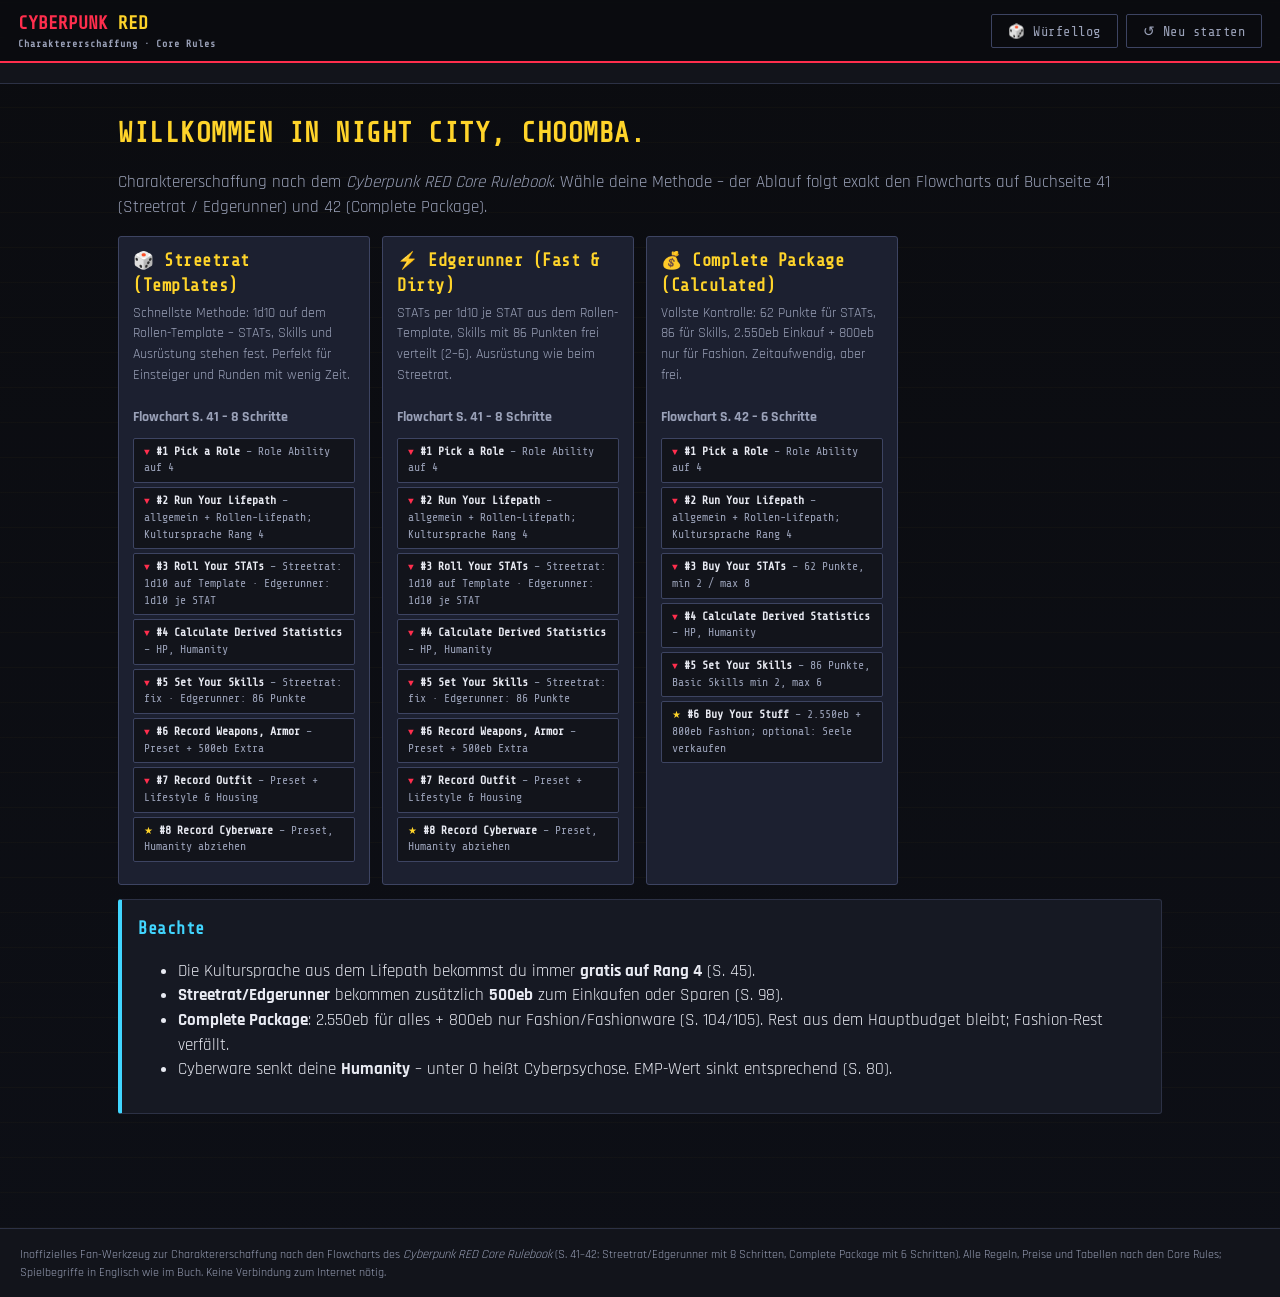
<file: index.html>
<!DOCTYPE html>
<html lang="de">
<head>
<meta charset="UTF-8">
<meta name="viewport" content="width=device-width, initial-scale=1.0">
<title>Cyberpunk RED – Charaktererschaffung (Core Rules)</title>
<link rel="stylesheet" href="css/style.css">
<link rel="preconnect" href="https://fonts.googleapis.com">
<link href="https://fonts.googleapis.com/css2?family=Rajdhani:wght@400;600;700&family=Share+Tech+Mono&display=swap" rel="stylesheet">
</head>
<body>

<header class="topbar">
  <div class="brand">
    <span class="brand-red">CYBERPUNK</span> <span class="brand-yellow">RED</span>
    <span class="brand-sub">Charaktererschaffung · Core Rules</span>
  </div>
  <div class="topbar-actions">
    <button id="btn-dicelog" class="btn btn-ghost" type="button">🎲 Würfellog</button>
    <button id="btn-reset" class="btn btn-ghost btn-danger" type="button">↺ Neu starten</button>
  </div>
</header>

<nav id="stepper" class="stepper" aria-label="Schritte"></nav>

<main id="main">

  <!-- START -->
  <section id="screen-start" class="screen">
    <div class="wrap" id="start-content"></div>
  </section>

  <!-- SCHRITT 1: ROLLE -->
  <section id="screen-role" class="screen hidden">
    <div class="wrap" id="role-content"></div>
  </section>

  <!-- SCHRITT 2: LIFEPATH -->
  <section id="screen-lifepath" class="screen hidden">
    <div class="wrap" id="lifepath-content"></div>
  </section>

  <!-- SCHRITT 3: STATS -->
  <section id="screen-stats" class="screen hidden">
    <div class="wrap" id="stats-content"></div>
  </section>

  <!-- SCHRITT 4: ABGELEITETE WERTE -->
  <section id="screen-derived" class="screen hidden">
    <div class="wrap" id="derived-content"></div>
  </section>

  <!-- SCHRITT 5: SKILLS -->
  <section id="screen-skills" class="screen hidden">
    <div class="wrap" id="skills-content"></div>
  </section>

  <!-- SCHRITTE 6–8: AUSRÜSTUNG (Streetrat / Edgerunner) -->
  <section id="screen-equip" class="screen hidden">
    <div class="wrap" id="equip-content"></div>
  </section>

  <!-- SCHRITT 6: EINKAUF (Complete Package) -->
  <section id="screen-shop" class="screen hidden">
    <div class="wrap" id="shop-content"></div>
  </section>

  <!-- CHARAKTERBOGEN -->
  <section id="screen-sheet" class="screen hidden">
    <div class="wrap" id="sheet-content"></div>
  </section>

</main>

<!-- WÜRFELLOG -->
<aside id="dicelog" class="dicelog hidden" aria-label="Würfellog">
  <div class="dicelog-head">
    <strong>🎲 Würfellog</strong>
    <button id="btn-dicelog-close" class="btn btn-ghost btn-small" type="button">✕</button>
  </div>
  <div id="dicelog-entries" class="dicelog-entries"></div>
</aside>

<div id="toast" class="toast hidden"></div>

<footer class="footer">
  Inoffizielles Fan-Werkzeug zur Charaktererschaffung nach den Flowcharts des
  <em>Cyberpunk RED Core Rulebook</em> (S.&nbsp;41–42: Streetrat/Edgerunner mit 8 Schritten,
  Complete Package mit 6 Schritten). Alle Regeln, Preise und Tabellen nach den Core Rules;
  Spielbegriffe in Englisch wie im Buch. Keine Verbindung zum Internet nötig.
</footer>

<script src="js/data.js"></script>
<script src="js/lifepath.js"></script>
<script src="js/app.js"></script>
<script src="js/vendor/pdf-lib.min.js"></script>
<script src="js/sheet-pdf-b64.js"></script>
<script src="js/sheet-pdf.js"></script>
<script src="js/sheet-alt-data.js"></script>
<script src="js/sheet-alt-bg-b64.js"></script>
<script src="js/sheet-alt.js"></script>
<script src="js/sheet-alt-pdf.js"></script>
</body>
</html>
</file>
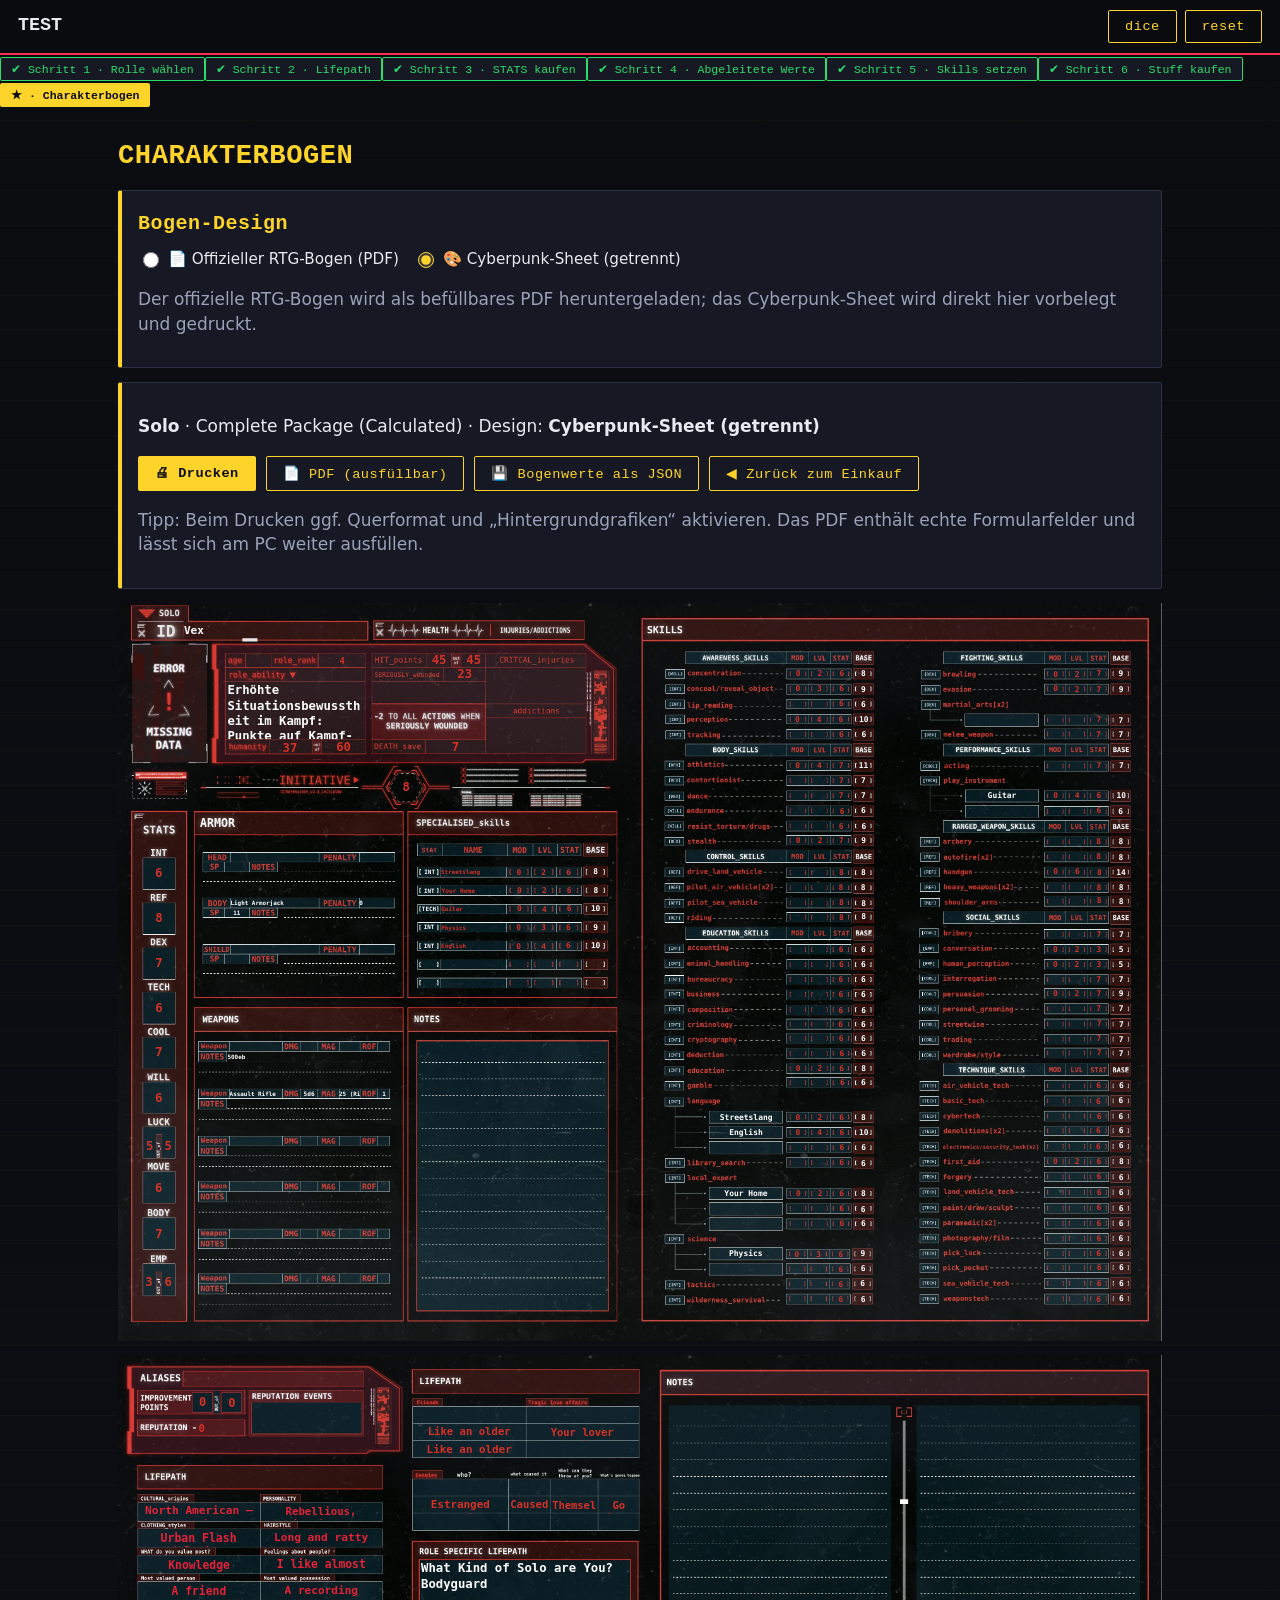
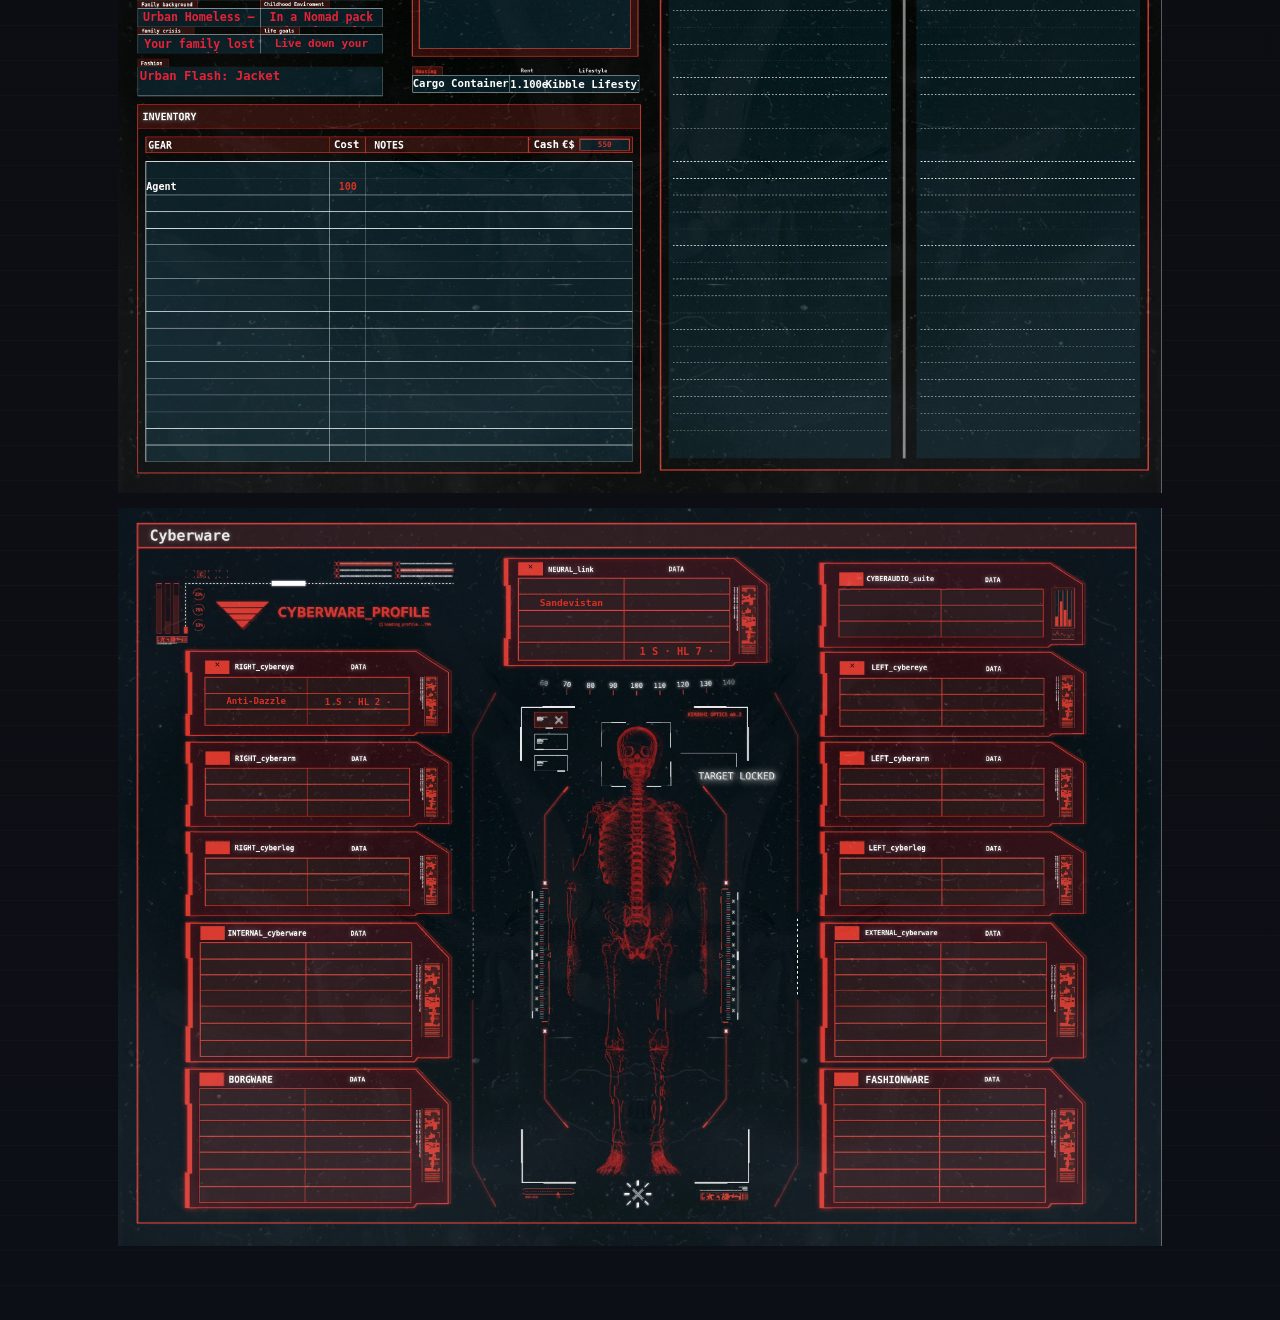
<file: test-harness.html>
<!DOCTYPE html>
<html lang="de">
<head><meta charset="UTF-8"><title>Test-Harness</title>
<link rel="stylesheet" href="css/style.css">
</head>
<body>
<header class="topbar"><div class="brand">TEST</div>
  <div class="topbar-actions">
    <button id="btn-dicelog" class="btn" type="button">dice</button>
    <button id="btn-reset" class="btn" type="button">reset</button>
  </div>
</header>
<nav id="stepper"></nav>
<main id="main">
  <section id="screen-start" class="screen"><div class="wrap" id="start-content"></div></section>
  <section id="screen-role" class="screen hidden"><div class="wrap" id="role-content"></div></section>
  <section id="screen-lifepath" class="screen hidden"><div class="wrap" id="lifepath-content"></div></section>
  <section id="screen-stats" class="screen hidden"><div class="wrap" id="stats-content"></div></section>
  <section id="screen-derived" class="screen hidden"><div class="wrap" id="derived-content"></div></section>
  <section id="screen-skills" class="screen hidden"><div class="wrap" id="skills-content"></div></section>
  <section id="screen-equip" class="screen hidden"><div class="wrap" id="equip-content"></div></section>
  <section id="screen-shop" class="screen hidden"><div class="wrap" id="shop-content"></div></section>
  <section id="screen-sheet" class="screen hidden"><div class="wrap" id="sheet-content"></div></section>
</main>
<aside id="dicelog" class="dicelog hidden"><div class="dicelog-head"><strong>log</strong>
  <button id="btn-dicelog-close" class="btn" type="button">x</button></div>
  <div id="dicelog-entries"></div></aside>
<div id="toast" class="toast hidden"></div>

<script src="js/data.js"></script>
<script src="js/lifepath.js"></script>
<script src="js/app.js"></script>
<script src="js/vendor/pdf-lib.min.js"></script>
<script src="js/sheet-pdf-b64.js"></script>
<script src="js/sheet-pdf.js"></script>
<script src="js/sheet-alt-data.js"></script>
<script src="js/sheet-alt-bg-b64.js"></script>
<script src="js/sheet-alt.js"></script>
<script src="js/sheet-alt-pdf.js"></script>
<script>
(async function(){
  const out=[];
  const ok=m=>out.push("PASS "+m);
  const fail=m=>out.push("FAIL "+m);
  try{
    /* 0. deterministischer Start: Save entfernen (Wiederholungsläufe im selben Profil) */
    try{ localStorage.removeItem(SAVE_KEY); }catch(e){}
    S=freshState(null); renderAll();

    /* 1. Empty State (nach Reset, kein Save) */
    if($("#start-content").innerHTML.indexOf("Willkommen in Night City")>=0) ok("Start-Screen ohne Save gerendert");
    else fail("Start-Screen ohne Save");

    /* 2. Rolle */
    S=freshState("complete"); S.role="solo"; S.name="Vex";
    S.culturalLang="English";
    S.lp={culturalRegion:0,personality:0,clothingStyle:0,hairstyle:0,affectation:0,
      values:0,feelings:0,valuedPerson:0,valuedPossession:0,familyBackground:0,
      environment:0,familyCrisis:0,friendCount:1,friend_0:0,lifeGoal:0,role_0:0};
    S.lpDone=true;
    go("role");
    if($("#role-content").innerHTML.indexOf("Pick a Role")>=0) ok("Role-Screen");
    else fail("Role-Screen");

    /* 3. Lifepath rendert */
    go("lifepath");
    if($("#lifepath-content").innerHTML.indexOf("Cultural Origins")>=0) ok("Lifepath-Screen");
    else fail("Lifepath-Screen");

    /* 4. CP Stats */
    S.step="stats"; S.statMode=null; S.stats={}; renderAll();
    if($("#stats-content").innerHTML.indexOf("62 Punkte")>=0) ok("CP-Stats Screen");
    else fail("CP-Stats Screen");
    if(CPR.STATS.every(st=>S.stats[st]===2)) ok("CP-Stats auf 2 geseedet");
    else fail("CP-Stats Seed");
    S.stats.BODY=6; S.stats.WILL=6; S.stats.EMP=8;

    /* 5. Derived */
    go("derived");
    const dv=derived();
    if(dv.hp===10+5*Math.ceil((6+6)/2)) ok("HP="+dv.hp+" (40 erwartet)");
    else fail("HP="+dv.hp);
    if(dv.sw===20&&dv.deathSave===6) ok("SW/DeathSave");
    else fail("SW="+dv.sw+" DS="+dv.deathSave);
    if($("#derived-content").innerHTML.indexOf("Humanity")>=0) ok("Derived-Screen");
    else fail("Derived-Screen");

    /* 6. CP Skills */
    go("skills");
    if(Object.keys(S.skills).length===13) ok("CP-Skills: 13 Basic geseedet");
    else fail("CP-Seed="+Object.keys(S.skills).length);
    S.skills["Handgun"]=4;
    renderSkills();
    if($("#skills-content").innerHTML.indexOf("Handgun")>=0) ok("CP-Skills Screen + Handgun");
    else fail("CP-Skills Screen");
    const usedCP=skillPts(Object.keys(S.skills));
    if(usedCP===13*2+4) ok("CP-Punkte="+usedCP+" (30 erwartet)");
    else fail("CP-Punkte="+usedCP);

    /* 7. Shop + Budgets */
    go("shop");
    if($("#shop-content").innerHTML.indexOf("2.550")>=0||$("#shop-content").innerHTML.indexOf("2.550eb")>=0) ok("Shop-Screen");
    else fail("Shop-Screen");
    addBuy({cat:"weapon",name:"Assault Rifle",cost:500});
    addBuy({cat:"fashion",name:"Urban Flash: Jacket",cost:100});
    addBuy({cat:"cyberware",name:"Neural Link",cost:500,hl:7,slots:0});
    renderShop();
    let b=cpBudgets();
    if(b.fashionRem===700) ok("Fashion-Budget=700");
    else fail("Fashion="+b.fashionRem);
    if(b.mainRem===1550) ok("Main-Budget=1550");
    else fail("Main="+b.mainRem);
    /* Seele verkaufen */
    S.sellSoul=true; b=cpBudgets();
    if(b.soulRem===1000&&b.mainRem===2050) ok("Soul-Budget korrekt (1000/2050)");
    else fail("Soul="+b.soulRem+" Main="+b.mainRem);
    /* Humanity */
    const dv2=derived();
    if(dv2.humanity===80-7) ok("Humanity=73 nach Neural Link");
    else fail("Humanity="+dv2.humanity);
    /* Warnungen */
    addBuy({cat:"cyberware",name:"Anti-Dazzle",cost:100,hl:2,slots:1,req:"Cybereye"});
    addBuy({cat:"cyberware",name:"Kerenzikov",cost:500,hl:14,slots:1,req:"Neural Link"});
    addBuy({cat:"cyberware",name:"Sandevistan",cost:500,hl:7,slots:1,req:"Neural Link"});
    renderShop();
    const w=cyberWarnings();
    if(w.length>=3&&w.some(x=>x.indexOf("Anti-Dazzle")>=0)&&w.some(x=>x.indexOf("Speedware")>=0))
      ok("Cyber-Warnungen korrekt ("+w.length+")");
    else fail("Cyber-Warnungen: "+w.join(" | "));

    /* 8. Sheet (CP) */
    go("sheet");
    if($("#sheet-content").innerHTML.indexOf("Charakterbogen")>=0) ok("Sheet-Screen");
    else fail("Sheet-Screen");
    if($("#sheet-content").innerHTML.indexOf("Assault Rifle")>=0) ok("Sheet zeigt Waffen");
    else fail("Sheet Waffen");
    if($("#sheet-content").innerHTML.indexOf("Urban Flash")>=0) ok("Sheet zeigt Fashion");
    else fail("Sheet Fashion");

    /* 9. Streetrat-Flow */
    S=freshState("streetrat"); S.role="rockerboy"; S.name="Riff";
    S.culturalLang="English";
    S.lp={culturalRegion:2,culturalLang:null,personality:1,clothingStyle:3,hairstyle:1,
      affectation:5,values:6,feelings:2,valuedPerson:3,valuedPossession:7,
      familyBackground:8,environment:2,familyCrisis:1,friendCount:2,friend_0:4,friend_1:7,
      enemyCount:1,enemyType_0:3,enemyCause_0:2,enemyWronged_0:"them",enemyRes_0:5,enemyRevenge_0:1,
      loveCount:1,love_0:6,lifeGoal:4,role_0:2};
    S.lpDone=true;
    S.statTplIdx=0;
    const row=CPR.STAT_TEMPLATES.rockerboy[0];
    CPR.STATS.forEach((st,i)=>S.stats[st]=row[i]);
    go("stats");
    if($("#stats-content").innerHTML.indexOf("Template-Wurf")>=0) ok("SR-Stats Screen");
    else fail("SR-Stats Screen");
    go("skills");
    if($("#skills-content").innerHTML.indexOf("Composition")>=0&&$("#skills-content").innerHTML.indexOf("Streetrat Skills")>=0)
      ok("SR-Skills fix (Composition etc.)");
    else fail("SR-Skills");
    S.skillChoices["Play Instrument (choose 1)"]="Guitar";
    go("equip");
    if($("#equip-content").innerHTML.indexOf("Weapons &amp; Armor")>=0||$("#equip-content").innerHTML.indexOf("Weapons")>=0) ok("Equip-Screen");
    else fail("Equip-Screen");
    S.equipTab="outfit"; go("equip");
    if($("#equip-content").innerHTML.indexOf("Lifestyle")>=0) ok("Outfit-Tab + Lifestyle");
    else fail("Outfit-Tab");
    S.equipTab="cyber"; go("equip");
    if($("#equip-content").innerHTML.indexOf("Humanity")>=0) ok("Cyber-Tab + Humanity");
    else fail("Cyber-Tab");
    const dvSR=derived();
    if(dvSR.humanity===row[9]*10-9) ok("SR-Humanity="+dvSR.humanity+" (71 erwartet)");
    else fail("SR-Humanity="+dvSR.humanity+" EMP="+row[9]);
    /* Preset-Radio simulieren: rockerboy-Cyber hat keine opt – stattdessen SR-Budget testen */
    addBuy({cat:"weapon",name:"Heavy Pistol",cost:100});
    if(eqCanAfford({cost:400})) ok("SR 500eb: 400 passt noch");
    else fail("SR Budget zu knapp");
    if(!eqCanAfford({cost:401})) ok("SR 500eb: 401 zu viel");
    else fail("SR Budget ueberziehbar");
    go("sheet");
    if($("#sheet-content").innerHTML.indexOf("Heavy Pistol")>=0&&$("#sheet-content").innerHTML.indexOf("Chemskin")>=0)
      ok("SR-Sheet zeigt Kauf + Preset-Cyber");
    else fail("SR-Sheet");

    /* 10. Edgerunner-Flow */
    S=freshState("edgerunner"); S.role="solo"; S.name="Kesha";
    S.culturalLang="German";
    S.statRolls={};
    CPR.STATS.forEach(st=>S.statRolls[st]=3);
    CPR.STATS.forEach((st,i)=>S.stats[st]=CPR.STAT_TEMPLATES.solo[2][i]);
    go("stats");
    if($("#stats-content").innerHTML.indexOf("1d10 je STAT")>=0) ok("ER-Stats Screen");
    else fail("ER-Stats Screen");
    go("skills");
    const erList=CPR.BASIC_SKILLS.concat(CPR.EDGERUNNER_SKILLS.solo);
    if(Object.keys(S.skills).length===20) ok("ER: 20 Skills geseedet");
    else fail("ER-Seed="+Object.keys(S.skills).length);
    if(skillPts(erList)===42) ok("ER-Basispunkte=42 (Autofire x2)");
    else fail("ER-Punkte="+skillPts(erList));
    S.skills["Handgun"]=6;
    if(skillPts(erList)===46) ok("ER +4 Handgun = 46");
    else fail("ER+4="+skillPts(erList));
    if(cpCanAfford===undefined) ok("dummy");

    /* 11. Soul-Preset bei solo (Edgerunner) */
    S.step="equip"; S.equipTab="cyber"; renderAll();
    if($("#equip-content").innerHTML.indexOf("Sandevistan")>=0&&$("#equip-content").innerHTML.indexOf("Wolvers")>=0)
      ok("Solo-Cyber-Preset oder-Option");
    else fail("Solo-Cyber-Preset");

    /* 11b. Klick-Tests: Preset-Radio */
    const radios=$$("#equip-content input[type=radio][name='p_cyber_2']");
    if(radios.length===2){
      radios[1].click();
      if(S.presetChoices.cyber[2]===1) ok("Preset-Radio-Klick (Wolvers gewählt)");
      else fail("Preset-Radio: "+S.presetChoices.cyber[2]);
    } else fail("Preset-Radios nicht gefunden ("+radios.length+")");

    /* 11c. Klick-Tests: CP-Stat-Stepper */
    S=freshState("complete"); S.role="netrunner"; S.culturalLang="English";
    S.stats={}; go("stats");
    const incBtn=$$("#stats-content [data-stinc]")[0];
    incBtn.click();
    if(S.stats.INT===3) ok("CP-STAT-Stepper-Klick (INT 3)");
    else fail("CP-STAT-Stepper: INT="+S.stats.INT);

    /* 11d. Klick-Tests: Shop kaufen/qty */
    go("shop");
    const addBtn=$$("#shop-content [data-addidx]")[0];
    const before=S.buys.length;
    addBtn.click();
    if(S.buys.length===before+1) ok("Shop-Kaufen-Klick ("+S.buys[0].name+")");
    else fail("Shop-Kaufen-Klick");
    const decBtn=$$("#shop-content [data-qtydec]")[0];
    decBtn.click();
    if(S.buys.length===before) ok("Qty-Minus-Klick entfernt Einzelstück");
    else fail("Qty-Minus-Klick: "+S.buys.length+" vs "+before);

    /* 11e. Klick-Tests: ER-Skill-Stepper */
    S=freshState("edgerunner"); S.role="solo"; S.culturalLang="German";
    S.statRolls={}; CPR.STATS.forEach(st=>S.statRolls[st]=3);
    CPR.STATS.forEach((st,i)=>S.stats[st]=CPR.STAT_TEMPLATES.solo[2][i]);
    go("skills");
    const skillPlus=$$("#skills-content button[data-erskill][data-dir='1']")[0];
    skillPlus.click();
    const firstSkill=Object.keys(S.skills)[0];
    if(S.skills[firstSkill]===3) ok("ER-Skill-Stepper-Klick ("+firstSkill+"=3)");
    else fail("ER-Skill-Stepper: "+firstSkill+"="+S.skills[firstSkill]);

    /* 11f. Equip: Tab-Wechsel per Klick */
    go("equip");
    $$("#equip-content [data-eqtab]")[1].click();
    if(S.equipTab==="outfit"&&$("#equip-content").innerHTML.indexOf("Lifestyle")>=0) ok("Equip-Tab-Klick");
    else fail("Equip-Tab-Klick: "+S.equipTab);

    /* 12. Wuerfellog & Toast */
    diceLog("test"); toast("test");
    if($("#dicelog-entries").innerHTML.indexOf("test")>=0) ok("Wuerfellog");
    else fail("Wuerfellog");

    /* 12b. PDF-Fuellmodul (offizieller RTG-Bogen) */
    if(typeof CPR.sheetPDFValues==="function") ok("sheet-pdf.js geladen (sheetPDFValues)");
    else fail("sheet-pdf.js fehlt");
    if(typeof PDFLib!=="undefined"&&PDFLib.PDFDocument) ok("pdf-lib geladen");
    else fail("pdf-lib fehlt");
    if(typeof window.CPR_SHEET_PDF_B64==="string"&&window.CPR_SHEET_PDF_B64.length>1500000)
      ok("RTG-Bogen eingebettet ("+Math.round(window.CPR_SHEET_PDF_B64.length/1000)+" KB Base64)");
    else fail("RTG-Bogen-Basis64 fehlt");
    if(typeof fillSheetPDF==="function") ok("fillSheetPDF global verfuegbar");
    else fail("fillSheetPDF fehlt");
    go("sheet");
    if($("#sheet-content").innerHTML.indexOf("btn-pdf")>=0) ok("Sheet-Screen hat PDF-Button");
    else fail("PDF-Button fehlt");
    S.name="Kesha"; /* 11e hatte freshState ohne Namen */
    const dvPDF=derived();
    const pdfRes=CPR.sheetPDFValues();
    if(pdfRes.values.Handle==="Kesha") ok("PDF: Handle=Kesha");
    else fail("PDF Handle="+pdfRes.values.Handle);
    if(pdfRes.values.Role==="Solo"&&pdfRes.values["Role Ability"]==="Combat Awareness"
      &&pdfRes.values["Role Ability Rank"]==="4") ok("PDF: Rolle/Ability/Rang");
    else fail("PDF Rolle: "+pdfRes.values.Role);
    if(["INT","REF","DEX","TECH","COOL","WILL","MOVE","BODY"]
      .every(k=>pdfRes.values[k]===String(S.stats[k]))) ok("PDF: 8 STAT-Felder gesetzt");
    else fail("PDF STATs unvollstaendig");
    if(pdfRes.values["LUCK MAX"]===String(S.stats.LUCK)
      &&pdfRes.values["LUCK CURRENT"]===String(S.stats.LUCK)) ok("PDF: LUCK MAX/CURRENT");
    else fail("PDF LUCK");
    if(pdfRes.values["Max HP"]===String(dvPDF.hp)&&pdfRes.values["Current HP"]===String(dvPDF.hp)
      &&pdfRes.values["Seriously Wounded Threshhold"]===String(dvPDF.sw)
      &&pdfRes.values["Death Save"]===String(dvPDF.deathSave))
      ok("PDF: HP/SW/DS ("+dvPDF.hp+"/"+dvPDF.sw+"/"+dvPDF.deathSave+")");
    else fail("PDF HP/SW/DS");
    if(pdfRes.values["Max Humanity"]===String(dvPDF.humMax)
      &&pdfRes.values["Current Humanity"]===String(dvPDF.humanity)
      &&pdfRes.values["EMP MAX"]===String(S.stats.EMP)
      &&pdfRes.values.EMP===String(dvPDF.empEff))
      ok("PDF: Humanity "+dvPDF.humanity+"/"+dvPDF.humMax+", EMP "+dvPDF.empEff+" (MAX "+S.stats.EMP+")");
    else fail("PDF Humanity/EMP");
    /* Skill-Totals: erster Skill (Athletics) wurde per Stepper auf 3 erhoeht */
    const fs1=Object.keys(S.skills)[0];
    const stat1=skillStat(fs1)==="EMP"?dvPDF.empEff:S.stats[skillStat(fs1)];
    const totField1=(SP_SKILL_FIELDS[fs1]&&SP_SKILL_FIELDS[fs1][1])
      ||(SP_FIXED_ROWS[fs1]&&SP_FIXED_ROWS[fs1][1])||null;
    if(totField1&&pdfRes.values[totField1]===String(stat1+3)) ok("PDF: "+fs1+" Total="+pdfRes.values[totField1]);
    else fail("PDF "+fs1+" Total="+(totField1?pdfRes.values[totField1]:"(kein Feld)"));
    if(pdfRes.values["Lang Street Slang Total"]===String(S.stats.INT+2))
      ok("PDF: Streetslang Total="+pdfRes.values["Lang Street Slang Total"]+" (INT-basiert)");
    else fail("PDF Streetslang Total="+pdfRes.values["Lang Street Slang Total"]);
    if(pdfRes.values["Language 2"]==="German"&&pdfRes.values["Lang 2 Total"]===String(S.stats.INT+4))
      ok("PDF: Kultur-Sprache German (Total "+pdfRes.values["Lang 2 Total"]+")");
    else fail("PDF Kultur-Sprache: "+pdfRes.values["Language 2"]+"/"+pdfRes.values["Lang 2 Total"]);
    /* Waffen-Zeilen aus Solo-Preset (keine opt-Auswahl -> Index 0) */
    if(pdfRes.values.WEAPONRow1==="Assault Rifle"&&pdfRes.values.DMGRow1==="5d6"
      &&pdfRes.values.AMMORow1==="25 (Rifle)"&&pdfRes.values.ROFRow1==="1") ok("PDF: Waffenzeile 1 Assault Rifle");
    else fail("PDF Waffe1: "+pdfRes.values.WEAPONRow1+"/"+pdfRes.values.DMGRow1);
    if(pdfRes.values.WEAPONRow2==="Very Heavy Pistol"&&pdfRes.values.WEAPONRow3==="Heavy Melee Weapon")
      ok("PDF: Waffenzeilen 2+3");
    else fail("PDF Waffen 2/3: "+pdfRes.values.WEAPONRow2+"/"+pdfRes.values.WEAPONRow3);
    /* Armor + Gear + Cash aus Solo-Preset */
    if(pdfRes.values["Body Armor"]==="Light Armorjack"&&pdfRes.values.SPBody==="11"
      &&pdfRes.values["Head Armor"]==="Light Armorjack"&&pdfRes.values.SPHead==="11")
      ok("PDF: Armorjack Body+Head SP11");
    else fail("PDF Armor: "+pdfRes.values["Body Armor"]+"/"+pdfRes.values.SPBody);
    if(pdfRes.values["Gear 1"]==="Agent") ok("PDF: Gear 1=Agent");
    else fail("PDF Gear1="+pdfRes.values["Gear 1"]);
    if(pdfRes.values.Cash==="500eb") ok("PDF: Cash=500eb (keine Kaeufe)");
    else fail("PDF Cash="+pdfRes.values.Cash);
    /* Cyberware-Seite 3: Solo-Preset Biomonitor(Fashionware)/Neural Link/Sandevistan */
    if(pdfRes.values.FW1==="Biomonitor"&&pdfRes.values["NLink 1"]==="Sandevistan")
      ok("PDF: Cyber FW1/NLink1");
    else fail("PDF Cyber: FW1="+pdfRes.values.FW1+" NLink1="+pdfRes.values["NLink 1"]);
    if(pdfRes.checks.indexOf("Link Box")>=0) ok("PDF: Checkbox Neural Link");
    else fail("PDF Link Box nicht angehakt: "+pdfRes.checks.join(","));
    if(pdfRes.values.Reputation==="0"&&pdfRes.values["Current IP"]==="0")
      ok("PDF: Reputation/IP=0 (S. 194)");
    else fail("PDF Reputation/IP");
    if(typeof pdfRes.warns==="object") ok("PDF: "+pdfRes.warns.length+" Warnung(en) im Ergebnis");
    else fail("PDF warnt nicht korrekt");

    /* 12c. Alternativer Bogen (cyberpunk_sheets_getrennt) */
    if(typeof CPR.altSheetValues==="function") ok("sheet-alt.js geladen (altSheetValues)");
    else fail("sheet-alt.js fehlt");
    if(CPR.altSheetAvailable("solo")===true&&CPR.altSheetAvailable("medtech")===true
      &&CPR.altSheetAvailable("netrunner")===false) ok("Alt-Bogen nur fuer Solo+Medtech");
    else fail("Alt-Bogen-Verfuegbarkeit");
    S=freshState("complete"); S.role="solo"; S.name="Vex"; S.culturalLang="English";
    S.stats={INT:6,REF:8,DEX:7,TECH:6,COOL:7,WILL:6,LUCK:5,MOVE:6,BODY:7,EMP:6};
    S.skills={"Athletics":4,"Handgun":6,"Language (Streetslang)":2,"Local Expert (Your Home)":2,
      "Perception":4,"Conceal/Reveal Object":3,"Play Instrument (choose 1)":4,"Science (choose 1)":3,
      "Concentration":2,"Conversation":2,"Education":2,"Evasion":2,"First Aid":2,"Human Perception":2,
      "Persuasion":2,"Stealth":2,"Brawling":2};
    S.skillChoices={"Play Instrument (choose 1)":"Guitar","Science (choose 1)":"Physics"};
    S.lp={culturalRegion:0,personality:1,clothingStyle:2,affectation:3,hairstyle:1,values:4,feelings:2,
      valuedPerson:3,valuedPossession:5,familyBackground:6,environment:2,familyCrisis:1,
      friendCount:2,friend_0:0,friend_1:0,enemyType_0:2,enemyCause_0:1,enemyRes_0:3,enemyRevenge_0:2,
      love_0:1,lifeGoal:4,role_0:0};
    S.buys=[
      {cat:"weapon",name:"Assault Rifle",cost:500,qty:1},
      {cat:"armor",name:"Light Armorjack",cost:100,qty:1,loc:"Body"},
      {cat:"gear",name:"Agent",cost:100,qty:1},
      {cat:"fashion",name:"Urban Flash: Jacket",cost:100,qty:1},
      {cat:"cyberware",name:"Neural Link",cost:500,hl:7,slots:0,qty:1},
      {cat:"cyberware",name:"Sandevistan",cost:500,hl:7,slots:1,qty:1},
      {cat:"cyberware",name:"Cybereye",cost:100,hl:7,slots:0,found:true,qty:2},
      {cat:"cyberware",name:"Anti-Dazzle",cost:100,hl:2,slots:1,req:"Cybereye",qty:1}
    ];
    S.lpDone=true; S.skillsDone=true; S.shopDone=true;
    const altRes=CPR.altSheetValues("solo");
    const AV=altRes.values;
    if(AV.NAME1==="Vex"&&AV.INT==="6"&&AV.REF==="8") ok("Alt: NAME/STATs");
    else fail("Alt NAME/STATs: "+AV.NAME1+"/"+AV.INT+"/"+AV.REF);
    if(AV["ATLETHICS LVL"]==="4"&&AV["ATLETHICS BASE"]===String(7+4)
      &&AV["HANDGUN BASE"]===String(8+6)) ok("Alt: Skill LVL/BASE");
    else fail("Alt Skill: "+AV["ATLETHICS BASE"]+"/"+AV["HANDGUN BASE"]);
    if(AV["CONSEAL LVL"]==="3"&&AV["CONSEAL BASE"]===String(6+3)
      &&AV["LANGUAGE 1"]==="Streetslang"&&AV["LANGUAGE 2"]==="English"
      &&AV["INSTRUMENT 1"]==="Guitar"&&AV["science 1"]==="Physics")
      ok("Alt: Sprach-/Wahl-Skillfelder");
    else fail("Alt Sprach-/Wahl-Skills");
    if(AV["WEAPON 1"]==="Assault Rifle"&&AV["DMG 1"]==="5d6"
      &&AV["ARMOR 1"]==="Light Armorjack"&&AV["SP 1"]==="11"&&AV["GEAR 1"]!=null)
      ok("Alt: Waffen/Ruestung/Ausstattung");
    else fail("Alt Ausstattung: "+AV["WEAPON 1"]+"/"+AV["ARMOR 1"]+"/"+AV["SP 1"]);
    if(altRes.checks.indexOf("NEURALINK CHECK1")>=0
      &&altRes.checks.indexOf("CYBEREYE L CHECK1")>=0) ok("Alt: Checkboxen (Neural Link/Cybereye)");
    else fail("Alt Checkboxen: "+altRes.checks.join(","));
    S.sheetDesign="alt"; go("sheet");
    if(!!document.querySelector("#alt-sheet-host .alt-sheet")
      &&document.querySelectorAll("#alt-sheet-host .alt-page").length===3)
      ok("Alt: Solo-Bogen mit 3 Seiten gerendert");
    else fail("Alt Solo-Render");
    const altNameEl=document.querySelector('#alt-sheet-host input[name="NAME1"]');
    const altBaseEl=document.querySelector('#alt-sheet-host input[name="ATLETHICS BASE"]');
    if(altNameEl&&altNameEl.value==="Vex"&&altBaseEl&&altBaseEl.value===String(7+4))
      ok("Alt: DOM vorbefuellt + BASE nachgerechnet");
    else fail("Alt DOM: "+(altNameEl?altNameEl.value:"-")+"/"+(altBaseEl?altBaseEl.value:"-"));
    if($("#sheet-content").innerHTML.indexOf("Cyberpunk-Sheet (getrennt)")>=0)
      ok("Alt: Design-Auswahl im Sheet-Screen");
    else fail("Alt Design-Auswahl fehlt");

    /* 12d. Ausfuellbares PDF (Solo) */
    if(typeof CPR.buildAltSheetPDF==="function"
      &&typeof CPR.downloadAltSheetPDF==="function") ok("sheet-alt-pdf.js geladen");
    else fail("sheet-alt-pdf.js fehlt");
    if($("#sheet-content").innerHTML.indexOf("PDF (ausfüllbar)")>=0
      &&!!document.querySelector("#btn-alt-pdf")) ok("Alt: PDF-Button im Sheet-Screen");
    else fail("Alt PDF-Button fehlt");
    if(window.CPR_ALT_BG&&CPR_ALT_BG.solo&&CPR_ALT_BG.solo.length===3
      &&CPR_ALT_BG.medtech&&CPR_ALT_BG.medtech.length===3)
      ok("Alt-PDF: Hintergrundbilder eingebettet");
    else fail("Alt-PDF Hintergruende fehlen");
    const altPdf=await CPR.buildAltSheetPDF("solo");
    if(altPdf.pages===3&&altPdf.fields>=700&&altPdf.bytes.length>500000)
      ok("Alt-PDF: "+altPdf.pages+" Seiten, "+altPdf.fields+" Felder, "+
        Math.round(altPdf.bytes.length/1024)+" KB");
    else fail("Alt-PDF Build: "+altPdf.pages+"/"+altPdf.fields+"/"+altPdf.bytes.length);
    const altPdfDoc=await PDFLib.PDFDocument.load(altPdf.bytes);
    const altPdfForm=altPdfDoc.getForm();
    if(altPdfDoc.getPageCount()===3) ok("Alt-PDF: 3 Seiten ladbar");
    else fail("Alt-PDF Seiten: "+altPdfDoc.getPageCount());
    if(altPdfForm.getTextField("NAME1").getText()==="Vex"
      &&altPdfForm.getTextField("ATLETHICS BASE").getText()===String(7+4))
      ok("Alt-PDF: NAME/BASE vorbefuellt");
    else fail("Alt-PDF NAME/BASE");
    if(altPdfForm.getTextField("WEAPON 1").getText()==="Assault Rifle"
      &&altPdfForm.getTextField("SP 1").getText()==="11")
      ok("Alt-PDF: Waffe/Ruestung vorbefuellt");
    else fail("Alt-PDF Waffe/Ruestung");
    if(altPdfForm.getCheckBox("NEURALINK CHECK1").isChecked()
      &&altPdfForm.getCheckBox("CYBEREYE L CHECK1").isChecked())
      ok("Alt-PDF: Checkboxen gesetzt");
    else fail("Alt-PDF Checkboxen");

    S=freshState("complete"); S.role="medtech"; S.name="Doc"; S.culturalLang="German";
    S.stats={INT:8,REF:6,DEX:6,TECH:8,COOL:6,WILL:6,LUCK:5,MOVE:5,BODY:5,EMP:6};
    S.skills={"Athletics":2,"Brawling":2,"Concentration":2,"Conversation":2,"Education":2,"Evasion":2,
      "First Aid":6,"Human Perception":2,"Language (Streetslang)":2,"Local Expert (Your Home)":2,
      "Perception":2,"Persuasion":2,"Stealth":2,"Paramedic":4};
    S.sheetDesign="alt"; go("sheet");
    const altMed=CPR.altSheetValues("medtech");
    if(altMed.values.NAME1==="Doc"&&altMed.values["PARAMEDIC BASE"]===String(8+4)
      &&document.querySelectorAll("#alt-sheet-host .alt-page").length===3)
      ok("Alt: Medtech-Bogen (3 Seiten, Paramedic BASE)");
    else fail("Alt Medtech");
    S=freshState("complete"); S.role="netrunner"; S.sheetDesign="alt"; go("sheet");
    if(!!document.querySelector("#btn-pdf")&&!document.querySelector("#alt-sheet-host"))
      ok("Alt: Fallback auf offiziellen Bogen");
    else fail("Alt Fallback");
    S.role="solo"; /* fuer Save/Load-Test unten */

    /* 13. Save/Load rundet */
    S.name="Kesha2";
    save();
    if(load()&&S.name==="Kesha2"&&S.role==="solo") ok("Save/Load");
    else fail("Save/Load");
  }catch(e){ fail("EXCEPTION: "+e.message); }
  const pre=document.createElement("pre");
  pre.id="test-results";
  pre.textContent=out.join("\n");
  document.body.appendChild(pre);
  document.title="TESTS-DONE";
})();
</script>
</body>
</html>
</file>
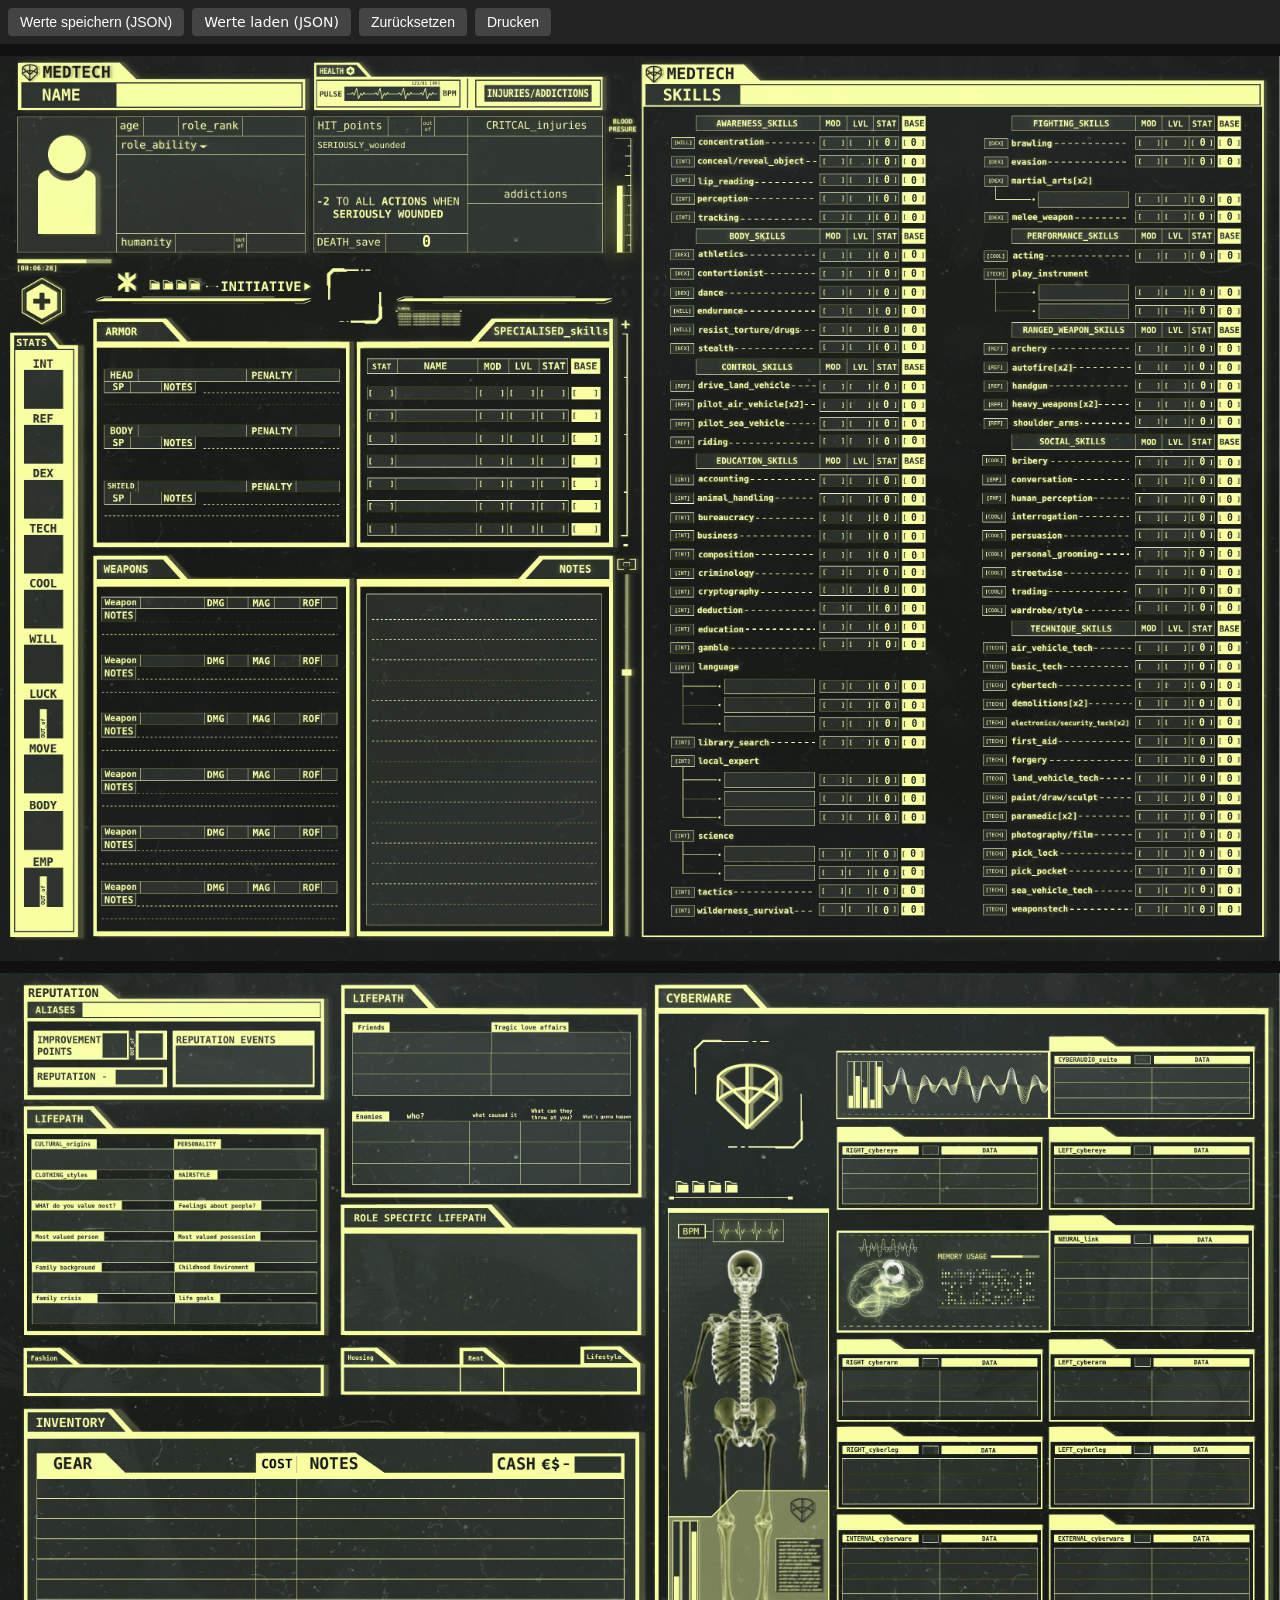
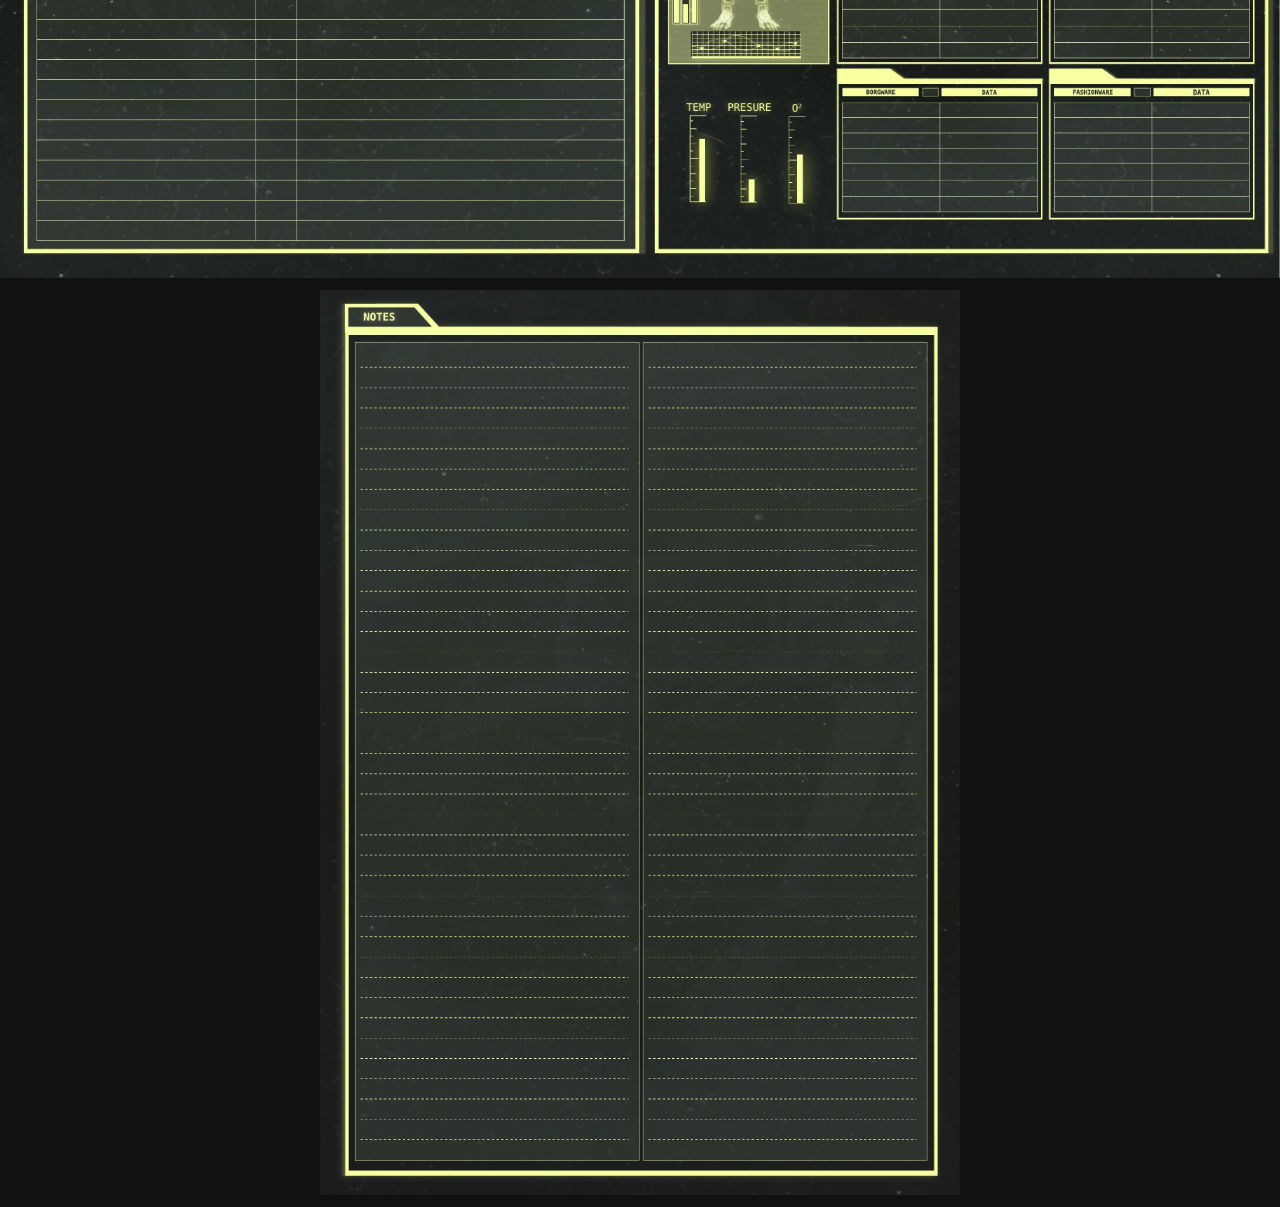
<file: cyberpunk_sheets_getrennt/medtech/medtech_sheet.html>
<!DOCTYPE html>
<html lang="de"><head><meta charset="utf-8">
<meta name="viewport" content="width=device-width, initial-scale=1">
<title>Cyberpunk RED – Medtech Sheet</title>
<style>
 body{margin:0;background:#111;color:#ccc;font-family:system-ui,sans-serif}
 #bar{position:sticky;top:0;z-index:99;background:#222;padding:8px;display:flex;gap:8px;flex-wrap:wrap}
 #bar button,#bar label{background:#444;color:#fff;border:0;padding:6px 12px;border-radius:4px;cursor:pointer;font-size:14px}
 .page{position:relative;margin:12px auto;max-width:100%;}
 .page img{display:block;width:100%;height:auto}
 .f{position:absolute;box-sizing:border-box;margin:0;padding:0;border:0;background:transparent;
    font-family:"Hack","DejaVu Sans Mono",ui-monospace,Menlo,Consolas,monospace;font-weight:bold;outline:none;overflow:hidden}
 .f:focus{background:rgba(255,255,255,.12)}
 textarea.f{resize:none;line-height:1.25;padding:2px}
 input[type=checkbox].f{appearance:none;cursor:pointer}
 input[type=checkbox].f:checked::after{content:"\2715";display:block;text-align:center;font-size:inherit;line-height:1;color:var(--c)}
 .f[readonly]{cursor:default}
 @media print{#bar{display:none}.page{margin:0;page-break-after:always}}
</style></head><body>
<div id="bar">
 <button id="save">Werte speichern (JSON)</button>
 <label>Werte laden (JSON)<input id="load" type="file" accept=".json" hidden></label>
 <button id="reset">Zurücksetzen</button><button onclick="print()">Drucken</button>
</div>
<div id="root"></div>
<script>
const SHEET = {"sheet": "medtech", "pages": [{"page": 1, "width_pt": 1190.55, "height_pt": 841.89, "background": "medtech_page-1.webp"}, {"page": 2, "width_pt": 1190.55, "height_pt": 841.89, "background": "medtech_page-2.webp"}, {"page": 3, "width_pt": 595.276, "height_pt": 841.89, "background": "medtech_page-3.webp"}], "fields": [{"name": "NAME1", "page": 1, "x_pct": 9.1476, "y_pct": 2.9613, "w_pct": 14.3916, "h_pct": 2.6521, "rect_pt": [108.907, 794.631, 280.246, 816.959], "type": "text", "align": "left", "font": "DejaVuSansMono,Bold", "font_size_pt": 0.0, "color": "#292e29"}, {"name": "AGE1", "page": 1, "x_pct": 11.1998, "y_pct": 6.6872, "w_pct": 2.7184, "h_pct": 2.0772, "rect_pt": [133.339, 768.103, 165.703, 785.591], "type": "text", "align": "center", "font": "Hack,Bold", "font_size_pt": 14.0, "color": "#f8ffa0"}, {"name": "RANK1", "page": 1, "x_pct": 18.9103, "y_pct": 6.7613, "w_pct": 4.9669, "h_pct": 2.093, "rect_pt": [225.136, 767.346, 284.269, 784.967], "type": "text", "align": "center", "font": "Hack,Bold", "font_size_pt": 14.0, "color": "#f8ffa0"}, {"name": "ROLE ABILITY DESCRIPTION1", "page": 1, "x_pct": 9.0894, "y_pct": 10.8844, "w_pct": 14.7071, "h_pct": 8.6267, "rect_pt": [108.214, 677.628, 283.309, 750.255], "type": "textarea", "align": "left", "font": "DejaVuSansMono,Bold", "font_size_pt": 0.0, "color": "#f8ffa0"}, {"name": "HUMANITY LEFT1", "page": 1, "x_pct": 13.69, "y_pct": 19.5176, "w_pct": 4.5688, "h_pct": 2.0929, "rect_pt": [162.986, 659.953, 217.38, 677.573], "type": "text", "align": "center", "font": "Hack,Bold", "font_size_pt": 14.0, "color": "#f8ffa0"}, {"name": "HUMANITY RIGHT1", "page": 1, "x_pct": 19.241, "y_pct": 19.5072, "w_pct": 4.5688, "h_pct": 2.0775, "rect_pt": [229.074, 660.171, 283.468, 677.661], "type": "text", "align": "center", "font": "Hack,Bold", "font_size_pt": 14.0, "color": "#f8ffa0"}, {"name": "HP LEFT1", "page": 1, "x_pct": 30.3099, "y_pct": 6.6426, "w_pct": 2.6081, "h_pct": 2.1086, "rect_pt": [360.855, 768.215, 391.906, 785.967], "type": "text", "align": "center", "font": "Hack,Bold", "font_size_pt": 14.0, "color": "#f8ffa0"}, {"name": "HP RIGHT1", "page": 1, "x_pct": 33.915, "y_pct": 6.6216, "w_pct": 2.5749, "h_pct": 2.1243, "rect_pt": [403.775, 768.259, 434.431, 786.143], "type": "text", "align": "center", "font": "Hack,Bold", "font_size_pt": 14.0, "color": "#f8ffa0"}, {"name": "DEATH SAVE1", "page": 1, "x_pct": 30.1261, "y_pct": 19.5384, "w_pct": 6.375, "h_pct": 2.015, "rect_pt": [358.666, 660.434, 434.563, 677.398], "type": "text", "align": "center", "font": "Hack,Bold", "font_size_pt": 14.0, "color": "#f8ffa0", "default": "0"}, {"name": "CRITIAL INJURIES1", "page": 1, "x_pct": 36.501, "y_pct": 8.7294, "w_pct": 10.5098, "h_pct": 5.3754, "rect_pt": [434.563, 723.143, 559.687, 768.398], "type": "textarea", "align": "left", "font": "DejaVuSansMono,Bold", "font_size_pt": 0.0, "color": "#f8ffa0"}, {"name": "ADDICTIONS1", "page": 1, "x_pct": 36.4827, "y_pct": 16.1893, "w_pct": 10.5318, "h_pct": 5.3442, "rect_pt": [434.345, 660.602, 559.731, 705.594], "type": "textarea", "align": "left", "font": "DejaVuSansMono,Bold", "font_size_pt": 0.0, "color": "#f8ffa0"}, {"name": "ARMOR 2", "page": 1, "x_pct": 10.7732, "y_pct": 34.5733, "w_pct": 8.4608, "h_pct": 1.2919, "rect_pt": [128.26, 539.945, 228.99, 550.821], "type": "text", "align": "left", "font": "DejaVuSansMono,Bold", "font_size_pt": 0.0, "color": "#f8ffa0"}, {"name": "PENALTY 2", "page": 1, "x_pct": 23.0782, "y_pct": 34.6202, "w_pct": 3.4174, "h_pct": 1.2919, "rect_pt": [274.757, 539.55, 315.443, 550.426], "type": "textarea", "align": "left", "font": "DejaVuSansMono,Bold", "font_size_pt": 0.0, "color": "#f8ffa0"}, {"name": "SP 2", "page": 1, "x_pct": 10.1773, "y_pct": 35.8592, "w_pct": 2.4021, "h_pct": 1.2919, "rect_pt": [121.166, 529.119, 149.764, 539.995], "type": "text", "align": "center", "font": "Hack,Bold", "font_size_pt": 0.0, "color": "#f8ffa0"}, {"name": "NOTES 1 TOP1", "page": 1, "x_pct": 15.3036, "y_pct": 35.8694, "w_pct": 10.6348, "h_pct": 1.2919, "rect_pt": [182.197, 529.033, 308.81, 539.909], "type": "textarea", "align": "left", "font": "DejaVuSansMono,Bold", "font_size_pt": 0.0, "color": "#f8ffa0"}, {"name": "NOTES 1 BOTTOM1", "page": 1, "x_pct": 8.1246, "y_pct": 37.1701, "w_pct": 18.4262, "h_pct": 1.2919, "rect_pt": [96.727, 518.083, 316.1, 528.959], "type": "textarea", "align": "left", "font": "DejaVuSansMono,Bold", "font_size_pt": 0.0, "color": "#f8ffa0"}, {"name": "NOTES 2 BOTTOM1", "page": 1, "x_pct": 8.1025, "y_pct": 43.3345, "w_pct": 18.4261, "h_pct": 1.2919, "rect_pt": [96.465, 466.185, 315.837, 477.061], "type": "textarea", "align": "left", "font": "DejaVuSansMono,Bold", "font_size_pt": 0.0, "color": "#f8ffa0"}, {"name": "SP 1", "page": 1, "x_pct": 10.1588, "y_pct": 42.0288, "w_pct": 2.4022, "h_pct": 1.2919, "rect_pt": [120.946, 477.178, 149.545, 488.054], "type": "text", "align": "center", "font": "Hack,Bold", "font_size_pt": 0.0, "color": "#f8ffa0"}, {"name": "NOTES 2 TOP1", "page": 1, "x_pct": 15.3146, "y_pct": 42.0806, "w_pct": 10.6348, "h_pct": 1.2919, "rect_pt": [182.328, 476.742, 308.941, 487.618], "type": "textarea", "align": "left", "font": "DejaVuSansMono,Bold", "font_size_pt": 0.0, "color": "#f8ffa0"}, {"name": "PENALTY 1", "page": 1, "x_pct": 23.0892, "y_pct": 40.697, "w_pct": 3.4174, "h_pct": 1.2919, "rect_pt": [274.888, 488.39, 315.574, 499.266], "type": "textarea", "align": "left", "font": "DejaVuSansMono,Bold", "font_size_pt": 0.0, "color": "#f8ffa0"}, {"name": "ARMOR 1", "page": 1, "x_pct": 10.7511, "y_pct": 40.697, "w_pct": 8.505, "h_pct": 1.2919, "rect_pt": [127.997, 488.39, 229.253, 499.266], "type": "text", "align": "left", "font": "DejaVuSansMono,Bold", "font_size_pt": 0.0, "color": "#f8ffa0"}, {"name": "NOTES 3 BOTTOM1", "page": 1, "x_pct": 8.1246, "y_pct": 49.5926, "w_pct": 18.4262, "h_pct": 1.2919, "rect_pt": [96.727, 413.499, 316.1, 424.375], "type": "textarea", "align": "left", "font": "DejaVuSansMono,Bold", "font_size_pt": 0.0, "color": "#f8ffa0"}, {"name": "NOTES 3 TOP1", "page": 1, "x_pct": 15.2925, "y_pct": 48.2043, "w_pct": 10.6348, "h_pct": 1.2919, "rect_pt": [182.065, 425.187, 308.678, 436.063], "type": "textarea", "align": "left", "font": "DejaVuSansMono,Bold", "font_size_pt": 0.0, "color": "#f8ffa0"}, {"name": "SP 4", "page": 1, "x_pct": 10.1552, "y_pct": 48.266, "w_pct": 2.4022, "h_pct": 1.2919, "rect_pt": [120.903, 424.667, 149.502, 435.543], "type": "textarea", "align": "center", "font": "Hack,Bold", "font_size_pt": 0.0, "color": "#f8ffa0"}, {"name": "PENALTY 4", "page": 1, "x_pct": 23.1113, "y_pct": 46.9552, "w_pct": 3.4174, "h_pct": 1.2919, "rect_pt": [275.151, 435.703, 315.837, 446.579], "type": "textarea", "align": "left", "font": "DejaVuSansMono,Bold", "font_size_pt": 0.0, "color": "#f8ffa0"}, {"name": "ARMOR 4", "page": 1, "x_pct": 10.7401, "y_pct": 46.9706, "w_pct": 8.5049, "h_pct": 1.2919, "rect_pt": [127.866, 435.573, 229.121, 446.449], "type": "text", "align": "left", "font": "DejaVuSansMono,Bold", "font_size_pt": 0.0, "color": "#f8ffa0"}, {"name": "WEAPON 2", "page": 1, "x_pct": 10.8893, "y_pct": 59.7882, "w_pct": 4.9846, "h_pct": 1.2919, "rect_pt": [129.642, 327.663, 188.986, 338.539], "type": "text", "align": "left", "font": "DejaVuSansMono,Bold", "font_size_pt": 0.0, "color": "#f8ffa0"}, {"name": "DMG 2", "page": 1, "x_pct": 17.6543, "y_pct": 59.8037, "w_pct": 1.6296, "h_pct": 1.2919, "rect_pt": [210.183, 327.533, 229.584, 338.409], "type": "text", "align": "center", "font": "Hack,Bold", "font_size_pt": 0.0, "color": "#f8ffa0"}, {"name": "MAG 2", "page": 1, "x_pct": 21.3512, "y_pct": 59.7725, "w_pct": 1.9938, "h_pct": 1.2919, "rect_pt": [254.197, 327.795, 277.934, 338.671], "type": "text", "align": "center", "font": "Hack,Bold", "font_size_pt": 0.0, "color": "#f8ffa0"}, {"name": "ROF 2", "page": 1, "x_pct": 25.0703, "y_pct": 59.8037, "w_pct": 1.2103, "h_pct": 1.2919, "rect_pt": [298.475, 327.533, 312.884, 338.409], "type": "text", "align": "center", "font": "Hack,Bold", "font_size_pt": 0.0, "color": "#f8ffa0"}, {"name": "WEAPON NOTES 1 TOP1", "page": 1, "x_pct": 10.6575, "y_pct": 61.2084, "w_pct": 15.6672, "h_pct": 1.2919, "rect_pt": [126.883, 315.707, 313.409, 326.583], "type": "text", "align": "left", "font": "DejaVuSansMono,Bold", "font_size_pt": 0.0, "color": "#f8ffa0"}, {"name": "WEAPON NOTES 1 BOTTOM1", "page": 1, "x_pct": 7.8655, "y_pct": 62.6128, "w_pct": 18.4482, "h_pct": 1.2919, "rect_pt": [93.643, 303.883, 313.278, 314.759], "type": "text", "align": "left", "font": "DejaVuSansMono,Bold", "font_size_pt": 0.0, "color": "#f8ffa0"}, {"name": "SPEC STAT LEFT 2", "page": 1, "x_pct": 29.0114, "y_pct": 36.6437, "w_pct": 1.6738, "h_pct": 1.2919, "rect_pt": [345.395, 522.514, 365.322, 533.39], "type": "text", "align": "center", "font": "Hack,Bold", "font_size_pt": 0.0, "color": "#f8ffa0"}, {"name": "SPEC SKILL NAME 2", "page": 1, "x_pct": 30.9169, "y_pct": 36.6437, "w_pct": 6.2941, "h_pct": 1.2919, "rect_pt": [368.081, 522.514, 443.015, 533.39], "type": "text", "align": "left", "font": "DejaVuSansMono,Bold", "font_size_pt": 0.0, "color": "#f8ffa0"}, {"name": "SPEC MOD 2", "page": 1, "x_pct": 37.5642, "y_pct": 36.6542, "w_pct": 1.6738, "h_pct": 1.2919, "rect_pt": [447.22, 522.426, 467.147, 533.302], "type": "text", "align": "center", "font": "Hack,Bold", "font_size_pt": 9.0, "color": "#f8ffa0"}, {"name": "SPEC LVL 2", "page": 1, "x_pct": 39.9368, "y_pct": 36.6386, "w_pct": 1.6738, "h_pct": 1.2919, "rect_pt": [475.468, 522.557, 495.395, 533.433], "type": "text", "align": "center", "font": "Hack,Bold", "font_size_pt": 9.0, "color": "#f8ffa0"}, {"name": "SPEC STAT RIGHT 2", "page": 1, "x_pct": 42.3316, "y_pct": 36.623, "w_pct": 1.6738, "h_pct": 1.2919, "rect_pt": [503.979, 522.689, 523.906, 533.565], "type": "text", "align": "center", "font": "Hack,Bold", "font_size_pt": 9.0, "color": "#f8ffa0"}, {"name": "SPEC BASE 2", "page": 1, "x_pct": 44.9066, "y_pct": 36.5865, "w_pct": 1.6738, "h_pct": 1.2919, "rect_pt": [534.635, 522.996, 554.563, 533.872], "type": "text", "align": "center", "font": "Hack,Bold", "font_size_pt": 9.0, "color": "#292e29"}, {"name": "SPEC BASE 1", "page": 1, "x_pct": 44.9286, "y_pct": 39.0991, "w_pct": 1.6738, "h_pct": 1.2919, "rect_pt": [534.898, 501.843, 554.825, 512.719], "type": "text", "align": "center", "font": "Hack,Bold", "font_size_pt": 9.0, "color": "#292e29"}, {"name": "SPEC STAT RIGHT 1", "page": 1, "x_pct": 42.3794, "y_pct": 39.1354, "w_pct": 1.6738, "h_pct": 1.292, "rect_pt": [504.548, 501.536, 524.475, 512.413], "type": "text", "align": "center", "font": "Hack,Bold", "font_size_pt": 9.0, "color": "#f8ffa0"}, {"name": "SPEC LVL 1", "page": 1, "x_pct": 40.0067, "y_pct": 39.1823, "w_pct": 1.6738, "h_pct": 1.2917, "rect_pt": [476.3, 501.143, 496.227, 512.018], "type": "text", "align": "center", "font": "Hack,Bold", "font_size_pt": 9.0, "color": "#f8ffa0"}, {"name": "SPEC MOD 1", "page": 1, "x_pct": 37.6119, "y_pct": 39.1198, "w_pct": 1.6738, "h_pct": 1.2919, "rect_pt": [447.789, 501.668, 467.716, 512.544], "type": "text", "align": "center", "font": "Hack,Bold", "font_size_pt": 9.0, "color": "#f8ffa0"}, {"name": "SPEC SKILL NAME 1", "page": 1, "x_pct": 30.9611, "y_pct": 39.1198, "w_pct": 6.2352, "h_pct": 1.3542, "rect_pt": [368.607, 501.143, 442.84, 512.544], "type": "text", "align": "left", "font": "DejaVuSansMono,Bold", "font_size_pt": 0.0, "color": "#f8ffa0"}, {"name": "SPEC STAT LEFT 1", "page": 1, "x_pct": 28.9782, "y_pct": 39.1823, "w_pct": 1.6738, "h_pct": 1.2917, "rect_pt": [345.0, 501.143, 364.928, 512.018], "type": "text", "align": "center", "font": "Hack,Bold", "font_size_pt": 0.0, "color": "#f8ffa0"}, {"name": "SPEC BASE 4", "page": 1, "x_pct": 44.9139, "y_pct": 41.6012, "w_pct": 1.6738, "h_pct": 1.2919, "rect_pt": [534.723, 480.778, 554.65, 491.654], "type": "text", "align": "center", "font": "Hack,Bold", "font_size_pt": 9.0, "color": "#292e29"}, {"name": "SPEC STAT RIGHT 4", "page": 1, "x_pct": 42.3684, "y_pct": 41.6221, "w_pct": 1.6738, "h_pct": 1.2919, "rect_pt": [504.417, 480.602, 524.344, 491.478], "type": "text", "align": "center", "font": "Hack,Bold", "font_size_pt": 9.0, "color": "#f8ffa0"}, {"name": "SPEC LVL 4", "page": 1, "x_pct": 40.0067, "y_pct": 41.6533, "w_pct": 1.6738, "h_pct": 1.2919, "rect_pt": [476.3, 480.339, 496.227, 491.215], "type": "text", "align": "center", "font": "Hack,Bold", "font_size_pt": 9.0, "color": "#f8ffa0"}, {"name": "SPEC MOD 4", "page": 1, "x_pct": 37.6009, "y_pct": 41.6221, "w_pct": 1.6738, "h_pct": 1.2919, "rect_pt": [447.658, 480.602, 467.585, 491.478], "type": "text", "align": "center", "font": "Hack,Bold", "font_size_pt": 9.0, "color": "#f8ffa0"}, {"name": "SPEC SKILL NAME 4", "page": 1, "x_pct": 30.9647, "y_pct": 41.6221, "w_pct": 6.25, "h_pct": 1.3074, "rect_pt": [368.65, 480.471, 443.059, 491.478], "type": "text", "align": "left", "font": "DejaVuSansMono,Bold", "font_size_pt": 0.0, "color": "#f8ffa0"}, {"name": "SPEC STAT LEFT 4", "page": 1, "x_pct": 28.9525, "y_pct": 41.6844, "w_pct": 1.6738, "h_pct": 1.2919, "rect_pt": [344.694, 480.077, 364.622, 490.953], "type": "textarea", "align": "center", "font": "Hack,Bold", "font_size_pt": 0.0, "color": "#f8ffa0"}, {"name": "SPEC BASE 3", "page": 1, "x_pct": 44.9139, "y_pct": 44.0982, "w_pct": 1.6738, "h_pct": 1.2919, "rect_pt": [534.723, 459.756, 554.65, 470.632], "type": "text", "align": "center", "font": "Hack,Bold", "font_size_pt": 9.0, "color": "#292e29"}, {"name": "SPEC STAT RIGHT 3", "page": 1, "x_pct": 42.2948, "y_pct": 44.1606, "w_pct": 1.6738, "h_pct": 1.2919, "rect_pt": [503.541, 459.23, 523.468, 470.106], "type": "text", "align": "center", "font": "Hack,Bold", "font_size_pt": 9.0, "color": "#f8ffa0"}, {"name": "SPEC LVL 3", "page": 1, "x_pct": 39.9331, "y_pct": 44.1919, "w_pct": 1.6738, "h_pct": 1.2919, "rect_pt": [475.424, 458.967, 495.351, 469.843], "type": "text", "align": "center", "font": "Hack,Bold", "font_size_pt": 9.0, "color": "#f8ffa0"}, {"name": "SPEC MOD 3", "page": 1, "x_pct": 37.5274, "y_pct": 44.1919, "w_pct": 1.6738, "h_pct": 1.2919, "rect_pt": [446.782, 458.967, 466.709, 469.843], "type": "text", "align": "center", "font": "Hack,Bold", "font_size_pt": 9.0, "color": "#f8ffa0"}, {"name": "SPEC SKILL NAME 3", "page": 1, "x_pct": 30.9611, "y_pct": 44.1399, "w_pct": 6.2867, "h_pct": 1.2919, "rect_pt": [368.607, 459.405, 443.453, 470.281], "type": "text", "align": "left", "font": "DejaVuSansMono,Bold", "font_size_pt": 0.0, "color": "#f8ffa0"}, {"name": "SPEC STAT LEFT 3", "page": 1, "x_pct": 28.9525, "y_pct": 44.0929, "w_pct": 1.6738, "h_pct": 1.2919, "rect_pt": [344.694, 459.8, 364.621, 470.676], "type": "textarea", "align": "center", "font": "Hack,Bold", "font_size_pt": 0.0, "color": "#f8ffa0"}, {"name": "SPEC BASE 6", "page": 1, "x_pct": 44.9139, "y_pct": 46.6264, "w_pct": 1.6738, "h_pct": 1.2919, "rect_pt": [534.723, 438.471, 554.65, 449.347], "type": "text", "align": "center", "font": "Hack,Bold", "font_size_pt": 9.0, "color": "#292e29"}, {"name": "SPEC STAT RIGHT 6", "page": 1, "x_pct": 42.2948, "y_pct": 46.6264, "w_pct": 1.6738, "h_pct": 1.2919, "rect_pt": [503.541, 438.471, 523.468, 449.347], "type": "text", "align": "center", "font": "Hack,Bold", "font_size_pt": 9.0, "color": "#f8ffa0"}, {"name": "SPEC LVL 6", "page": 1, "x_pct": 39.9331, "y_pct": 46.6576, "w_pct": 1.6738, "h_pct": 1.2919, "rect_pt": [475.424, 438.208, 495.351, 449.084], "type": "text", "align": "center", "font": "Hack,Bold", "font_size_pt": 9.0, "color": "#f8ffa0"}, {"name": "SPEC MOD 6", "page": 1, "x_pct": 37.5274, "y_pct": 46.6576, "w_pct": 1.6738, "h_pct": 1.2919, "rect_pt": [446.782, 438.208, 466.709, 449.084], "type": "text", "align": "center", "font": "Hack,Bold", "font_size_pt": 9.0, "color": "#f8ffa0"}, {"name": "SPEC SKILL NAME 6", "page": 1, "x_pct": 30.95, "y_pct": 46.637, "w_pct": 6.3088, "h_pct": 1.2919, "rect_pt": [368.475, 438.382, 443.584, 449.258], "type": "text", "align": "left", "font": "DejaVuSansMono,Bold", "font_size_pt": 0.0, "color": "#f8ffa0"}, {"name": "SPEC STAT LEFT 6", "page": 1, "x_pct": 28.9525, "y_pct": 46.6213, "w_pct": 1.6738, "h_pct": 1.2919, "rect_pt": [344.694, 438.514, 364.622, 449.39], "type": "text", "align": "center", "font": "Hack,Bold", "font_size_pt": 0.0, "color": "#f8ffa0"}, {"name": "SPEC BASE 5", "page": 1, "x_pct": 44.9139, "y_pct": 49.1545, "w_pct": 1.6738, "h_pct": 1.2919, "rect_pt": [534.723, 417.187, 554.65, 428.063], "type": "text", "align": "center", "font": "Hack,Bold", "font_size_pt": 9.0, "color": "#292e29"}, {"name": "SPEC STAT RIGHT 5", "page": 1, "x_pct": 42.3389, "y_pct": 49.0922, "w_pct": 1.6738, "h_pct": 1.2919, "rect_pt": [504.066, 417.712, 523.993, 428.588], "type": "text", "align": "center", "font": "Hack,Bold", "font_size_pt": 9.0, "color": "#f8ffa0"}, {"name": "SPEC LVL 5", "page": 1, "x_pct": 39.9772, "y_pct": 49.1234, "w_pct": 1.6738, "h_pct": 1.2919, "rect_pt": [475.949, 417.449, 495.876, 428.325], "type": "text", "align": "center", "font": "Hack,Bold", "font_size_pt": 9.0, "color": "#f8ffa0"}, {"name": "SPEC MOD 5", "page": 1, "x_pct": 37.5715, "y_pct": 49.1234, "w_pct": 1.6738, "h_pct": 1.2919, "rect_pt": [447.307, 417.449, 467.234, 428.325], "type": "text", "align": "center", "font": "Hack,Bold", "font_size_pt": 9.0, "color": "#f8ffa0"}, {"name": "SPEC SKILL NAME 5", "page": 1, "x_pct": 30.95, "y_pct": 49.1182, "w_pct": 6.2757, "h_pct": 1.2919, "rect_pt": [368.475, 417.493, 443.19, 428.369], "type": "text", "align": "left", "font": "DejaVuSansMono,Bold", "font_size_pt": 0.0, "color": "#f8ffa0"}, {"name": "SPEC STAT LEFT 5", "page": 1, "x_pct": 28.9635, "y_pct": 49.1493, "w_pct": 1.6738, "h_pct": 1.2919, "rect_pt": [344.825, 417.231, 364.753, 428.107], "type": "text", "align": "center", "font": "Hack,Bold", "font_size_pt": 0.0, "color": "#f8ffa0"}, {"name": "SPEC BASE 8", "page": 1, "x_pct": 44.9066, "y_pct": 51.6152, "w_pct": 1.6738, "h_pct": 1.2919, "rect_pt": [534.635, 396.471, 554.563, 407.347], "type": "text", "align": "center", "font": "Hack,Bold", "font_size_pt": 9.0, "color": "#292e29"}, {"name": "SPEC STAT RIGHT 8", "page": 1, "x_pct": 42.3021, "y_pct": 51.6411, "w_pct": 1.6738, "h_pct": 1.292, "rect_pt": [503.628, 396.252, 523.555, 407.129], "type": "text", "align": "center", "font": "Hack,Bold", "font_size_pt": 9.0, "color": "#f8ffa0"}, {"name": "SPEC LVL 8", "page": 1, "x_pct": 39.9404, "y_pct": 51.6413, "w_pct": 1.6738, "h_pct": 1.2917, "rect_pt": [475.511, 396.252, 495.438, 407.127], "type": "text", "align": "center", "font": "Hack,Bold", "font_size_pt": 9.0, "color": "#f8ffa0"}, {"name": "SPEC MOD 8", "page": 1, "x_pct": 37.5347, "y_pct": 51.6255, "w_pct": 1.6738, "h_pct": 1.2919, "rect_pt": [446.869, 396.384, 466.796, 407.26], "type": "text", "align": "center", "font": "Hack,Bold", "font_size_pt": 9.0, "color": "#f8ffa0"}, {"name": "SPEC SKILL NAME 8", "page": 1, "x_pct": 30.9279, "y_pct": 51.6152, "w_pct": 6.3309, "h_pct": 1.2919, "rect_pt": [368.212, 396.471, 443.584, 407.347], "type": "text", "align": "left", "font": "DejaVuSansMono,Bold", "font_size_pt": 0.0, "color": "#f8ffa0"}, {"name": "SPEC STAT LEFT 8", "page": 1, "x_pct": 28.9415, "y_pct": 51.6307, "w_pct": 1.6738, "h_pct": 1.2919, "rect_pt": [344.563, 396.34, 364.49, 407.216], "type": "text", "align": "center", "font": "Hack,Bold", "font_size_pt": 0.0, "color": "#f8ffa0"}, {"name": "NOTES FRONT PG 2", "page": 1, "x_pct": 28.9789, "y_pct": 60.2958, "w_pct": 17.6801, "h_pct": 1.991, "rect_pt": [345.008, 317.504, 555.499, 334.266], "type": "text", "align": "left", "font": "DejaVuSansMono,Bold", "font_size_pt": 0.0, "color": "#f8ffa0"}, {"name": "NOTES FRONT PG 1", "page": 1, "x_pct": 29.0165, "y_pct": 62.5432, "w_pct": 17.6801, "h_pct": 1.9911, "rect_pt": [345.456, 298.582, 555.946, 315.345], "type": "text", "align": "left", "font": "DejaVuSansMono,Bold", "font_size_pt": 0.0, "color": "#f8ffa0"}, {"name": "NOTES FRONT PG 4", "page": 1, "x_pct": 29.0165, "y_pct": 64.7593, "w_pct": 17.6801, "h_pct": 1.991, "rect_pt": [345.456, 279.926, 555.946, 296.688], "type": "text", "align": "left", "font": "DejaVuSansMono,Bold", "font_size_pt": 0.0, "color": "#f8ffa0"}, {"name": "NOTES FRONT PG 3", "page": 1, "x_pct": 28.9723, "y_pct": 66.9754, "w_pct": 17.6801, "h_pct": 1.991, "rect_pt": [344.93, 261.269, 555.421, 278.031], "type": "text", "align": "left", "font": "DejaVuSansMono,Bold", "font_size_pt": 0.0, "color": "#f8ffa0"}, {"name": "NOTES FRONT PG 6", "page": 1, "x_pct": 29.0165, "y_pct": 69.1915, "w_pct": 17.6801, "h_pct": 1.991, "rect_pt": [345.456, 242.612, 555.946, 259.374], "type": "text", "align": "left", "font": "DejaVuSansMono,Bold", "font_size_pt": 0.0, "color": "#f8ffa0"}, {"name": "NOTES FRONT PG 5", "page": 1, "x_pct": 29.0386, "y_pct": 71.4388, "w_pct": 17.6801, "h_pct": 1.991, "rect_pt": [345.719, 223.692, 556.209, 240.454], "type": "text", "align": "left", "font": "DejaVuSansMono,Bold", "font_size_pt": 0.0, "color": "#f8ffa0"}, {"name": "NOTES FRONT PG 8", "page": 1, "x_pct": 29.0901, "y_pct": 73.6861, "w_pct": 17.6801, "h_pct": 1.991, "rect_pt": [346.332, 204.772, 556.822, 221.534], "type": "text", "align": "left", "font": "DejaVuSansMono,Bold", "font_size_pt": 0.0, "color": "#f8ffa0"}, {"name": "NOTES FRONT PG 7", "page": 1, "x_pct": 29.1269, "y_pct": 89.4328, "w_pct": 17.6801, "h_pct": 1.991, "rect_pt": [346.77, 72.203, 557.26, 88.965], "type": "text", "align": "left", "font": "DejaVuSansMono,Bold", "font_size_pt": 0.0, "color": "#f8ffa0"}, {"name": "NOTES FRONT PG 9", "page": 1, "x_pct": 29.1048, "y_pct": 87.196, "w_pct": 17.6801, "h_pct": 1.9909, "rect_pt": [346.507, 91.035, 556.998, 107.796], "type": "text", "align": "left", "font": "DejaVuSansMono,Bold", "font_size_pt": 0.0, "color": "#f8ffa0"}, {"name": "NOTES FRONT PG 10", "page": 1, "x_pct": 29.0451, "y_pct": 75.9176, "w_pct": 17.6801, "h_pct": 1.991, "rect_pt": [345.797, 185.985, 556.287, 202.747], "type": "text", "align": "left", "font": "DejaVuSansMono,Bold", "font_size_pt": 0.0, "color": "#f8ffa0"}, {"name": "NOTES FRONT PG 11", "page": 1, "x_pct": 29.0827, "y_pct": 78.1859, "w_pct": 17.6801, "h_pct": 1.991, "rect_pt": [346.244, 166.889, 556.735, 183.651], "type": "text", "align": "left", "font": "DejaVuSansMono,Bold", "font_size_pt": 0.0, "color": "#f8ffa0"}, {"name": "NOTES FRONT PG 12", "page": 1, "x_pct": 29.0827, "y_pct": 80.4227, "w_pct": 17.6801, "h_pct": 1.991, "rect_pt": [346.244, 148.057, 556.735, 164.819], "type": "text", "align": "left", "font": "DejaVuSansMono,Bold", "font_size_pt": 0.0, "color": "#f8ffa0"}, {"name": "NOTES FRONT PG 13", "page": 1, "x_pct": 29.0386, "y_pct": 82.6596, "w_pct": 17.6801, "h_pct": 1.991, "rect_pt": [345.719, 129.225, 556.209, 145.987], "type": "text", "align": "left", "font": "DejaVuSansMono,Bold", "font_size_pt": 0.0, "color": "#f8ffa0"}, {"name": "NOTES FRONT PG 14", "page": 1, "x_pct": 29.0827, "y_pct": 84.9174, "w_pct": 17.6801, "h_pct": 1.991, "rect_pt": [346.244, 110.217, 556.735, 126.979], "type": "text", "align": "left", "font": "DejaVuSansMono,Bold", "font_size_pt": 0.0, "color": "#f8ffa0"}, {"name": "NOTES FRONT PG 16", "page": 1, "x_pct": 29.0607, "y_pct": 91.6228, "w_pct": 17.6801, "h_pct": 1.991, "rect_pt": [345.982, 53.765, 556.472, 70.527], "type": "text", "align": "left", "font": "DejaVuSansMono,Bold", "font_size_pt": 0.0, "color": "#f8ffa0"}, {"name": "WEAPON 1", "page": 1, "x_pct": 10.9438, "y_pct": 66.0711, "w_pct": 5.0288, "h_pct": 1.2919, "rect_pt": [130.291, 274.768, 190.161, 285.644], "type": "text", "align": "left", "font": "DejaVuSansMono,Bold", "font_size_pt": 0.0, "color": "#f8ffa0"}, {"name": "DMG 1", "page": 1, "x_pct": 17.7419, "y_pct": 66.0867, "w_pct": 1.6297, "h_pct": 1.2919, "rect_pt": [211.226, 274.637, 230.628, 285.513], "type": "text", "align": "center", "font": "Hack,Bold", "font_size_pt": 0.0, "color": "#f8ffa0"}, {"name": "MAG 1", "page": 1, "x_pct": 21.4279, "y_pct": 66.1023, "w_pct": 2.0158, "h_pct": 1.2919, "rect_pt": [255.11, 274.505, 279.109, 285.381], "type": "text", "align": "center", "font": "Hack,Bold", "font_size_pt": 0.0, "color": "#f8ffa0"}, {"name": "ROF 1", "page": 1, "x_pct": 25.1249, "y_pct": 66.0399, "w_pct": 1.2103, "h_pct": 1.2919, "rect_pt": [299.124, 275.031, 313.533, 285.907], "type": "text", "align": "center", "font": "Hack,Bold", "font_size_pt": 0.0, "color": "#f8ffa0"}, {"name": "WEAPON NOTES 2 TOP1", "page": 1, "x_pct": 10.7562, "y_pct": 67.46, "w_pct": 15.6672, "h_pct": 1.292, "rect_pt": [128.058, 263.074, 314.584, 273.951], "type": "text", "align": "left", "font": "DejaVuSansMono,Bold", "font_size_pt": 0.0, "color": "#f8ffa0"}, {"name": "WEAPON NOTES 2 BOTTOM1", "page": 1, "x_pct": 7.9642, "y_pct": 68.9114, "w_pct": 18.4482, "h_pct": 1.2919, "rect_pt": [94.817, 250.856, 314.452, 261.732], "type": "text", "align": "left", "font": "DejaVuSansMono,Bold", "font_size_pt": 0.0, "color": "#f8ffa0"}, {"name": "WEAPON 4", "page": 1, "x_pct": 10.9671, "y_pct": 72.456, "w_pct": 4.9846, "h_pct": 1.2919, "rect_pt": [130.569, 221.014, 189.913, 231.89], "type": "text", "align": "left", "font": "DejaVuSansMono,Bold", "font_size_pt": 0.0, "color": "#f8ffa0"}, {"name": "DMG 4", "page": 1, "x_pct": 17.7211, "y_pct": 72.4871, "w_pct": 1.6297, "h_pct": 1.2919, "rect_pt": [210.978, 220.752, 230.38, 231.628], "type": "text", "align": "center", "font": "Hack,Bold", "font_size_pt": 0.0, "color": "#f8ffa0"}, {"name": "MAG 4", "page": 1, "x_pct": 21.4733, "y_pct": 72.456, "w_pct": 1.9386, "h_pct": 1.2919, "rect_pt": [255.65, 221.014, 278.73, 231.89], "type": "text", "align": "center", "font": "Hack,Bold", "font_size_pt": 0.0, "color": "#f8ffa0"}, {"name": "ROF 4", "page": 1, "x_pct": 25.1334, "y_pct": 72.4299, "w_pct": 1.2103, "h_pct": 1.2919, "rect_pt": [299.226, 221.234, 313.635, 232.11], "type": "text", "align": "center", "font": "Hack,Bold", "font_size_pt": 0.0, "color": "#f8ffa0"}, {"name": "WEAPON NOTES 3 TOP1", "page": 1, "x_pct": 10.7354, "y_pct": 73.8762, "w_pct": 15.6673, "h_pct": 1.2919, "rect_pt": [127.81, 209.058, 314.337, 219.934], "type": "text", "align": "left", "font": "DejaVuSansMono,Bold", "font_size_pt": 0.0, "color": "#f8ffa0"}, {"name": "WEAPON NOTES 3 BOTTOM1", "page": 1, "x_pct": 7.9654, "y_pct": 75.2651, "w_pct": 18.4482, "h_pct": 1.2919, "rect_pt": [94.833, 197.365, 314.468, 208.241], "type": "text", "align": "left", "font": "DejaVuSansMono,Bold", "font_size_pt": 0.0, "color": "#f8ffa0"}, {"name": "WEAPON 3", "page": 1, "x_pct": 10.9659, "y_pct": 78.7895, "w_pct": 4.9845, "h_pct": 1.2919, "rect_pt": [130.555, 167.693, 189.898, 178.569], "type": "text", "align": "left", "font": "DejaVuSansMono,Bold", "font_size_pt": 0.0, "color": "#f8ffa0"}, {"name": "DMG 3", "page": 1, "x_pct": 17.7309, "y_pct": 78.7426, "w_pct": 1.6186, "h_pct": 1.2919, "rect_pt": [211.095, 168.088, 230.365, 178.964], "type": "text", "align": "center", "font": "Hack,Bold", "font_size_pt": 0.0, "color": "#f8ffa0"}, {"name": "MAG 3", "page": 1, "x_pct": 21.4389, "y_pct": 78.7895, "w_pct": 1.9938, "h_pct": 1.2919, "rect_pt": [255.241, 167.693, 278.978, 178.569], "type": "text", "align": "center", "font": "Hack,Bold", "font_size_pt": 0.0, "color": "#f8ffa0"}, {"name": "ROF 3", "page": 1, "x_pct": 25.1433, "y_pct": 78.7791, "w_pct": 1.2103, "h_pct": 1.2919, "rect_pt": [299.343, 167.781, 313.752, 178.657], "type": "text", "align": "center", "font": "Hack,Bold", "font_size_pt": 0.0, "color": "#f8ffa0"}, {"name": "WEAPON NOTES 4 TOP1", "page": 1, "x_pct": 10.7342, "y_pct": 80.1784, "w_pct": 15.6672, "h_pct": 1.2919, "rect_pt": [127.796, 156.0, 314.322, 166.876], "type": "text", "align": "left", "font": "DejaVuSansMono,Bold", "font_size_pt": 0.0, "color": "#f8ffa0"}, {"name": "WEAPON NOTES 4 BOTTOM1", "page": 1, "x_pct": 7.9532, "y_pct": 81.5985, "w_pct": 18.4482, "h_pct": 1.2919, "rect_pt": [94.686, 144.044, 314.321, 154.92], "type": "text", "align": "left", "font": "DejaVuSansMono,Bold", "font_size_pt": 0.0, "color": "#f8ffa0"}, {"name": "WEAPON 6", "page": 1, "x_pct": 10.9255, "y_pct": 85.1464, "w_pct": 5.095, "h_pct": 1.2919, "rect_pt": [130.073, 114.175, 190.731, 125.051], "type": "text", "align": "left", "font": "DejaVuSansMono,Bold", "font_size_pt": 0.0, "color": "#f8ffa0"}, {"name": "DMG 6", "page": 1, "x_pct": 17.7346, "y_pct": 85.115, "w_pct": 1.6076, "h_pct": 1.2919, "rect_pt": [211.139, 114.439, 230.278, 125.315], "type": "text", "align": "center", "font": "Hack,Bold", "font_size_pt": 0.0, "color": "#f8ffa0"}, {"name": "MAG 6", "page": 1, "x_pct": 21.4647, "y_pct": 85.162, "w_pct": 1.9607, "h_pct": 1.2919, "rect_pt": [255.548, 114.044, 278.891, 124.92], "type": "text", "align": "center", "font": "Hack,Bold", "font_size_pt": 0.0, "color": "#f8ffa0"}, {"name": "ROF 6", "page": 1, "x_pct": 25.1469, "y_pct": 85.1515, "w_pct": 1.2103, "h_pct": 1.2919, "rect_pt": [299.387, 114.132, 313.796, 125.008], "type": "text", "align": "center", "font": "Hack,Bold", "font_size_pt": 0.0, "color": "#f8ffa0"}, {"name": "WEAPON NOTES 5 TOP1", "page": 1, "x_pct": 10.7379, "y_pct": 86.5665, "w_pct": 15.6672, "h_pct": 1.2919, "rect_pt": [127.84, 102.219, 314.366, 113.095], "type": "text", "align": "left", "font": "DejaVuSansMono,Bold", "font_size_pt": 0.0, "color": "#f8ffa0"}, {"name": "WEAPON NOTES 5 BOTTOM1", "page": 1, "x_pct": 7.9569, "y_pct": 87.9554, "w_pct": 18.4482, "h_pct": 1.2918, "rect_pt": [94.731, 90.526, 314.366, 101.402], "type": "text", "align": "left", "font": "DejaVuSansMono,Bold", "font_size_pt": 0.0, "color": "#f8ffa0"}, {"name": "SERIOUSLY WOUNDED DESCRIPTION1", "page": 1, "x_pct": 24.5179, "y_pct": 10.8634, "w_pct": 11.9776, "h_pct": 3.2738, "rect_pt": [291.898, 722.87, 434.497, 750.432], "type": "textarea", "align": "left", "font": "DejaVuSansMono,Bold", "font_size_pt": 0.0, "color": "#f8ffa0"}, {"name": "WEAPON 5", "page": 1, "x_pct": 10.9199, "y_pct": 91.2251, "w_pct": 5.0949, "h_pct": 1.2919, "rect_pt": [130.007, 62.999, 190.664, 73.875], "type": "text", "align": "left", "font": "DejaVuSansMono,Bold", "font_size_pt": 0.0, "color": "#f8ffa0"}, {"name": "DMG 5", "page": 1, "x_pct": 17.7289, "y_pct": 91.1938, "w_pct": 1.6076, "h_pct": 1.2919, "rect_pt": [211.072, 63.263, 230.211, 74.139], "type": "text", "align": "center", "font": "Hack,Bold", "font_size_pt": 0.0, "color": "#f8ffa0"}, {"name": "MAG 5", "page": 1, "x_pct": 21.4592, "y_pct": 91.2407, "w_pct": 1.9606, "h_pct": 1.2919, "rect_pt": [255.482, 62.868, 278.824, 73.744], "type": "text", "align": "center", "font": "Hack,Bold", "font_size_pt": 0.0, "color": "#f8ffa0"}, {"name": "ROF 5", "page": 1, "x_pct": 25.1413, "y_pct": 91.2302, "w_pct": 1.2103, "h_pct": 1.2919, "rect_pt": [299.32, 62.956, 313.729, 73.832], "type": "text", "align": "center", "font": "Hack,Bold", "font_size_pt": 0.0, "color": "#f8ffa0"}, {"name": "WEAPON NOTES 6 TOP1", "page": 1, "x_pct": 10.7323, "y_pct": 92.6452, "w_pct": 15.6672, "h_pct": 1.2919, "rect_pt": [127.773, 51.043, 314.299, 61.919], "type": "text", "align": "left", "font": "DejaVuSansMono,Bold", "font_size_pt": 0.0, "color": "#f8ffa0"}, {"name": "WEAPON NOTES 6 BOTTOM1", "page": 1, "x_pct": 7.9513, "y_pct": 94.0341, "w_pct": 18.4482, "h_pct": 1.2919, "rect_pt": [94.664, 39.35, 314.299, 50.226], "type": "text", "align": "left", "font": "DejaVuSansMono,Bold", "font_size_pt": 0.0, "color": "#f8ffa0"}, {"name": "INITIATIVE1", "page": 1, "x_pct": 25.8233, "y_pct": 24.2337, "w_pct": 3.4462, "h_pct": 4.6024, "rect_pt": [307.439, 599.122, 348.468, 637.869], "type": "text", "align": "center", "font": "Hack,Bold", "font_size_pt": 0.0, "color": "#f8ffa0"}, {"name": "Image2", "page": 1, "x_pct": 1.3569, "y_pct": 6.6565, "w_pct": 7.737, "h_pct": 14.897, "rect_pt": [16.154, 660.434, 108.267, 785.85], "type": "button", "color": null}, {"name": "INT", "page": 1, "x_pct": 1.873, "y_pct": 34.6795, "w_pct": 3.107, "h_pct": 4.3072, "rect_pt": [22.299, 513.665, 59.289, 549.927], "type": "text", "align": "center", "font": "Hack,Bold", "font_size_pt": 14.0, "color": "#f8ffa0"}, {"name": "REF", "page": 1, "x_pct": 1.9061, "y_pct": 40.8127, "w_pct": 2.997, "h_pct": 4.2555, "rect_pt": [22.693, 462.465, 58.374, 498.292], "type": "text", "align": "center", "font": "Hack,Bold", "font_size_pt": 14.0, "color": "#f8ffa0"}, {"name": "DEX", "page": 1, "x_pct": 1.9061, "y_pct": 46.899, "w_pct": 3.085, "h_pct": 4.3385, "rect_pt": [22.693, 410.527, 59.422, 447.052], "type": "text", "align": "center", "font": "Hack,Bold", "font_size_pt": 14.0, "color": "#f8ffa0"}, {"name": "TECH", "page": 1, "x_pct": 1.9061, "y_pct": 52.9543, "w_pct": 3.085, "h_pct": 4.1726, "rect_pt": [22.693, 360.944, 59.422, 396.073], "type": "text", "align": "center", "font": "Hack,Bold", "font_size_pt": 14.0, "color": "#f8ffa0"}, {"name": "COOL", "page": 1, "x_pct": 1.8841, "y_pct": 59.0406, "w_pct": 3.1142, "h_pct": 4.297, "rect_pt": [22.431, 308.657, 59.508, 344.833], "type": "text", "align": "center", "font": "Hack,Bold", "font_size_pt": 14.0, "color": "#f8ffa0"}, {"name": "WILL", "page": 1, "x_pct": 1.8327, "y_pct": 65.0496, "w_pct": 3.1436, "h_pct": 4.4214, "rect_pt": [21.819, 257.021, 59.246, 294.244], "type": "text", "align": "center", "font": "Hack,Bold", "font_size_pt": 14.0, "color": "#f8ffa0"}, {"name": "LUCK LEFT", "page": 1, "x_pct": 1.9366, "y_pct": 70.9672, "w_pct": 1.1556, "h_pct": 4.3815, "rect_pt": [23.056, 207.537, 36.814, 244.424], "type": "text", "align": "center", "font": "Hack,Bold", "font_size_pt": 9.0, "color": "#f8ffa0"}, {"name": "LUCK RIGHT", "page": 1, "x_pct": 3.7133, "y_pct": 71.0552, "w_pct": 1.2534, "h_pct": 4.2779, "rect_pt": [44.209, 207.668, 59.131, 243.683], "type": "text", "align": "center", "font": "Hack,Bold", "font_size_pt": 9.0, "color": "#f8ffa0"}, {"name": "MOVE", "page": 1, "x_pct": 1.8988, "y_pct": 77.1651, "w_pct": 3.0458, "h_pct": 4.3937, "rect_pt": [22.606, 155.255, 58.868, 192.245], "type": "text", "align": "center", "font": "Hack,Bold", "font_size_pt": 14.0, "color": "#f8ffa0"}, {"name": "BODY", "page": 1, "x_pct": 1.9342, "y_pct": 83.4075, "w_pct": 3.0214, "h_pct": 4.3592, "rect_pt": [23.028, 102.991, 59.0, 139.691], "type": "text", "align": "center", "font": "Hack,Bold", "font_size_pt": 14.0, "color": "#f8ffa0"}, {"name": "EMP  LEFT", "page": 1, "x_pct": 1.8569, "y_pct": 89.6177, "w_pct": 1.2778, "h_pct": 4.4506, "rect_pt": [22.108, 49.938, 37.321, 87.408], "type": "text", "align": "center", "font": "Hack,Bold", "font_size_pt": 9.0, "color": "#f8ffa0"}, {"name": "EMP  RIGHT", "page": 1, "x_pct": 3.689, "y_pct": 89.6935, "w_pct": 1.2289, "h_pct": 4.3122, "rect_pt": [43.919, 50.465, 58.549, 86.769], "type": "text", "align": "center", "font": "Hack,Bold", "font_size_pt": 9.0, "color": "#f8ffa0"}, {"name": "CON MOD", "page": 1, "x_pct": 64.3168, "y_pct": 8.918, "w_pct": 1.6738, "h_pct": 1.2919, "rect_pt": [765.724, 755.934, 785.651, 766.81], "type": "text", "align": "center", "font": "Hack,Bold", "font_size_pt": 9.0, "color": "#f8ffa0"}, {"name": "CON LVL", "page": 1, "x_pct": 66.4027, "y_pct": 8.9493, "w_pct": 1.6738, "h_pct": 1.2919, "rect_pt": [790.557, 755.671, 810.484, 766.547], "type": "text", "align": "center", "font": "Hack,Bold", "font_size_pt": 9.0, "color": "#f8ffa0"}, {"name": "CON STAT", "page": 1, "x_pct": 68.4883, "y_pct": 8.9492, "w_pct": 1.6738, "h_pct": 1.2919, "rect_pt": [815.388, 755.672, 835.315, 766.548], "type": "text", "align": "center", "font": "Hack,Bold", "font_size_pt": 9.0, "color": "#f8ffa0"}, {"name": "CON BASE", "page": 1, "x_pct": 70.552, "y_pct": 8.9493, "w_pct": 1.6738, "h_pct": 1.2919, "rect_pt": [839.957, 755.671, 859.884, 766.547], "type": "text", "align": "center", "font": "Hack,Bold", "font_size_pt": 9.0, "color": "#292e29"}, {"name": "CONSEAL MOD", "page": 1, "x_pct": 64.2805, "y_pct": 10.9609, "w_pct": 1.6738, "h_pct": 1.2919, "rect_pt": [765.292, 738.735, 785.219, 749.611], "type": "text", "align": "center", "font": "Hack,Bold", "font_size_pt": 9.0, "color": "#f8ffa0"}, {"name": "CONSEAL LVL", "page": 1, "x_pct": 66.3553, "y_pct": 10.9999, "w_pct": 1.6738, "h_pct": 1.2919, "rect_pt": [789.993, 738.407, 809.92, 749.283], "type": "text", "align": "center", "font": "Hack,Bold", "font_size_pt": 9.0, "color": "#f8ffa0"}, {"name": "CONCEAL STAT", "page": 1, "x_pct": 68.4742, "y_pct": 11.0, "w_pct": 1.6738, "h_pct": 1.2919, "rect_pt": [815.219, 738.406, 835.146, 749.282], "type": "text", "align": "center", "font": "Hack,Bold", "font_size_pt": 9.0, "color": "#f8ffa0"}, {"name": "CONSEAL BASE", "page": 1, "x_pct": 70.5709, "y_pct": 11.0702, "w_pct": 1.6738, "h_pct": 1.2919, "rect_pt": [840.182, 737.815, 860.109, 748.691], "type": "text", "align": "center", "font": "Hack,Bold", "font_size_pt": 9.0, "color": "#292e29"}, {"name": "LIP READ MOD", "page": 1, "x_pct": 64.2695, "y_pct": 13.0445, "w_pct": 1.6738, "h_pct": 1.2917, "rect_pt": [765.161, 721.195, 785.088, 732.07], "type": "text", "align": "center", "font": "Hack,Bold", "font_size_pt": 9.0, "color": "#f8ffa0"}, {"name": "LIP READ LVL", "page": 1, "x_pct": 66.3498, "y_pct": 13.0288, "w_pct": 1.6738, "h_pct": 1.2919, "rect_pt": [789.927, 721.326, 809.855, 732.202], "type": "text", "align": "center", "font": "Hack,Bold", "font_size_pt": 9.0, "color": "#f8ffa0"}, {"name": "LIP READ STAT", "page": 1, "x_pct": 68.4466, "y_pct": 13.0288, "w_pct": 1.6738, "h_pct": 1.2919, "rect_pt": [814.891, 721.326, 834.818, 732.202], "type": "text", "align": "center", "font": "Hack,Bold", "font_size_pt": 9.0, "color": "#f8ffa0"}, {"name": "LIP READ BASE", "page": 1, "x_pct": 70.5544, "y_pct": 13.099, "w_pct": 1.6738, "h_pct": 1.2919, "rect_pt": [839.985, 720.735, 859.912, 731.611], "type": "text", "align": "center", "font": "Hack,Bold", "font_size_pt": 9.0, "color": "#292e29"}, {"name": "PERCEPTION BASE", "page": 1, "x_pct": 70.5985, "y_pct": 15.1356, "w_pct": 1.6738, "h_pct": 1.2919, "rect_pt": [840.511, 703.589, 860.438, 714.465], "type": "text", "align": "center", "font": "Hack,Bold", "font_size_pt": 9.0, "color": "#292e29"}, {"name": "PERCEPTION STAT", "page": 1, "x_pct": 68.4135, "y_pct": 15.1045, "w_pct": 1.6738, "h_pct": 1.2919, "rect_pt": [814.497, 703.851, 834.424, 714.727], "type": "text", "align": "center", "font": "Hack,Bold", "font_size_pt": 9.0, "color": "#f8ffa0"}, {"name": "PERCEPTION LVL", "page": 1, "x_pct": 66.3167, "y_pct": 15.1043, "w_pct": 1.6738, "h_pct": 1.2919, "rect_pt": [789.533, 703.852, 809.46, 714.728], "type": "text", "align": "center", "font": "Hack,Bold", "font_size_pt": 9.0, "color": "#f8ffa0"}, {"name": "PERCEPTION MOD", "page": 1, "x_pct": 64.2309, "y_pct": 15.12, "w_pct": 1.6738, "h_pct": 1.2917, "rect_pt": [764.701, 703.721, 784.629, 714.596], "type": "text", "align": "center", "font": "Hack,Bold", "font_size_pt": 9.0, "color": "#f8ffa0"}, {"name": "TRACKING BASE", "page": 1, "x_pct": 70.5985, "y_pct": 17.2112, "w_pct": 1.6738, "h_pct": 1.2919, "rect_pt": [840.511, 686.115, 860.438, 696.991], "type": "text", "align": "center", "font": "Hack,Bold", "font_size_pt": 9.0, "color": "#292e29"}, {"name": "TRACKING STAT", "page": 1, "x_pct": 68.4576, "y_pct": 17.1644, "w_pct": 1.6738, "h_pct": 1.2919, "rect_pt": [815.022, 686.509, 834.949, 697.385], "type": "text", "align": "center", "font": "Hack,Bold", "font_size_pt": 9.0, "color": "#f8ffa0"}, {"name": "TRACKING LVL", "page": 1, "x_pct": 66.3608, "y_pct": 17.1956, "w_pct": 1.6738, "h_pct": 1.2919, "rect_pt": [790.058, 686.246, 809.985, 697.122], "type": "text", "align": "center", "font": "Hack,Bold", "font_size_pt": 9.0, "color": "#f8ffa0"}, {"name": "TRACKING MOD", "page": 1, "x_pct": 64.286, "y_pct": 17.1488, "w_pct": 1.6738, "h_pct": 1.2919, "rect_pt": [765.357, 686.64, 785.285, 697.516], "type": "text", "align": "center", "font": "Hack,Bold", "font_size_pt": 9.0, "color": "#f8ffa0"}, {"name": "ATLETHICS BASE", "page": 1, "x_pct": 70.5795, "y_pct": 21.3277, "w_pct": 1.6738, "h_pct": 1.2919, "rect_pt": [840.284, 651.458, 860.212, 662.334], "type": "text", "align": "center", "font": "Hack,Bold", "font_size_pt": 9.0, "color": "#292e29"}, {"name": "ATLETHICS STAT", "page": 1, "x_pct": 68.433, "y_pct": 21.3669, "w_pct": 1.6739, "h_pct": 1.2917, "rect_pt": [814.729, 651.129, 834.658, 662.004], "type": "text", "align": "center", "font": "Hack,Bold", "font_size_pt": 9.0, "color": "#f8ffa0"}, {"name": "ATLETHICS LVL", "page": 1, "x_pct": 66.3362, "y_pct": 21.359, "w_pct": 1.6738, "h_pct": 1.2919, "rect_pt": [789.766, 651.195, 809.693, 662.071], "type": "text", "align": "center", "font": "Hack,Bold", "font_size_pt": 9.0, "color": "#f8ffa0"}, {"name": "ATLETHICS MOD", "page": 1, "x_pct": 64.2615, "y_pct": 21.3668, "w_pct": 1.6738, "h_pct": 1.2919, "rect_pt": [765.065, 651.129, 784.992, 662.005], "type": "text", "align": "center", "font": "Hack,Bold", "font_size_pt": 9.0, "color": "#f8ffa0"}, {"name": "CONTORTIONIST BASE", "page": 1, "x_pct": 70.5605, "y_pct": 23.4077, "w_pct": 1.6738, "h_pct": 1.2919, "rect_pt": [840.058, 633.947, 859.985, 644.823], "type": "text", "align": "center", "font": "Hack,Bold", "font_size_pt": 9.0, "color": "#292e29"}, {"name": "CONTORTIONIST STAT", "page": 1, "x_pct": 68.4637, "y_pct": 23.3843, "w_pct": 1.6738, "h_pct": 1.2919, "rect_pt": [815.095, 634.144, 835.022, 645.02], "type": "text", "align": "center", "font": "Hack,Bold", "font_size_pt": 9.0, "color": "#f8ffa0"}, {"name": "CONTORTIONIST LVL", "page": 1, "x_pct": 66.367, "y_pct": 23.4155, "w_pct": 1.6738, "h_pct": 1.2919, "rect_pt": [790.132, 633.881, 810.059, 644.757], "type": "text", "align": "center", "font": "Hack,Bold", "font_size_pt": 9.0, "color": "#f8ffa0"}, {"name": "CONTORTIONIST MOD", "page": 1, "x_pct": 64.2812, "y_pct": 23.4, "w_pct": 1.6738, "h_pct": 1.2919, "rect_pt": [765.3, 634.012, 785.227, 644.888], "type": "text", "align": "center", "font": "Hack,Bold", "font_size_pt": 9.0, "color": "#f8ffa0"}, {"name": "DANCE BASE", "page": 1, "x_pct": 70.5691, "y_pct": 25.4877, "w_pct": 1.6738, "h_pct": 1.2919, "rect_pt": [840.16, 616.436, 860.087, 627.312], "type": "text", "align": "center", "font": "Hack,Bold", "font_size_pt": 9.0, "color": "#292e29"}, {"name": "DANCE STAT", "page": 1, "x_pct": 68.4281, "y_pct": 25.4409, "w_pct": 1.6738, "h_pct": 1.2919, "rect_pt": [814.671, 616.83, 834.598, 627.706], "type": "text", "align": "center", "font": "Hack,Bold", "font_size_pt": 9.0, "color": "#f8ffa0"}, {"name": "DANCE LVL", "page": 1, "x_pct": 66.3314, "y_pct": 25.5033, "w_pct": 1.6738, "h_pct": 1.2919, "rect_pt": [789.708, 616.304, 809.635, 627.18], "type": "text", "align": "center", "font": "Hack,Bold", "font_size_pt": 9.0, "color": "#f8ffa0"}, {"name": "DANCE MOD", "page": 1, "x_pct": 64.2566, "y_pct": 25.4565, "w_pct": 1.6738, "h_pct": 1.2919, "rect_pt": [765.007, 616.698, 784.934, 627.574], "type": "text", "align": "center", "font": "Hack,Bold", "font_size_pt": 9.0, "color": "#f8ffa0"}, {"name": "ENDURANCE BASE", "page": 1, "x_pct": 70.5556, "y_pct": 27.4817, "w_pct": 1.6738, "h_pct": 1.2919, "rect_pt": [840.0, 599.648, 859.927, 610.524], "type": "text", "align": "center", "font": "Hack,Bold", "font_size_pt": 9.0, "color": "#292e29"}, {"name": "ENDURANCE STAT", "page": 1, "x_pct": 68.5251, "y_pct": 27.5598, "w_pct": 1.6738, "h_pct": 1.2919, "rect_pt": [815.825, 598.991, 835.752, 609.867], "type": "text", "align": "center", "font": "Hack,Bold", "font_size_pt": 9.0, "color": "#f8ffa0"}, {"name": "ENDURANCE LVL", "page": 1, "x_pct": 66.4282, "y_pct": 27.5078, "w_pct": 1.6738, "h_pct": 1.2919, "rect_pt": [790.861, 599.429, 810.788, 610.305], "type": "text", "align": "center", "font": "Hack,Bold", "font_size_pt": 9.0, "color": "#f8ffa0"}, {"name": "ENDURANCE MOD", "page": 1, "x_pct": 64.3535, "y_pct": 27.5442, "w_pct": 1.6738, "h_pct": 1.2919, "rect_pt": [766.161, 599.122, 786.088, 609.998], "type": "text", "align": "center", "font": "Hack,Bold", "font_size_pt": 9.0, "color": "#f8ffa0"}, {"name": "RESIST TORTURE BASE", "page": 1, "x_pct": 70.5985, "y_pct": 29.5869, "w_pct": 1.6738, "h_pct": 1.2919, "rect_pt": [840.511, 581.925, 860.438, 592.801], "type": "text", "align": "center", "font": "Hack,Bold", "font_size_pt": 9.0, "color": "#292e29"}, {"name": "RESIST TORTURE STAT", "page": 1, "x_pct": 68.4355, "y_pct": 29.5869, "w_pct": 1.6738, "h_pct": 1.2919, "rect_pt": [814.759, 581.925, 834.686, 592.801], "type": "text", "align": "center", "font": "Hack,Bold", "font_size_pt": 9.0, "color": "#f8ffa0"}, {"name": "RESIST TORTURE LVL", "page": 1, "x_pct": 66.3387, "y_pct": 29.6181, "w_pct": 1.6738, "h_pct": 1.2919, "rect_pt": [789.795, 581.662, 809.722, 592.538], "type": "text", "align": "center", "font": "Hack,Bold", "font_size_pt": 9.0, "color": "#f8ffa0"}, {"name": "RESIST TORTURE MOD", "page": 1, "x_pct": 64.264, "y_pct": 29.5713, "w_pct": 1.6738, "h_pct": 1.2919, "rect_pt": [765.095, 582.056, 785.022, 592.932], "type": "text", "align": "center", "font": "Hack,Bold", "font_size_pt": 9.0, "color": "#f8ffa0"}, {"name": "STEALTH BASE", "page": 1, "x_pct": 70.5875, "y_pct": 31.4596, "w_pct": 1.6738, "h_pct": 1.2919, "rect_pt": [840.38, 566.159, 860.307, 577.035], "type": "text", "align": "center", "font": "Hack,Bold", "font_size_pt": 9.0, "color": "#292e29"}, {"name": "STEALTH STAT", "page": 1, "x_pct": 68.4466, "y_pct": 31.5064, "w_pct": 1.6738, "h_pct": 1.2919, "rect_pt": [814.891, 565.765, 834.818, 576.641], "type": "text", "align": "center", "font": "Hack,Bold", "font_size_pt": 9.0, "color": "#f8ffa0"}, {"name": "STEALTH LVL", "page": 1, "x_pct": 66.4123, "y_pct": 31.5221, "w_pct": 1.6738, "h_pct": 1.2919, "rect_pt": [790.672, 565.633, 810.599, 576.509], "type": "text", "align": "center", "font": "Hack,Bold", "font_size_pt": 9.0, "color": "#f8ffa0"}, {"name": "STEALTH MOD", "page": 1, "x_pct": 64.3082, "y_pct": 31.4908, "w_pct": 1.6738, "h_pct": 1.2919, "rect_pt": [765.621, 565.896, 785.548, 576.772], "type": "text", "align": "center", "font": "Hack,Bold", "font_size_pt": 9.0, "color": "#f8ffa0"}, {"name": "DRIVE LAND BASE", "page": 1, "x_pct": 70.5629, "y_pct": 35.8883, "w_pct": 1.6738, "h_pct": 1.2919, "rect_pt": [840.087, 528.874, 860.015, 539.75], "type": "text", "align": "center", "font": "Hack,Bold", "font_size_pt": 9.0, "color": "#292e29"}, {"name": "DRIVE LAND STAT", "page": 1, "x_pct": 68.4551, "y_pct": 35.8727, "w_pct": 1.6738, "h_pct": 1.2919, "rect_pt": [814.992, 529.005, 834.919, 539.881], "type": "text", "align": "center", "font": "Hack,Bold", "font_size_pt": 9.0, "color": "#f8ffa0"}, {"name": "DRIVE LAND LVL", "page": 1, "x_pct": 66.3509, "y_pct": 35.8312, "w_pct": 1.6738, "h_pct": 1.2919, "rect_pt": [789.941, 529.355, 809.868, 540.231], "type": "text", "align": "center", "font": "Hack,Bold", "font_size_pt": 9.0, "color": "#f8ffa0"}, {"name": "DRIVE LAND MOD", "page": 1, "x_pct": 64.2836, "y_pct": 35.8572, "w_pct": 1.6738, "h_pct": 1.2917, "rect_pt": [765.328, 529.137, 785.255, 540.012], "type": "text", "align": "center", "font": "Hack,Bold", "font_size_pt": 9.0, "color": "#f8ffa0"}, {"name": "PILOT AIR BASE", "page": 1, "x_pct": 70.5434, "y_pct": 37.9571, "w_pct": 1.6738, "h_pct": 1.2919, "rect_pt": [839.854, 511.457, 859.781, 522.333], "type": "text", "align": "center", "font": "Hack,Bold", "font_size_pt": 9.0, "color": "#292e29"}, {"name": "PILOT AIR STAT", "page": 1, "x_pct": 68.4024, "y_pct": 37.905, "w_pct": 1.6738, "h_pct": 1.2919, "rect_pt": [814.365, 511.896, 834.292, 522.772], "type": "text", "align": "center", "font": "Hack,Bold", "font_size_pt": 9.0, "color": "#f8ffa0"}, {"name": "PILOT AIR LVL", "page": 1, "x_pct": 66.3387, "y_pct": 37.9048, "w_pct": 1.6738, "h_pct": 1.2919, "rect_pt": [789.795, 511.897, 809.723, 522.773], "type": "text", "align": "center", "font": "Hack,Bold", "font_size_pt": 9.0, "color": "#f8ffa0"}, {"name": "PILOT AIR MOD", "page": 1, "x_pct": 64.3119, "y_pct": 37.8945, "w_pct": 1.6738, "h_pct": 1.2919, "rect_pt": [765.665, 511.984, 785.592, 522.86], "type": "text", "align": "center", "font": "Hack,Bold", "font_size_pt": 9.0, "color": "#f8ffa0"}, {"name": "PILOT SEA BASE", "page": 1, "x_pct": 70.574, "y_pct": 39.998, "w_pct": 1.6738, "h_pct": 1.2919, "rect_pt": [840.219, 494.275, 860.146, 505.151], "type": "text", "align": "center", "font": "Hack,Bold", "font_size_pt": 9.0, "color": "#292e29"}, {"name": "PILOT SEA STAT", "page": 1, "x_pct": 68.4441, "y_pct": 39.9512, "w_pct": 1.6738, "h_pct": 1.2919, "rect_pt": [814.861, 494.669, 834.788, 505.545], "type": "text", "align": "center", "font": "Hack,Bold", "font_size_pt": 9.0, "color": "#f8ffa0"}, {"name": "PILOT SEA LVL", "page": 1, "x_pct": 66.3472, "y_pct": 39.9512, "w_pct": 1.6738, "h_pct": 1.2919, "rect_pt": [789.897, 494.669, 809.825, 505.545], "type": "text", "align": "center", "font": "Hack,Bold", "font_size_pt": 9.0, "color": "#f8ffa0"}, {"name": "PILOT SEA MOD", "page": 1, "x_pct": 64.2726, "y_pct": 39.946, "w_pct": 1.6738, "h_pct": 1.2919, "rect_pt": [765.197, 494.713, 785.124, 505.589], "type": "text", "align": "center", "font": "Hack,Bold", "font_size_pt": 9.0, "color": "#f8ffa0"}, {"name": "RIDING BASE", "page": 1, "x_pct": 70.5936, "y_pct": 41.8828, "w_pct": 1.6738, "h_pct": 1.2919, "rect_pt": [840.452, 478.407, 860.379, 489.283], "type": "text", "align": "center", "font": "Hack,Bold", "font_size_pt": 9.0, "color": "#292e29"}, {"name": "RIDING STAT", "page": 1, "x_pct": 68.4527, "y_pct": 41.9193, "w_pct": 1.6738, "h_pct": 1.2919, "rect_pt": [814.964, 478.1, 834.891, 488.976], "type": "text", "align": "center", "font": "Hack,Bold", "font_size_pt": 9.0, "color": "#f8ffa0"}, {"name": "RIDING LVL", "page": 1, "x_pct": 66.3339, "y_pct": 41.888, "w_pct": 1.6738, "h_pct": 1.2919, "rect_pt": [789.738, 478.363, 809.665, 489.239], "type": "text", "align": "center", "font": "Hack,Bold", "font_size_pt": 9.0, "color": "#f8ffa0"}, {"name": "RIDING MOD", "page": 1, "x_pct": 64.3032, "y_pct": 41.8776, "w_pct": 1.6738, "h_pct": 1.2919, "rect_pt": [765.562, 478.451, 785.489, 489.327], "type": "text", "align": "center", "font": "Hack,Bold", "font_size_pt": 9.0, "color": "#f8ffa0"}, {"name": "ACCOUNTING BASE", "page": 1, "x_pct": 70.5655, "y_pct": 46.256, "w_pct": 1.6738, "h_pct": 1.2919, "rect_pt": [840.118, 441.589, 860.045, 452.465], "type": "text", "align": "center", "font": "Hack,Bold", "font_size_pt": 9.0, "color": "#292e29"}, {"name": "ACCOUNTING STAT", "page": 1, "x_pct": 68.4245, "y_pct": 46.2793, "w_pct": 1.6738, "h_pct": 1.2919, "rect_pt": [814.628, 441.393, 834.555, 452.269], "type": "text", "align": "center", "font": "Hack,Bold", "font_size_pt": 9.0, "color": "#f8ffa0"}, {"name": "ACCOUNTING LVL", "page": 1, "x_pct": 66.3662, "y_pct": 46.3246, "w_pct": 1.6738, "h_pct": 1.2919, "rect_pt": [790.123, 441.012, 810.051, 451.888], "type": "text", "align": "center", "font": "Hack,Bold", "font_size_pt": 9.0, "color": "#f8ffa0"}, {"name": "ACCOUNTING MOD", "page": 1, "x_pct": 64.2474, "y_pct": 46.3089, "w_pct": 1.6738, "h_pct": 1.2919, "rect_pt": [764.897, 441.144, 784.824, 452.02], "type": "text", "align": "center", "font": "Hack,Bold", "font_size_pt": 9.0, "color": "#f8ffa0"}, {"name": "ANIMAL BASE", "page": 1, "x_pct": 70.5606, "y_pct": 48.2779, "w_pct": 1.6738, "h_pct": 1.2919, "rect_pt": [840.059, 424.567, 859.986, 435.443], "type": "text", "align": "center", "font": "Hack,Bold", "font_size_pt": 9.0, "color": "#292e29"}, {"name": "ANIMAL STAT", "page": 1, "x_pct": 68.4563, "y_pct": 48.3377, "w_pct": 1.6738, "h_pct": 1.2919, "rect_pt": [815.007, 424.064, 834.934, 434.94], "type": "text", "align": "center", "font": "Hack,Bold", "font_size_pt": 9.0, "color": "#f8ffa0"}, {"name": "ANIMAL LVL", "page": 1, "x_pct": 66.3834, "y_pct": 48.3776, "w_pct": 1.6738, "h_pct": 1.2919, "rect_pt": [790.328, 423.728, 810.255, 434.604], "type": "text", "align": "center", "font": "Hack,Bold", "font_size_pt": 9.0, "color": "#f8ffa0"}, {"name": "ANIMAL MOD", "page": 1, "x_pct": 64.3087, "y_pct": 48.3463, "w_pct": 1.6738, "h_pct": 1.2919, "rect_pt": [765.627, 423.991, 785.554, 434.867], "type": "text", "align": "center", "font": "Hack,Bold", "font_size_pt": 9.0, "color": "#f8ffa0"}, {"name": "BUREAUCRACY BASE", "page": 1, "x_pct": 70.5691, "y_pct": 50.3813, "w_pct": 1.6738, "h_pct": 1.2919, "rect_pt": [840.161, 406.859, 860.089, 417.735], "type": "text", "align": "center", "font": "Hack,Bold", "font_size_pt": 9.0, "color": "#292e29"}, {"name": "BUREAUCRACY STAT", "page": 1, "x_pct": 68.3987, "y_pct": 50.3891, "w_pct": 1.6738, "h_pct": 1.2919, "rect_pt": [814.321, 406.793, 834.248, 417.669], "type": "text", "align": "center", "font": "Hack,Bold", "font_size_pt": 9.0, "color": "#f8ffa0"}, {"name": "BUREAUCRACY LVL", "page": 1, "x_pct": 66.37, "y_pct": 50.403, "w_pct": 1.6738, "h_pct": 1.2919, "rect_pt": [790.168, 406.676, 810.095, 417.552], "type": "text", "align": "center", "font": "Hack,Bold", "font_size_pt": 9.0, "color": "#f8ffa0"}, {"name": "BUREAUCRACY MOD", "page": 1, "x_pct": 64.2952, "y_pct": 50.3562, "w_pct": 1.6738, "h_pct": 1.2919, "rect_pt": [765.467, 407.07, 785.394, 417.946], "type": "text", "align": "center", "font": "Hack,Bold", "font_size_pt": 9.0, "color": "#f8ffa0"}, {"name": "BUSINESS BASE", "page": 1, "x_pct": 70.5556, "y_pct": 52.4456, "w_pct": 1.6738, "h_pct": 1.2919, "rect_pt": [840.0, 389.48, 859.927, 400.356], "type": "text", "align": "center", "font": "Hack,Bold", "font_size_pt": 9.0, "color": "#292e29"}, {"name": "BUSINESS STAT", "page": 1, "x_pct": 68.4037, "y_pct": 52.43, "w_pct": 1.6738, "h_pct": 1.2919, "rect_pt": [814.38, 389.611, 834.307, 400.487], "type": "text", "align": "center", "font": "Hack,Bold", "font_size_pt": 9.0, "color": "#f8ffa0"}, {"name": "BUSINESS LVL", "page": 1, "x_pct": 66.3951, "y_pct": 52.4049, "w_pct": 1.6738, "h_pct": 1.2919, "rect_pt": [790.467, 389.822, 810.394, 400.698], "type": "text", "align": "center", "font": "Hack,Bold", "font_size_pt": 9.0, "color": "#f8ffa0"}, {"name": "BUSINESS MOD", "page": 1, "x_pct": 64.3204, "y_pct": 52.3737, "w_pct": 1.6738, "h_pct": 1.2917, "rect_pt": [765.767, 390.086, 785.694, 400.961], "type": "text", "align": "center", "font": "Hack,Bold", "font_size_pt": 9.0, "color": "#f8ffa0"}, {"name": "COMPOSITION BASE", "page": 1, "x_pct": 70.5819, "y_pct": 54.4961, "w_pct": 1.6738, "h_pct": 1.2919, "rect_pt": [840.313, 372.217, 860.24, 383.093], "type": "text", "align": "center", "font": "Hack,Bold", "font_size_pt": 9.0, "color": "#292e29"}, {"name": "COMPOSITION STAT", "page": 1, "x_pct": 68.3932, "y_pct": 54.5376, "w_pct": 1.6738, "h_pct": 1.2919, "rect_pt": [814.255, 371.867, 834.182, 382.743], "type": "text", "align": "center", "font": "Hack,Bold", "font_size_pt": 9.0, "color": "#f8ffa0"}, {"name": "COMPOSITION LVL", "page": 1, "x_pct": 66.3608, "y_pct": 54.4786, "w_pct": 1.6738, "h_pct": 1.2919, "rect_pt": [790.059, 372.364, 809.986, 383.24], "type": "text", "align": "center", "font": "Hack,Bold", "font_size_pt": 9.0, "color": "#f8ffa0"}, {"name": "COMPOSITION MOD", "page": 1, "x_pct": 64.2861, "y_pct": 54.4319, "w_pct": 1.6738, "h_pct": 1.2917, "rect_pt": [765.358, 372.758, 785.285, 383.633], "type": "text", "align": "center", "font": "Hack,Bold", "font_size_pt": 9.0, "color": "#f8ffa0"}, {"name": "CRIMINOLOGY BASE", "page": 1, "x_pct": 70.5598, "y_pct": 56.3844, "w_pct": 1.6738, "h_pct": 1.2919, "rect_pt": [840.05, 356.319, 859.977, 367.195], "type": "text", "align": "center", "font": "Hack,Bold", "font_size_pt": 9.0, "color": "#292e29"}, {"name": "CRIMINOLOGY STAT", "page": 1, "x_pct": 68.3748, "y_pct": 56.4441, "w_pct": 1.6738, "h_pct": 1.2919, "rect_pt": [814.036, 355.817, 833.963, 366.693], "type": "text", "align": "center", "font": "Hack,Bold", "font_size_pt": 9.0, "color": "#f8ffa0"}, {"name": "CRIMINOLOGY LVL", "page": 1, "x_pct": 66.3718, "y_pct": 56.4606, "w_pct": 1.6738, "h_pct": 1.2919, "rect_pt": [790.19, 355.678, 810.117, 366.554], "type": "text", "align": "center", "font": "Hack,Bold", "font_size_pt": 9.0, "color": "#f8ffa0"}, {"name": "CRIMINOLOGY MOD", "page": 1, "x_pct": 64.2971, "y_pct": 56.4139, "w_pct": 1.6738, "h_pct": 1.2917, "rect_pt": [765.489, 356.072, 785.416, 366.947], "type": "text", "align": "center", "font": "Hack,Bold", "font_size_pt": 9.0, "color": "#f8ffa0"}, {"name": "CRYPTOLOGY BASE", "page": 1, "x_pct": 70.5685, "y_pct": 58.3161, "w_pct": 1.6738, "h_pct": 1.2919, "rect_pt": [840.153, 340.057, 860.08, 350.933], "type": "text", "align": "center", "font": "Hack,Bold", "font_size_pt": 9.0, "color": "#292e29"}, {"name": "CRYPTOLOGY STAT", "page": 1, "x_pct": 68.4275, "y_pct": 58.3317, "w_pct": 1.6738, "h_pct": 1.2917, "rect_pt": [814.664, 339.926, 834.591, 350.801], "type": "text", "align": "center", "font": "Hack,Bold", "font_size_pt": 9.0, "color": "#f8ffa0"}, {"name": "CRYPTOLOGY LVL", "page": 1, "x_pct": 66.3472, "y_pct": 58.3456, "w_pct": 1.6738, "h_pct": 1.2917, "rect_pt": [789.897, 339.809, 809.825, 350.684], "type": "text", "align": "center", "font": "Hack,Bold", "font_size_pt": 9.0, "color": "#f8ffa0"}, {"name": "CRYPTOLOGY MOD", "page": 1, "x_pct": 64.2726, "y_pct": 58.2988, "w_pct": 1.6738, "h_pct": 1.2917, "rect_pt": [765.197, 340.203, 785.124, 351.078], "type": "text", "align": "center", "font": "Hack,Bold", "font_size_pt": 9.0, "color": "#f8ffa0"}, {"name": "DEDUCTION BASE", "page": 1, "x_pct": 70.5881, "y_pct": 60.3649, "w_pct": 1.6738, "h_pct": 1.2919, "rect_pt": [840.387, 322.808, 860.314, 333.684], "type": "text", "align": "center", "font": "Hack,Bold", "font_size_pt": 9.0, "color": "#292e29"}, {"name": "DEDUCTION STAT", "page": 1, "x_pct": 68.4913, "y_pct": 60.3805, "w_pct": 1.6738, "h_pct": 1.2919, "rect_pt": [815.423, 322.677, 835.35, 333.553], "type": "text", "align": "center", "font": "Hack,Bold", "font_size_pt": 9.0, "color": "#f8ffa0"}, {"name": "DEDUCTION LVL", "page": 1, "x_pct": 66.4111, "y_pct": 60.3866, "w_pct": 1.6738, "h_pct": 1.2919, "rect_pt": [790.657, 322.625, 810.584, 333.501], "type": "text", "align": "center", "font": "Hack,Bold", "font_size_pt": 9.0, "color": "#f8ffa0"}, {"name": "DEDUCTION MOD", "page": 1, "x_pct": 64.3363, "y_pct": 60.3396, "w_pct": 1.6738, "h_pct": 1.2919, "rect_pt": [765.956, 323.021, 785.883, 333.897], "type": "text", "align": "center", "font": "Hack,Bold", "font_size_pt": 9.0, "color": "#f8ffa0"}, {"name": "EDUCATION BASE", "page": 1, "x_pct": 70.5857, "y_pct": 62.3981, "w_pct": 1.6738, "h_pct": 1.2919, "rect_pt": [840.358, 305.691, 860.285, 316.567], "type": "text", "align": "center", "font": "Hack,Bold", "font_size_pt": 9.0, "color": "#292e29"}, {"name": "EDUCATION STAT", "page": 1, "x_pct": 68.4778, "y_pct": 62.4761, "w_pct": 1.6738, "h_pct": 1.2919, "rect_pt": [815.263, 305.034, 835.19, 315.91], "type": "text", "align": "center", "font": "Hack,Bold", "font_size_pt": 9.0, "color": "#f8ffa0"}, {"name": "EDUCATION LVL", "page": 1, "x_pct": 66.3865, "y_pct": 62.4509, "w_pct": 1.6738, "h_pct": 1.2919, "rect_pt": [790.364, 305.246, 810.292, 316.122], "type": "text", "align": "center", "font": "Hack,Bold", "font_size_pt": 9.0, "color": "#f8ffa0"}, {"name": "EDUCATION MOD", "page": 1, "x_pct": 64.3118, "y_pct": 62.404, "w_pct": 1.6738, "h_pct": 1.2919, "rect_pt": [765.664, 305.641, 785.591, 316.517], "type": "text", "align": "center", "font": "Hack,Bold", "font_size_pt": 9.0, "color": "#f8ffa0"}, {"name": "GAMBLE BASE", "page": 1, "x_pct": 70.5612, "y_pct": 64.3687, "w_pct": 1.6738, "h_pct": 1.2919, "rect_pt": [840.066, 289.1, 859.993, 299.976], "type": "text", "align": "center", "font": "Hack,Bold", "font_size_pt": 9.0, "color": "#292e29"}, {"name": "GAMBLE STAT", "page": 1, "x_pct": 68.5416, "y_pct": 64.3686, "w_pct": 1.6738, "h_pct": 1.292, "rect_pt": [816.022, 289.1, 835.949, 299.977], "type": "text", "align": "center", "font": "Hack,Bold", "font_size_pt": 9.0, "color": "#f8ffa0"}, {"name": "GAMBLE LVL", "page": 1, "x_pct": 66.4282, "y_pct": 64.3747, "w_pct": 1.6738, "h_pct": 1.292, "rect_pt": [790.861, 289.049, 810.788, 299.926], "type": "text", "align": "center", "font": "Hack,Bold", "font_size_pt": 9.0, "color": "#f8ffa0"}, {"name": "GAMBLE MOD", "page": 1, "x_pct": 64.3535, "y_pct": 64.328, "w_pct": 1.6738, "h_pct": 1.2917, "rect_pt": [766.161, 289.444, 786.088, 300.319], "type": "text", "align": "center", "font": "Hack,Bold", "font_size_pt": 9.0, "color": "#f8ffa0"}, {"name": "LANGUAGE BASE", "page": 1, "x_pct": 70.5544, "y_pct": 68.9968, "w_pct": 1.6738, "h_pct": 1.2919, "rect_pt": [839.986, 250.137, 859.913, 261.013], "type": "text", "align": "center", "font": "Hack,Bold", "font_size_pt": 9.0, "color": "#292e29"}, {"name": "LANGUAGE STAT", "page": 1, "x_pct": 68.4687, "y_pct": 68.9812, "w_pct": 1.6738, "h_pct": 1.2919, "rect_pt": [815.154, 250.268, 835.081, 261.144], "type": "text", "align": "center", "font": "Hack,Bold", "font_size_pt": 9.0, "color": "#f8ffa0"}, {"name": "LANGUAGE LVL", "page": 1, "x_pct": 66.4012, "y_pct": 69.029, "w_pct": 1.6738, "h_pct": 1.2919, "rect_pt": [790.54, 249.866, 810.467, 260.742], "type": "text", "align": "center", "font": "Hack,Bold", "font_size_pt": 9.0, "color": "#f8ffa0"}, {"name": "LANGUAGE MOD", "page": 1, "x_pct": 64.297, "y_pct": 68.9822, "w_pct": 1.6738, "h_pct": 1.2919, "rect_pt": [765.488, 250.26, 785.415, 261.136], "type": "text", "align": "center", "font": "Hack,Bold", "font_size_pt": 9.0, "color": "#f8ffa0"}, {"name": "LANGUAGE BASE 2", "page": 1, "x_pct": 70.5912, "y_pct": 71.0828, "w_pct": 1.6738, "h_pct": 1.2919, "rect_pt": [840.424, 232.575, 860.351, 243.451], "type": "text", "align": "center", "font": "Hack,Bold", "font_size_pt": 9.0, "color": "#292e29"}, {"name": "LANGUAGE STAT 2", "page": 1, "x_pct": 68.5054, "y_pct": 71.0672, "w_pct": 1.6738, "h_pct": 1.2919, "rect_pt": [815.591, 232.706, 835.518, 243.582], "type": "text", "align": "center", "font": "Hack,Bold", "font_size_pt": 9.0, "color": "#f8ffa0"}, {"name": "LANGUAGE LVL 2", "page": 1, "x_pct": 66.3718, "y_pct": 71.1045, "w_pct": 1.6738, "h_pct": 1.2919, "rect_pt": [790.19, 232.392, 810.117, 243.268], "type": "text", "align": "center", "font": "Hack,Bold", "font_size_pt": 9.0, "color": "#f8ffa0"}, {"name": "LANGUAGE MOD 2", "page": 1, "x_pct": 64.2972, "y_pct": 71.0577, "w_pct": 1.6738, "h_pct": 1.2919, "rect_pt": [765.49, 232.786, 785.417, 243.662], "type": "text", "align": "center", "font": "Hack,Bold", "font_size_pt": 9.0, "color": "#f8ffa0"}, {"name": "LANGUAGE BASE 3", "page": 1, "x_pct": 70.5924, "y_pct": 73.1446, "w_pct": 1.6738, "h_pct": 1.2919, "rect_pt": [840.438, 215.217, 860.365, 226.093], "type": "text", "align": "center", "font": "Hack,Bold", "font_size_pt": 9.0, "color": "#292e29"}, {"name": "LANGUAGE STAT 3", "page": 1, "x_pct": 68.5066, "y_pct": 73.129, "w_pct": 1.6738, "h_pct": 1.2919, "rect_pt": [815.605, 215.348, 835.532, 226.224], "type": "text", "align": "center", "font": "Hack,Bold", "font_size_pt": 9.0, "color": "#f8ffa0"}, {"name": "LANGUAGE LVL 3", "page": 1, "x_pct": 66.3729, "y_pct": 73.1038, "w_pct": 1.6738, "h_pct": 1.2919, "rect_pt": [790.203, 215.56, 810.131, 226.436], "type": "text", "align": "center", "font": "Hack,Bold", "font_size_pt": 9.0, "color": "#f8ffa0"}, {"name": "LANGUAGE MOD 3", "page": 1, "x_pct": 64.269, "y_pct": 73.1091, "w_pct": 1.6738, "h_pct": 1.2919, "rect_pt": [765.154, 215.516, 785.081, 226.392], "type": "text", "align": "center", "font": "Hack,Bold", "font_size_pt": 9.0, "color": "#f8ffa0"}, {"name": "LIBRARY BASE", "page": 1, "x_pct": 70.5642, "y_pct": 75.2116, "w_pct": 1.6738, "h_pct": 1.2917, "rect_pt": [840.102, 197.816, 860.029, 208.691], "type": "text", "align": "center", "font": "Hack,Bold", "font_size_pt": 9.0, "color": "#292e29"}, {"name": "LIBRARY STAT", "page": 1, "x_pct": 68.4784, "y_pct": 75.1856, "w_pct": 1.6738, "h_pct": 1.2917, "rect_pt": [815.269, 198.035, 835.196, 208.91], "type": "text", "align": "center", "font": "Hack,Bold", "font_size_pt": 9.0, "color": "#f8ffa0"}, {"name": "LIBRARY LVL", "page": 1, "x_pct": 66.4037, "y_pct": 75.1915, "w_pct": 1.6738, "h_pct": 1.2919, "rect_pt": [790.569, 197.984, 810.496, 208.86], "type": "text", "align": "center", "font": "Hack,Bold", "font_size_pt": 9.0, "color": "#f8ffa0"}, {"name": "LIBRARY MOD", "page": 1, "x_pct": 64.2849, "y_pct": 75.1968, "w_pct": 1.6738, "h_pct": 1.2919, "rect_pt": [765.344, 197.94, 785.271, 208.816], "type": "text", "align": "center", "font": "Hack,Bold", "font_size_pt": 9.0, "color": "#f8ffa0"}, {"name": "LOCAL EXPERT BASE", "page": 1, "x_pct": 70.5507, "y_pct": 79.3861, "w_pct": 1.6738, "h_pct": 1.2919, "rect_pt": [839.941, 162.67, 859.868, 173.546], "type": "text", "align": "center", "font": "Hack,Bold", "font_size_pt": 9.0, "color": "#292e29"}, {"name": "LOCAL EXPERT STAT", "page": 1, "x_pct": 68.487, "y_pct": 79.3706, "w_pct": 1.6738, "h_pct": 1.2919, "rect_pt": [815.372, 162.801, 835.299, 173.677], "type": "text", "align": "center", "font": "Hack,Bold", "font_size_pt": 9.0, "color": "#f8ffa0"}, {"name": "LOCAL EXPERT LVL", "page": 1, "x_pct": 66.4196, "y_pct": 79.3602, "w_pct": 1.6738, "h_pct": 1.2919, "rect_pt": [790.759, 162.888, 810.687, 173.764], "type": "text", "align": "center", "font": "Hack,Bold", "font_size_pt": 9.0, "color": "#f8ffa0"}, {"name": "LOCAL EXPERT MOD", "page": 1, "x_pct": 64.345, "y_pct": 79.3134, "w_pct": 1.6738, "h_pct": 1.2917, "rect_pt": [766.059, 163.283, 785.986, 174.158], "type": "text", "align": "center", "font": "Hack,Bold", "font_size_pt": 9.0, "color": "#f8ffa0"}, {"name": "LOCAL EXPERT BASE 2", "page": 1, "x_pct": 70.536, "y_pct": 81.4409, "w_pct": 1.6738, "h_pct": 1.2919, "rect_pt": [839.766, 145.371, 859.693, 156.247], "type": "text", "align": "center", "font": "Hack,Bold", "font_size_pt": 9.0, "color": "#292e29"}, {"name": "LOCAL EXPERT STAT 2", "page": 1, "x_pct": 68.4723, "y_pct": 81.4254, "w_pct": 1.6738, "h_pct": 1.2919, "rect_pt": [815.197, 145.502, 835.124, 156.378], "type": "text", "align": "center", "font": "Hack,Bold", "font_size_pt": 9.0, "color": "#f8ffa0"}, {"name": "LOCAL EXPERT LVL 2", "page": 1, "x_pct": 66.4049, "y_pct": 81.4255, "w_pct": 1.6738, "h_pct": 1.2919, "rect_pt": [790.584, 145.501, 810.511, 156.377], "type": "text", "align": "center", "font": "Hack,Bold", "font_size_pt": 9.0, "color": "#f8ffa0"}, {"name": "LOCAL EXPERT MOD 2", "page": 1, "x_pct": 64.3303, "y_pct": 81.3787, "w_pct": 1.6738, "h_pct": 1.2919, "rect_pt": [765.884, 145.895, 785.811, 156.771], "type": "text", "align": "center", "font": "Hack,Bold", "font_size_pt": 9.0, "color": "#f8ffa0"}, {"name": "LOCAL EXPERT BASE 3", "page": 1, "x_pct": 70.5581, "y_pct": 83.4697, "w_pct": 1.6738, "h_pct": 1.2919, "rect_pt": [840.029, 128.291, 859.956, 139.167], "type": "text", "align": "center", "font": "Hack,Bold", "font_size_pt": 9.0, "color": "#292e29"}, {"name": "LOCAL EXPERT STAT 3", "page": 1, "x_pct": 68.4944, "y_pct": 83.4439, "w_pct": 1.6738, "h_pct": 1.2919, "rect_pt": [815.46, 128.508, 835.387, 139.384], "type": "text", "align": "center", "font": "Hack,Bold", "font_size_pt": 9.0, "color": "#f8ffa0"}, {"name": "LOCAL EXPERT LVL 3", "page": 1, "x_pct": 66.427, "y_pct": 83.4543, "w_pct": 1.6738, "h_pct": 1.2919, "rect_pt": [790.847, 128.421, 810.774, 139.297], "type": "text", "align": "center", "font": "Hack,Bold", "font_size_pt": 9.0, "color": "#f8ffa0"}, {"name": "LOCAL EXPERT MOD 3", "page": 1, "x_pct": 64.3523, "y_pct": 83.4075, "w_pct": 1.6738, "h_pct": 1.2919, "rect_pt": [766.146, 128.815, 786.074, 139.691], "type": "text", "align": "center", "font": "Hack,Bold", "font_size_pt": 9.0, "color": "#f8ffa0"}, {"name": "SCIENCE BASE", "page": 1, "x_pct": 70.5114, "y_pct": 87.4146, "w_pct": 1.6738, "h_pct": 1.2919, "rect_pt": [839.474, 95.079, 859.401, 105.955], "type": "text", "align": "center", "font": "Hack,Bold", "font_size_pt": 9.0, "color": "#292e29"}, {"name": "SCIENCE STAT", "page": 1, "x_pct": 68.4001, "y_pct": 87.5864, "w_pct": 1.6738, "h_pct": 1.2917, "rect_pt": [814.337, 93.634, 834.264, 104.509], "type": "text", "align": "center", "font": "Hack,Bold", "font_size_pt": 9.0, "color": "#f8ffa0"}, {"name": "SCIENCE LVL", "page": 1, "x_pct": 66.2737, "y_pct": 87.5551, "w_pct": 1.6738, "h_pct": 1.2917, "rect_pt": [789.022, 93.897, 808.949, 104.772], "type": "text", "align": "center", "font": "Hack,Bold", "font_size_pt": 9.0, "color": "#f8ffa0"}, {"name": "SCIENCE MOD", "page": 1, "x_pct": 64.1843, "y_pct": 87.5396, "w_pct": 1.6738, "h_pct": 1.2917, "rect_pt": [764.146, 94.028, 784.074, 104.903], "type": "text", "align": "center", "font": "Hack,Bold", "font_size_pt": 9.0, "color": "#f8ffa0"}, {"name": "SCIENCE BASE 2", "page": 1, "x_pct": 70.5421, "y_pct": 89.5024, "w_pct": 1.6738, "h_pct": 1.2919, "rect_pt": [839.839, 77.502, 859.766, 88.378], "type": "text", "align": "center", "font": "Hack,Bold", "font_size_pt": 9.0, "color": "#292e29"}, {"name": "SCIENCE STAT 2", "page": 1, "x_pct": 68.4012, "y_pct": 89.6429, "w_pct": 1.6738, "h_pct": 1.2917, "rect_pt": [814.351, 76.32, 834.278, 87.195], "type": "text", "align": "center", "font": "Hack,Bold", "font_size_pt": 9.0, "color": "#f8ffa0"}, {"name": "SCIENCE LVL 2", "page": 1, "x_pct": 66.2676, "y_pct": 89.6636, "w_pct": 1.6738, "h_pct": 1.2919, "rect_pt": [788.949, 76.145, 808.876, 87.021], "type": "text", "align": "center", "font": "Hack,Bold", "font_size_pt": 9.0, "color": "#f8ffa0"}, {"name": "SCIENCE MOD 2", "page": 1, "x_pct": 64.1929, "y_pct": 89.6479, "w_pct": 1.6738, "h_pct": 1.2919, "rect_pt": [764.249, 76.277, 784.176, 87.153], "type": "text", "align": "center", "font": "Hack,Bold", "font_size_pt": 9.0, "color": "#f8ffa0"}, {"name": "TACTICS BASE", "page": 1, "x_pct": 70.4955, "y_pct": 91.5382, "w_pct": 1.6738, "h_pct": 1.2919, "rect_pt": [839.284, 60.363, 859.211, 71.239], "type": "text", "align": "center", "font": "Hack,Bold", "font_size_pt": 9.0, "color": "#292e29"}, {"name": "TACTICS STAT", "page": 1, "x_pct": 68.3988, "y_pct": 91.6577, "w_pct": 1.6738, "h_pct": 1.2919, "rect_pt": [814.322, 59.357, 834.249, 70.233], "type": "text", "align": "center", "font": "Hack,Bold", "font_size_pt": 9.0, "color": "#f8ffa0"}, {"name": "TACTICS LVL", "page": 1, "x_pct": 66.2652, "y_pct": 91.7202, "w_pct": 1.6738, "h_pct": 1.292, "rect_pt": [788.92, 58.83, 808.847, 69.707], "type": "text", "align": "center", "font": "Hack,Bold", "font_size_pt": 9.0, "color": "#f8ffa0"}, {"name": "TACTICS MOD", "page": 1, "x_pct": 64.1904, "y_pct": 91.6734, "w_pct": 1.6738, "h_pct": 1.2917, "rect_pt": [764.219, 59.226, 784.147, 70.101], "type": "text", "align": "center", "font": "Hack,Bold", "font_size_pt": 9.0, "color": "#f8ffa0"}, {"name": "WILDERNESS BASE", "page": 1, "x_pct": 70.5372, "y_pct": 93.6416, "w_pct": 1.6738, "h_pct": 1.2919, "rect_pt": [839.781, 42.655, 859.708, 53.531], "type": "text", "align": "center", "font": "Hack,Bold", "font_size_pt": 9.0, "color": "#292e29"}, {"name": "WILDERNESS STAT", "page": 1, "x_pct": 68.3927, "y_pct": 93.82, "w_pct": 1.6738, "h_pct": 1.2226, "rect_pt": [814.249, 41.736, 834.176, 52.029], "type": "text", "align": "center", "font": "Hack,Bold", "font_size_pt": 9.0, "color": "#f8ffa0"}, {"name": "WILDERNESS LVL", "page": 1, "x_pct": 66.2737, "y_pct": 93.7769, "w_pct": 1.6738, "h_pct": 1.2917, "rect_pt": [789.022, 41.517, 808.949, 52.392], "type": "text", "align": "center", "font": "Hack,Bold", "font_size_pt": 9.0, "color": "#f8ffa0"}, {"name": "WILDERNESS MOD", "page": 1, "x_pct": 64.1991, "y_pct": 93.7298, "w_pct": 1.6738, "h_pct": 1.2919, "rect_pt": [764.322, 41.912, 784.249, 52.788], "type": "text", "align": "center", "font": "Hack,Bold", "font_size_pt": 9.0, "color": "#f8ffa0"}, {"name": "science 1", "page": 1, "x_pct": 56.6016, "y_pct": 87.3011, "w_pct": 7.0703, "h_pct": 1.7392, "rect_pt": [673.87, 92.269, 758.045, 106.911], "type": "text", "align": "center", "font": "DejaVuSansMono,Bold", "font_size_pt": 0.0, "color": "#f8ffa0"}, {"name": "science 2", "page": 1, "x_pct": 56.6236, "y_pct": 89.4547, "w_pct": 7.0813, "h_pct": 1.7393, "rect_pt": [674.132, 74.137, 758.438, 88.78], "type": "text", "align": "center", "font": "DejaVuSansMono,Bold", "font_size_pt": 0.0, "color": "#f8ffa0"}, {"name": "LOCAL EXPERT 2", "page": 1, "x_pct": 56.6089, "y_pct": 81.1626, "w_pct": 7.0813, "h_pct": 1.7393, "rect_pt": [673.957, 143.947, 758.263, 158.59], "type": "text", "align": "center", "font": "DejaVuSansMono,Bold", "font_size_pt": 0.0, "color": "#f8ffa0"}, {"name": "LOCAL EXPERT 3", "page": 1, "x_pct": 56.6199, "y_pct": 83.2383, "w_pct": 7.0592, "h_pct": 1.7392, "rect_pt": [674.088, 126.473, 758.131, 141.115], "type": "text", "align": "center", "font": "DejaVuSansMono,Bold", "font_size_pt": 0.0, "color": "#f8ffa0"}, {"name": "LANGUAGE 2", "page": 1, "x_pct": 56.607, "y_pct": 70.8392, "w_pct": 7.0887, "h_pct": 1.7393, "rect_pt": [673.935, 230.859, 758.329, 245.502], "type": "text", "align": "center", "font": "DejaVuSansMono,Bold", "font_size_pt": 0.0, "color": "#f8ffa0"}, {"name": "LANGUAGE 3", "page": 1, "x_pct": 56.618, "y_pct": 72.9149, "w_pct": 7.0887, "h_pct": 1.7392, "rect_pt": [674.066, 213.385, 758.46, 228.027], "type": "text", "align": "center", "font": "DejaVuSansMono,Bold", "font_size_pt": 0.0, "color": "#f8ffa0"}, {"name": "LANGUAGE 1", "page": 1, "x_pct": 56.651, "y_pct": 68.8263, "w_pct": 7.0887, "h_pct": 1.7393, "rect_pt": [674.458, 247.805, 758.852, 262.448], "type": "text", "align": "center", "font": "DejaVuSansMono,Bold", "font_size_pt": 0.0, "color": "#f8ffa0"}, {"name": "LOCAL EXPERT 1", "page": 1, "x_pct": 56.6058, "y_pct": 79.1581, "w_pct": 7.0813, "h_pct": 1.7393, "rect_pt": [673.92, 160.823, 758.226, 175.466], "type": "text", "align": "center", "font": "DejaVuSansMono,Bold", "font_size_pt": 0.0, "color": "#f8ffa0"}, {"name": "WEAPONSTECH BASE", "page": 1, "x_pct": 95.2728, "y_pct": 93.5999, "w_pct": 1.674, "h_pct": 1.2919, "rect_pt": [1134.27, 43.006, 1154.2, 53.882], "type": "text", "align": "center", "font": "Hack,Bold", "font_size_pt": 9.0, "color": "#292e29"}, {"name": "WEAPONSTECH STAT", "page": 1, "x_pct": 93.0998, "y_pct": 93.6467, "w_pct": 1.6732, "h_pct": 1.292, "rect_pt": [1108.4, 42.611, 1128.32, 53.488], "type": "text", "align": "center", "font": "Hack,Bold", "font_size_pt": 9.0, "color": "#f8ffa0"}, {"name": "WEAPONSTECH LVL", "page": 1, "x_pct": 91.0168, "y_pct": 93.6605, "w_pct": 1.674, "h_pct": 1.2919, "rect_pt": [1083.6, 42.496, 1103.53, 53.372], "type": "text", "align": "center", "font": "Hack,Bold", "font_size_pt": 9.0, "color": "#f8ffa0"}, {"name": "WEAPONSTECH MOD", "page": 1, "x_pct": 88.9421, "y_pct": 93.6137, "w_pct": 1.674, "h_pct": 1.2919, "rect_pt": [1058.9, 42.89, 1078.83, 53.766], "type": "text", "align": "center", "font": "Hack,Bold", "font_size_pt": 9.0, "color": "#f8ffa0"}, {"name": "SEA VEHICLE TECH BASE", "page": 1, "x_pct": 95.2635, "y_pct": 91.5373, "w_pct": 1.674, "h_pct": 1.2919, "rect_pt": [1134.16, 60.371, 1154.09, 71.247], "type": "text", "align": "center", "font": "Hack,Bold", "font_size_pt": 9.0, "color": "#292e29"}, {"name": "SEA VEHICLE TECH STAT", "page": 1, "x_pct": 93.1334, "y_pct": 91.4905, "w_pct": 1.674, "h_pct": 1.2919, "rect_pt": [1108.8, 60.765, 1128.73, 71.641], "type": "text", "align": "center", "font": "Hack,Bold", "font_size_pt": 9.0, "color": "#f8ffa0"}, {"name": "SEA VEHICLE TECH LVL", "page": 1, "x_pct": 91.0067, "y_pct": 91.5087, "w_pct": 1.674, "h_pct": 1.292, "rect_pt": [1083.48, 60.61, 1103.41, 71.487], "type": "text", "align": "center", "font": "Hack,Bold", "font_size_pt": 9.0, "color": "#f8ffa0"}, {"name": "SEA VEHICLE TECH MOD", "page": 1, "x_pct": 88.932, "y_pct": 91.4619, "w_pct": 1.6732, "h_pct": 1.2917, "rect_pt": [1058.78, 61.006, 1078.7, 71.881], "type": "text", "align": "center", "font": "Hack,Bold", "font_size_pt": 9.0, "color": "#f8ffa0"}, {"name": "PICK POCKET BASE", "page": 1, "x_pct": 95.261, "y_pct": 89.3863, "w_pct": 1.674, "h_pct": 1.2919, "rect_pt": [1134.13, 78.48, 1154.06, 89.356], "type": "text", "align": "center", "font": "Hack,Bold", "font_size_pt": 9.0, "color": "#292e29"}, {"name": "PICK POCKET STAT", "page": 1, "x_pct": 93.1494, "y_pct": 89.4072, "w_pct": 1.674, "h_pct": 1.2917, "rect_pt": [1108.99, 78.305, 1128.92, 89.18], "type": "text", "align": "center", "font": "Hack,Bold", "font_size_pt": 9.0, "color": "#f8ffa0"}, {"name": "PICK POCKET LVL", "page": 1, "x_pct": 91.0159, "y_pct": 89.388, "w_pct": 1.6732, "h_pct": 1.2917, "rect_pt": [1083.59, 78.466, 1103.51, 89.341], "type": "text", "align": "center", "font": "Hack,Bold", "font_size_pt": 9.0, "color": "#f8ffa0"}, {"name": "PICK POCKET MOD", "page": 1, "x_pct": 88.9412, "y_pct": 89.3412, "w_pct": 1.6732, "h_pct": 1.2917, "rect_pt": [1058.89, 78.86, 1078.81, 89.735], "type": "text", "align": "center", "font": "Hack,Bold", "font_size_pt": 9.0, "color": "#f8ffa0"}, {"name": "PICK LOCK BASE", "page": 1, "x_pct": 95.2417, "y_pct": 87.4632, "w_pct": 1.674, "h_pct": 1.2919, "rect_pt": [1133.9, 94.67, 1153.83, 105.546], "type": "text", "align": "center", "font": "Hack,Bold", "font_size_pt": 9.0, "color": "#292e29"}, {"name": "PICK LOCK STAT", "page": 1, "x_pct": 93.0822, "y_pct": 87.4529, "w_pct": 1.674, "h_pct": 1.2917, "rect_pt": [1108.19, 94.758, 1128.12, 105.633], "type": "text", "align": "center", "font": "Hack,Bold", "font_size_pt": 9.0, "color": "#f8ffa0"}, {"name": "PICK LOCK LVL", "page": 1, "x_pct": 91.0588, "y_pct": 87.4909, "w_pct": 1.674, "h_pct": 1.2919, "rect_pt": [1084.1, 94.437, 1104.03, 105.313], "type": "text", "align": "center", "font": "Hack,Bold", "font_size_pt": 9.0, "color": "#f8ffa0"}, {"name": "PICK LOCK MOD", "page": 1, "x_pct": 88.9513, "y_pct": 87.413, "w_pct": 1.674, "h_pct": 1.2919, "rect_pt": [1059.01, 95.093, 1078.94, 105.969], "type": "text", "align": "center", "font": "Hack,Bold", "font_size_pt": 9.0, "color": "#f8ffa0"}, {"name": "PHOTO BASE", "page": 1, "x_pct": 95.2316, "y_pct": 85.4519, "w_pct": 1.674, "h_pct": 1.2917, "rect_pt": [1133.78, 111.604, 1153.71, 122.479], "type": "text", "align": "center", "font": "Hack,Bold", "font_size_pt": 9.0, "color": "#292e29"}, {"name": "PHOTO STAT", "page": 1, "x_pct": 93.1124, "y_pct": 85.405, "w_pct": 1.674, "h_pct": 1.2919, "rect_pt": [1108.55, 111.998, 1128.48, 122.874], "type": "text", "align": "center", "font": "Hack,Bold", "font_size_pt": 9.0, "color": "#f8ffa0"}, {"name": "PHOTO LVL", "page": 1, "x_pct": 91.0495, "y_pct": 85.4639, "w_pct": 1.674, "h_pct": 1.292, "rect_pt": [1083.99, 111.501, 1103.92, 122.378], "type": "text", "align": "center", "font": "Hack,Bold", "font_size_pt": 9.0, "color": "#f8ffa0"}, {"name": "PHOTO MOD", "page": 1, "x_pct": 88.9748, "y_pct": 85.4172, "w_pct": 1.674, "h_pct": 1.2919, "rect_pt": [1059.29, 111.895, 1079.22, 122.771], "type": "text", "align": "center", "font": "Hack,Bold", "font_size_pt": 9.0, "color": "#f8ffa0"}, {"name": "PARAMEDIC BASE", "page": 1, "x_pct": 95.2417, "y_pct": 83.3979, "w_pct": 1.6732, "h_pct": 1.2919, "rect_pt": [1133.9, 128.895, 1153.82, 139.771], "type": "text", "align": "center", "font": "Hack,Bold", "font_size_pt": 9.0, "color": "#292e29"}, {"name": "PARAMEDIC STAT", "page": 1, "x_pct": 93.1233, "y_pct": 83.3512, "w_pct": 1.6732, "h_pct": 1.2919, "rect_pt": [1108.68, 129.289, 1128.6, 140.165], "type": "text", "align": "center", "font": "Hack,Bold", "font_size_pt": 9.0, "color": "#f8ffa0"}, {"name": "PARAMEDIC LVL", "page": 1, "x_pct": 91.0478, "y_pct": 83.4101, "w_pct": 1.674, "h_pct": 1.2919, "rect_pt": [1083.97, 128.793, 1103.9, 139.669], "type": "text", "align": "center", "font": "Hack,Bold", "font_size_pt": 9.0, "color": "#f8ffa0"}, {"name": "PARAMEDIC MOD", "page": 1, "x_pct": 88.9732, "y_pct": 83.3631, "w_pct": 1.674, "h_pct": 1.2919, "rect_pt": [1059.27, 129.188, 1079.2, 140.064], "type": "text", "align": "center", "font": "Hack,Bold", "font_size_pt": 9.0, "color": "#f8ffa0"}, {"name": "PAINT BASE", "page": 1, "x_pct": 95.2392, "y_pct": 81.3188, "w_pct": 1.674, "h_pct": 1.2919, "rect_pt": [1133.87, 146.399, 1153.8, 157.275], "type": "text", "align": "center", "font": "Hack,Bold", "font_size_pt": 9.0, "color": "#292e29"}, {"name": "PAINT STAT", "page": 1, "x_pct": 93.12, "y_pct": 81.303, "w_pct": 1.674, "h_pct": 1.292, "rect_pt": [1108.64, 146.531, 1128.57, 157.408], "type": "text", "align": "center", "font": "Hack,Bold", "font_size_pt": 9.0, "color": "#f8ffa0"}, {"name": "PAINT LVL", "page": 1, "x_pct": 91.0462, "y_pct": 81.3621, "w_pct": 1.6732, "h_pct": 1.2919, "rect_pt": [1083.95, 146.035, 1103.87, 156.911], "type": "text", "align": "center", "font": "Hack,Bold", "font_size_pt": 9.0, "color": "#f8ffa0"}, {"name": "PAINT MOD", "page": 1, "x_pct": 88.9706, "y_pct": 81.3153, "w_pct": 1.674, "h_pct": 1.292, "rect_pt": [1059.24, 146.428, 1079.17, 157.305], "type": "text", "align": "center", "font": "Hack,Bold", "font_size_pt": 9.0, "color": "#f8ffa0"}, {"name": "LAND VECH TECH BASE", "page": 1, "x_pct": 95.2375, "y_pct": 79.1823, "w_pct": 1.674, "h_pct": 1.292, "rect_pt": [1133.85, 164.385, 1153.78, 175.262], "type": "text", "align": "center", "font": "Hack,Bold", "font_size_pt": 9.0, "color": "#292e29"}, {"name": "LAND VECH TECH STAT", "page": 1, "x_pct": 93.1401, "y_pct": 79.1772, "w_pct": 1.674, "h_pct": 1.292, "rect_pt": [1108.88, 164.428, 1128.81, 175.305], "type": "text", "align": "center", "font": "Hack,Bold", "font_size_pt": 9.0, "color": "#f8ffa0"}, {"name": "LAND VECH TECH LVL", "page": 1, "x_pct": 91.0, "y_pct": 79.2102, "w_pct": 1.6732, "h_pct": 1.2919, "rect_pt": [1083.4, 164.151, 1103.32, 175.027], "type": "text", "align": "center", "font": "Hack,Bold", "font_size_pt": 9.0, "color": "#f8ffa0"}, {"name": "LAND VECH TECH MOD", "page": 1, "x_pct": 88.9253, "y_pct": 79.1632, "w_pct": 1.6732, "h_pct": 1.292, "rect_pt": [1058.7, 164.546, 1078.62, 175.423], "type": "text", "align": "center", "font": "Hack,Bold", "font_size_pt": 9.0, "color": "#f8ffa0"}, {"name": "FORGERY BASE", "page": 1, "x_pct": 95.2383, "y_pct": 77.1139, "w_pct": 1.674, "h_pct": 1.2919, "rect_pt": [1133.86, 181.8, 1153.79, 192.676], "type": "text", "align": "center", "font": "Hack,Bold", "font_size_pt": 9.0, "color": "#292e29"}, {"name": "FORGERY STAT", "page": 1, "x_pct": 93.1233, "y_pct": 77.0877, "w_pct": 1.674, "h_pct": 1.2919, "rect_pt": [1108.68, 182.02, 1128.61, 192.896], "type": "text", "align": "center", "font": "Hack,Bold", "font_size_pt": 9.0, "color": "#f8ffa0"}, {"name": "FORGERY LVL", "page": 1, "x_pct": 91.0344, "y_pct": 77.0686, "w_pct": 1.6732, "h_pct": 1.292, "rect_pt": [1083.81, 182.18, 1103.73, 193.057], "type": "text", "align": "center", "font": "Hack,Bold", "font_size_pt": 9.0, "color": "#f8ffa0"}, {"name": "FORGERY MOD", "page": 1, "x_pct": 88.9664, "y_pct": 77.1052, "w_pct": 1.6732, "h_pct": 1.2919, "rect_pt": [1059.19, 181.873, 1079.11, 192.749], "type": "text", "align": "center", "font": "Hack,Bold", "font_size_pt": 9.0, "color": "#f8ffa0"}, {"name": "FIRST AID BASE", "page": 1, "x_pct": 95.2686, "y_pct": 75.0294, "w_pct": 1.674, "h_pct": 1.292, "rect_pt": [1134.22, 199.348, 1154.15, 210.225], "type": "text", "align": "center", "font": "Hack,Bold", "font_size_pt": 9.0, "color": "#292e29"}, {"name": "FIRST AID STAT", "page": 1, "x_pct": 93.1275, "y_pct": 75.045, "w_pct": 1.674, "h_pct": 1.292, "rect_pt": [1108.73, 199.217, 1128.66, 210.094], "type": "text", "align": "center", "font": "Hack,Bold", "font_size_pt": 9.0, "color": "#f8ffa0"}, {"name": "FIRST AID LVL", "page": 1, "x_pct": 91.031, "y_pct": 75.0363, "w_pct": 1.674, "h_pct": 1.292, "rect_pt": [1083.77, 199.29, 1103.7, 210.167], "type": "text", "align": "center", "font": "Hack,Bold", "font_size_pt": 9.0, "color": "#f8ffa0"}, {"name": "FIRST AID MOD", "page": 1, "x_pct": 88.9564, "y_pct": 75.0623, "w_pct": 1.674, "h_pct": 1.2919, "rect_pt": [1059.07, 199.072, 1079.0, 209.948], "type": "text", "align": "center", "font": "Hack,Bold", "font_size_pt": 9.0, "color": "#f8ffa0"}, {"name": "ELECTRONICS TECH BASE", "page": 1, "x_pct": 95.2535, "y_pct": 72.9, "w_pct": 1.6732, "h_pct": 1.292, "rect_pt": [1134.04, 217.275, 1153.96, 228.152], "type": "text", "align": "center", "font": "Hack,Bold", "font_size_pt": 9.0, "color": "#292e29"}, {"name": "ELECTRONICS TECH STAT", "page": 1, "x_pct": 93.0679, "y_pct": 72.9781, "w_pct": 1.674, "h_pct": 1.292, "rect_pt": [1108.02, 216.618, 1127.95, 227.495], "type": "text", "align": "center", "font": "Hack,Bold", "font_size_pt": 9.0, "color": "#f8ffa0"}, {"name": "ELECTRONICS TECH LVL", "page": 1, "x_pct": 90.9706, "y_pct": 72.9798, "w_pct": 1.674, "h_pct": 1.2919, "rect_pt": [1083.05, 216.604, 1102.98, 227.48], "type": "text", "align": "center", "font": "Hack,Bold", "font_size_pt": 9.0, "color": "#f8ffa0"}, {"name": "ELECTRONICS TECH MOD", "page": 1, "x_pct": 88.8959, "y_pct": 72.985, "w_pct": 1.674, "h_pct": 1.2919, "rect_pt": [1058.35, 216.561, 1078.28, 227.437], "type": "text", "align": "center", "font": "Hack,Bold", "font_size_pt": 9.0, "color": "#f8ffa0"}, {"name": "DEMOLITION BASE", "page": 1, "x_pct": 95.2425, "y_pct": 70.814, "w_pct": 1.674, "h_pct": 1.292, "rect_pt": [1133.91, 234.837, 1153.84, 245.714], "type": "text", "align": "center", "font": "Hack,Bold", "font_size_pt": 9.0, "color": "#292e29"}, {"name": "DEMOLITION STAT", "page": 1, "x_pct": 93.0679, "y_pct": 70.8608, "w_pct": 1.674, "h_pct": 1.292, "rect_pt": [1108.02, 234.443, 1127.95, 245.32], "type": "text", "align": "center", "font": "Hack,Bold", "font_size_pt": 9.0, "color": "#f8ffa0"}, {"name": "DEMOLITION LVL", "page": 1, "x_pct": 90.9857, "y_pct": 70.8728, "w_pct": 1.6732, "h_pct": 1.292, "rect_pt": [1083.23, 234.342, 1103.15, 245.219], "type": "text", "align": "center", "font": "Hack,Bold", "font_size_pt": 9.0, "color": "#f8ffa0"}, {"name": "DEMOLITION MOD", "page": 1, "x_pct": 88.9186, "y_pct": 70.8677, "w_pct": 1.6732, "h_pct": 1.292, "rect_pt": [1058.62, 234.385, 1078.54, 245.262], "type": "text", "align": "center", "font": "Hack,Bold", "font_size_pt": 9.0, "color": "#f8ffa0"}, {"name": "CYBERTECH BASE", "page": 1, "x_pct": 95.2283, "y_pct": 68.8754, "w_pct": 1.674, "h_pct": 1.2919, "rect_pt": [1133.74, 251.159, 1153.67, 262.035], "type": "text", "align": "center", "font": "Hack,Bold", "font_size_pt": 9.0, "color": "#292e29"}, {"name": "CYBERTECH STAT", "page": 1, "x_pct": 93.1427, "y_pct": 68.8597, "w_pct": 1.674, "h_pct": 1.292, "rect_pt": [1108.91, 251.29, 1128.84, 262.167], "type": "text", "align": "center", "font": "Hack,Bold", "font_size_pt": 9.0, "color": "#f8ffa0"}, {"name": "CYBERTECH LVL", "page": 1, "x_pct": 91.0462, "y_pct": 68.8616, "w_pct": 1.6732, "h_pct": 1.2919, "rect_pt": [1083.95, 251.275, 1103.87, 262.151], "type": "text", "align": "center", "font": "Hack,Bold", "font_size_pt": 9.0, "color": "#f8ffa0"}, {"name": "CYBERTECH MOD", "page": 1, "x_pct": 88.9706, "y_pct": 68.8147, "w_pct": 1.674, "h_pct": 1.292, "rect_pt": [1059.24, 251.669, 1079.17, 262.546], "type": "text", "align": "center", "font": "Hack,Bold", "font_size_pt": 9.0, "color": "#f8ffa0"}, {"name": "BASIC TECH BASE", "page": 1, "x_pct": 95.2299, "y_pct": 66.7651, "w_pct": 1.674, "h_pct": 1.2917, "rect_pt": [1133.76, 268.926, 1153.69, 279.801], "type": "text", "align": "center", "font": "Hack,Bold", "font_size_pt": 9.0, "color": "#292e29"}, {"name": "BASIC TECH STAT", "page": 1, "x_pct": 93.078, "y_pct": 66.8118, "w_pct": 1.674, "h_pct": 1.292, "rect_pt": [1108.14, 268.531, 1128.07, 279.408], "type": "text", "align": "center", "font": "Hack,Bold", "font_size_pt": 9.0, "color": "#f8ffa0"}, {"name": "BASIC TECH LVL", "page": 1, "x_pct": 91.0327, "y_pct": 66.8137, "w_pct": 1.674, "h_pct": 1.2917, "rect_pt": [1083.79, 268.517, 1103.72, 279.392], "type": "text", "align": "center", "font": "Hack,Bold", "font_size_pt": 9.0, "color": "#f8ffa0"}, {"name": "BASIC TECH MOD", "page": 1, "x_pct": 88.958, "y_pct": 66.7669, "w_pct": 1.6732, "h_pct": 1.2919, "rect_pt": [1059.09, 268.91, 1079.01, 279.786], "type": "text", "align": "center", "font": "Hack,Bold", "font_size_pt": 9.0, "color": "#f8ffa0"}, {"name": "AIR VECH TECH BASE", "page": 1, "x_pct": 95.2677, "y_pct": 64.7381, "w_pct": 1.674, "h_pct": 1.2917, "rect_pt": [1134.21, 285.991, 1154.14, 296.866], "type": "text", "align": "center", "font": "Hack,Bold", "font_size_pt": 9.0, "color": "#292e29"}, {"name": "AIR VECH TECH STAT", "page": 1, "x_pct": 93.0931, "y_pct": 64.738, "w_pct": 1.674, "h_pct": 1.2919, "rect_pt": [1108.32, 285.991, 1128.25, 296.867], "type": "text", "align": "center", "font": "Hack,Bold", "font_size_pt": 9.0, "color": "#f8ffa0"}, {"name": "AIR VECH TECH LVL", "page": 1, "x_pct": 90.989, "y_pct": 64.7503, "w_pct": 1.6732, "h_pct": 1.2919, "rect_pt": [1083.27, 285.888, 1103.19, 296.764], "type": "text", "align": "center", "font": "Hack,Bold", "font_size_pt": 9.0, "color": "#f8ffa0"}, {"name": "AIR VECH TECH MOD", "page": 1, "x_pct": 88.9068, "y_pct": 64.7033, "w_pct": 1.6732, "h_pct": 1.2919, "rect_pt": [1058.48, 286.283, 1078.4, 297.159], "type": "text", "align": "center", "font": "Hack,Bold", "font_size_pt": 9.0, "color": "#f8ffa0"}, {"name": "WARDROBE BASE", "page": 1, "x_pct": 95.2501, "y_pct": 60.3356, "w_pct": 1.674, "h_pct": 1.2919, "rect_pt": [1134.0, 323.055, 1153.93, 333.931], "type": "text", "align": "center", "font": "Hack,Bold", "font_size_pt": 9.0, "color": "#292e29"}, {"name": "WARDROBE STAT", "page": 1, "x_pct": 93.1309, "y_pct": 60.2885, "w_pct": 1.674, "h_pct": 1.2919, "rect_pt": [1108.77, 323.451, 1128.7, 334.327], "type": "text", "align": "center", "font": "Hack,Bold", "font_size_pt": 9.0, "color": "#f8ffa0"}, {"name": "WARDROBE LVL", "page": 1, "x_pct": 91.0344, "y_pct": 60.3198, "w_pct": 1.674, "h_pct": 1.292, "rect_pt": [1083.81, 323.187, 1103.74, 334.064], "type": "text", "align": "center", "font": "Hack,Bold", "font_size_pt": 9.0, "color": "#f8ffa0"}, {"name": "WARDROBE MOD", "page": 1, "x_pct": 88.9597, "y_pct": 60.2731, "w_pct": 1.674, "h_pct": 1.2919, "rect_pt": [1059.11, 323.581, 1079.04, 334.457], "type": "text", "align": "center", "font": "Hack,Bold", "font_size_pt": 9.0, "color": "#f8ffa0"}, {"name": "TRADING BASE", "page": 1, "x_pct": 95.2535, "y_pct": 58.4244, "w_pct": 1.6732, "h_pct": 1.2919, "rect_pt": [1134.04, 339.145, 1153.96, 350.021], "type": "text", "align": "center", "font": "Hack,Bold", "font_size_pt": 9.0, "color": "#292e29"}, {"name": "TRADING STAT", "page": 1, "x_pct": 93.1233, "y_pct": 58.3933, "w_pct": 1.674, "h_pct": 1.292, "rect_pt": [1108.68, 339.406, 1128.61, 350.283], "type": "text", "align": "center", "font": "Hack,Bold", "font_size_pt": 9.0, "color": "#f8ffa0"}, {"name": "TRADING LVL", "page": 1, "x_pct": 91.0268, "y_pct": 58.4245, "w_pct": 1.6732, "h_pct": 1.292, "rect_pt": [1083.72, 339.143, 1103.64, 350.02], "type": "text", "align": "center", "font": "Hack,Bold", "font_size_pt": 9.0, "color": "#f8ffa0"}, {"name": "TRADING MOD", "page": 1, "x_pct": 88.9513, "y_pct": 58.3778, "w_pct": 1.674, "h_pct": 1.2917, "rect_pt": [1059.01, 339.538, 1078.94, 350.413], "type": "text", "align": "center", "font": "Hack,Bold", "font_size_pt": 9.0, "color": "#f8ffa0"}, {"name": "STREETWISE BASE", "page": 1, "x_pct": 95.2644, "y_pct": 56.4113, "w_pct": 1.6732, "h_pct": 1.2917, "rect_pt": [1134.17, 356.094, 1154.09, 366.969], "type": "text", "align": "center", "font": "Hack,Bold", "font_size_pt": 9.0, "color": "#292e29"}, {"name": "STREETWISE STAT", "page": 1, "x_pct": 93.1343, "y_pct": 56.38, "w_pct": 1.6732, "h_pct": 1.292, "rect_pt": [1108.81, 356.355, 1128.73, 367.232], "type": "text", "align": "center", "font": "Hack,Bold", "font_size_pt": 9.0, "color": "#f8ffa0"}, {"name": "STREETWISE LVL", "page": 1, "x_pct": 91.0369, "y_pct": 56.4113, "w_pct": 1.674, "h_pct": 1.292, "rect_pt": [1083.84, 356.092, 1103.77, 366.969], "type": "text", "align": "center", "font": "Hack,Bold", "font_size_pt": 9.0, "color": "#f8ffa0"}, {"name": "STREETWISE MOD", "page": 1, "x_pct": 88.9622, "y_pct": 56.3646, "w_pct": 1.674, "h_pct": 1.2919, "rect_pt": [1059.14, 356.486, 1079.07, 367.362], "type": "text", "align": "center", "font": "Hack,Bold", "font_size_pt": 9.0, "color": "#f8ffa0"}, {"name": "PER GROOM BASE", "page": 1, "x_pct": 95.2509, "y_pct": 54.2855, "w_pct": 1.674, "h_pct": 1.2917, "rect_pt": [1134.01, 373.991, 1153.94, 384.866], "type": "text", "align": "center", "font": "Hack,Bold", "font_size_pt": 9.0, "color": "#292e29"}, {"name": "PER GROOM STAT", "page": 1, "x_pct": 93.0872, "y_pct": 54.3478, "w_pct": 1.674, "h_pct": 1.2919, "rect_pt": [1108.25, 373.465, 1128.18, 384.341], "type": "text", "align": "center", "font": "Hack,Bold", "font_size_pt": 9.0, "color": "#f8ffa0"}, {"name": "PER GROOM LVL", "page": 1, "x_pct": 91.0462, "y_pct": 54.348, "w_pct": 1.6732, "h_pct": 1.2917, "rect_pt": [1083.95, 373.465, 1103.87, 384.34], "type": "text", "align": "center", "font": "Hack,Bold", "font_size_pt": 9.0, "color": "#f8ffa0"}, {"name": "PER GROOM MOD", "page": 1, "x_pct": 88.9824, "y_pct": 54.348, "w_pct": 1.6732, "h_pct": 1.2917, "rect_pt": [1059.38, 373.465, 1079.3, 384.34], "type": "text", "align": "center", "font": "Hack,Bold", "font_size_pt": 9.0, "color": "#f8ffa0"}, {"name": "PERSUASION BASE", "page": 1, "x_pct": 95.2451, "y_pct": 52.2896, "w_pct": 1.6732, "h_pct": 1.2919, "rect_pt": [1133.94, 390.793, 1153.86, 401.669], "type": "text", "align": "center", "font": "Hack,Bold", "font_size_pt": 9.0, "color": "#292e29"}, {"name": "PERSUASION STAT", "page": 1, "x_pct": 93.1259, "y_pct": 52.253, "w_pct": 1.674, "h_pct": 1.292, "rect_pt": [1108.71, 391.1, 1128.64, 401.977], "type": "text", "align": "center", "font": "Hack,Bold", "font_size_pt": 9.0, "color": "#f8ffa0"}, {"name": "PERSUASION LVL", "page": 1, "x_pct": 91.0218, "y_pct": 52.2635, "w_pct": 1.6732, "h_pct": 1.2919, "rect_pt": [1083.66, 391.013, 1103.58, 401.889], "type": "text", "align": "center", "font": "Hack,Bold", "font_size_pt": 9.0, "color": "#f8ffa0"}, {"name": "PERSUASION MOD", "page": 1, "x_pct": 88.9463, "y_pct": 52.2478, "w_pct": 1.674, "h_pct": 1.2919, "rect_pt": [1058.95, 391.145, 1078.88, 402.021], "type": "text", "align": "center", "font": "Hack,Bold", "font_size_pt": 9.0, "color": "#f8ffa0"}, {"name": "INTERROGATION BASE", "page": 1, "x_pct": 95.256, "y_pct": 50.3509, "w_pct": 1.674, "h_pct": 1.2919, "rect_pt": [1134.07, 407.115, 1154.0, 417.991], "type": "text", "align": "center", "font": "Hack,Bold", "font_size_pt": 9.0, "color": "#292e29"}, {"name": "INTERROGATION STAT", "page": 1, "x_pct": 93.0931, "y_pct": 50.3719, "w_pct": 1.674, "h_pct": 1.2917, "rect_pt": [1108.32, 406.939, 1128.25, 417.814], "type": "text", "align": "center", "font": "Hack,Bold", "font_size_pt": 9.0, "color": "#f8ffa0"}, {"name": "INTERROGATION LVL", "page": 1, "x_pct": 91.0184, "y_pct": 50.356, "w_pct": 1.674, "h_pct": 1.2919, "rect_pt": [1083.62, 407.072, 1103.55, 417.948], "type": "text", "align": "center", "font": "Hack,Bold", "font_size_pt": 9.0, "color": "#f8ffa0"}, {"name": "INTERROGATION MOD", "page": 1, "x_pct": 88.9219, "y_pct": 50.3561, "w_pct": 1.674, "h_pct": 1.292, "rect_pt": [1058.66, 407.07, 1078.59, 417.947], "type": "text", "align": "center", "font": "Hack,Bold", "font_size_pt": 9.0, "color": "#f8ffa0"}, {"name": "HUMAN PER BASE", "page": 1, "x_pct": 95.2173, "y_pct": 48.3497, "w_pct": 1.674, "h_pct": 1.292, "rect_pt": [1133.61, 423.962, 1153.54, 434.839], "type": "text", "align": "center", "font": "Hack,Bold", "font_size_pt": 9.0, "color": "#292e29"}, {"name": "HUMAN PER STAT", "page": 1, "x_pct": 93.1133, "y_pct": 48.3551, "w_pct": 1.674, "h_pct": 1.2919, "rect_pt": [1108.56, 423.917, 1128.49, 434.793], "type": "text", "align": "center", "font": "Hack,Bold", "font_size_pt": 9.0, "color": "#f8ffa0"}, {"name": "HUMAN PER LVL", "page": 1, "x_pct": 91.0168, "y_pct": 48.3864, "w_pct": 1.674, "h_pct": 1.2919, "rect_pt": [1083.6, 423.654, 1103.53, 434.53], "type": "text", "align": "center", "font": "Hack,Bold", "font_size_pt": 9.0, "color": "#f8ffa0"}, {"name": "HUMAN PER MOD", "page": 1, "x_pct": 88.9421, "y_pct": 48.3396, "w_pct": 1.674, "h_pct": 1.2919, "rect_pt": [1058.9, 424.048, 1078.83, 434.924], "type": "text", "align": "center", "font": "Hack,Bold", "font_size_pt": 9.0, "color": "#f8ffa0"}, {"name": "CONVERSATION BASE", "page": 1, "x_pct": 95.2417, "y_pct": 46.3089, "w_pct": 1.674, "h_pct": 1.292, "rect_pt": [1133.9, 441.143, 1153.83, 452.02], "type": "text", "align": "center", "font": "Hack,Bold", "font_size_pt": 9.0, "color": "#292e29"}, {"name": "CONVERSATION STAT", "page": 1, "x_pct": 93.1233, "y_pct": 46.2933, "w_pct": 1.674, "h_pct": 1.2919, "rect_pt": [1108.68, 441.275, 1128.61, 452.151], "type": "text", "align": "center", "font": "Hack,Bold", "font_size_pt": 9.0, "color": "#f8ffa0"}, {"name": "CONVERSATION LVL", "page": 1, "x_pct": 91.0268, "y_pct": 46.3246, "w_pct": 1.6732, "h_pct": 1.2919, "rect_pt": [1083.72, 441.012, 1103.64, 451.888], "type": "text", "align": "center", "font": "Hack,Bold", "font_size_pt": 9.0, "color": "#f8ffa0"}, {"name": "CONVERSATION MOD", "page": 1, "x_pct": 88.9522, "y_pct": 46.2777, "w_pct": 1.6732, "h_pct": 1.292, "rect_pt": [1059.02, 441.406, 1078.94, 452.283], "type": "text", "align": "center", "font": "Hack,Bold", "font_size_pt": 9.0, "color": "#f8ffa0"}, {"name": "BRIBERY BASE", "page": 1, "x_pct": 95.2602, "y_pct": 44.2229, "w_pct": 1.674, "h_pct": 1.2919, "rect_pt": [1134.12, 458.706, 1154.05, 469.582], "type": "text", "align": "center", "font": "Hack,Bold", "font_size_pt": 9.0, "color": "#292e29"}, {"name": "BRIBERY STAT", "page": 1, "x_pct": 93.1082, "y_pct": 44.2072, "w_pct": 1.674, "h_pct": 1.292, "rect_pt": [1108.5, 458.837, 1128.43, 469.714], "type": "text", "align": "center", "font": "Hack,Bold", "font_size_pt": 9.0, "color": "#f8ffa0"}, {"name": "BRIBERY LVL", "page": 1, "x_pct": 91.0117, "y_pct": 44.2229, "w_pct": 1.6732, "h_pct": 1.2919, "rect_pt": [1083.54, 458.706, 1103.46, 469.582], "type": "text", "align": "center", "font": "Hack,Bold", "font_size_pt": 9.0, "color": "#f8ffa0"}, {"name": "BRIBERY MOD", "page": 1, "x_pct": 88.937, "y_pct": 44.2021, "w_pct": 1.6732, "h_pct": 1.292, "rect_pt": [1058.84, 458.88, 1078.76, 469.757], "type": "text", "align": "center", "font": "Hack,Bold", "font_size_pt": 9.0, "color": "#f8ffa0"}, {"name": "SHOULDER ARMS BASE", "page": 1, "x_pct": 95.2543, "y_pct": 39.7458, "w_pct": 1.674, "h_pct": 1.2919, "rect_pt": [1134.05, 496.398, 1153.98, 507.274], "type": "text", "align": "center", "font": "Hack,Bold", "font_size_pt": 9.0, "color": "#292e29"}, {"name": "SHOULDER ARMS STAT", "page": 1, "x_pct": 93.1427, "y_pct": 39.7196, "w_pct": 1.6732, "h_pct": 1.292, "rect_pt": [1108.91, 496.618, 1128.83, 507.495], "type": "text", "align": "center", "font": "Hack,Bold", "font_size_pt": 9.0, "color": "#f8ffa0"}, {"name": "SHOULDER ARMS LVL", "page": 1, "x_pct": 91.0571, "y_pct": 39.7508, "w_pct": 1.6732, "h_pct": 1.292, "rect_pt": [1084.08, 496.355, 1104.0, 507.232], "type": "text", "align": "center", "font": "Hack,Bold", "font_size_pt": 9.0, "color": "#f8ffa0"}, {"name": "SHOULDER ARMS MOD", "page": 1, "x_pct": 88.9816, "y_pct": 39.7041, "w_pct": 1.674, "h_pct": 1.2917, "rect_pt": [1059.37, 496.75, 1079.3, 507.625], "type": "text", "align": "center", "font": "Hack,Bold", "font_size_pt": 9.0, "color": "#f8ffa0"}, {"name": "HEAVY WEP MOD", "page": 1, "x_pct": 88.9631, "y_pct": 37.8661, "w_pct": 1.6732, "h_pct": 1.2917, "rect_pt": [1059.15, 512.224, 1079.07, 523.099], "type": "text", "align": "center", "font": "Hack,Bold", "font_size_pt": 9.0, "color": "#f8ffa0"}, {"name": "HEAVY WEP LVL", "page": 1, "x_pct": 91.0226, "y_pct": 37.8609, "w_pct": 1.6732, "h_pct": 1.2917, "rect_pt": [1083.67, 512.268, 1103.59, 523.143], "type": "text", "align": "center", "font": "Hack,Bold", "font_size_pt": 9.0, "color": "#f8ffa0"}, {"name": "HEAVY WEP STAT", "page": 1, "x_pct": 93.1233, "y_pct": 37.8816, "w_pct": 1.674, "h_pct": 1.292, "rect_pt": [1108.68, 512.092, 1128.61, 522.969], "type": "text", "align": "center", "font": "Hack,Bold", "font_size_pt": 9.0, "color": "#f8ffa0"}, {"name": "HEAVY WEP BASE", "page": 1, "x_pct": 95.2535, "y_pct": 37.8346, "w_pct": 1.6732, "h_pct": 1.292, "rect_pt": [1134.04, 512.487, 1153.96, 523.364], "type": "text", "align": "center", "font": "Hack,Bold", "font_size_pt": 9.0, "color": "#292e29"}, {"name": "HANDGUN MOD", "page": 1, "x_pct": 88.9639, "y_pct": 35.7869, "w_pct": 1.6732, "h_pct": 1.2917, "rect_pt": [1059.16, 529.729, 1079.08, 540.604], "type": "text", "align": "center", "font": "Hack,Bold", "font_size_pt": 9.0, "color": "#f8ffa0"}, {"name": "HANDGUN LVL", "page": 1, "x_pct": 91.0529, "y_pct": 35.7608, "w_pct": 1.6732, "h_pct": 1.2917, "rect_pt": [1084.03, 529.948, 1103.95, 540.823], "type": "text", "align": "center", "font": "Hack,Bold", "font_size_pt": 9.0, "color": "#f8ffa0"}, {"name": "HANDGUN STAT", "page": 1, "x_pct": 93.1536, "y_pct": 35.7921, "w_pct": 1.674, "h_pct": 1.2917, "rect_pt": [1109.04, 529.685, 1128.97, 540.56], "type": "text", "align": "center", "font": "Hack,Bold", "font_size_pt": 9.0, "color": "#f8ffa0"}, {"name": "HANDGUN BASE", "page": 1, "x_pct": 95.2467, "y_pct": 35.818, "w_pct": 1.674, "h_pct": 1.2919, "rect_pt": [1133.96, 529.466, 1153.89, 540.342], "type": "text", "align": "center", "font": "Hack,Bold", "font_size_pt": 9.0, "color": "#292e29"}, {"name": "AUTOFIRE MOD", "page": 1, "x_pct": 88.9244, "y_pct": 33.6922, "w_pct": 1.674, "h_pct": 1.292, "rect_pt": [1058.69, 547.362, 1078.62, 558.239], "type": "text", "align": "center", "font": "Hack,Bold", "font_size_pt": 9.0, "color": "#f8ffa0"}, {"name": "AUTOFIRE LVL", "page": 1, "x_pct": 90.9991, "y_pct": 33.7391, "w_pct": 1.674, "h_pct": 1.2917, "rect_pt": [1083.39, 546.969, 1103.32, 557.844], "type": "text", "align": "center", "font": "Hack,Bold", "font_size_pt": 9.0, "color": "#f8ffa0"}, {"name": "AUTOFIRE STAT", "page": 1, "x_pct": 93.0847, "y_pct": 33.7078, "w_pct": 1.674, "h_pct": 1.2917, "rect_pt": [1108.22, 547.232, 1128.15, 558.107], "type": "text", "align": "center", "font": "Hack,Bold", "font_size_pt": 9.0, "color": "#f8ffa0"}, {"name": "AUTOFIRE BASE", "page": 1, "x_pct": 95.2224, "y_pct": 33.8066, "w_pct": 1.674, "h_pct": 1.292, "rect_pt": [1133.67, 546.399, 1153.6, 557.276], "type": "text", "align": "center", "font": "Hack,Bold", "font_size_pt": 9.0, "color": "#292e29"}, {"name": "ARCHERY MOD", "page": 1, "x_pct": 88.9328, "y_pct": 31.6753, "w_pct": 1.674, "h_pct": 1.2921, "rect_pt": [1058.79, 564.341, 1078.72, 575.219], "type": "text", "align": "center", "font": "Hack,Bold", "font_size_pt": 9.0, "color": "#f8ffa0"}, {"name": "ARCHERY LVL", "page": 1, "x_pct": 91.0075, "y_pct": 31.7016, "w_pct": 1.674, "h_pct": 1.2917, "rect_pt": [1083.49, 564.122, 1103.42, 574.997], "type": "text", "align": "center", "font": "Hack,Bold", "font_size_pt": 9.0, "color": "#f8ffa0"}, {"name": "ARCHERY STAT", "page": 1, "x_pct": 93.0931, "y_pct": 31.6911, "w_pct": 1.674, "h_pct": 1.2917, "rect_pt": [1108.32, 564.211, 1128.25, 575.086], "type": "text", "align": "center", "font": "Hack,Bold", "font_size_pt": 9.0, "color": "#f8ffa0"}, {"name": "ARCHERY BASE", "page": 1, "x_pct": 95.2274, "y_pct": 31.7119, "w_pct": 1.674, "h_pct": 1.292, "rect_pt": [1133.73, 564.034, 1153.66, 574.911], "type": "text", "align": "center", "font": "Hack,Bold", "font_size_pt": 9.0, "color": "#292e29"}, {"name": "PLAY INSTRU MOD", "page": 1, "x_pct": 88.9639, "y_pct": 25.4555, "w_pct": 1.674, "h_pct": 1.292, "rect_pt": [1059.16, 616.706, 1079.09, 627.583], "type": "text", "align": "center", "font": "Hack,Bold", "font_size_pt": 9.0, "color": "#f8ffa0"}, {"name": "PLAY INSTRU LVL", "page": 1, "x_pct": 91.0386, "y_pct": 25.4919, "w_pct": 1.674, "h_pct": 1.292, "rect_pt": [1083.86, 616.399, 1103.79, 627.276], "type": "text", "align": "center", "font": "Hack,Bold", "font_size_pt": 9.0, "color": "#f8ffa0"}, {"name": "PLAY INSTRU STAT", "page": 1, "x_pct": 93.1242, "y_pct": 25.4607, "w_pct": 1.674, "h_pct": 1.292, "rect_pt": [1108.69, 616.662, 1128.62, 627.539], "type": "text", "align": "center", "font": "Hack,Bold", "font_size_pt": 9.0, "color": "#f8ffa0"}, {"name": "PLAY INSTRU BASE", "page": 1, "x_pct": 95.2535, "y_pct": 25.4765, "w_pct": 1.674, "h_pct": 1.2917, "rect_pt": [1134.04, 616.531, 1153.97, 627.406], "type": "text", "align": "center", "font": "Hack,Bold", "font_size_pt": 9.0, "color": "#292e29"}, {"name": "PLAY INSTRU MOD 2", "page": 1, "x_pct": 88.9631, "y_pct": 27.5035, "w_pct": 1.6732, "h_pct": 1.2917, "rect_pt": [1059.15, 599.466, 1079.07, 610.341], "type": "text", "align": "center", "font": "Hack,Bold", "font_size_pt": 9.0, "color": "#f8ffa0"}, {"name": "PLAY INSTRU LVL 2", "page": 1, "x_pct": 91.0378, "y_pct": 27.5502, "w_pct": 1.6732, "h_pct": 1.2921, "rect_pt": [1083.85, 599.07, 1103.77, 609.948], "type": "text", "align": "center", "font": "Hack,Bold", "font_size_pt": 9.0, "color": "#f8ffa0"}, {"name": "PLAY INSTRU STAT 2", "page": 1, "x_pct": 93.1233, "y_pct": 27.5189, "w_pct": 1.674, "h_pct": 1.2921, "rect_pt": [1108.68, 599.333, 1128.61, 610.211], "type": "text", "align": "center", "font": "Hack,Bold", "font_size_pt": 9.0, "color": "#f8ffa0"}, {"name": "PLAY INSTRU BASE 2", "page": 1, "x_pct": 95.2047, "y_pct": 27.566, "w_pct": 1.674, "h_pct": 1.2917, "rect_pt": [1133.46, 598.94, 1153.39, 609.815], "type": "text", "align": "center", "font": "Hack,Bold", "font_size_pt": 9.0, "color": "#292e29"}, {"name": "ACT COOL MOD", "page": 1, "x_pct": 88.9589, "y_pct": 21.4172, "w_pct": 1.674, "h_pct": 1.2917, "rect_pt": [1059.1, 650.706, 1079.03, 661.581], "type": "text", "align": "center", "font": "Hack,Bold", "font_size_pt": 9.0, "color": "#f8ffa0"}, {"name": "ACT COOL LVL", "page": 1, "x_pct": 91.0268, "y_pct": 21.4014, "w_pct": 1.6732, "h_pct": 1.2919, "rect_pt": [1083.72, 650.838, 1103.64, 661.714], "type": "text", "align": "center", "font": "Hack,Bold", "font_size_pt": 9.0, "color": "#f8ffa0"}, {"name": "ACT COOL STAT", "page": 1, "x_pct": 93.1275, "y_pct": 21.4014, "w_pct": 1.6732, "h_pct": 1.2919, "rect_pt": [1108.73, 650.838, 1128.65, 661.714], "type": "text", "align": "center", "font": "Hack,Bold", "font_size_pt": 9.0, "color": "#f8ffa0"}, {"name": "ACT COOL BASE", "page": 1, "x_pct": 95.2644, "y_pct": 21.4169, "w_pct": 1.6732, "h_pct": 1.292, "rect_pt": [1134.17, 650.706, 1154.09, 661.583], "type": "text", "align": "center", "font": "Hack,Bold", "font_size_pt": 9.0, "color": "#292e29"}, {"name": "MELEE WEP MOD", "page": 1, "x_pct": 88.9051, "y_pct": 17.1062, "w_pct": 1.6732, "h_pct": 1.292, "rect_pt": [1058.46, 686.998, 1078.38, 697.875], "type": "text", "align": "center", "font": "Hack,Bold", "font_size_pt": 9.0, "color": "#f8ffa0"}, {"name": "MELEE WEP LVL", "page": 1, "x_pct": 90.9722, "y_pct": 17.1269, "w_pct": 1.6732, "h_pct": 1.292, "rect_pt": [1083.07, 686.823, 1102.99, 697.7], "type": "text", "align": "center", "font": "Hack,Bold", "font_size_pt": 9.0, "color": "#f8ffa0"}, {"name": "MELEE WEP STAT", "page": 1, "x_pct": 93.0654, "y_pct": 17.1062, "w_pct": 1.674, "h_pct": 1.292, "rect_pt": [1107.99, 686.998, 1127.92, 697.875], "type": "text", "align": "center", "font": "Hack,Bold", "font_size_pt": 9.0, "color": "#f8ffa0"}, {"name": "MELEE WEP BASE", "page": 1, "x_pct": 95.2283, "y_pct": 17.122, "w_pct": 1.674, "h_pct": 1.2917, "rect_pt": [1133.74, 686.867, 1153.67, 697.742], "type": "text", "align": "center", "font": "Hack,Bold", "font_size_pt": 9.0, "color": "#292e29"}, {"name": "MARTIAL ART MOD", "page": 1, "x_pct": 88.9471, "y_pct": 15.1832, "w_pct": 1.6732, "h_pct": 1.2919, "rect_pt": [1058.96, 703.188, 1078.88, 714.064], "type": "text", "align": "center", "font": "Hack,Bold", "font_size_pt": 9.0, "color": "#f8ffa0"}, {"name": "MARTIAL ART LVL", "page": 1, "x_pct": 91.0218, "y_pct": 15.23, "w_pct": 1.6732, "h_pct": 1.2919, "rect_pt": [1083.66, 702.794, 1103.58, 713.67], "type": "text", "align": "center", "font": "Hack,Bold", "font_size_pt": 9.0, "color": "#f8ffa0"}, {"name": "MARTIAL ART STAT", "page": 1, "x_pct": 93.1074, "y_pct": 15.1988, "w_pct": 1.674, "h_pct": 1.2919, "rect_pt": [1108.49, 703.057, 1128.42, 713.933], "type": "text", "align": "center", "font": "Hack,Bold", "font_size_pt": 9.0, "color": "#f8ffa0"}, {"name": "MARTIAL ART BASE", "page": 1, "x_pct": 95.2148, "y_pct": 15.2925, "w_pct": 1.674, "h_pct": 1.2919, "rect_pt": [1133.58, 702.268, 1153.51, 713.144], "type": "text", "align": "center", "font": "Hack,Bold", "font_size_pt": 9.0, "color": "#292e29"}, {"name": "EVASION MOD", "page": 1, "x_pct": 88.9664, "y_pct": 10.9973, "w_pct": 1.674, "h_pct": 1.2919, "rect_pt": [1059.19, 738.429, 1079.12, 749.305], "type": "text", "align": "center", "font": "Hack,Bold", "font_size_pt": 9.0, "color": "#f8ffa0"}, {"name": "EVASION LVL", "page": 1, "x_pct": 91.0411, "y_pct": 11.0441, "w_pct": 1.674, "h_pct": 1.2919, "rect_pt": [1083.89, 738.035, 1103.82, 748.911], "type": "text", "align": "center", "font": "Hack,Bold", "font_size_pt": 9.0, "color": "#f8ffa0"}, {"name": "EVASION STAT", "page": 1, "x_pct": 93.1267, "y_pct": 11.0128, "w_pct": 1.674, "h_pct": 1.2919, "rect_pt": [1108.72, 738.298, 1128.65, 749.174], "type": "text", "align": "center", "font": "Hack,Bold", "font_size_pt": 9.0, "color": "#f8ffa0"}, {"name": "EVASION BASE", "page": 1, "x_pct": 95.2451, "y_pct": 11.0285, "w_pct": 1.674, "h_pct": 1.2919, "rect_pt": [1133.94, 738.166, 1153.87, 749.042], "type": "text", "align": "center", "font": "Hack,Bold", "font_size_pt": 9.0, "color": "#292e29"}, {"name": "BRAWLING MOD", "page": 1, "x_pct": 88.9715, "y_pct": 8.9859, "w_pct": 1.674, "h_pct": 1.2919, "rect_pt": [1059.25, 755.363, 1079.18, 766.239], "type": "text", "align": "center", "font": "Hack,Bold", "font_size_pt": 9.0, "color": "#f8ffa0"}, {"name": "BRAWLING LVL", "page": 1, "x_pct": 91.031, "y_pct": 8.9806, "w_pct": 1.674, "h_pct": 1.2919, "rect_pt": [1083.77, 755.407, 1103.7, 766.283], "type": "text", "align": "center", "font": "Hack,Bold", "font_size_pt": 9.0, "color": "#f8ffa0"}, {"name": "BRAWLING STAT", "page": 1, "x_pct": 93.1166, "y_pct": 8.9494, "w_pct": 1.674, "h_pct": 1.2919, "rect_pt": [1108.6, 755.67, 1128.53, 766.546], "type": "text", "align": "center", "font": "Hack,Bold", "font_size_pt": 9.0, "color": "#f8ffa0"}, {"name": "BRAWLING BASE", "page": 1, "x_pct": 95.235, "y_pct": 8.9649, "w_pct": 1.674, "h_pct": 1.2919, "rect_pt": [1133.82, 755.539, 1153.75, 766.415], "type": "text", "align": "center", "font": "Hack,Bold", "font_size_pt": 9.0, "color": "#292e29"}, {"name": "INSTRUMENT 1", "page": 1, "x_pct": 81.1451, "y_pct": 25.2532, "w_pct": 7.0595, "h_pct": 1.7393, "rect_pt": [966.073, 614.643, 1050.12, 629.286], "type": "text", "align": "center", "font": "DejaVuSansMono,Bold", "font_size_pt": 0.0, "color": "#f8ffa0"}, {"name": "INSTRUMENT 2", "page": 1, "x_pct": 81.1487, "y_pct": 27.3111, "w_pct": 7.0593, "h_pct": 1.7391, "rect_pt": [966.116, 597.32, 1050.16, 611.961], "type": "text", "align": "center", "font": "DejaVuSansMono,Bold", "font_size_pt": 0.0, "color": "#f8ffa0"}, {"name": "MARTIAL ARTS 1", "page": 1, "x_pct": 81.1425, "y_pct": 14.9707, "w_pct": 7.0596, "h_pct": 1.7392, "rect_pt": [966.042, 701.211, 1050.09, 715.853], "type": "text", "align": "center", "font": "DejaVuSansMono,Bold", "font_size_pt": 0.0, "color": "#f8ffa0"}, {"name": "CASH1", "page": 2, "x_pct": 44.8585, "y_pct": 53.3795, "w_pct": 3.7172, "h_pct": 1.865, "rect_pt": [534.063, 376.792, 578.318, 392.493], "type": "text", "align": "center", "font": "Hack,Bold", "font_size_pt": 12.0, "color": "#f8ffa9"}, {"name": "ALIASES1", "page": 2, "x_pct": 6.4511, "y_pct": 3.2484, "w_pct": 18.5863, "h_pct": 1.7399, "rect_pt": [76.803, 799.894, 298.082, 814.542], "type": "text", "align": "left", "font": "DejaVuSansMono,Bold", "font_size_pt": 12.0, "color": "#292e29"}, {"name": "REPUTATION1", "page": 2, "x_pct": 8.9659, "y_pct": 10.5737, "w_pct": 3.7848, "h_pct": 1.8643, "rect_pt": [106.743, 737.176, 151.803, 752.871], "type": "textarea", "align": "left", "font": "DejaVuSansMono,Bold", "font_size_pt": 12.0, "color": "#f8ffa9"}, {"name": "REPUTATION EVENTS1", "page": 2, "x_pct": 13.6623, "y_pct": 7.931, "w_pct": 10.7868, "h_pct": 4.4651, "rect_pt": [162.656, 737.529, 291.078, 775.12], "type": "textarea", "align": "left", "font": "DejaVuSansMono,Bold", "font_size_pt": 0.0, "color": "#f8ffa9"}, {"name": "CULT ORIGINS1", "page": 2, "x_pct": 2.4478, "y_pct": 19.3996, "w_pct": 11.1558, "h_pct": 2.4468, "rect_pt": [29.142, 657.968, 161.957, 678.567], "type": "textarea", "align": "center", "font": "DejaVuSansMono,Bold", "font_size_pt": 0.0, "color": "#f8ffa0"}, {"name": "PERSONLITY1", "page": 2, "x_pct": 13.5522, "y_pct": 19.4414, "w_pct": 11.258, "h_pct": 2.3427, "rect_pt": [161.346, 658.492, 295.378, 678.215], "type": "textarea", "align": "center", "font": "DejaVuSansMono,Bold", "font_size_pt": 0.0, "color": "#f8ffa0"}, {"name": "CLOTHING STYLES1", "page": 2, "x_pct": 2.4405, "y_pct": 22.6534, "w_pct": 11.1996, "h_pct": 2.5091, "rect_pt": [29.055, 630.049, 162.392, 651.173], "type": "textarea", "align": "center", "font": "DejaVuSansMono,Bold", "font_size_pt": 0.0, "color": "#f8ffa0"}, {"name": "HAIRSTYLES1", "page": 2, "x_pct": 13.5669, "y_pct": 22.6641, "w_pct": 11.1847, "h_pct": 2.4466, "rect_pt": [161.521, 630.485, 294.68, 651.083], "type": "textarea", "align": "center", "font": "DejaVuSansMono,Bold", "font_size_pt": 0.0, "color": "#f8ffa0"}, {"name": "VALUE MOST1", "page": 2, "x_pct": 2.4846, "y_pct": 26.2636, "w_pct": 11.1117, "h_pct": 2.4884, "rect_pt": [29.581, 599.829, 161.871, 620.779], "type": "textarea", "align": "center", "font": "DejaVuSansMono,Bold", "font_size_pt": 0.0, "color": "#f8ffa0"}, {"name": "FEELIGNS ABOUT PEOPLE1", "page": 2, "x_pct": 13.6258, "y_pct": 26.2119, "w_pct": 11.1404, "h_pct": 2.4883, "rect_pt": [162.222, 600.266, 294.854, 621.215], "type": "textarea", "align": "center", "font": "DejaVuSansMono,Bold", "font_size_pt": 0.0, "color": "#f8ffa0"}, {"name": "MOST VALUED PERSON1", "page": 2, "x_pct": 2.4552, "y_pct": 29.6261, "w_pct": 11.1118, "h_pct": 2.4883, "rect_pt": [29.23, 571.522, 161.521, 592.471], "type": "textarea", "align": "center", "font": "DejaVuSansMono,Bold", "font_size_pt": 0.0, "color": "#f8ffa0"}, {"name": "MOST VALUED POSSESSION1", "page": 2, "x_pct": 13.5669, "y_pct": 29.5845, "w_pct": 11.1408, "h_pct": 2.426, "rect_pt": [161.521, 572.397, 294.158, 592.821], "type": "textarea", "align": "center", "font": "DejaVuSansMono,Bold", "font_size_pt": 0.0, "color": "#f8ffa0"}, {"name": "FAMILY BACKGROUND1", "page": 2, "x_pct": 2.4258, "y_pct": 32.9657, "w_pct": 11.2439, "h_pct": 2.5299, "rect_pt": [28.88, 543.056, 162.744, 564.355], "type": "textarea", "align": "center", "font": "DejaVuSansMono,Bold", "font_size_pt": 0.0, "color": "#f8ffa0"}, {"name": "CHILDHOOD ENVIROMENT1", "page": 2, "x_pct": 13.5669, "y_pct": 32.8843, "w_pct": 11.2435, "h_pct": 2.5092, "rect_pt": [161.521, 543.915, 295.381, 565.04], "type": "textarea", "align": "center", "font": "DejaVuSansMono,Bold", "font_size_pt": 0.0, "color": "#f8ffa0"}, {"name": "FAMILY CRISIS1", "page": 2, "x_pct": 2.4701, "y_pct": 36.3995, "w_pct": 11.1557, "h_pct": 2.5092, "rect_pt": [29.408, 514.321, 162.222, 535.446], "type": "textarea", "align": "center", "font": "DejaVuSansMono,Bold", "font_size_pt": 0.0, "color": "#f8ffa0"}, {"name": "LIFE GOALS1", "page": 2, "x_pct": 13.5817, "y_pct": 36.4487, "w_pct": 11.2288, "h_pct": 2.4259, "rect_pt": [161.697, 514.609, 295.381, 535.032], "type": "textarea", "align": "center", "font": "DejaVuSansMono,Bold", "font_size_pt": 0.0, "color": "#f8ffa0"}, {"name": "Fashion1", "page": 2, "x_pct": 2.1328, "y_pct": 43.6138, "w_pct": 22.9855, "h_pct": 2.991, "rect_pt": [25.392, 449.529, 299.046, 474.71], "type": "textarea", "align": "left", "font": "DejaVuSansMono,Bold", "font_size_pt": 0.0, "color": "#f8ffa9"}, {"name": "FRIENDS 1", "page": 2, "x_pct": 27.5625, "y_pct": 8.8751, "w_pct": 10.863, "h_pct": 2.3167, "rect_pt": [328.145, 747.667, 457.474, 767.171], "type": "text", "align": "center", "font": "DejaVuSansMono,Bold", "font_size_pt": 0.0, "color": "#f8ffa9"}, {"name": "FRIENDS 2", "page": 2, "x_pct": 27.5882, "y_pct": 11.1077, "w_pct": 10.8079, "h_pct": 2.3791, "rect_pt": [328.451, 728.346, 457.124, 748.375], "type": "text", "align": "center", "font": "DejaVuSansMono,Bold", "font_size_pt": 0.0, "color": "#f8ffa9"}, {"name": "FRIENDS 3", "page": 2, "x_pct": 27.5625, "y_pct": 6.5393, "w_pct": 10.8483, "h_pct": 2.3167, "rect_pt": [328.145, 767.332, 457.299, 786.836], "type": "text", "align": "center", "font": "DejaVuSansMono,Bold", "font_size_pt": 0.0, "color": "#f8ffa9"}, {"name": "TRAGIC LOVE 2", "page": 2, "x_pct": 38.372, "y_pct": 6.6089, "w_pct": 10.8152, "h_pct": 2.2698, "rect_pt": [456.838, 767.141, 585.598, 786.25], "type": "text", "align": "center", "font": "DejaVuSansMono,Bold", "font_size_pt": 0.0, "color": "#f8ffa9"}, {"name": "TRAGIC LOVE 1", "page": 2, "x_pct": 38.4217, "y_pct": 8.824, "w_pct": 10.7858, "h_pct": 2.2907, "rect_pt": [457.429, 748.317, 585.839, 767.602], "type": "text", "align": "center", "font": "DejaVuSansMono,Bold", "font_size_pt": 0.0, "color": "#f8ffa9"}, {"name": "TRAGIC LOVE 4", "page": 2, "x_pct": 38.449, "y_pct": 11.2548, "w_pct": 10.8115, "h_pct": 2.2697, "rect_pt": [457.754, 728.029, 586.47, 747.137], "type": "text", "align": "center", "font": "DejaVuSansMono,Bold", "font_size_pt": 0.0, "color": "#f8ffa9"}, {"name": "ENEMIES 2", "page": 2, "x_pct": 27.5479, "y_pct": 16.3559, "w_pct": 9.1818, "h_pct": 2.4155, "rect_pt": [327.971, 683.855, 437.285, 704.191], "type": "textarea", "align": "center", "font": "DejaVuSansMono,Bold", "font_size_pt": 0.0, "color": "#f8ffa9"}, {"name": "CAUSE 2", "page": 2, "x_pct": 36.715, "y_pct": 16.3818, "w_pct": 4.0024, "h_pct": 2.3533, "rect_pt": [437.11, 684.161, 484.76, 703.973], "type": "textarea", "align": "center", "font": "DejaVuSansMono,Bold", "font_size_pt": 0.0, "color": "#f8ffa9"}, {"name": "THROW AT YOU 2", "page": 2, "x_pct": 40.7246, "y_pct": 16.3767, "w_pct": 4.6204, "h_pct": 2.3478, "rect_pt": [484.847, 684.25, 539.855, 704.016], "type": "textarea", "align": "center", "font": "DejaVuSansMono,Bold", "font_size_pt": 0.0, "color": "#f8ffa9"}, {"name": "WHAT GONNA HAPPEN 2", "page": 2, "x_pct": 45.3193, "y_pct": 16.3663, "w_pct": 3.9581, "h_pct": 2.3844, "rect_pt": [539.549, 684.03, 586.672, 704.104], "type": "textarea", "align": "center", "font": "DejaVuSansMono,Bold", "font_size_pt": 0.0, "color": "#f8ffa9"}, {"name": "ENEMIES 1", "page": 2, "x_pct": 27.5442, "y_pct": 18.6918, "w_pct": 9.1377, "h_pct": 2.3789, "rect_pt": [327.927, 664.498, 436.716, 684.526], "type": "textarea", "align": "center", "font": "DejaVuSansMono,Bold", "font_size_pt": 0.0, "color": "#f8ffa9"}, {"name": "CAUSE 1", "page": 2, "x_pct": 36.7003, "y_pct": 18.7489, "w_pct": 4.0354, "h_pct": 2.3062, "rect_pt": [436.935, 664.629, 484.979, 684.045], "type": "textarea", "align": "center", "font": "DejaVuSansMono,Bold", "font_size_pt": 0.0, "color": "#f8ffa9"}, {"name": "THROW AT YOU 1", "page": 2, "x_pct": 40.7209, "y_pct": 18.7643, "w_pct": 4.6057, "h_pct": 2.2856, "rect_pt": [484.803, 664.673, 539.636, 683.915], "type": "textarea", "align": "center", "font": "DejaVuSansMono,Bold", "font_size_pt": 0.0, "color": "#f8ffa9"}, {"name": "WHAT GONNA HAPPEN 1", "page": 2, "x_pct": 45.3303, "y_pct": 18.7644, "w_pct": 3.9288, "h_pct": 2.3168, "rect_pt": [539.68, 664.409, 586.454, 683.914], "type": "textarea", "align": "center", "font": "DejaVuSansMono,Bold", "font_size_pt": 0.0, "color": "#f8ffa9"}, {"name": "ENEMIES 4", "page": 2, "x_pct": 27.5595, "y_pct": 21.0275, "w_pct": 9.1524, "h_pct": 2.275, "rect_pt": [328.11, 645.709, 437.074, 664.862], "type": "textarea", "align": "center", "font": "DejaVuSansMono,Bold", "font_size_pt": 0.0, "color": "#f8ffa9"}, {"name": "CAUSE 4", "page": 2, "x_pct": 36.715, "y_pct": 21.0542, "w_pct": 4.0023, "h_pct": 2.2074, "rect_pt": [437.11, 646.053, 484.759, 664.637], "type": "textarea", "align": "center", "font": "DejaVuSansMono,Bold", "font_size_pt": 0.0, "color": "#f8ffa9"}, {"name": "THROW AT YOU 4", "page": 2, "x_pct": 40.6878, "y_pct": 21.0386, "w_pct": 4.6387, "h_pct": 2.2647, "rect_pt": [484.409, 645.702, 539.635, 664.768], "type": "textarea", "align": "center", "font": "DejaVuSansMono,Bold", "font_size_pt": 0.0, "color": "#f8ffa9"}, {"name": "WHAT GONNA HAPPEN 4", "page": 2, "x_pct": 45.3449, "y_pct": 21.0126, "w_pct": 3.9141, "h_pct": 2.2334, "rect_pt": [539.854, 646.184, 586.453, 664.987], "type": "textarea", "align": "center", "font": "DejaVuSansMono,Bold", "font_size_pt": 0.0, "color": "#f8ffa9"}, {"name": "ROLE LIFEPATH1", "page": 2, "x_pct": 26.8683, "y_pct": 28.7678, "w_pct": 22.945, "h_pct": 10.8786, "rect_pt": [319.881, 508.111, 593.053, 599.697], "type": "textarea", "align": "left", "font": "DejaVuSansMono,Bold", "font_size_pt": 0.0, "color": "#f8ffa9"}, {"name": "HOUSING1", "page": 2, "x_pct": 26.8441, "y_pct": 43.5917, "w_pct": 9.1457, "h_pct": 2.8246, "rect_pt": [319.593, 451.116, 428.477, 474.896], "type": "text", "align": "center", "font": "DejaVuSansMono,Bold", "font_size_pt": 0.0, "color": "#f8ffa9"}, {"name": "RENT1", "page": 2, "x_pct": 35.9569, "y_pct": 43.545, "w_pct": 3.4211, "h_pct": 2.7934, "rect_pt": [428.085, 451.772, 468.815, 475.289], "type": "text", "align": "center", "font": "DejaVuSansMono,Bold", "font_size_pt": 0.0, "color": "#f8ffa9"}, {"name": "LIFESTYLE1", "page": 2, "x_pct": 39.4804, "y_pct": 43.5917, "w_pct": 10.3504, "h_pct": 2.747, "rect_pt": [470.034, 451.769, 593.261, 474.896], "type": "text", "align": "center", "font": "DejaVuSansMono,Bold", "font_size_pt": 0.0, "color": "#f8ffa9"}, {"name": "GEAR 2", "page": 2, "x_pct": 2.8928, "y_pct": 55.8923, "w_pct": 17.3149, "h_pct": 2.1968, "rect_pt": [34.44, 352.843, 240.582, 371.338], "type": "text", "align": "left", "font": "DejaVuSansMono,Bold", "font_size_pt": 0.0, "color": "#f8ffa9"}, {"name": "GEAR 1", "page": 2, "x_pct": 2.916, "y_pct": 58.1709, "w_pct": 17.2696, "h_pct": 2.2125, "rect_pt": [34.716, 333.528, 240.319, 352.155], "type": "text", "align": "left", "font": "DejaVuSansMono,Bold", "font_size_pt": 0.0, "color": "#f8ffa9"}, {"name": "GEAR 4", "page": 2, "x_pct": 2.9283, "y_pct": 60.3306, "w_pct": 17.2573, "h_pct": 2.1657, "rect_pt": [34.863, 315.74, 240.319, 333.973], "type": "text", "align": "left", "font": "DejaVuSansMono,Bold", "font_size_pt": 0.0, "color": "#f8ffa9"}, {"name": "GEAR 3", "page": 2, "x_pct": 2.9077, "y_pct": 62.4435, "w_pct": 17.1938, "h_pct": 2.1968, "rect_pt": [34.618, 297.689, 239.319, 316.184], "type": "text", "align": "left", "font": "DejaVuSansMono,Bold", "font_size_pt": 0.0, "color": "#f8ffa9"}, {"name": "GEAR 6", "page": 2, "x_pct": 2.8931, "y_pct": 64.722, "w_pct": 17.2195, "h_pct": 2.2594, "rect_pt": [34.444, 277.98, 239.45, 297.002], "type": "text", "align": "left", "font": "DejaVuSansMono,Bold", "font_size_pt": 0.0, "color": "#f8ffa9"}, {"name": "GEAR 5", "page": 2, "x_pct": 2.8943, "y_pct": 66.938, "w_pct": 17.2073, "h_pct": 2.2283, "rect_pt": [34.458, 259.586, 239.319, 278.346], "type": "text", "align": "left", "font": "DejaVuSansMono,Bold", "font_size_pt": 0.0, "color": "#f8ffa9"}, {"name": "GEAR 8", "page": 2, "x_pct": 2.8683, "y_pct": 69.2478, "w_pct": 17.3503, "h_pct": 2.1814, "rect_pt": [34.149, 240.535, 240.713, 258.9], "type": "text", "align": "left", "font": "DejaVuSansMono,Bold", "font_size_pt": 0.0, "color": "#f8ffa9"}, {"name": "GEAR 7", "page": 2, "x_pct": 2.9252, "y_pct": 71.4482, "w_pct": 17.278, "h_pct": 2.2596, "rect_pt": [34.826, 221.352, 240.53, 240.375], "type": "text", "align": "left", "font": "DejaVuSansMono,Bold", "font_size_pt": 0.0, "color": "#f8ffa9"}, {"name": "GEAR 10", "page": 2, "x_pct": 2.9172, "y_pct": 73.6548, "w_pct": 17.2683, "h_pct": 2.197, "rect_pt": [34.731, 203.302, 240.319, 221.798], "type": "text", "align": "left", "font": "DejaVuSansMono,Bold", "font_size_pt": 0.0, "color": "#f8ffa9"}, {"name": "GEAR 9", "page": 2, "x_pct": 2.894, "y_pct": 75.899, "w_pct": 17.3404, "h_pct": 2.2125, "rect_pt": [34.454, 184.277, 240.901, 202.904], "type": "text", "align": "left", "font": "DejaVuSansMono,Bold", "font_size_pt": 0.0, "color": "#f8ffa9"}, {"name": "GEAR 12", "page": 2, "x_pct": 2.8983, "y_pct": 78.1445, "w_pct": 17.305, "h_pct": 2.2282, "rect_pt": [34.505, 165.24, 240.53, 183.999], "type": "text", "align": "left", "font": "DejaVuSansMono,Bold", "font_size_pt": 0.0, "color": "#f8ffa9"}, {"name": "GEAR 11", "page": 2, "x_pct": 2.9172, "y_pct": 80.3366, "w_pct": 17.3027, "h_pct": 2.2126, "rect_pt": [34.731, 146.916, 240.728, 165.544], "type": "text", "align": "left", "font": "DejaVuSansMono,Bold", "font_size_pt": 0.0, "color": "#f8ffa9"}, {"name": "GEAR 14", "page": 2, "x_pct": 2.8683, "y_pct": 82.5996, "w_pct": 17.316, "h_pct": 2.1814, "rect_pt": [34.149, 128.127, 240.305, 146.492], "type": "text", "align": "left", "font": "DejaVuSansMono,Bold", "font_size_pt": 0.0, "color": "#f8ffa9"}, {"name": "GEAR 13", "page": 2, "x_pct": 2.8683, "y_pct": 84.8107, "w_pct": 17.344, "h_pct": 2.1502, "rect_pt": [34.149, 109.775, 240.638, 127.877], "type": "text", "align": "left", "font": "DejaVuSansMono,Bold", "font_size_pt": 0.0, "color": "#f8ffa9"}, {"name": "GEAR 16", "page": 2, "x_pct": 2.886, "y_pct": 87.0095, "w_pct": 17.3148, "h_pct": 2.2126, "rect_pt": [34.36, 90.739, 240.501, 109.366], "type": "text", "align": "left", "font": "DejaVuSansMono,Bold", "font_size_pt": 0.0, "color": "#f8ffa9"}, {"name": "GEAR 15", "page": 2, "x_pct": 2.8562, "y_pct": 89.2501, "w_pct": 17.3147, "h_pct": 2.2282, "rect_pt": [34.004, 71.744, 240.145, 90.503], "type": "text", "align": "left", "font": "DejaVuSansMono,Bold", "font_size_pt": 0.0, "color": "#f8ffa9"}, {"name": "GEAR 18", "page": 2, "x_pct": 2.8806, "y_pct": 91.4249, "w_pct": 17.338, "h_pct": 2.1814, "rect_pt": [34.295, 53.828, 240.713, 72.193], "type": "text", "align": "left", "font": "DejaVuSansMono,Bold", "font_size_pt": 0.0, "color": "#f8ffa9"}, {"name": "GEAR NOTES 1", "page": 2, "x_pct": 23.5206, "y_pct": 55.8923, "w_pct": 25.297, "h_pct": 2.095, "rect_pt": [280.024, 353.7, 581.197, 371.338], "type": "text", "align": "left", "font": "DejaVuSansMono,Bold", "font_size_pt": 0.0, "color": "#f8ffa9"}, {"name": "GEAR NOTES 2", "page": 2, "x_pct": 23.4784, "y_pct": 58.1603, "w_pct": 25.3317, "h_pct": 2.0952, "rect_pt": [279.522, 334.605, 581.109, 352.244], "type": "text", "align": "left", "font": "DejaVuSansMono,Bold", "font_size_pt": 0.0, "color": "#f8ffa9"}, {"name": "GEAR NOTES 3", "page": 2, "x_pct": 23.5112, "y_pct": 60.3661, "w_pct": 25.3285, "h_pct": 2.0535, "rect_pt": [279.912, 316.386, 581.46, 333.674], "type": "text", "align": "left", "font": "DejaVuSansMono,Bold", "font_size_pt": 0.0, "color": "#f8ffa9"}, {"name": "GEAR NOTES 4", "page": 2, "x_pct": 23.5041, "y_pct": 62.6758, "w_pct": 25.2404, "h_pct": 2.0743, "rect_pt": [279.828, 296.766, 580.328, 314.229], "type": "text", "align": "left", "font": "DejaVuSansMono,Bold", "font_size_pt": 0.0, "color": "#f8ffa9"}, {"name": "GEAR NOTES 5", "page": 2, "x_pct": 23.4877, "y_pct": 64.9251, "w_pct": 25.2419, "h_pct": 2.0953, "rect_pt": [279.633, 277.652, 580.151, 295.292], "type": "text", "align": "left", "font": "DejaVuSansMono,Bold", "font_size_pt": 0.0, "color": "#f8ffa9"}, {"name": "GEAR NOTES 6", "page": 2, "x_pct": 23.4498, "y_pct": 66.964, "w_pct": 25.2213, "h_pct": 2.0952, "rect_pt": [279.182, 260.488, 579.454, 278.127], "type": "text", "align": "left", "font": "DejaVuSansMono,Bold", "font_size_pt": 0.0, "color": "#f8ffa9"}, {"name": "GEAR NOTES 7", "page": 2, "x_pct": 23.4488, "y_pct": 69.2008, "w_pct": 25.1958, "h_pct": 2.1576, "rect_pt": [279.17, 241.13, 579.139, 259.295], "type": "text", "align": "left", "font": "DejaVuSansMono,Bold", "font_size_pt": 0.0, "color": "#f8ffa9"}, {"name": "GEAR NOTES 8", "page": 2, "x_pct": 23.508, "y_pct": 71.5002, "w_pct": 25.207, "h_pct": 2.095, "rect_pt": [279.874, 222.299, 579.976, 239.937], "type": "text", "align": "left", "font": "DejaVuSansMono,Bold", "font_size_pt": 0.0, "color": "#f8ffa9"}, {"name": "GEAR NOTES 9", "page": 2, "x_pct": 23.4411, "y_pct": 73.5766, "w_pct": 25.3618, "h_pct": 2.1367, "rect_pt": [279.078, 204.467, 581.023, 222.456], "type": "text", "align": "left", "font": "DejaVuSansMono,Bold", "font_size_pt": 0.0, "color": "#f8ffa9"}, {"name": "GEAR NOTES 10", "page": 2, "x_pct": 23.4823, "y_pct": 75.8863, "w_pct": 25.2553, "h_pct": 2.0899, "rect_pt": [279.568, 185.416, 580.245, 203.011], "type": "text", "align": "left", "font": "DejaVuSansMono,Bold", "font_size_pt": 0.0, "color": "#f8ffa9"}, {"name": "GEAR NOTES 11", "page": 2, "x_pct": 23.4823, "y_pct": 80.3366, "w_pct": 25.2944, "h_pct": 2.2787, "rect_pt": [279.568, 146.36, 580.711, 165.544], "type": "text", "align": "left", "font": "DejaVuSansMono,Bold", "font_size_pt": 0.0, "color": "#f8ffa9"}, {"name": "GEAR NOTES 12", "page": 2, "x_pct": 23.6119, "y_pct": 82.7415, "w_pct": 25.1283, "h_pct": 2.1003, "rect_pt": [281.111, 127.616, 580.276, 145.298], "type": "text", "align": "left", "font": "DejaVuSansMono,Bold", "font_size_pt": 0.0, "color": "#f8ffa9"}, {"name": "GEAR NOTES 13", "page": 2, "x_pct": 23.6119, "y_pct": 84.8107, "w_pct": 25.1721, "h_pct": 2.3305, "rect_pt": [281.111, 108.257, 580.798, 127.877], "type": "text", "align": "left", "font": "DejaVuSansMono,Bold", "font_size_pt": 0.0, "color": "#f8ffa9"}, {"name": "GEAR NOTES 14", "page": 2, "x_pct": 23.6119, "y_pct": 87.061, "w_pct": 25.147, "h_pct": 2.3379, "rect_pt": [281.111, 89.25, 580.499, 108.932], "type": "text", "align": "left", "font": "DejaVuSansMono,Bold", "font_size_pt": 0.0, "color": "#f8ffa9"}, {"name": "GEAR NOTES 15", "page": 2, "x_pct": 23.6119, "y_pct": 89.4015, "w_pct": 25.1031, "h_pct": 2.1919, "rect_pt": [281.111, 70.774, 579.976, 89.227], "type": "text", "align": "left", "font": "DejaVuSansMono,Bold", "font_size_pt": 0.0, "color": "#f8ffa9"}, {"name": "GEAR NOTES 16", "page": 2, "x_pct": 23.4936, "y_pct": 91.4249, "w_pct": 25.3564, "h_pct": 2.3395, "rect_pt": [279.703, 52.498, 581.584, 72.193], "type": "text", "align": "left", "font": "DejaVuSansMono,Bold", "font_size_pt": 0.0, "color": "#f8ffa9"}, {"name": "IMPROVEMENT POINTS LEFT1", "page": 2, "x_pct": 7.9603, "y_pct": 6.6211, "w_pct": 2.0225, "h_pct": 2.8204, "rect_pt": [94.771, 762.403, 118.85, 786.148], "type": "textarea", "align": "center", "font": "Hack", "font_size_pt": 0.0, "color": "#f8ffa9"}, {"name": "IMPROVEMENT POINTS RIGHT1", "page": 2, "x_pct": 10.8242, "y_pct": 6.6098, "w_pct": 1.9345, "h_pct": 2.8204, "rect_pt": [128.867, 762.498, 151.898, 786.243], "type": "text", "align": "center", "font": "Hack", "font_size_pt": 0.0, "color": "#f8ffa9"}, {"name": "GEAR 17", "page": 2, "x_pct": 2.8842, "y_pct": 93.661, "w_pct": 17.3868, "h_pct": 2.1814, "rect_pt": [34.338, 35.002, 241.336, 53.367], "type": "text", "align": "left", "font": "DejaVuSansMono,Bold", "font_size_pt": 0.0, "color": "#f8ffa9"}, {"name": "GEAR NOTES 17", "page": 2, "x_pct": 23.4881, "y_pct": 93.9379, "w_pct": 25.2521, "h_pct": 2.0158, "rect_pt": [279.637, 34.065, 580.276, 51.036], "type": "text", "align": "left", "font": "DejaVuSansMono,Bold", "font_size_pt": 0.0, "color": "#f8ffa9"}, {"name": "CYBERAUDIO 2", "page": 2, "x_pct": 82.3524, "y_pct": 10.4166, "w_pct": 7.6261, "h_pct": 1.7444, "rect_pt": [980.447, 739.508, 1071.24, 754.194], "type": "textarea", "align": "center", "font": "DejaVuSansMono,Bold", "font_size_pt": 0.0, "color": "#f8ffa9"}, {"name": "CYBERAUDIO 1", "page": 2, "x_pct": 82.4219, "y_pct": 12.1125, "w_pct": 7.6071, "h_pct": 1.682, "rect_pt": [981.274, 725.755, 1071.84, 739.916], "type": "textarea", "align": "center", "font": "DejaVuSansMono,Bold", "font_size_pt": 0.0, "color": "#f8ffa9"}, {"name": "CYBERAUDIO 4", "page": 2, "x_pct": 82.3925, "y_pct": 13.798, "w_pct": 7.6222, "h_pct": 1.6351, "rect_pt": [980.924, 711.96, 1071.67, 725.726], "type": "textarea", "align": "center", "font": "DejaVuSansMono,Bold", "font_size_pt": 0.0, "color": "#f8ffa9"}, {"name": "CYBERAUDIO DATA 2", "page": 2, "x_pct": 90.0441, "y_pct": 10.4062, "w_pct": 7.6032, "h_pct": 1.7288, "rect_pt": [1072.02, 739.726, 1162.54, 754.281], "type": "textarea", "align": "center", "font": "DejaVuSansMono,Bold", "font_size_pt": 0.0, "color": "#f8ffa9"}, {"name": "CYBERAUDIO DATA 1", "page": 2, "x_pct": 90.0441, "y_pct": 12.1853, "w_pct": 7.5814, "h_pct": 1.5727, "rect_pt": [1072.02, 726.063, 1162.28, 739.303], "type": "textarea", "align": "center", "font": "DejaVuSansMono,Bold", "font_size_pt": 0.0, "color": "#f8ffa9"}, {"name": "CYBERAUDIO DATA 4", "page": 2, "x_pct": 90.029, "y_pct": 13.8188, "w_pct": 7.6586, "h_pct": 1.5728, "rect_pt": [1071.84, 712.31, 1163.02, 725.551], "type": "textarea", "align": "center", "font": "DejaVuSansMono,Bold", "font_size_pt": 0.0, "color": "#f8ffa9"}, {"name": "CYBERERE R DATA 2", "page": 2, "x_pct": 73.4414, "y_pct": 20.389, "w_pct": 7.6368, "h_pct": 1.6976, "rect_pt": [874.357, 655.945, 965.277, 670.237], "type": "textarea", "align": "center", "font": "DejaVuSansMono,Bold", "font_size_pt": 0.0, "color": "#f8ffa9"}, {"name": "CYBERERE R 2", "page": 2, "x_pct": 65.783, "y_pct": 20.3995, "w_pct": 7.6037, "h_pct": 1.7444, "rect_pt": [783.179, 655.463, 873.705, 670.149], "type": "textarea", "align": "center", "font": "DejaVuSansMono,Bold", "font_size_pt": 0.0, "color": "#f8ffa9"}, {"name": "CYBERERE R 1", "page": 2, "x_pct": 65.8083, "y_pct": 22.1265, "w_pct": 7.6073, "h_pct": 1.682, "rect_pt": [783.481, 641.448, 874.05, 655.609], "type": "textarea", "align": "center", "font": "DejaVuSansMono,Bold", "font_size_pt": 0.0, "color": "#f8ffa9"}, {"name": "CYBERERE R DATA 1", "page": 2, "x_pct": 73.4524, "y_pct": 22.215, "w_pct": 7.6037, "h_pct": 1.6039, "rect_pt": [874.488, 641.361, 965.014, 654.864], "type": "textarea", "align": "center", "font": "DejaVuSansMono,Bold", "font_size_pt": 0.0, "color": "#f8ffa9"}, {"name": "CYBERERE R DATA 4", "page": 2, "x_pct": 73.4267, "y_pct": 23.8484, "w_pct": 7.6258, "h_pct": 1.526, "rect_pt": [874.182, 628.266, 964.971, 641.113], "type": "textarea", "align": "center", "font": "DejaVuSansMono,Bold", "font_size_pt": 0.0, "color": "#f8ffa9"}, {"name": "CYBERERE R 4", "page": 2, "x_pct": 65.823, "y_pct": 23.8431, "w_pct": 7.5338, "h_pct": 1.5728, "rect_pt": [783.656, 627.916, 873.35, 641.157], "type": "textarea", "align": "center", "font": "DejaVuSansMono,Bold", "font_size_pt": 0.0, "color": "#f8ffa9"}, {"name": "CYBERERE L DATA 1", "page": 2, "x_pct": 90.0424, "y_pct": 23.8796, "w_pct": 7.6704, "h_pct": 1.6039, "rect_pt": [1072.0, 627.347, 1163.32, 640.85], "type": "textarea", "align": "center", "font": "DejaVuSansMono,Bold", "font_size_pt": 0.0, "color": "#f8ffa9"}, {"name": "CYBERERE L 1", "page": 2, "x_pct": 82.417, "y_pct": 23.8899, "w_pct": 7.6003, "h_pct": 1.6351, "rect_pt": [981.215, 626.997, 1071.7, 640.763], "type": "textarea", "align": "center", "font": "DejaVuSansMono,Bold", "font_size_pt": 0.0, "color": "#f8ffa9"}, {"name": "CYBERERE L 2", "page": 2, "x_pct": 82.377, "y_pct": 20.5085, "w_pct": 7.6478, "h_pct": 1.6351, "rect_pt": [980.739, 655.465, 1071.79, 669.231], "type": "textarea", "align": "center", "font": "DejaVuSansMono,Bold", "font_size_pt": 0.0, "color": "#f8ffa9"}, {"name": "CYBERERE L DATA 2", "page": 2, "x_pct": 90.0248, "y_pct": 20.4982, "w_pct": 7.7032, "h_pct": 1.6351, "rect_pt": [1071.79, 655.552, 1163.5, 669.318], "type": "textarea", "align": "center", "font": "DejaVuSansMono,Bold", "font_size_pt": 0.0, "color": "#f8ffa9"}, {"name": "CYBERERE L 3", "page": 2, "x_pct": 82.3624, "y_pct": 22.0701, "w_pct": 7.6077, "h_pct": 1.6819, "rect_pt": [980.566, 641.924, 1071.14, 656.084], "type": "textarea", "align": "center", "font": "DejaVuSansMono,Bold", "font_size_pt": 0.0, "color": "#f8ffa9"}, {"name": "CYBERERE L DATA 3", "page": 2, "x_pct": 89.9626, "y_pct": 22.1272, "w_pct": 7.615, "h_pct": 1.5883, "rect_pt": [1071.05, 642.231, 1161.71, 655.603], "type": "textarea", "align": "center", "font": "DejaVuSansMono,Bold", "font_size_pt": 0.0, "color": "#f8ffa9"}, {"name": "NEURAL LINK 2", "page": 2, "x_pct": 82.3256, "y_pct": 30.279, "w_pct": 7.7001, "h_pct": 1.7288, "rect_pt": [980.127, 572.419, 1071.8, 586.974], "type": "textarea", "align": "center", "font": "DejaVuSansMono,Bold", "font_size_pt": 0.0, "color": "#f8ffa0"}, {"name": "NEURAL LINK 1", "page": 2, "x_pct": 82.322, "y_pct": 32.0218, "w_pct": 7.7112, "h_pct": 1.6818, "rect_pt": [980.084, 558.143, 1071.89, 572.302], "type": "textarea", "align": "center", "font": "DejaVuSansMono,Bold", "font_size_pt": 0.0, "color": "#f8ffa0"}, {"name": "NEURAL LINK 4", "page": 2, "x_pct": 82.3953, "y_pct": 33.6708, "w_pct": 7.6488, "h_pct": 1.6975, "rect_pt": [980.957, 544.128, 1072.02, 558.419], "type": "textarea", "align": "center", "font": "DejaVuSansMono,Bold", "font_size_pt": 0.0, "color": "#f8ffa0"}, {"name": "NEURAL LINK 3", "page": 2, "x_pct": 82.3953, "y_pct": 35.3875, "w_pct": 7.6152, "h_pct": 1.682, "rect_pt": [980.957, 529.805, 1071.62, 543.966], "type": "textarea", "align": "center", "font": "DejaVuSansMono,Bold", "font_size_pt": 0.0, "color": "#f8ffa0"}, {"name": "NEURAL LINK 6", "page": 2, "x_pct": 82.443, "y_pct": 37.0624, "w_pct": 7.5717, "h_pct": 1.8849, "rect_pt": [981.525, 513.996, 1071.67, 529.865], "type": "textarea", "align": "center", "font": "DejaVuSansMono,Bold", "font_size_pt": 0.0, "color": "#f8ffa0"}, {"name": "NEURAL LINK DATA 1", "page": 2, "x_pct": 90.0491, "y_pct": 37.0939, "w_pct": 7.825, "h_pct": 1.8692, "rect_pt": [1072.08, 513.863, 1165.24, 529.6], "type": "textarea", "align": "center", "font": "DejaVuSansMono,Bold", "font_size_pt": 0.0, "color": "#f8ffa0"}, {"name": "NEURAL LINK DATA 2", "page": 2, "x_pct": 90.0382, "y_pct": 30.2478, "w_pct": 7.557, "h_pct": 1.7913, "rect_pt": [1071.95, 572.156, 1161.92, 587.237], "type": "textarea", "align": "center", "font": "DejaVuSansMono,Bold", "font_size_pt": 0.0, "color": "#f8ffa0"}, {"name": "NEURAL LINK DATA 3", "page": 2, "x_pct": 90.0458, "y_pct": 32.0687, "w_pct": 7.8577, "h_pct": 1.6351, "rect_pt": [1072.04, 558.141, 1165.59, 571.907], "type": "textarea", "align": "center", "font": "DejaVuSansMono,Bold", "font_size_pt": 0.0, "color": "#f8ffa0"}, {"name": "NEURAL LINK DATA 4", "page": 2, "x_pct": 90.0239, "y_pct": 33.702, "w_pct": 7.8796, "h_pct": 1.6352, "rect_pt": [1071.78, 544.389, 1165.59, 558.156], "type": "textarea", "align": "center", "font": "DejaVuSansMono,Bold", "font_size_pt": 0.0, "color": "#f8ffa0"}, {"name": "NEURAL LINK DATA 5", "page": 2, "x_pct": 90.0307, "y_pct": 35.4032, "w_pct": 7.8468, "h_pct": 1.7132, "rect_pt": [1071.86, 529.411, 1165.28, 543.834], "type": "textarea", "align": "center", "font": "DejaVuSansMono,Bold", "font_size_pt": 0.0, "color": "#f8ffa0"}, {"name": "CYBERARM R DATA 1", "page": 2, "x_pct": 73.4377, "y_pct": 47.2398, "w_pct": 7.6147, "h_pct": 1.6975, "rect_pt": [874.313, 429.892, 964.97, 444.183], "type": "textarea", "align": "center", "font": "DejaVuSansMono,Bold", "font_size_pt": 0.0, "color": "#f8ffa0"}, {"name": "CYBERARM R 2", "page": 2, "x_pct": 65.7719, "y_pct": 43.8688, "w_pct": 7.6368, "h_pct": 1.6976, "rect_pt": [783.047, 458.271, 873.967, 472.563], "type": "textarea", "align": "center", "font": "DejaVuSansMono,Bold", "font_size_pt": 0.0, "color": "#f8ffa0"}, {"name": "CYBERARM R DATA 2", "page": 2, "x_pct": 73.4193, "y_pct": 43.8115, "w_pct": 7.703, "h_pct": 1.7444, "rect_pt": [874.094, 458.359, 965.802, 473.045], "type": "textarea", "align": "center", "font": "DejaVuSansMono,Bold", "font_size_pt": 0.0, "color": "#f8ffa0"}, {"name": "CYBERARM R 1", "page": 2, "x_pct": 65.8304, "y_pct": 45.6115, "w_pct": 7.5851, "h_pct": 1.6351, "rect_pt": [783.744, 444.125, 874.049, 457.891], "type": "textarea", "align": "center", "font": "DejaVuSansMono,Bold", "font_size_pt": 0.0, "color": "#f8ffa0"}, {"name": "CYBERARM R DATA 3", "page": 2, "x_pct": 73.4303, "y_pct": 45.6063, "w_pct": 7.6478, "h_pct": 1.682, "rect_pt": [874.225, 443.774, 965.276, 457.935], "type": "textarea", "align": "center", "font": "DejaVuSansMono,Bold", "font_size_pt": 0.0, "color": "#f8ffa0"}, {"name": "CYBERARM R 4", "page": 2, "x_pct": 65.8119, "y_pct": 47.2501, "w_pct": 7.6111, "h_pct": 1.5883, "rect_pt": [783.524, 430.724, 874.138, 444.096], "type": "textarea", "align": "center", "font": "DejaVuSansMono,Bold", "font_size_pt": 0.0, "color": "#f8ffa0"}, {"name": "CYBERARM L DATA 1", "page": 2, "x_pct": 89.987, "y_pct": 47.34, "w_pct": 7.6376, "h_pct": 1.6508, "rect_pt": [1071.34, 429.441, 1162.27, 443.339], "type": "textarea", "align": "center", "font": "DejaVuSansMono,Bold", "font_size_pt": 0.0, "color": "#f8ffa0"}, {"name": "CYBERARM L 2", "page": 2, "x_pct": 82.3549, "y_pct": 44.0003, "w_pct": 7.6371, "h_pct": 1.604, "rect_pt": [980.476, 457.952, 1071.4, 471.456], "type": "textarea", "align": "center", "font": "DejaVuSansMono,Bold", "font_size_pt": 0.0, "color": "#f8ffa0"}, {"name": "CYBERARM L DATA 2", "page": 2, "x_pct": 90.0139, "y_pct": 43.9898, "w_pct": 7.5923, "h_pct": 1.6508, "rect_pt": [1071.66, 457.646, 1162.05, 471.544], "type": "textarea", "align": "center", "font": "DejaVuSansMono,Bold", "font_size_pt": 0.0, "color": "#f8ffa0"}, {"name": "CYBERARM L 1", "page": 2, "x_pct": 82.3913, "y_pct": 45.7118, "w_pct": 7.6183, "h_pct": 1.6196, "rect_pt": [980.91, 443.412, 1071.61, 457.047], "type": "textarea", "align": "center", "font": "DejaVuSansMono,Bold", "font_size_pt": 0.0, "color": "#f8ffa0"}, {"name": "CYBERARM L DATA 3", "page": 2, "x_pct": 89.9803, "y_pct": 45.691, "w_pct": 7.6595, "h_pct": 1.6351, "rect_pt": [1071.26, 443.456, 1162.45, 457.222], "type": "textarea", "align": "center", "font": "DejaVuSansMono,Bold", "font_size_pt": 0.0, "color": "#f8ffa0"}, {"name": "CYBERARM L 4", "page": 2, "x_pct": 82.406, "y_pct": 47.366, "w_pct": 7.5667, "h_pct": 1.6195, "rect_pt": [981.085, 429.486, 1071.17, 443.12], "type": "textarea", "align": "center", "font": "DejaVuSansMono,Bold", "font_size_pt": 0.0, "color": "#f8ffa0"}, {"name": "CYBERLEG R LEG DATA 1", "page": 2, "x_pct": 73.4009, "y_pct": 56.9889, "w_pct": 7.6588, "h_pct": 1.7132, "rect_pt": [873.874, 347.683, 965.056, 362.106], "type": "textarea", "align": "center", "font": "DejaVuSansMono,Bold", "font_size_pt": 0.0, "color": "#f8ffa0"}, {"name": "CYBERLEG R 2", "page": 2, "x_pct": 65.8012, "y_pct": 53.6492, "w_pct": 7.6147, "h_pct": 1.682, "rect_pt": [783.396, 376.062, 874.053, 390.223], "type": "textarea", "align": "center", "font": "DejaVuSansMono,Bold", "font_size_pt": 0.0, "color": "#f8ffa0"}, {"name": "CYBERLEG R LEG DATA 2", "page": 2, "x_pct": 73.4376, "y_pct": 53.6856, "w_pct": 7.6258, "h_pct": 1.6039, "rect_pt": [874.311, 376.413, 965.1, 389.916], "type": "textarea", "align": "center", "font": "DejaVuSansMono,Bold", "font_size_pt": 0.0, "color": "#f8ffa0"}, {"name": "CYBERLEG R 1", "page": 2, "x_pct": 65.8376, "y_pct": 55.3919, "w_pct": 7.5852, "h_pct": 1.604, "rect_pt": [783.83, 362.047, 874.136, 375.551], "type": "textarea", "align": "center", "font": "DejaVuSansMono,Bold", "font_size_pt": 0.0, "color": "#f8ffa0"}, {"name": "CYBERLEG R LEG DATA 3", "page": 2, "x_pct": 73.4156, "y_pct": 55.3711, "w_pct": 7.6368, "h_pct": 1.6039, "rect_pt": [874.049, 362.223, 964.969, 375.726], "type": "textarea", "align": "center", "font": "DejaVuSansMono,Bold", "font_size_pt": 0.0, "color": "#f8ffa0"}, {"name": "CYBERLEG R 4", "page": 2, "x_pct": 65.8412, "y_pct": 57.0305, "w_pct": 7.5559, "h_pct": 1.6351, "rect_pt": [783.873, 347.99, 873.83, 361.756], "type": "textarea", "align": "center", "font": "DejaVuSansMono,Bold", "font_size_pt": 0.0, "color": "#f8ffa0"}, {"name": "CYBERLEG L DATA 1", "page": 2, "x_pct": 90.0097, "y_pct": 57.0358, "w_pct": 7.6032, "h_pct": 1.6508, "rect_pt": [1071.61, 347.813, 1162.13, 361.711], "type": "textarea", "align": "center", "font": "DejaVuSansMono,Bold", "font_size_pt": 0.0, "color": "#f8ffa0"}, {"name": "CYBERLEG L 2", "page": 2, "x_pct": 82.377, "y_pct": 53.665, "w_pct": 7.6151, "h_pct": 1.6975, "rect_pt": [980.739, 375.799, 1071.4, 390.09], "type": "textarea", "align": "center", "font": "DejaVuSansMono,Bold", "font_size_pt": 0.0, "color": "#f8ffa0"}, {"name": "CYBERLEG L DATA 2", "page": 2, "x_pct": 90.0139, "y_pct": 53.6233, "w_pct": 7.5923, "h_pct": 1.7287, "rect_pt": [1071.66, 375.887, 1162.05, 390.441], "type": "textarea", "align": "center", "font": "DejaVuSansMono,Bold", "font_size_pt": 0.0, "color": "#f8ffa0"}, {"name": "CYBERLEG L 1", "page": 2, "x_pct": 82.3913, "y_pct": 55.3608, "w_pct": 7.6183, "h_pct": 1.6196, "rect_pt": [980.91, 362.178, 1071.61, 375.813], "type": "textarea", "align": "center", "font": "DejaVuSansMono,Bold", "font_size_pt": 0.0, "color": "#f8ffa0"}, {"name": "CYBERLEG L DATA 3", "page": 2, "x_pct": 90.0139, "y_pct": 55.34, "w_pct": 7.6032, "h_pct": 1.6351, "rect_pt": [1071.66, 362.222, 1162.18, 375.988], "type": "textarea", "align": "center", "font": "DejaVuSansMono,Bold", "font_size_pt": 0.0, "color": "#f8ffa0"}, {"name": "CYBERLEG L 4", "page": 2, "x_pct": 82.3729, "y_pct": 57.0462, "w_pct": 7.6108, "h_pct": 1.604, "rect_pt": [980.69, 348.12, 1071.3, 361.624], "type": "textarea", "align": "center", "font": "DejaVuSansMono,Bold", "font_size_pt": 0.0, "color": "#f8ffa0"}, {"name": "INTERNAL 1", "page": 2, "x_pct": 65.8326, "y_pct": 66.9047, "w_pct": 7.6221, "h_pct": 1.6351, "rect_pt": [783.77, 264.86, 874.515, 278.626], "type": "textarea", "align": "center", "font": "DejaVuSansMono,Bold", "font_size_pt": 0.0, "color": "#f8ffa0"}, {"name": "INTERNAL DATA 2", "page": 2, "x_pct": 73.5062, "y_pct": 63.5129, "w_pct": 7.5926, "h_pct": 1.682, "rect_pt": [875.128, 293.02, 965.522, 307.181], "type": "textarea", "align": "center", "font": "DejaVuSansMono,Bold", "font_size_pt": 0.0, "color": "#f8ffa0"}, {"name": "INTERNAL DATA 1", "page": 2, "x_pct": 73.5025, "y_pct": 66.8944, "w_pct": 7.5926, "h_pct": 1.6819, "rect_pt": [875.084, 264.553, 965.478, 278.713], "type": "textarea", "align": "center", "font": "DejaVuSansMono,Bold", "font_size_pt": 0.0, "color": "#f8ffa0"}, {"name": "INTERNAL 2", "page": 2, "x_pct": 65.8477, "y_pct": 63.5078, "w_pct": 7.6037, "h_pct": 1.6508, "rect_pt": [783.95, 293.326, 874.476, 307.224], "type": "textarea", "align": "center", "font": "DejaVuSansMono,Bold", "font_size_pt": 0.0, "color": "#f8ffa0"}, {"name": "INTERNAL 3", "page": 2, "x_pct": 65.8731, "y_pct": 65.2349, "w_pct": 7.5852, "h_pct": 1.604, "rect_pt": [784.252, 279.18, 874.558, 292.684], "type": "textarea", "align": "center", "font": "DejaVuSansMono,Bold", "font_size_pt": 0.0, "color": "#f8ffa0"}, {"name": "INTERNAL DATA 3", "page": 2, "x_pct": 73.5172, "y_pct": 65.2453, "w_pct": 7.5706, "h_pct": 1.6351, "rect_pt": [875.259, 278.83, 965.391, 292.596], "type": "textarea", "align": "center", "font": "DejaVuSansMono,Bold", "font_size_pt": 0.0, "color": "#f8ffa0"}, {"name": "INTERNAL DATA 4", "page": 2, "x_pct": 73.5025, "y_pct": 72.1441, "w_pct": 7.6037, "h_pct": 1.7912, "rect_pt": [875.084, 219.436, 965.61, 234.516], "type": "textarea", "align": "center", "font": "DejaVuSansMono,Bold", "font_size_pt": 0.0, "color": "#f8ffa0"}, {"name": "INTERNAL 5", "page": 2, "x_pct": 65.8697, "y_pct": 68.5894, "w_pct": 7.5706, "h_pct": 1.682, "rect_pt": [784.212, 250.282, 874.344, 264.443], "type": "textarea", "align": "center", "font": "DejaVuSansMono,Bold", "font_size_pt": 0.0, "color": "#f8ffa0"}, {"name": "INTERNAL 4", "page": 2, "x_pct": 65.8767, "y_pct": 72.1233, "w_pct": 7.589, "h_pct": 1.7912, "rect_pt": [784.295, 219.611, 874.646, 234.691], "type": "textarea", "align": "center", "font": "DejaVuSansMono,Bold", "font_size_pt": 0.0, "color": "#f8ffa0"}, {"name": "INTERNAL DATA 5", "page": 2, "x_pct": 73.5062, "y_pct": 68.5634, "w_pct": 7.6037, "h_pct": 1.7288, "rect_pt": [875.128, 250.107, 965.654, 264.662], "type": "textarea", "align": "center", "font": "DejaVuSansMono,Bold", "font_size_pt": 0.0, "color": "#f8ffa0"}, {"name": "INTERNAL 6", "page": 2, "x_pct": 65.8621, "y_pct": 70.2601, "w_pct": 7.5962, "h_pct": 1.8069, "rect_pt": [784.121, 235.165, 874.558, 250.377], "type": "textarea", "align": "center", "font": "DejaVuSansMono,Bold", "font_size_pt": 0.0, "color": "#f8ffa0"}, {"name": "INTERNAL DATA 6", "page": 2, "x_pct": 73.5062, "y_pct": 70.2706, "w_pct": 7.5926, "h_pct": 1.7912, "rect_pt": [875.128, 235.209, 965.522, 250.289], "type": "textarea", "align": "center", "font": "DejaVuSansMono,Bold", "font_size_pt": 0.0, "color": "#f8ffa0"}, {"name": "INTERNAL 8", "page": 2, "x_pct": 65.8714, "y_pct": 73.9484, "w_pct": 7.6221, "h_pct": 1.6976, "rect_pt": [784.232, 205.034, 874.977, 219.326], "type": "textarea", "align": "center", "font": "DejaVuSansMono,Bold", "font_size_pt": 0.0, "color": "#f8ffa0"}, {"name": "INTERNAL DATA 8", "page": 2, "x_pct": 73.5008, "y_pct": 73.9795, "w_pct": 7.5816, "h_pct": 1.6508, "rect_pt": [875.064, 205.166, 965.327, 219.064], "type": "textarea", "align": "center", "font": "DejaVuSansMono,Bold", "font_size_pt": 0.0, "color": "#f8ffa0"}, {"name": "EXTERNAL  DATA 1", "page": 2, "x_pct": 90.0483, "y_pct": 73.9326, "w_pct": 7.604, "h_pct": 1.7288, "rect_pt": [1072.07, 204.904, 1162.6, 219.459], "type": "textarea", "align": "center", "font": "DejaVuSansMono,Bold", "font_size_pt": 0.0, "color": "#f8ffa0"}, {"name": "EXTERNAL 2", "page": 2, "x_pct": 82.4022, "y_pct": 63.5233, "w_pct": 7.6142, "h_pct": 1.6196, "rect_pt": [981.039, 293.459, 1071.69, 307.094], "type": "textarea", "align": "center", "font": "DejaVuSansMono,Bold", "font_size_pt": 0.0, "color": "#f8ffa0"}, {"name": "EXTERNAL 1", "page": 2, "x_pct": 82.3981, "y_pct": 66.9046, "w_pct": 7.6334, "h_pct": 1.6351, "rect_pt": [980.99, 264.861, 1071.87, 278.627], "type": "textarea", "align": "center", "font": "DejaVuSansMono,Bold", "font_size_pt": 0.0, "color": "#f8ffa0"}, {"name": "EXTERNAL  DATA 2", "page": 2, "x_pct": 90.0601, "y_pct": 63.5285, "w_pct": 7.5604, "h_pct": 1.6196, "rect_pt": [1072.21, 293.415, 1162.22, 307.05], "type": "textarea", "align": "center", "font": "DejaVuSansMono,Bold", "font_size_pt": 0.0, "color": "#f8ffa0"}, {"name": "EXTERNAL  DATA 4", "page": 2, "x_pct": 90.0349, "y_pct": 66.8786, "w_pct": 7.6368, "h_pct": 1.7133, "rect_pt": [1071.91, 264.422, 1162.83, 278.846], "type": "textarea", "align": "center", "font": "DejaVuSansMono,Bold", "font_size_pt": 0.0, "color": "#f8ffa0"}, {"name": "EXTERNAL 3", "page": 2, "x_pct": 82.4165, "y_pct": 65.2348, "w_pct": 7.6292, "h_pct": 1.6351, "rect_pt": [981.21, 278.919, 1072.04, 292.685], "type": "textarea", "align": "center", "font": "DejaVuSansMono,Bold", "font_size_pt": 0.0, "color": "#f8ffa0"}, {"name": "EXTERNAL  DATA 3", "page": 2, "x_pct": 90.0164, "y_pct": 65.214, "w_pct": 7.6259, "h_pct": 1.6508, "rect_pt": [1071.69, 278.962, 1162.48, 292.86], "type": "textarea", "align": "center", "font": "DejaVuSansMono,Bold", "font_size_pt": 0.0, "color": "#f8ffa0"}, {"name": "EXTERNAL  DATA 5", "page": 2, "x_pct": 90.0021, "y_pct": 72.1284, "w_pct": 7.6578, "h_pct": 1.7912, "rect_pt": [1071.52, 219.568, 1162.69, 234.648], "type": "textarea", "align": "center", "font": "DejaVuSansMono,Bold", "font_size_pt": 0.0, "color": "#f8ffa0"}, {"name": "EXTERNAL 5", "page": 2, "x_pct": 82.3911, "y_pct": 68.6049, "w_pct": 7.6144, "h_pct": 1.5883, "rect_pt": [980.907, 250.94, 1071.56, 264.312], "type": "textarea", "align": "center", "font": "DejaVuSansMono,Bold", "font_size_pt": 0.0, "color": "#f8ffa0"}, {"name": "EXTERNAL 4", "page": 2, "x_pct": 82.387, "y_pct": 72.0764, "w_pct": 7.6445, "h_pct": 1.8536, "rect_pt": [980.859, 219.481, 1071.87, 235.086], "type": "textarea", "align": "center", "font": "DejaVuSansMono,Bold", "font_size_pt": 0.0, "color": "#f8ffa0"}, {"name": "EXTERNAL  DATA 6", "page": 2, "x_pct": 90.0164, "y_pct": 68.5945, "w_pct": 7.6368, "h_pct": 1.6507, "rect_pt": [1071.69, 250.503, 1162.61, 264.4], "type": "textarea", "align": "center", "font": "DejaVuSansMono,Bold", "font_size_pt": 0.0, "color": "#f8ffa0"}, {"name": "EXTERNAL 6", "page": 2, "x_pct": 82.4165, "y_pct": 70.2444, "w_pct": 7.5847, "h_pct": 1.8536, "rect_pt": [981.21, 234.904, 1071.51, 250.509], "type": "textarea", "align": "center", "font": "DejaVuSansMono,Bold", "font_size_pt": 0.0, "color": "#f8ffa0"}, {"name": "EXTERNAL  DATA 7", "page": 2, "x_pct": 89.9945, "y_pct": 70.2548, "w_pct": 7.6259, "h_pct": 1.7756, "rect_pt": [1071.43, 235.473, 1162.22, 250.422], "type": "textarea", "align": "center", "font": "DejaVuSansMono,Bold", "font_size_pt": 0.0, "color": "#f8ffa0"}, {"name": "EXTERNAL 8", "page": 2, "x_pct": 82.4149, "y_pct": 73.9483, "w_pct": 7.5998, "h_pct": 1.6664, "rect_pt": [981.19, 205.298, 1071.67, 219.327], "type": "textarea", "align": "center", "font": "DejaVuSansMono,Bold", "font_size_pt": 0.0, "color": "#f8ffa0"}, {"name": "BORWARE DATA 1", "page": 2, "x_pct": 73.4664, "y_pct": 91.0905, "w_pct": 7.6, "h_pct": 1.6559, "rect_pt": [874.654, 61.067, 965.136, 75.008], "type": "textarea", "align": "center", "font": "DejaVuSansMono,Bold", "font_size_pt": 0.0, "color": "#f8ffa0"}, {"name": "BORWARE 2", "page": 2, "x_pct": 65.8237, "y_pct": 80.6925, "w_pct": 7.6221, "h_pct": 1.6247, "rect_pt": [783.664, 148.87, 874.409, 162.548], "type": "textarea", "align": "center", "font": "DejaVuSansMono,Bold", "font_size_pt": 0.0, "color": "#f8ffa0"}, {"name": "BORWARE 1", "page": 2, "x_pct": 65.8196, "y_pct": 84.0737, "w_pct": 7.6442, "h_pct": 1.6145, "rect_pt": [783.615, 120.49, 874.623, 134.082], "type": "textarea", "align": "center", "font": "DejaVuSansMono,Bold", "font_size_pt": 0.0, "color": "#f8ffa0"}, {"name": "BORWARE DATA 2", "page": 2, "x_pct": 73.4417, "y_pct": 80.6924, "w_pct": 7.6368, "h_pct": 1.6456, "rect_pt": [874.36, 148.695, 965.28, 162.549], "type": "textarea", "align": "center", "font": "DejaVuSansMono,Bold", "font_size_pt": 0.0, "color": "#f8ffa0"}, {"name": "BORWARE DATA 4", "page": 2, "x_pct": 73.4711, "y_pct": 84.0426, "w_pct": 7.5632, "h_pct": 1.7184, "rect_pt": [874.71, 119.877, 964.754, 134.344], "type": "textarea", "align": "center", "font": "DejaVuSansMono,Bold", "font_size_pt": 0.0, "color": "#f8ffa0"}, {"name": "BORWARE 3", "page": 2, "x_pct": 65.7902, "y_pct": 82.3675, "w_pct": 7.6883, "h_pct": 1.6351, "rect_pt": [783.265, 134.68, 874.798, 148.446], "type": "textarea", "align": "center", "font": "DejaVuSansMono,Bold", "font_size_pt": 0.0, "color": "#f8ffa0"}, {"name": "BORWARE DATA 3", "page": 2, "x_pct": 73.449, "y_pct": 82.3675, "w_pct": 7.6221, "h_pct": 1.6351, "rect_pt": [874.447, 134.68, 965.192, 148.446], "type": "textarea", "align": "center", "font": "DejaVuSansMono,Bold", "font_size_pt": 0.0, "color": "#f8ffa0"}, {"name": "BORWARE DATA 5", "page": 2, "x_pct": 73.4638, "y_pct": 89.2715, "w_pct": 7.5779, "h_pct": 1.8121, "rect_pt": [874.623, 75.066, 964.842, 90.322], "type": "textarea", "align": "center", "font": "DejaVuSansMono,Bold", "font_size_pt": 0.0, "color": "#f8ffa0"}, {"name": "BORWARE 5", "page": 2, "x_pct": 65.831, "y_pct": 85.7325, "w_pct": 7.6295, "h_pct": 1.6559, "rect_pt": [783.751, 106.176, 874.584, 120.117], "type": "textarea", "align": "center", "font": "DejaVuSansMono,Bold", "font_size_pt": 0.0, "color": "#f8ffa0"}, {"name": "BORWARE 4", "page": 2, "x_pct": 65.8196, "y_pct": 89.2507, "w_pct": 7.6442, "h_pct": 1.812, "rect_pt": [783.615, 75.242, 874.623, 90.497], "type": "textarea", "align": "center", "font": "DejaVuSansMono,Bold", "font_size_pt": 0.0, "color": "#f8ffa0"}, {"name": "BORWARE DATA 6", "page": 2, "x_pct": 73.4711, "y_pct": 85.7323, "w_pct": 7.5485, "h_pct": 1.656, "rect_pt": [874.71, 106.176, 964.579, 120.118], "type": "textarea", "align": "center", "font": "DejaVuSansMono,Bold", "font_size_pt": 0.0, "color": "#f8ffa0"}, {"name": "BORWARE 6", "page": 2, "x_pct": 65.8197, "y_pct": 87.4031, "w_pct": 7.6588, "h_pct": 1.8537, "rect_pt": [783.616, 90.446, 874.798, 106.052], "type": "textarea", "align": "center", "font": "DejaVuSansMono,Bold", "font_size_pt": 0.0, "color": "#f8ffa0"}, {"name": "BORWARE DATA 7", "page": 2, "x_pct": 73.4785, "y_pct": 87.3928, "w_pct": 7.5485, "h_pct": 1.8224, "rect_pt": [874.798, 90.796, 964.667, 106.139], "type": "textarea", "align": "center", "font": "DejaVuSansMono,Bold", "font_size_pt": 0.0, "color": "#f8ffa0"}, {"name": "BORWARE 8", "page": 2, "x_pct": 65.8253, "y_pct": 91.0966, "w_pct": 7.6221, "h_pct": 1.7079, "rect_pt": [783.683, 60.578, 874.428, 74.957], "type": "textarea", "align": "center", "font": "DejaVuSansMono,Bold", "font_size_pt": 0.0, "color": "#f8ffa0"}, {"name": "FASHIONWARE 2", "page": 2, "x_pct": 82.406, "y_pct": 80.6747, "w_pct": 7.6078, "h_pct": 1.6456, "rect_pt": [981.085, 148.844, 1071.66, 162.698], "type": "textarea", "align": "center", "font": "DejaVuSansMono,Bold", "font_size_pt": 0.0, "color": "#f8ffa0"}, {"name": "FASHIONWARE DATA 1", "page": 2, "x_pct": 90.0046, "y_pct": 91.0623, "w_pct": 7.6444, "h_pct": 1.6872, "rect_pt": [1071.55, 61.042, 1162.56, 75.246], "type": "textarea", "align": "center", "font": "DejaVuSansMono,Bold", "font_size_pt": 0.0, "color": "#f8ffa0"}, {"name": "FASHIONWARE 1", "page": 2, "x_pct": 82.3946, "y_pct": 84.0455, "w_pct": 7.5857, "h_pct": 1.6456, "rect_pt": [980.949, 120.465, 1071.26, 134.319], "type": "textarea", "align": "center", "font": "DejaVuSansMono,Bold", "font_size_pt": 0.0, "color": "#f8ffa0"}, {"name": "FASHIONWARE DATA 2", "page": 2, "x_pct": 90.0248, "y_pct": 80.6642, "w_pct": 7.6292, "h_pct": 1.6872, "rect_pt": [1071.79, 148.582, 1162.62, 162.786], "type": "textarea", "align": "center", "font": "DejaVuSansMono,Bold", "font_size_pt": 0.0, "color": "#f8ffa0"}, {"name": "FASHIONWARE DATA 4", "page": 2, "x_pct": 90.0021, "y_pct": 84.0143, "w_pct": 7.6368, "h_pct": 1.6873, "rect_pt": [1071.52, 120.377, 1162.44, 134.582], "type": "textarea", "align": "center", "font": "DejaVuSansMono,Bold", "font_size_pt": 0.0, "color": "#f8ffa0"}, {"name": "FASHIONWARE 3", "page": 2, "x_pct": 82.3946, "y_pct": 82.3497, "w_pct": 7.6075, "h_pct": 1.6768, "rect_pt": [980.949, 134.479, 1071.52, 148.596], "type": "textarea", "align": "center", "font": "DejaVuSansMono,Bold", "font_size_pt": 0.0, "color": "#f8ffa0"}, {"name": "FASHIONWARE DATA 3", "page": 2, "x_pct": 90.0097, "y_pct": 82.381, "w_pct": 7.615, "h_pct": 1.6768, "rect_pt": [1071.61, 134.216, 1162.27, 148.333], "type": "textarea", "align": "center", "font": "DejaVuSansMono,Bold", "font_size_pt": 0.0, "color": "#f8ffa0"}, {"name": "FASHIONWARE DATA 5", "page": 2, "x_pct": 90.0021, "y_pct": 89.2434, "w_pct": 7.6368, "h_pct": 1.812, "rect_pt": [1071.52, 75.304, 1162.44, 90.559], "type": "textarea", "align": "center", "font": "DejaVuSansMono,Bold", "font_size_pt": 0.0, "color": "#f8ffa0"}, {"name": "FASHIONWARE 5", "page": 2, "x_pct": 82.3839, "y_pct": 85.6939, "w_pct": 7.6224, "h_pct": 1.6975, "rect_pt": [980.822, 106.151, 1071.57, 120.442], "type": "textarea", "align": "center", "font": "DejaVuSansMono,Bold", "font_size_pt": 0.0, "color": "#f8ffa0"}, {"name": "FASHIONWARE 4", "page": 2, "x_pct": 82.3799, "y_pct": 89.2433, "w_pct": 7.6004, "h_pct": 1.7601, "rect_pt": [980.774, 75.742, 1071.26, 90.56], "type": "textarea", "align": "center", "font": "DejaVuSansMono,Bold", "font_size_pt": 0.0, "color": "#f8ffa0"}, {"name": "FASHIONWARE DATA 6", "page": 2, "x_pct": 90.0248, "y_pct": 85.725, "w_pct": 7.5998, "h_pct": 1.6768, "rect_pt": [1071.79, 106.063, 1162.27, 120.18], "type": "textarea", "align": "center", "font": "DejaVuSansMono,Bold", "font_size_pt": 0.0, "color": "#f8ffa0"}, {"name": "FASHIONWARE 6", "page": 2, "x_pct": 82.402, "y_pct": 87.427, "w_pct": 7.5925, "h_pct": 1.8328, "rect_pt": [981.037, 90.421, 1071.43, 105.851], "type": "textarea", "align": "center", "font": "DejaVuSansMono,Bold", "font_size_pt": 0.0, "color": "#f8ffa0"}, {"name": "FASHIONWARE DATA 7", "page": 2, "x_pct": 90.0021, "y_pct": 87.3957, "w_pct": 7.6595, "h_pct": 1.8329, "rect_pt": [1071.52, 90.683, 1162.71, 106.114], "type": "textarea", "align": "center", "font": "DejaVuSansMono,Bold", "font_size_pt": 0.0, "color": "#f8ffa0"}, {"name": "FASHIONWARE 8", "page": 2, "x_pct": 82.3856, "y_pct": 91.0995, "w_pct": 7.6148, "h_pct": 1.656, "rect_pt": [980.842, 60.99, 1071.5, 74.932], "type": "textarea", "align": "center", "font": "DejaVuSansMono,Bold", "font_size_pt": 0.0, "color": "#f8ffa0"}, {"name": "CYBERAUDIO CHECK1", "page": 2, "x_pct": 88.6347, "y_pct": 9.1065, "w_pct": 1.2692, "h_pct": 0.9988, "rect_pt": [1055.24, 756.814, 1070.35, 765.223], "type": "checkbox", "on_value": "Yes", "color": "#f8ffa9"}, {"name": "CYBEREYE R CHECK1", "page": 2, "x_pct": 72.0585, "y_pct": 19.1153, "w_pct": 1.2692, "h_pct": 0.9988, "rect_pt": [857.892, 672.551, 873.002, 680.96], "type": "checkbox", "on_value": "Yes", "color": "#f8ffa9"}, {"name": "CYBEREYE L CHECK1", "page": 2, "x_pct": 88.6674, "y_pct": 19.1412, "w_pct": 1.2692, "h_pct": 0.9988, "rect_pt": [1055.63, 672.333, 1070.74, 680.742], "type": "checkbox", "on_value": "Yes", "color": "#f8ffa9"}, {"name": "NEURALINK CHECK1", "page": 2, "x_pct": 88.6405, "y_pct": 28.9119, "w_pct": 1.2692, "h_pct": 0.9987, "rect_pt": [1055.31, 590.076, 1070.42, 598.484], "type": "checkbox", "on_value": "Yes", "color": "#f8ffa0"}, {"name": "CYBERARM R CHECK1", "page": 2, "x_pct": 72.0804, "y_pct": 42.5274, "w_pct": 1.2692, "h_pct": 0.9987, "rect_pt": [858.153, 475.448, 873.263, 483.856], "type": "checkbox", "on_value": "Yes", "color": "#f8ffa0"}, {"name": "CYBERARM L CHECK1", "page": 2, "x_pct": 88.6305, "y_pct": 42.5029, "w_pct": 1.2692, "h_pct": 0.9987, "rect_pt": [1055.19, 475.654, 1070.3, 484.062], "type": "checkbox", "on_value": "Yes", "color": "#f8ffa0"}, {"name": "CYBERLEG R CHECK1", "page": 2, "x_pct": 72.0621, "y_pct": 52.204, "w_pct": 1.2692, "h_pct": 0.9987, "rect_pt": [857.935, 393.982, 873.045, 402.39], "type": "checkbox", "on_value": "Yes", "color": "#f8ffa0"}, {"name": "CYBERLEG L CHECK1", "page": 2, "x_pct": 88.6305, "y_pct": 52.204, "w_pct": 1.2692, "h_pct": 0.9987, "rect_pt": [1055.19, 393.982, 1070.3, 402.39], "type": "checkbox", "on_value": "Yes", "color": "#f8ffa0"}, {"name": "INTERNAL CHECK1", "page": 2, "x_pct": 72.0865, "y_pct": 61.9326, "w_pct": 1.2692, "h_pct": 0.9987, "rect_pt": [858.226, 312.078, 873.336, 320.486], "type": "checkbox", "on_value": "Yes", "color": "#f8ffa0"}, {"name": "EXTERNAL CHECK1", "page": 2, "x_pct": 88.6405, "y_pct": 61.9326, "w_pct": 1.2692, "h_pct": 0.9987, "rect_pt": [1055.31, 312.078, 1070.42, 320.486], "type": "checkbox", "on_value": "Yes", "color": "#f8ffa0"}, {"name": "BORGWARE CHECK1", "page": 2, "x_pct": 72.0727, "y_pct": 78.9923, "w_pct": 1.2692, "h_pct": 0.9987, "rect_pt": [858.062, 168.454, 873.172, 176.862], "type": "checkbox", "on_value": "Yes", "color": "#f8ffa0"}, {"name": "FASHIONWARE CHECK1", "page": 2, "x_pct": 88.7002, "y_pct": 78.9924, "w_pct": 1.2692, "h_pct": 0.9987, "rect_pt": [1056.02, 168.453, 1071.13, 176.861], "type": "checkbox", "on_value": "Yes", "color": "#f8ffa0"}, {"name": "GEAR NOTES 19", "page": 2, "x_pct": 23.4936, "y_pct": 78.1009, "w_pct": 25.2362, "h_pct": 2.1162, "rect_pt": [279.703, 166.55, 580.152, 184.366], "type": "text", "align": "left", "font": "DejaVuSansMono,Bold", "font_size_pt": 0.0, "color": "#f8ffa9"}, {"name": "COST 1", "page": 2, "x_pct": 20.1588, "y_pct": 55.9574, "w_pct": 3.0291, "h_pct": 2.03, "rect_pt": [240.001, 353.7, 276.064, 370.79], "type": "textarea", "align": "center", "font": "Hack,Bold", "font_size_pt": 0.0, "color": "#f8ffa0"}, {"name": "COST 2", "page": 2, "x_pct": 20.1588, "y_pct": 58.193, "w_pct": 3.0291, "h_pct": 2.03, "rect_pt": [240.001, 334.879, 276.064, 351.969], "type": "textarea", "align": "center", "font": "Hack,Bold", "font_size_pt": 0.0, "color": "#f8ffa0"}, {"name": "COST 3", "page": 2, "x_pct": 20.234, "y_pct": 60.3661, "w_pct": 3.0291, "h_pct": 2.03, "rect_pt": [240.896, 316.584, 276.959, 333.674], "type": "textarea", "align": "center", "font": "Hack,Bold", "font_size_pt": 0.0, "color": "#f8ffa0"}, {"name": "COST 4", "page": 2, "x_pct": 20.234, "y_pct": 62.6886, "w_pct": 3.0291, "h_pct": 2.0301, "rect_pt": [240.896, 297.03, 276.959, 314.121], "type": "textarea", "align": "center", "font": "Hack,Bold", "font_size_pt": 0.0, "color": "#f8ffa0"}, {"name": "COST 5", "page": 2, "x_pct": 20.234, "y_pct": 64.9721, "w_pct": 3.0291, "h_pct": 2.03, "rect_pt": [240.896, 277.806, 276.959, 294.896], "type": "textarea", "align": "center", "font": "Hack,Bold", "font_size_pt": 0.0, "color": "#f8ffa0"}, {"name": "COST 6", "page": 2, "x_pct": 20.1175, "y_pct": 67.0818, "w_pct": 3.0291, "h_pct": 2.03, "rect_pt": [239.509, 260.045, 275.572, 277.135], "type": "textarea", "align": "center", "font": "Hack,Bold", "font_size_pt": 0.0, "color": "#f8ffa0"}, {"name": "COST 7", "page": 2, "x_pct": 20.1588, "y_pct": 69.248, "w_pct": 3.0291, "h_pct": 2.0301, "rect_pt": [240.001, 241.807, 276.064, 258.898], "type": "textarea", "align": "center", "font": "Hack,Bold", "font_size_pt": 0.0, "color": "#f8ffa0"}, {"name": "COST 8", "page": 2, "x_pct": 20.1588, "y_pct": 71.5327, "w_pct": 3.0291, "h_pct": 2.03, "rect_pt": [240.001, 222.573, 276.064, 239.663], "type": "textarea", "align": "center", "font": "Hack,Bold", "font_size_pt": 0.0, "color": "#f8ffa0"}, {"name": "COST 9", "page": 2, "x_pct": 20.1588, "y_pct": 73.733, "w_pct": 3.0291, "h_pct": 2.03, "rect_pt": [240.001, 204.049, 276.064, 221.139], "type": "textarea", "align": "center", "font": "Hack,Bold", "font_size_pt": 0.0, "color": "#f8ffa0"}, {"name": "COST 10", "page": 2, "x_pct": 20.1588, "y_pct": 75.9333, "w_pct": 3.0291, "h_pct": 2.03, "rect_pt": [240.001, 185.525, 276.064, 202.615], "type": "textarea", "align": "center", "font": "Hack,Bold", "font_size_pt": 0.0, "color": "#f8ffa0"}, {"name": "COST 11", "page": 2, "x_pct": 20.1588, "y_pct": 78.3494, "w_pct": 3.0291, "h_pct": 2.03, "rect_pt": [240.001, 165.184, 276.064, 182.274], "type": "textarea", "align": "center", "font": "Hack,Bold", "font_size_pt": 0.0, "color": "#f8ffa0"}, {"name": "COST 12", "page": 2, "x_pct": 20.1588, "y_pct": 80.428, "w_pct": 3.0291, "h_pct": 2.03, "rect_pt": [240.001, 147.685, 276.064, 164.775], "type": "textarea", "align": "center", "font": "Hack,Bold", "font_size_pt": 0.0, "color": "#f8ffa0"}, {"name": "COST 13", "page": 2, "x_pct": 20.1588, "y_pct": 82.7415, "w_pct": 3.0291, "h_pct": 2.03, "rect_pt": [240.001, 128.208, 276.064, 145.298], "type": "textarea", "align": "center", "font": "Hack,Bold", "font_size_pt": 0.0, "color": "#f8ffa0"}, {"name": "COST 14", "page": 2, "x_pct": 20.1588, "y_pct": 84.8107, "w_pct": 3.0291, "h_pct": 2.03, "rect_pt": [240.001, 110.787, 276.064, 127.877], "type": "textarea", "align": "center", "font": "Hack,Bold", "font_size_pt": 0.0, "color": "#f8ffa0"}, {"name": "COST 15", "page": 2, "x_pct": 20.234, "y_pct": 87.1853, "w_pct": 3.0291, "h_pct": 2.03, "rect_pt": [240.896, 90.796, 276.959, 107.886], "type": "textarea", "align": "center", "font": "Hack,Bold", "font_size_pt": 0.0, "color": "#f8ffa0"}, {"name": "COST 16", "page": 2, "x_pct": 20.234, "y_pct": 89.3181, "w_pct": 3.0291, "h_pct": 2.03, "rect_pt": [240.896, 72.839, 276.959, 89.93], "type": "textarea", "align": "center", "font": "Hack,Bold", "font_size_pt": 0.0, "color": "#f8ffa0"}, {"name": "COST 17", "page": 2, "x_pct": 20.1588, "y_pct": 91.6447, "w_pct": 3.0291, "h_pct": 2.03, "rect_pt": [240.001, 53.252, 276.064, 70.342], "type": "textarea", "align": "center", "font": "Hack,Bold", "font_size_pt": 0.0, "color": "#f8ffa0"}, {"name": "COST 18", "page": 2, "x_pct": 20.1588, "y_pct": 93.8124, "w_pct": 3.0291, "h_pct": 2.03, "rect_pt": [240.001, 35.002, 276.064, 52.092], "type": "textarea", "align": "center", "font": "Hack,Bold", "font_size_pt": 0.0, "color": "#f8ffa0"}, {"name": "COST 19", "page": 2, "x_pct": 20.2171, "y_pct": 55.8037, "w_pct": 3.029, "h_pct": 2.03, "rect_pt": [240.695, 354.994, 276.757, 372.084], "type": "textarea", "align": "center", "font": "Hack,Bold", "font_size_pt": 0.0, "color": "#f8ffa0"}, {"name": "COST 20", "page": 2, "x_pct": 20.217, "y_pct": 58.0392, "w_pct": 3.0291, "h_pct": 2.0301, "rect_pt": [240.694, 336.173, 276.757, 353.264], "type": "textarea", "align": "center", "font": "Hack,Bold", "font_size_pt": 0.0, "color": "#f8ffa0"}, {"name": "COST 21", "page": 2, "x_pct": 20.2923, "y_pct": 60.2124, "w_pct": 3.029, "h_pct": 2.03, "rect_pt": [241.59, 317.878, 277.652, 334.968], "type": "textarea", "align": "center", "font": "Hack,Bold", "font_size_pt": 0.0, "color": "#f8ffa0"}, {"name": "COST 22", "page": 2, "x_pct": 20.2923, "y_pct": 62.5349, "w_pct": 3.029, "h_pct": 2.03, "rect_pt": [241.59, 298.325, 277.652, 315.415], "type": "textarea", "align": "center", "font": "Hack,Bold", "font_size_pt": 0.0, "color": "#f8ffa0"}, {"name": "COST 23", "page": 2, "x_pct": 20.2923, "y_pct": 64.8184, "w_pct": 3.029, "h_pct": 2.03, "rect_pt": [241.59, 279.1, 277.652, 296.19], "type": "textarea", "align": "center", "font": "Hack,Bold", "font_size_pt": 0.0, "color": "#f8ffa0"}, {"name": "COST 24", "page": 2, "x_pct": 20.1758, "y_pct": 66.9281, "w_pct": 3.029, "h_pct": 2.03, "rect_pt": [240.203, 261.339, 276.265, 278.429], "type": "textarea", "align": "center", "font": "Hack,Bold", "font_size_pt": 0.0, "color": "#f8ffa0"}, {"name": "COST 25", "page": 2, "x_pct": 20.217, "y_pct": 69.0943, "w_pct": 3.0291, "h_pct": 2.03, "rect_pt": [240.694, 243.102, 276.757, 260.192], "type": "textarea", "align": "center", "font": "Hack,Bold", "font_size_pt": 0.0, "color": "#f8ffa0"}, {"name": "COST 26", "page": 2, "x_pct": 20.217, "y_pct": 71.379, "w_pct": 3.0291, "h_pct": 2.03, "rect_pt": [240.694, 223.867, 276.757, 240.957], "type": "textarea", "align": "center", "font": "Hack,Bold", "font_size_pt": 0.0, "color": "#f8ffa0"}, {"name": "COST 27", "page": 2, "x_pct": 20.2171, "y_pct": 73.5793, "w_pct": 3.029, "h_pct": 2.03, "rect_pt": [240.695, 205.343, 276.757, 222.433], "type": "textarea", "align": "center", "font": "Hack,Bold", "font_size_pt": 0.0, "color": "#f8ffa0"}, {"name": "COST 28", "page": 2, "x_pct": 20.2171, "y_pct": 75.7795, "w_pct": 3.029, "h_pct": 2.0301, "rect_pt": [240.695, 186.819, 276.757, 203.91], "type": "textarea", "align": "center", "font": "Hack,Bold", "font_size_pt": 0.0, "color": "#f8ffa0"}, {"name": "COST 29", "page": 2, "x_pct": 20.217, "y_pct": 78.1957, "w_pct": 3.0291, "h_pct": 2.03, "rect_pt": [240.694, 166.478, 276.757, 183.568], "type": "textarea", "align": "center", "font": "Hack,Bold", "font_size_pt": 0.0, "color": "#f8ffa0"}, {"name": "COST 30", "page": 2, "x_pct": 20.2171, "y_pct": 80.2743, "w_pct": 3.029, "h_pct": 2.03, "rect_pt": [240.695, 148.979, 276.757, 166.069], "type": "textarea", "align": "center", "font": "Hack,Bold", "font_size_pt": 0.0, "color": "#f8ffa0"}, {"name": "COST 31", "page": 2, "x_pct": 20.217, "y_pct": 82.5876, "w_pct": 3.0291, "h_pct": 2.0301, "rect_pt": [240.694, 129.502, 276.757, 146.593], "type": "textarea", "align": "center", "font": "Hack,Bold", "font_size_pt": 0.0, "color": "#f8ffa0"}, {"name": "COST 32", "page": 2, "x_pct": 20.217, "y_pct": 84.657, "w_pct": 3.0291, "h_pct": 2.03, "rect_pt": [240.694, 112.081, 276.757, 129.171], "type": "textarea", "align": "center", "font": "Hack,Bold", "font_size_pt": 0.0, "color": "#f8ffa0"}, {"name": "COST 33", "page": 2, "x_pct": 20.2923, "y_pct": 87.0316, "w_pct": 3.029, "h_pct": 2.0299, "rect_pt": [241.59, 92.09, 277.652, 109.18], "type": "textarea", "align": "center", "font": "Hack,Bold", "font_size_pt": 0.0, "color": "#f8ffa0"}, {"name": "COST 34", "page": 2, "x_pct": 20.2923, "y_pct": 89.1644, "w_pct": 3.029, "h_pct": 2.03, "rect_pt": [241.59, 74.133, 277.652, 91.224], "type": "textarea", "align": "center", "font": "Hack,Bold", "font_size_pt": 0.0, "color": "#f8ffa0"}, {"name": "COST 35", "page": 2, "x_pct": 20.2171, "y_pct": 91.491, "w_pct": 3.029, "h_pct": 2.03, "rect_pt": [240.695, 54.546, 276.757, 71.636], "type": "textarea", "align": "center", "font": "Hack,Bold", "font_size_pt": 0.0, "color": "#f8ffa0"}, {"name": "NOTES LEFT 1", "page": 3, "x_pct": 6.077, "y_pct": 6.1333, "w_pct": 41.9797, "h_pct": 1.991, "rect_pt": [36.175, 773.492, 286.07, 790.254], "type": "text", "align": "left", "font": "DejaVuSansMono,Bold", "font_size_pt": 0.0, "color": "#f8ffa0"}, {"name": "NOTES LEFT 2", "page": 3, "x_pct": 6.1522, "y_pct": 8.3808, "w_pct": 41.9208, "h_pct": 1.9911, "rect_pt": [36.623, 754.57, 286.167, 771.333], "type": "text", "align": "left", "font": "DejaVuSansMono,Bold", "font_size_pt": 0.0, "color": "#f8ffa0"}, {"name": "NOTES LEFT 3", "page": 3, "x_pct": 6.1522, "y_pct": 10.5969, "w_pct": 41.803, "h_pct": 1.991, "rect_pt": [36.623, 735.914, 285.466, 752.676], "type": "text", "align": "left", "font": "DejaVuSansMono,Bold", "font_size_pt": 0.0, "color": "#f8ffa0"}, {"name": "NOTES LEFT 4", "page": 3, "x_pct": 6.0639, "y_pct": 12.813, "w_pct": 41.9797, "h_pct": 1.991, "rect_pt": [36.097, 717.257, 285.992, 734.019], "type": "text", "align": "left", "font": "DejaVuSansMono,Bold", "font_size_pt": 0.0, "color": "#f8ffa0"}, {"name": "NOTES LEFT 5", "page": 3, "x_pct": 6.1522, "y_pct": 15.029, "w_pct": 41.9208, "h_pct": 1.991, "rect_pt": [36.623, 698.6, 286.167, 715.362], "type": "text", "align": "left", "font": "DejaVuSansMono,Bold", "font_size_pt": 0.0, "color": "#f8ffa0"}, {"name": "NOTES LEFT 6", "page": 3, "x_pct": 6.1964, "y_pct": 17.2764, "w_pct": 41.862, "h_pct": 1.991, "rect_pt": [36.886, 679.68, 286.08, 696.442], "type": "text", "align": "left", "font": "DejaVuSansMono,Bold", "font_size_pt": 0.0, "color": "#f8ffa0"}, {"name": "NOTES LEFT 7", "page": 3, "x_pct": 6.2994, "y_pct": 19.6274, "w_pct": 41.7442, "h_pct": 1.991, "rect_pt": [37.499, 659.887, 285.992, 676.649], "type": "text", "align": "left", "font": "DejaVuSansMono,Bold", "font_size_pt": 0.0, "color": "#f8ffa0"}, {"name": "NOTES LEFT 14", "page": 3, "x_pct": 6.373, "y_pct": 35.5813, "w_pct": 41.5088, "h_pct": 1.991, "rect_pt": [37.937, 525.573, 285.029, 542.335], "type": "text", "align": "left", "font": "DejaVuSansMono,Bold", "font_size_pt": 0.0, "color": "#f8ffa0"}, {"name": "NOTES LEFT 13", "page": 3, "x_pct": 6.3288, "y_pct": 33.2668, "w_pct": 41.7444, "h_pct": 1.9909, "rect_pt": [37.674, 545.059, 286.168, 561.82], "type": "text", "align": "left", "font": "DejaVuSansMono,Bold", "font_size_pt": 0.0, "color": "#f8ffa0"}, {"name": "NOTES LEFT 8", "page": 3, "x_pct": 6.2095, "y_pct": 21.9107, "w_pct": 41.9208, "h_pct": 1.991, "rect_pt": [36.964, 640.664, 286.508, 657.426], "type": "text", "align": "left", "font": "DejaVuSansMono,Bold", "font_size_pt": 0.0, "color": "#f8ffa0"}, {"name": "NOTES LEFT 9", "page": 3, "x_pct": 6.2846, "y_pct": 24.2307, "w_pct": 41.8621, "h_pct": 1.991, "rect_pt": [37.411, 621.132, 286.606, 637.894], "type": "text", "align": "left", "font": "DejaVuSansMono,Bold", "font_size_pt": 0.0, "color": "#f8ffa0"}, {"name": "NOTES LEFT 10", "page": 3, "x_pct": 6.2846, "y_pct": 26.5454, "w_pct": 41.8621, "h_pct": 1.991, "rect_pt": [37.411, 601.645, 286.606, 618.407], "type": "text", "align": "left", "font": "DejaVuSansMono,Bold", "font_size_pt": 0.0, "color": "#f8ffa0"}, {"name": "NOTES LEFT 11", "page": 3, "x_pct": 6.1964, "y_pct": 28.7564, "w_pct": 41.9796, "h_pct": 1.991, "rect_pt": [36.886, 583.031, 286.78, 599.793], "type": "text", "align": "left", "font": "DejaVuSansMono,Bold", "font_size_pt": 0.0, "color": "#f8ffa0"}, {"name": "NOTES LEFT 12", "page": 3, "x_pct": 6.2846, "y_pct": 31.0918, "w_pct": 41.9797, "h_pct": 1.991, "rect_pt": [37.411, 563.369, 287.306, 580.131], "type": "text", "align": "left", "font": "DejaVuSansMono,Bold", "font_size_pt": 0.0, "color": "#f8ffa0"}, {"name": "NOTES LEFT 15", "page": 3, "x_pct": 6.2406, "y_pct": 37.8232, "w_pct": 41.803, "h_pct": 1.991, "rect_pt": [37.149, 506.698, 285.992, 523.46], "type": "text", "align": "left", "font": "DejaVuSansMono,Bold", "font_size_pt": 0.0, "color": "#f8ffa0"}, {"name": "NOTES LEFT 16", "page": 3, "x_pct": 6.3282, "y_pct": 40.1836, "w_pct": 41.8031, "h_pct": 1.991, "rect_pt": [37.67, 486.826, 286.514, 503.588], "type": "text", "align": "left", "font": "DejaVuSansMono,Bold", "font_size_pt": 0.0, "color": "#f8ffa0"}, {"name": "NOTES LEFT 17", "page": 3, "x_pct": 6.4237, "y_pct": 42.3693, "w_pct": 41.8031, "h_pct": 1.991, "rect_pt": [38.239, 468.425, 287.083, 485.187], "type": "text", "align": "left", "font": "DejaVuSansMono,Bold", "font_size_pt": 0.0, "color": "#f8ffa0"}, {"name": "NOTES LEFT 18", "page": 3, "x_pct": 6.4715, "y_pct": 44.6868, "w_pct": 41.8031, "h_pct": 1.991, "rect_pt": [38.523, 448.914, 287.367, 465.676], "type": "text", "align": "left", "font": "DejaVuSansMono,Bold", "font_size_pt": 0.0, "color": "#f8ffa0"}, {"name": "NOTES LEFT 19", "page": 3, "x_pct": 6.4237, "y_pct": 46.9402, "w_pct": 41.803, "h_pct": 1.991, "rect_pt": [38.239, 429.943, 287.082, 446.705], "type": "text", "align": "left", "font": "DejaVuSansMono,Bold", "font_size_pt": 0.0, "color": "#f8ffa0"}, {"name": "NOTES LEFT 20", "page": 3, "x_pct": 6.2804, "y_pct": 49.2398, "w_pct": 41.803, "h_pct": 1.991, "rect_pt": [37.386, 410.583, 286.229, 427.345], "type": "text", "align": "left", "font": "DejaVuSansMono,Bold", "font_size_pt": 0.0, "color": "#f8ffa0"}, {"name": "NOTES LEFT 21", "page": 3, "x_pct": 6.2804, "y_pct": 51.3737, "w_pct": 41.803, "h_pct": 1.991, "rect_pt": [37.386, 392.618, 286.229, 409.38], "type": "text", "align": "left", "font": "DejaVuSansMono,Bold", "font_size_pt": 0.0, "color": "#f8ffa0"}, {"name": "NOTES LEFT 22", "page": 3, "x_pct": 6.3282, "y_pct": 53.6551, "w_pct": 41.8031, "h_pct": 1.991, "rect_pt": [37.67, 373.411, 286.514, 390.173], "type": "text", "align": "left", "font": "DejaVuSansMono,Bold", "font_size_pt": 0.0, "color": "#f8ffa0"}, {"name": "NOTES LEFT 23", "page": 3, "x_pct": 6.4237, "y_pct": 56.0223, "w_pct": 41.803, "h_pct": 1.991, "rect_pt": [38.239, 353.482, 287.082, 370.244], "type": "text", "align": "left", "font": "DejaVuSansMono,Bold", "font_size_pt": 0.0, "color": "#f8ffa0"}, {"name": "NOTES LEFT 24", "page": 3, "x_pct": 6.4237, "y_pct": 58.3296, "w_pct": 41.803, "h_pct": 1.991, "rect_pt": [38.239, 334.057, 287.082, 350.819], "type": "text", "align": "left", "font": "DejaVuSansMono,Bold", "font_size_pt": 0.0, "color": "#f8ffa0"}, {"name": "NOTES LEFT 25", "page": 3, "x_pct": 6.4237, "y_pct": 60.4219, "w_pct": 41.803, "h_pct": 1.991, "rect_pt": [38.239, 316.442, 287.082, 333.204], "type": "text", "align": "left", "font": "DejaVuSansMono,Bold", "font_size_pt": 0.0, "color": "#f8ffa0"}, {"name": "NOTES LEFT 26", "page": 3, "x_pct": 6.3282, "y_pct": 62.7968, "w_pct": 41.8031, "h_pct": 1.991, "rect_pt": [37.67, 296.448, 286.514, 313.21], "type": "text", "align": "left", "font": "DejaVuSansMono,Bold", "font_size_pt": 0.0, "color": "#f8ffa0"}, {"name": "NOTES LEFT 27", "page": 3, "x_pct": 6.4015, "y_pct": 64.9644, "w_pct": 41.803, "h_pct": 1.9911, "rect_pt": [38.107, 278.198, 286.95, 294.961], "type": "text", "align": "left", "font": "DejaVuSansMono,Bold", "font_size_pt": 0.0, "color": "#f8ffa0"}, {"name": "NOTES LEFT 28", "page": 3, "x_pct": 6.4237, "y_pct": 67.3677, "w_pct": 41.803, "h_pct": 1.9911, "rect_pt": [38.239, 257.965, 287.082, 274.728], "type": "text", "align": "left", "font": "DejaVuSansMono,Bold", "font_size_pt": 0.0, "color": "#f8ffa0"}, {"name": "NOTES LEFT 29", "page": 3, "x_pct": 6.4715, "y_pct": 69.6751, "w_pct": 41.8031, "h_pct": 1.991, "rect_pt": [38.523, 238.54, 287.367, 255.302], "type": "text", "align": "left", "font": "DejaVuSansMono,Bold", "font_size_pt": 0.0, "color": "#f8ffa0"}, {"name": "NOTES LEFT 30", "page": 3, "x_pct": 6.376, "y_pct": 72.0501, "w_pct": 41.803, "h_pct": 1.991, "rect_pt": [37.955, 218.545, 286.798, 235.307], "type": "text", "align": "left", "font": "DejaVuSansMono,Bold", "font_size_pt": 0.0, "color": "#f8ffa0"}, {"name": "NOTES LEFT 31", "page": 3, "x_pct": 6.1848, "y_pct": 74.3316, "w_pct": 41.803, "h_pct": 1.991, "rect_pt": [36.817, 199.338, 285.66, 216.1], "type": "text", "align": "left", "font": "DejaVuSansMono,Bold", "font_size_pt": 0.0, "color": "#f8ffa0"}, {"name": "NOTES LEFT 32", "page": 3, "x_pct": 6.2326, "y_pct": 76.4757, "w_pct": 41.8031, "h_pct": 1.991, "rect_pt": [37.101, 181.287, 285.945, 198.049], "type": "text", "align": "left", "font": "DejaVuSansMono,Bold", "font_size_pt": 0.0, "color": "#f8ffa0"}, {"name": "NOTES LEFT 33", "page": 3, "x_pct": 6.3282, "y_pct": 78.8168, "w_pct": 41.8031, "h_pct": 1.991, "rect_pt": [37.67, 161.577, 286.514, 178.339], "type": "text", "align": "left", "font": "DejaVuSansMono,Bold", "font_size_pt": 0.0, "color": "#f8ffa0"}, {"name": "NOTES LEFT 34", "page": 3, "x_pct": 6.4237, "y_pct": 81.0285, "w_pct": 41.803, "h_pct": 1.991, "rect_pt": [38.239, 142.957, 287.082, 159.719], "type": "text", "align": "left", "font": "DejaVuSansMono,Bold", "font_size_pt": 0.0, "color": "#f8ffa0"}, {"name": "NOTES LEFT 35", "page": 3, "x_pct": 6.4237, "y_pct": 83.3257, "w_pct": 41.8031, "h_pct": 1.991, "rect_pt": [38.239, 123.617, 287.083, 140.379], "type": "text", "align": "left", "font": "DejaVuSansMono,Bold", "font_size_pt": 0.0, "color": "#f8ffa0"}, {"name": "NOTES LEFT 36", "page": 3, "x_pct": 6.376, "y_pct": 85.454, "w_pct": 41.803, "h_pct": 1.991, "rect_pt": [37.955, 105.699, 286.798, 122.461], "type": "text", "align": "left", "font": "DejaVuSansMono,Bold", "font_size_pt": 0.0, "color": "#f8ffa0"}, {"name": "NOTES LEFT 37", "page": 3, "x_pct": 6.376, "y_pct": 87.7513, "w_pct": 41.803, "h_pct": 1.991, "rect_pt": [37.955, 86.359, 286.798, 103.121], "type": "text", "align": "left", "font": "DejaVuSansMono,Bold", "font_size_pt": 0.0, "color": "#f8ffa0"}, {"name": "NOTES RIGHT 1", "page": 3, "x_pct": 51.2834, "y_pct": 6.1082, "w_pct": 42.6679, "h_pct": 1.991, "rect_pt": [305.278, 773.704, 559.27, 790.466], "type": "text", "align": "left", "font": "DejaVuSansMono,Bold", "font_size_pt": 0.0, "color": "#f8ffa0"}, {"name": "NOTES RIGHT 2", "page": 3, "x_pct": 51.3587, "y_pct": 8.3893, "w_pct": 42.6088, "h_pct": 1.9911, "rect_pt": [305.726, 754.498, 559.366, 771.261], "type": "text", "align": "left", "font": "DejaVuSansMono,Bold", "font_size_pt": 0.0, "color": "#f8ffa0"}, {"name": "NOTES RIGHT 3", "page": 3, "x_pct": 51.3587, "y_pct": 10.6054, "w_pct": 42.4912, "h_pct": 1.991, "rect_pt": [305.726, 735.842, 558.666, 752.604], "type": "text", "align": "left", "font": "DejaVuSansMono,Bold", "font_size_pt": 0.0, "color": "#f8ffa0"}, {"name": "NOTES RIGHT 4", "page": 3, "x_pct": 51.2703, "y_pct": 12.8215, "w_pct": 42.6679, "h_pct": 1.991, "rect_pt": [305.2, 717.185, 559.192, 733.947], "type": "text", "align": "left", "font": "DejaVuSansMono,Bold", "font_size_pt": 0.0, "color": "#f8ffa0"}, {"name": "NOTES RIGHT 5", "page": 3, "x_pct": 51.3587, "y_pct": 15.0376, "w_pct": 42.6088, "h_pct": 1.991, "rect_pt": [305.726, 698.528, 559.366, 715.29], "type": "text", "align": "left", "font": "DejaVuSansMono,Bold", "font_size_pt": 0.0, "color": "#f8ffa0"}, {"name": "NOTES RIGHT 6", "page": 3, "x_pct": 51.4029, "y_pct": 17.2849, "w_pct": 42.55, "h_pct": 1.991, "rect_pt": [305.989, 679.608, 559.279, 696.37], "type": "text", "align": "left", "font": "DejaVuSansMono,Bold", "font_size_pt": 0.0, "color": "#f8ffa0"}, {"name": "NOTES RIGHT 7", "page": 3, "x_pct": 51.5059, "y_pct": 19.5322, "w_pct": 42.4322, "h_pct": 1.991, "rect_pt": [306.602, 660.688, 559.191, 677.45], "type": "text", "align": "left", "font": "DejaVuSansMono,Bold", "font_size_pt": 0.0, "color": "#f8ffa0"}, {"name": "NOTES RIGHT 14", "page": 3, "x_pct": 51.6273, "y_pct": 35.6676, "w_pct": 42.1967, "h_pct": 1.991, "rect_pt": [307.325, 524.846, 558.512, 541.608], "type": "text", "align": "left", "font": "DejaVuSansMono,Bold", "font_size_pt": 0.0, "color": "#f8ffa0"}, {"name": "NOTES RIGHT 13", "page": 3, "x_pct": 51.5353, "y_pct": 33.405, "w_pct": 42.4324, "h_pct": 1.9909, "rect_pt": [306.777, 543.896, 559.367, 560.657], "type": "text", "align": "left", "font": "DejaVuSansMono,Bold", "font_size_pt": 0.0, "color": "#f8ffa0"}, {"name": "NOTES RIGHT 8", "page": 3, "x_pct": 51.416, "y_pct": 21.8675, "w_pct": 42.6088, "h_pct": 1.991, "rect_pt": [306.067, 641.028, 559.707, 657.79], "type": "text", "align": "left", "font": "DejaVuSansMono,Bold", "font_size_pt": 0.0, "color": "#f8ffa0"}, {"name": "NOTES RIGHT 9", "page": 3, "x_pct": 51.4911, "y_pct": 24.1875, "w_pct": 42.5502, "h_pct": 1.991, "rect_pt": [306.514, 621.496, 559.805, 638.258], "type": "text", "align": "left", "font": "DejaVuSansMono,Bold", "font_size_pt": 0.0, "color": "#f8ffa0"}, {"name": "NOTES RIGHT 10", "page": 3, "x_pct": 51.4911, "y_pct": 26.4424, "w_pct": 42.5502, "h_pct": 1.991, "rect_pt": [306.514, 602.512, 559.805, 619.274], "type": "text", "align": "left", "font": "DejaVuSansMono,Bold", "font_size_pt": 0.0, "color": "#f8ffa0"}, {"name": "NOTES RIGHT 11", "page": 3, "x_pct": 51.4029, "y_pct": 28.739, "w_pct": 42.6678, "h_pct": 1.991, "rect_pt": [305.989, 583.177, 559.98, 599.939], "type": "text", "align": "left", "font": "DejaVuSansMono,Bold", "font_size_pt": 0.0, "color": "#f8ffa0"}, {"name": "NOTES RIGHT 12", "page": 3, "x_pct": 51.4911, "y_pct": 31.0486, "w_pct": 42.6679, "h_pct": 1.991, "rect_pt": [306.514, 563.733, 560.506, 580.495], "type": "text", "align": "left", "font": "DejaVuSansMono,Bold", "font_size_pt": 0.0, "color": "#f8ffa0"}, {"name": "NOTES RIGHT 15", "page": 3, "x_pct": 51.4471, "y_pct": 37.8318, "w_pct": 42.4912, "h_pct": 1.991, "rect_pt": [306.252, 506.626, 559.192, 523.388], "type": "text", "align": "left", "font": "DejaVuSansMono,Bold", "font_size_pt": 0.0, "color": "#f8ffa0"}, {"name": "NOTES RIGHT 16", "page": 3, "x_pct": 51.5346, "y_pct": 40.1403, "w_pct": 42.4912, "h_pct": 1.991, "rect_pt": [306.773, 487.191, 559.713, 503.953], "type": "text", "align": "left", "font": "DejaVuSansMono,Bold", "font_size_pt": 0.0, "color": "#f8ffa0"}, {"name": "NOTES RIGHT 17", "page": 3, "x_pct": 51.6302, "y_pct": 42.4298, "w_pct": 42.4912, "h_pct": 1.991, "rect_pt": [307.342, 467.916, 560.282, 484.678], "type": "text", "align": "left", "font": "DejaVuSansMono,Bold", "font_size_pt": 0.0, "color": "#f8ffa0"}, {"name": "NOTES RIGHT 18", "page": 3, "x_pct": 51.678, "y_pct": 44.7474, "w_pct": 42.491, "h_pct": 1.991, "rect_pt": [307.627, 448.404, 560.566, 465.166], "type": "text", "align": "left", "font": "DejaVuSansMono,Bold", "font_size_pt": 0.0, "color": "#f8ffa0"}, {"name": "NOTES RIGHT 19", "page": 3, "x_pct": 51.5825, "y_pct": 46.8969, "w_pct": 42.491, "h_pct": 1.991, "rect_pt": [307.058, 430.308, 559.997, 447.07], "type": "text", "align": "left", "font": "DejaVuSansMono,Bold", "font_size_pt": 0.0, "color": "#f8ffa0"}, {"name": "NOTES RIGHT 20", "page": 3, "x_pct": 51.4869, "y_pct": 49.1965, "w_pct": 42.4912, "h_pct": 1.991, "rect_pt": [306.489, 410.948, 559.429, 427.71], "type": "text", "align": "left", "font": "DejaVuSansMono,Bold", "font_size_pt": 0.0, "color": "#f8ffa0"}, {"name": "NOTES RIGHT 21", "page": 3, "x_pct": 51.4869, "y_pct": 51.5377, "w_pct": 42.4912, "h_pct": 1.991, "rect_pt": [306.489, 391.237, 559.429, 407.999], "type": "text", "align": "left", "font": "DejaVuSansMono,Bold", "font_size_pt": 0.0, "color": "#f8ffa0"}, {"name": "NOTES RIGHT 22", "page": 3, "x_pct": 51.5346, "y_pct": 53.7415, "w_pct": 42.4912, "h_pct": 1.991, "rect_pt": [306.773, 372.684, 559.713, 389.446], "type": "text", "align": "left", "font": "DejaVuSansMono,Bold", "font_size_pt": 0.0, "color": "#f8ffa0"}, {"name": "NOTES RIGHT 23", "page": 3, "x_pct": 51.6302, "y_pct": 55.9271, "w_pct": 42.4912, "h_pct": 1.991, "rect_pt": [307.342, 354.283, 560.282, 371.045], "type": "text", "align": "left", "font": "DejaVuSansMono,Bold", "font_size_pt": 0.0, "color": "#f8ffa0"}, {"name": "NOTES RIGHT 24", "page": 3, "x_pct": 51.6302, "y_pct": 58.2865, "w_pct": 42.4912, "h_pct": 1.991, "rect_pt": [307.342, 334.42, 560.282, 351.182], "type": "text", "align": "left", "font": "DejaVuSansMono,Bold", "font_size_pt": 0.0, "color": "#f8ffa0"}, {"name": "NOTES RIGHT 25", "page": 3, "x_pct": 51.6302, "y_pct": 60.5861, "w_pct": 42.4912, "h_pct": 1.991, "rect_pt": [307.342, 315.06, 560.282, 331.822], "type": "text", "align": "left", "font": "DejaVuSansMono,Bold", "font_size_pt": 0.0, "color": "#f8ffa0"}, {"name": "NOTES RIGHT 26", "page": 3, "x_pct": 51.5346, "y_pct": 62.8573, "w_pct": 42.4912, "h_pct": 1.991, "rect_pt": [306.773, 295.939, 559.713, 312.701], "type": "text", "align": "left", "font": "DejaVuSansMono,Bold", "font_size_pt": 0.0, "color": "#f8ffa0"}, {"name": "NOTES RIGHT 27", "page": 3, "x_pct": 51.5346, "y_pct": 65.1286, "w_pct": 42.4912, "h_pct": 1.991, "rect_pt": [306.773, 276.817, 559.713, 293.579], "type": "text", "align": "left", "font": "DejaVuSansMono,Bold", "font_size_pt": 0.0, "color": "#f8ffa0"}, {"name": "NOTES RIGHT 28", "page": 3, "x_pct": 51.6302, "y_pct": 67.4282, "w_pct": 42.4912, "h_pct": 1.991, "rect_pt": [307.342, 257.457, 560.282, 274.219], "type": "text", "align": "left", "font": "DejaVuSansMono,Bold", "font_size_pt": 0.0, "color": "#f8ffa0"}, {"name": "NOTES RIGHT 29", "page": 3, "x_pct": 51.678, "y_pct": 69.6837, "w_pct": 42.491, "h_pct": 1.991, "rect_pt": [307.627, 238.468, 560.566, 255.23], "type": "text", "align": "left", "font": "DejaVuSansMono,Bold", "font_size_pt": 0.0, "color": "#f8ffa0"}, {"name": "NOTES RIGHT 30", "page": 3, "x_pct": 51.5825, "y_pct": 71.8772, "w_pct": 42.491, "h_pct": 1.991, "rect_pt": [307.058, 220.001, 559.997, 236.763], "type": "text", "align": "left", "font": "DejaVuSansMono,Bold", "font_size_pt": 0.0, "color": "#f8ffa0"}, {"name": "NOTES RIGHT 31", "page": 3, "x_pct": 51.3913, "y_pct": 74.1589, "w_pct": 42.4912, "h_pct": 1.991, "rect_pt": [305.92, 200.792, 558.86, 217.554], "type": "text", "align": "left", "font": "DejaVuSansMono,Bold", "font_size_pt": 0.0, "color": "#f8ffa0"}, {"name": "NOTES RIGHT 32", "page": 3, "x_pct": 51.4392, "y_pct": 76.5361, "w_pct": 42.491, "h_pct": 1.991, "rect_pt": [306.205, 180.778, 559.144, 197.54], "type": "text", "align": "left", "font": "DejaVuSansMono,Bold", "font_size_pt": 0.0, "color": "#f8ffa0"}, {"name": "NOTES RIGHT 33", "page": 3, "x_pct": 51.5346, "y_pct": 78.67, "w_pct": 42.4912, "h_pct": 1.991, "rect_pt": [306.773, 162.813, 559.713, 179.575], "type": "text", "align": "left", "font": "DejaVuSansMono,Bold", "font_size_pt": 0.0, "color": "#f8ffa0"}, {"name": "NOTES RIGHT 34", "page": 3, "x_pct": 51.6302, "y_pct": 81.063, "w_pct": 42.4912, "h_pct": 1.991, "rect_pt": [307.342, 142.667, 560.282, 159.429], "type": "text", "align": "left", "font": "DejaVuSansMono,Bold", "font_size_pt": 0.0, "color": "#f8ffa0"}, {"name": "NOTES RIGHT 35", "page": 3, "x_pct": 51.6302, "y_pct": 83.2048, "w_pct": 42.4912, "h_pct": 1.991, "rect_pt": [307.342, 124.635, 560.282, 141.397], "type": "text", "align": "left", "font": "DejaVuSansMono,Bold", "font_size_pt": 0.0, "color": "#f8ffa0"}, {"name": "NOTES RIGHT 36", "page": 3, "x_pct": 51.5825, "y_pct": 85.4886, "w_pct": 42.491, "h_pct": 1.991, "rect_pt": [307.058, 105.408, 559.997, 122.17], "type": "text", "align": "left", "font": "DejaVuSansMono,Bold", "font_size_pt": 0.0, "color": "#f8ffa0"}, {"name": "NOTES RIGHT 37", "page": 3, "x_pct": 51.5825, "y_pct": 87.734, "w_pct": 42.491, "h_pct": 1.991, "rect_pt": [307.058, 86.504, 559.997, 103.266], "type": "text", "align": "left", "font": "DejaVuSansMono,Bold", "font_size_pt": 0.0, "color": "#f8ffa0"}, {"name": "NOTES LEFT 38", "page": 3, "x_pct": 6.3729, "y_pct": 89.7345, "w_pct": 41.803, "h_pct": 1.991, "rect_pt": [37.937, 69.662, 286.78, 86.424], "type": "text", "align": "left", "font": "DejaVuSansMono,Bold", "font_size_pt": 0.0, "color": "#f8ffa0"}, {"name": "NOTES LEFT 39", "page": 3, "x_pct": 6.4716, "y_pct": 91.9807, "w_pct": 41.803, "h_pct": 1.991, "rect_pt": [38.524, 50.751, 287.367, 67.513], "type": "text", "align": "left", "font": "DejaVuSansMono,Bold", "font_size_pt": 0.0, "color": "#f8ffa0"}, {"name": "NOTES RIGHT 38", "page": 3, "x_pct": 51.4603, "y_pct": 89.7346, "w_pct": 42.491, "h_pct": 1.9909, "rect_pt": [306.331, 69.662, 559.27, 86.423], "type": "text", "align": "left", "font": "DejaVuSansMono,Bold", "font_size_pt": 0.0, "color": "#f8ffa0"}, {"name": "NOTES RIGHT 39", "page": 3, "x_pct": 51.333, "y_pct": 91.9808, "w_pct": 42.491, "h_pct": 1.991, "rect_pt": [305.573, 50.751, 558.512, 67.513], "type": "text", "align": "left", "font": "DejaVuSansMono,Bold", "font_size_pt": 0.0, "color": "#f8ffa0"}], "calculations": [{"target": "CON STAT", "op": "PRD", "inputs": ["WILL"]}, {"target": "CON BASE", "op": "SUM", "inputs": ["CON LVL", "CON MOD", "CON STAT"]}, {"target": "CONCEAL STAT", "op": "PRD", "inputs": ["INT"]}, {"target": "CONSEAL BASE", "op": "SUM", "inputs": ["CONCEAL STAT", "CONSEAL LVL", "CONSEAL MOD"]}, {"target": "LIP READ STAT", "op": "PRD", "inputs": ["INT"]}, {"target": "LIP READ BASE", "op": "SUM", "inputs": ["LIP READ LVL", "LIP READ MOD", "LIP READ STAT"]}, {"target": "PERCEPTION BASE", "op": "SUM", "inputs": ["PERCEPTION LVL", "PERCEPTION MOD", "PERCEPTION STAT"]}, {"target": "PERCEPTION STAT", "op": "PRD", "inputs": ["INT"]}, {"target": "TRACKING BASE", "op": "SUM", "inputs": ["TRACKING LVL", "TRACKING MOD", "TRACKING STAT"]}, {"target": "TRACKING STAT", "op": "PRD", "inputs": ["INT"]}, {"target": "ATLETHICS BASE", "op": "SUM", "inputs": ["ATLETHICS LVL", "ATLETHICS MOD", "ATLETHICS STAT"]}, {"target": "ATLETHICS STAT", "op": "PRD", "inputs": ["DEX"]}, {"target": "CONTORTIONIST BASE", "op": "SUM", "inputs": ["CONTORTIONIST LVL", "CONTORTIONIST MOD", "CONTORTIONIST STAT"]}, {"target": "CONTORTIONIST STAT", "op": "PRD", "inputs": ["DEX"]}, {"target": "DANCE BASE", "op": "SUM", "inputs": ["DANCE LVL", "DANCE MOD", "DANCE STAT"]}, {"target": "DANCE STAT", "op": "PRD", "inputs": ["DEX"]}, {"target": "ENDURANCE BASE", "op": "SUM", "inputs": ["ENDURANCE LVL", "ENDURANCE MOD", "ENDURANCE STAT"]}, {"target": "ENDURANCE STAT", "op": "PRD", "inputs": ["WILL"]}, {"target": "RESIST TORTURE BASE", "op": "SUM", "inputs": ["RESIST TORTURE LVL", "RESIST TORTURE MOD", "RESIST TORTURE STAT"]}, {"target": "RESIST TORTURE STAT", "op": "PRD", "inputs": ["WILL"]}, {"target": "STEALTH BASE", "op": "SUM", "inputs": ["STEALTH LVL", "STEALTH MOD", "STEALTH STAT"]}, {"target": "STEALTH STAT", "op": "PRD", "inputs": ["DEX"]}, {"target": "DRIVE LAND BASE", "op": "SUM", "inputs": ["DRIVE LAND LVL", "DRIVE LAND MOD", "DRIVE LAND STAT"]}, {"target": "DRIVE LAND STAT", "op": "PRD", "inputs": ["REF"]}, {"target": "PILOT AIR BASE", "op": "SUM", "inputs": ["PILOT AIR LVL", "PILOT AIR MOD", "PILOT AIR STAT"]}, {"target": "PILOT AIR STAT", "op": "PRD", "inputs": ["REF"]}, {"target": "PILOT SEA BASE", "op": "SUM", "inputs": ["PILOT SEA LVL", "PILOT SEA MOD", "PILOT SEA STAT"]}, {"target": "PILOT SEA STAT", "op": "PRD", "inputs": ["REF"]}, {"target": "RIDING BASE", "op": "SUM", "inputs": ["RIDING LVL", "RIDING MOD", "RIDING STAT"]}, {"target": "RIDING STAT", "op": "PRD", "inputs": ["REF"]}, {"target": "ACCOUNTING BASE", "op": "SUM", "inputs": ["ACCOUNTING LVL", "ACCOUNTING MOD", "ACCOUNTING STAT"]}, {"target": "ACCOUNTING STAT", "op": "PRD", "inputs": ["INT"]}, {"target": "ANIMAL BASE", "op": "SUM", "inputs": ["ANIMAL LVL", "ANIMAL MOD", "ANIMAL STAT"]}, {"target": "ANIMAL STAT", "op": "PRD", "inputs": ["INT"]}, {"target": "BUREAUCRACY BASE", "op": "SUM", "inputs": ["BUREAUCRACY LVL", "BUREAUCRACY MOD", "BUREAUCRACY STAT"]}, {"target": "BUREAUCRACY STAT", "op": "PRD", "inputs": ["INT"]}, {"target": "BUSINESS BASE", "op": "SUM", "inputs": ["BUSINESS LVL", "BUSINESS MOD", "BUSINESS STAT"]}, {"target": "BUSINESS STAT", "op": "PRD", "inputs": ["INT"]}, {"target": "COMPOSITION BASE", "op": "SUM", "inputs": ["COMPOSITION LVL", "COMPOSITION MOD", "COMPOSITION STAT"]}, {"target": "COMPOSITION STAT", "op": "PRD", "inputs": ["INT"]}, {"target": "CRIMINOLOGY BASE", "op": "SUM", "inputs": ["CRIMINOLOGY LVL", "CRIMINOLOGY MOD", "CRIMINOLOGY STAT"]}, {"target": "CRIMINOLOGY STAT", "op": "PRD", "inputs": ["INT"]}, {"target": "CRYPTOLOGY BASE", "op": "SUM", "inputs": ["CRYPTOLOGY LVL", "CRYPTOLOGY MOD", "CRYPTOLOGY STAT"]}, {"target": "CRYPTOLOGY STAT", "op": "PRD", "inputs": ["INT"]}, {"target": "DEDUCTION BASE", "op": "SUM", "inputs": ["DEDUCTION LVL", "DEDUCTION MOD", "DEDUCTION STAT"]}, {"target": "DEDUCTION STAT", "op": "PRD", "inputs": ["INT"]}, {"target": "EDUCATION BASE", "op": "SUM", "inputs": ["EDUCATION LVL", "EDUCATION MOD", "EDUCATION STAT"]}, {"target": "EDUCATION STAT", "op": "PRD", "inputs": ["INT"]}, {"target": "GAMBLE BASE", "op": "SUM", "inputs": ["GAMBLE LVL", "GAMBLE MOD", "GAMBLE STAT"]}, {"target": "GAMBLE STAT", "op": "PRD", "inputs": ["INT"]}, {"target": "LANGUAGE BASE", "op": "SUM", "inputs": ["LANGUAGE LVL", "LANGUAGE MOD", "LANGUAGE STAT"]}, {"target": "LANGUAGE STAT", "op": "PRD", "inputs": ["INT"]}, {"target": "LANGUAGE BASE 2", "op": "SUM", "inputs": ["LANGUAGE LVL 2", "LANGUAGE MOD 2", "LANGUAGE STAT 2"]}, {"target": "LANGUAGE STAT 2", "op": "PRD", "inputs": ["INT"]}, {"target": "LANGUAGE BASE 3", "op": "SUM", "inputs": ["LANGUAGE LVL 3", "LANGUAGE MOD 3", "LANGUAGE STAT 3"]}, {"target": "LANGUAGE STAT 3", "op": "PRD", "inputs": ["INT"]}, {"target": "LIBRARY BASE", "op": "SUM", "inputs": ["LIBRARY LVL", "LIBRARY MOD", "LIBRARY STAT"]}, {"target": "LIBRARY STAT", "op": "PRD", "inputs": ["INT"]}, {"target": "LOCAL EXPERT BASE", "op": "SUM", "inputs": ["LOCAL EXPERT LVL", "LOCAL EXPERT MOD", "LOCAL EXPERT STAT"]}, {"target": "LOCAL EXPERT STAT", "op": "PRD", "inputs": ["INT"]}, {"target": "LOCAL EXPERT BASE 2", "op": "SUM", "inputs": ["LOCAL EXPERT LVL 2", "LOCAL EXPERT MOD 2", "LOCAL EXPERT STAT 2"]}, {"target": "LOCAL EXPERT STAT 2", "op": "PRD", "inputs": ["INT"]}, {"target": "LOCAL EXPERT BASE 3", "op": "SUM", "inputs": ["LOCAL EXPERT LVL 3", "LOCAL EXPERT MOD 3", "LOCAL EXPERT STAT 3"]}, {"target": "LOCAL EXPERT STAT 3", "op": "PRD", "inputs": ["INT"]}, {"target": "SCIENCE BASE", "op": "SUM", "inputs": ["SCIENCE LVL", "SCIENCE MOD", "SCIENCE STAT"]}, {"target": "SCIENCE STAT", "op": "PRD", "inputs": ["INT"]}, {"target": "SCIENCE BASE 2", "op": "SUM", "inputs": ["SCIENCE LVL 2", "SCIENCE MOD 2", "SCIENCE STAT 2"]}, {"target": "SCIENCE STAT 2", "op": "PRD", "inputs": ["INT"]}, {"target": "TACTICS BASE", "op": "SUM", "inputs": ["TACTICS LVL", "TACTICS MOD", "TACTICS STAT"]}, {"target": "TACTICS STAT", "op": "PRD", "inputs": ["INT"]}, {"target": "WILDERNESS BASE", "op": "SUM", "inputs": ["WILDERNESS LVL", "WILDERNESS MOD", "WILDERNESS STAT"]}, {"target": "WILDERNESS STAT", "op": "PRD", "inputs": ["INT"]}, {"target": "WEAPONSTECH BASE", "op": "SUM", "inputs": ["WEAPONSTECH LVL", "WEAPONSTECH MOD", "WEAPONSTECH STAT"]}, {"target": "WEAPONSTECH STAT", "op": "PRD", "inputs": ["TECH"]}, {"target": "SEA VEHICLE TECH BASE", "op": "SUM", "inputs": ["SEA VEHICLE TECH LVL", "SEA VEHICLE TECH MOD", "SEA VEHICLE TECH STAT"]}, {"target": "SEA VEHICLE TECH STAT", "op": "PRD", "inputs": ["TECH"]}, {"target": "PICK POCKET BASE", "op": "SUM", "inputs": ["PICK POCKET LVL", "PICK POCKET MOD", "PICK POCKET STAT"]}, {"target": "PICK POCKET STAT", "op": "PRD", "inputs": ["TECH"]}, {"target": "PICK LOCK BASE", "op": "SUM", "inputs": ["PICK LOCK LVL", "PICK LOCK MOD", "PICK LOCK STAT"]}, {"target": "PICK LOCK STAT", "op": "PRD", "inputs": ["TECH"]}, {"target": "PHOTO BASE", "op": "SUM", "inputs": ["PHOTO LVL", "PHOTO MOD", "PHOTO STAT"]}, {"target": "PHOTO STAT", "op": "PRD", "inputs": ["TECH"]}, {"target": "PARAMEDIC BASE", "op": "SUM", "inputs": ["PARAMEDIC LVL", "PARAMEDIC MOD", "PARAMEDIC STAT"]}, {"target": "PARAMEDIC STAT", "op": "PRD", "inputs": ["TECH"]}, {"target": "PAINT BASE", "op": "SUM", "inputs": ["PAINT LVL", "PAINT MOD", "PAINT STAT"]}, {"target": "PAINT STAT", "op": "PRD", "inputs": ["TECH"]}, {"target": "LAND VECH TECH BASE", "op": "SUM", "inputs": ["LAND VECH TECH LVL", "LAND VECH TECH MOD", "LAND VECH TECH STAT"]}, {"target": "LAND VECH TECH STAT", "op": "PRD", "inputs": ["TECH"]}, {"target": "FORGERY BASE", "op": "SUM", "inputs": ["FORGERY LVL", "FORGERY MOD", "FORGERY STAT"]}, {"target": "FORGERY STAT", "op": "PRD", "inputs": ["TECH"]}, {"target": "FIRST AID BASE", "op": "SUM", "inputs": ["FIRST AID LVL", "FIRST AID MOD", "FIRST AID STAT"]}, {"target": "FIRST AID STAT", "op": "PRD", "inputs": ["TECH"]}, {"target": "ELECTRONICS TECH BASE", "op": "SUM", "inputs": ["ELECTRONICS TECH LVL", "ELECTRONICS TECH MOD", "ELECTRONICS TECH STAT"]}, {"target": "ELECTRONICS TECH STAT", "op": "PRD", "inputs": ["TECH"]}, {"target": "DEMOLITION BASE", "op": "SUM", "inputs": ["DEMOLITION LVL", "DEMOLITION MOD", "DEMOLITION STAT"]}, {"target": "DEMOLITION STAT", "op": "PRD", "inputs": ["TECH"]}, {"target": "CYBERTECH BASE", "op": "SUM", "inputs": ["CYBERTECH LVL", "CYBERTECH MOD", "CYBERTECH STAT"]}, {"target": "CYBERTECH STAT", "op": "PRD", "inputs": ["TECH"]}, {"target": "BASIC TECH BASE", "op": "SUM", "inputs": ["BASIC TECH LVL", "BASIC TECH MOD", "BASIC TECH STAT"]}, {"target": "BASIC TECH STAT", "op": "PRD", "inputs": ["TECH"]}, {"target": "AIR VECH TECH BASE", "op": "SUM", "inputs": ["AIR VECH TECH LVL", "AIR VECH TECH MOD", "AIR VECH TECH STAT"]}, {"target": "AIR VECH TECH STAT", "op": "PRD", "inputs": ["TECH"]}, {"target": "WARDROBE BASE", "op": "SUM", "inputs": ["WARDROBE LVL", "WARDROBE MOD", "WARDROBE STAT"]}, {"target": "WARDROBE STAT", "op": "PRD", "inputs": ["COOL"]}, {"target": "TRADING BASE", "op": "SUM", "inputs": ["TRADING LVL", "TRADING MOD", "TRADING STAT"]}, {"target": "TRADING STAT", "op": "PRD", "inputs": ["COOL"]}, {"target": "STREETWISE BASE", "op": "SUM", "inputs": ["STREETWISE LVL", "STREETWISE MOD", "STREETWISE STAT"]}, {"target": "STREETWISE STAT", "op": "PRD", "inputs": ["COOL"]}, {"target": "PER GROOM BASE", "op": "SUM", "inputs": ["PER GROOM LVL", "PER GROOM MOD", "PER GROOM STAT"]}, {"target": "PER GROOM STAT", "op": "PRD", "inputs": ["COOL"]}, {"target": "PERSUASION BASE", "op": "SUM", "inputs": ["PERSUASION LVL", "PERSUASION MOD", "PERSUASION STAT"]}, {"target": "PERSUASION STAT", "op": "PRD", "inputs": ["COOL"]}, {"target": "INTERROGATION BASE", "op": "SUM", "inputs": ["INTERROGATION LVL", "INTERROGATION MOD", "INTERROGATION STAT"]}, {"target": "INTERROGATION STAT", "op": "PRD", "inputs": ["COOL"]}, {"target": "HUMAN PER BASE", "op": "SUM", "inputs": ["HUMAN PER LVL", "HUMAN PER MOD", "HUMAN PER STAT"]}, {"target": "HUMAN PER STAT", "op": "PRD", "inputs": ["EMP  RIGHT"]}, {"target": "CONVERSATION BASE", "op": "SUM", "inputs": ["CONVERSATION LVL", "CONVERSATION MOD", "CONVERSATION STAT"]}, {"target": "CONVERSATION STAT", "op": "PRD", "inputs": ["EMP  RIGHT"]}, {"target": "BRIBERY BASE", "op": "SUM", "inputs": ["BRIBERY LVL", "BRIBERY MOD", "BRIBERY STAT"]}, {"target": "BRIBERY STAT", "op": "PRD", "inputs": ["COOL"]}, {"target": "SHOULDER ARMS BASE", "op": "SUM", "inputs": ["SHOULDER ARMS LVL", "SHOULDER ARMS MOD", "SHOULDER ARMS STAT"]}, {"target": "SHOULDER ARMS STAT", "op": "PRD", "inputs": ["REF"]}, {"target": "HEAVY WEP STAT", "op": "PRD", "inputs": ["REF"]}, {"target": "HEAVY WEP BASE", "op": "SUM", "inputs": ["HEAVY WEP LVL", "HEAVY WEP MOD", "HEAVY WEP STAT"]}, {"target": "HANDGUN STAT", "op": "PRD", "inputs": ["REF"]}, {"target": "HANDGUN BASE", "op": "SUM", "inputs": ["HANDGUN LVL", "HANDGUN MOD", "HANDGUN STAT"]}, {"target": "AUTOFIRE STAT", "op": "PRD", "inputs": ["REF"]}, {"target": "AUTOFIRE BASE", "op": "SUM", "inputs": ["AUTOFIRE LVL", "AUTOFIRE MOD", "AUTOFIRE STAT"]}, {"target": "ARCHERY STAT", "op": "PRD", "inputs": ["REF"]}, {"target": "ARCHERY BASE", "op": "SUM", "inputs": ["ARCHERY LVL", "ARCHERY MOD", "ARCHERY STAT"]}, {"target": "PLAY INSTRU STAT", "op": "PRD", "inputs": ["TECH"]}, {"target": "PLAY INSTRU BASE", "op": "SUM", "inputs": ["PLAY INSTRU LVL", "PLAY INSTRU MOD", "PLAY INSTRU STAT"]}, {"target": "PLAY INSTRU STAT 2", "op": "PRD", "inputs": ["TECH"]}, {"target": "PLAY INSTRU BASE 2", "op": "SUM", "inputs": ["PLAY INSTRU LVL 2", "PLAY INSTRU MOD 2", "PLAY INSTRU STAT 2"]}, {"target": "ACT COOL STAT", "op": "PRD", "inputs": ["COOL"]}, {"target": "ACT COOL BASE", "op": "SUM", "inputs": ["ACT COOL LVL", "ACT COOL MOD", "ACT COOL STAT"]}, {"target": "MELEE WEP STAT", "op": "PRD", "inputs": ["DEX"]}, {"target": "MELEE WEP BASE", "op": "SUM", "inputs": ["MELEE WEP LVL", "MELEE WEP MOD", "MELEE WEP STAT"]}, {"target": "MARTIAL ART STAT", "op": "PRD", "inputs": ["DEX"]}, {"target": "MARTIAL ART BASE", "op": "SUM", "inputs": ["MARTIAL ART LVL", "MARTIAL ART MOD", "MARTIAL ART STAT"]}, {"target": "EVASION STAT", "op": "PRD", "inputs": ["DEX"]}, {"target": "EVASION BASE", "op": "SUM", "inputs": ["EVASION LVL", "EVASION MOD", "EVASION STAT"]}, {"target": "BRAWLING STAT", "op": "PRD", "inputs": ["DEX"]}, {"target": "BRAWLING BASE", "op": "SUM", "inputs": ["BRAWLING LVL", "BRAWLING MOD", "BRAWLING STAT"]}]};
// ---- Öffentliche API: window.sheet.setValues({FELDNAME: "wert"}) / getValues() ----
const els = {};
const root = document.getElementById('root');
const BG_DIR = ''; // Pfad zu den Hintergrundbildern anpassen, z.B. '/assets/sheets/'
SHEET.pages.forEach(pg=>{
  const d=document.createElement('div'); d.className='page'; d.dataset.w=pg.width_pt;
  d.style.aspectRatio=pg.width_pt+'/'+pg.height_pt; d.style.width=(pg.width_pt/1190.55*100)+'%'; 
  d.style.maxWidth=(pg.width_pt/pg.height_pt*100*8.41)+'vw';
  const im=new Image(); im.src=BG_DIR+pg.background; im.alt=''; d.appendChild(im);
  SHEET.fields.filter(f=>f.page===pg.page).forEach(f=>{
    let e;
    if(f.type==='checkbox'){e=document.createElement('input');e.type='checkbox';e.style.setProperty('--c',f.color||'#fff');}
    else if(f.type==='textarea'){e=document.createElement('textarea');}
    else if(f.type==='text'){e=document.createElement('input');e.type='text';}
    else if(f.type==='button'){e=document.createElement('div');e.dataset.img=1;e.style.cursor='pointer';e.style.backgroundSize='cover';e.style.backgroundPosition='center';
      e.onclick=()=>{const i=document.createElement('input');i.type='file';i.accept='image/*';i.onchange=()=>{const r=new FileReader();r.onload=()=>{e.style.backgroundImage='url('+r.result+')';e.dataset.src=r.result;};r.readAsDataURL(i.files[0]);};i.click();};}
    else return;
    e.className='f'; e.name=f.name; e.title=f.tooltip||f.name;
    Object.assign(e.style,{left:f.x_pct+'%',top:f.y_pct+'%',width:f.w_pct+'%',height:f.h_pct+'%',
      color:f.color||'#fff',textAlign:f.align||'left'});
    e.dataset.pt=f.font_size_pt||0; e.dataset.h=f.rect_pt[3]-f.rect_pt[1];
    if(f.max_len) e.maxLength=f.max_len;
    if(f.readonly) e.readOnly=true;
    if(f.default!==undefined && f.type!=='checkbox') e.value=f.default;
    e.addEventListener('input',recalc); e.addEventListener('change',recalc);
    els[f.name]=e; d.appendChild(e);
  });
  root.appendChild(d);
});
function fit(){ // Schriftgröße proportional zur Seitenbreite skalieren
  document.querySelectorAll('.page').forEach(p=>{
    const u=p.clientWidth/p.dataset.w;
    p.querySelectorAll('.f').forEach(e=>{
      const pt=+e.dataset.pt, h=+e.dataset.h;
      const size = pt>0 ? pt : Math.min(14, h*0.62);
      e.style.fontSize=(size*u)+'px';
      if(e.type==='checkbox') e.style.lineHeight=(h*u)+'px';
    });
  });
}
addEventListener('resize',fit);
// ---- Berechnungen (aus den PDF-JavaScripts übernommen: SUM / PRD) ----
function num(n){const e=els[n]; if(!e) return 0; const v=parseFloat(String(e.value).replace(',','.')); return isNaN(v)?0:v;}
function recalc(){
  for(let pass=0;pass<3;pass++) SHEET.calculations.forEach(c=>{
    const e=els[c.target]; if(!e) return;
    let r = c.op==='SUM' ? c.inputs.reduce((a,n)=>a+num(n),0) : c.inputs.reduce((a,n)=>a*num(n),1);
    e.value=r;
  });
}
const calcTargets=new Set(SHEET.calculations.map(c=>c.target));
const api={
  getValues(){const o={};for(const[n,e]of Object.entries(els)){if(calcTargets.has(n))continue;o[n]=e.type==='checkbox'?e.checked:(e.dataset.img?(e.dataset.src||''):e.value);}return o;},
  setValues(o){for(const[n,v]of Object.entries(o)){const e=els[n];if(!e)continue;if(e.type==='checkbox')e.checked=!!v;else if(e.dataset.img){e.dataset.src=v;e.style.backgroundImage=v?'url('+v+')':'';}else e.value=v;}recalc();},
  reset(){for(const e of Object.values(els)){if(e.type==='checkbox')e.checked=false;else if(e.dataset.img){e.dataset.src='';e.style.backgroundImage='';}else e.value='';}recalc();}
};
window.sheet=api;
document.getElementById('save').onclick=()=>{const a=document.createElement('a');
  a.href=URL.createObjectURL(new Blob([JSON.stringify(api.getValues(),null,1)],{type:'application/json'}));
  a.download=(els['NAME1']?.value||SHEET.sheet)+'.json';a.click();};
document.getElementById('load').onchange=async ev=>{api.setValues(JSON.parse(await ev.target.files[0].text()));};
document.getElementById('reset').onclick=()=>api.reset();
fit(); recalc();
</script></body></html>
</file>
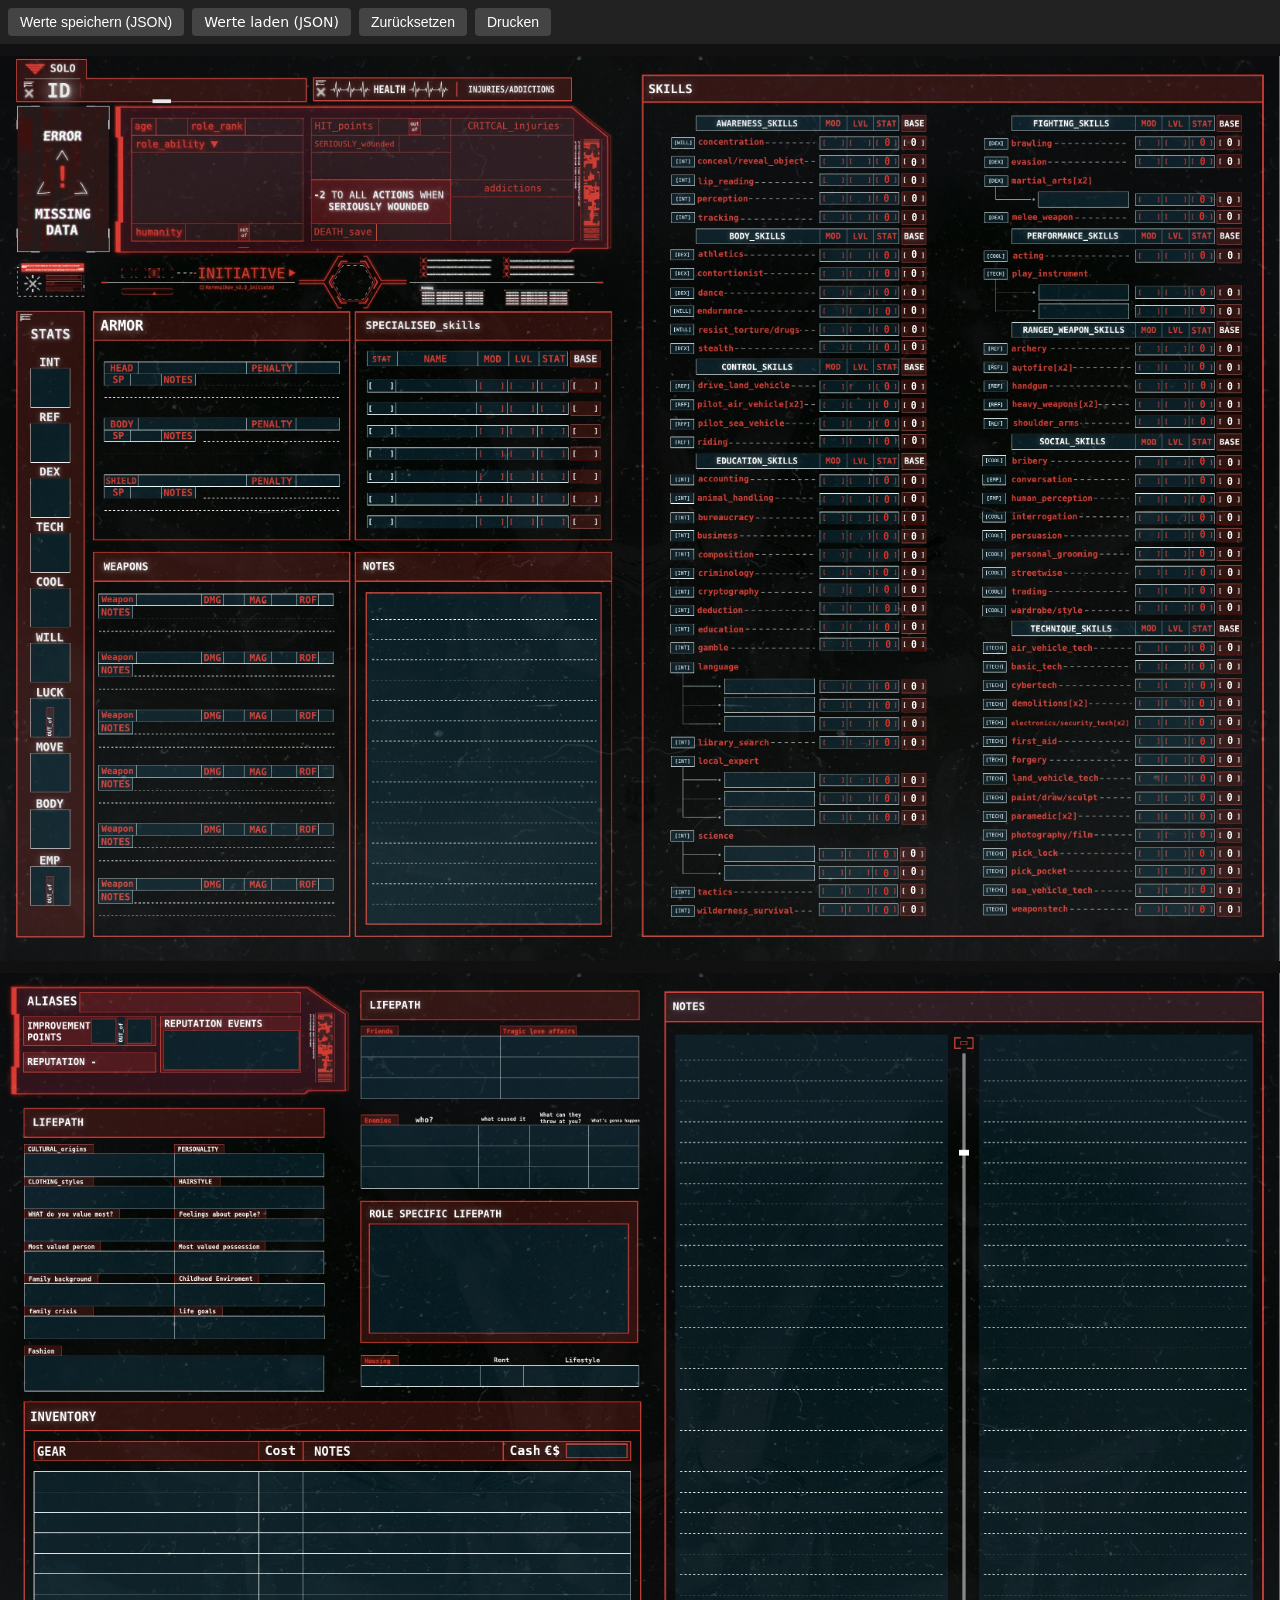
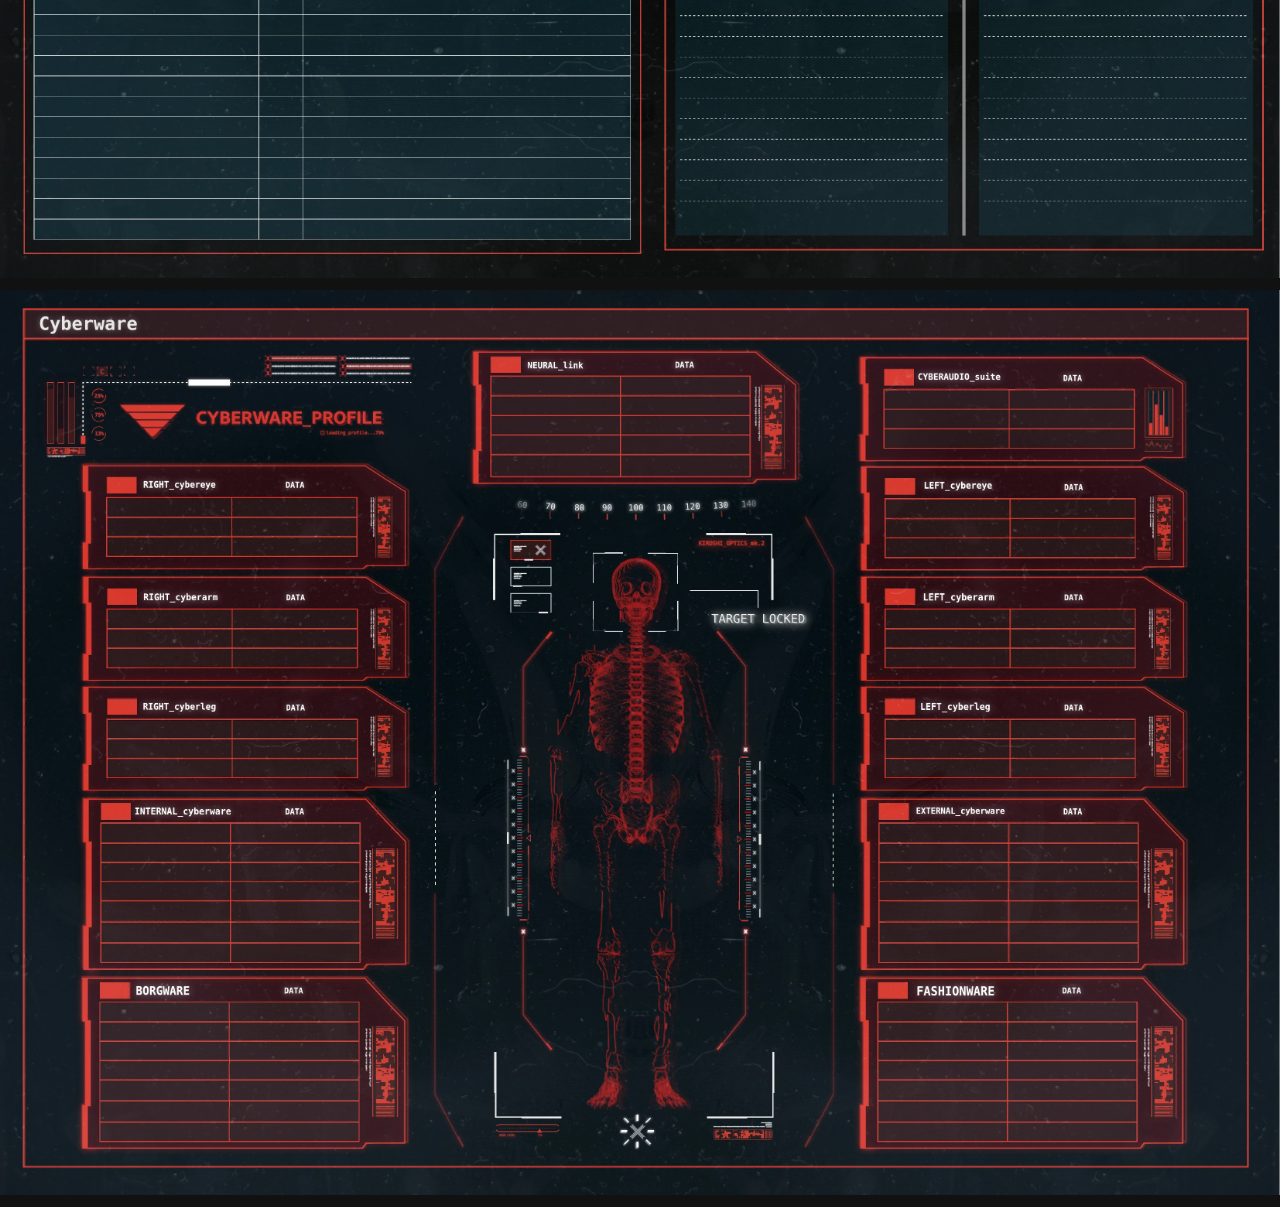
<file: cyberpunk_sheets_getrennt/solo/solo_sheet.html>
<!DOCTYPE html>
<html lang="de"><head><meta charset="utf-8">
<meta name="viewport" content="width=device-width, initial-scale=1">
<title>Cyberpunk RED – Solo Sheet</title>
<style>
 body{margin:0;background:#111;color:#ccc;font-family:system-ui,sans-serif}
 #bar{position:sticky;top:0;z-index:99;background:#222;padding:8px;display:flex;gap:8px;flex-wrap:wrap}
 #bar button,#bar label{background:#444;color:#fff;border:0;padding:6px 12px;border-radius:4px;cursor:pointer;font-size:14px}
 .page{position:relative;margin:12px auto;max-width:100%;}
 .page img{display:block;width:100%;height:auto}
 .f{position:absolute;box-sizing:border-box;margin:0;padding:0;border:0;background:transparent;
    font-family:"Hack","DejaVu Sans Mono",ui-monospace,Menlo,Consolas,monospace;font-weight:bold;outline:none;overflow:hidden}
 .f:focus{background:rgba(255,255,255,.12)}
 textarea.f{resize:none;line-height:1.25;padding:2px}
 input[type=checkbox].f{appearance:none;cursor:pointer}
 input[type=checkbox].f:checked::after{content:"\2715";display:block;text-align:center;font-size:inherit;line-height:1;color:var(--c)}
 .f[readonly]{cursor:default}
 @media print{#bar{display:none}.page{margin:0;page-break-after:always}}
</style></head><body>
<div id="bar">
 <button id="save">Werte speichern (JSON)</button>
 <label>Werte laden (JSON)<input id="load" type="file" accept=".json" hidden></label>
 <button id="reset">Zurücksetzen</button><button onclick="print()">Drucken</button>
</div>
<div id="root"></div>
<script>
const SHEET = {"sheet": "solo", "pages": [{"page": 1, "width_pt": 1190.55, "height_pt": 841.89, "background": "solo_page-1.webp"}, {"page": 2, "width_pt": 1190.55, "height_pt": 841.89, "background": "solo_page-2.webp"}, {"page": 3, "width_pt": 1190.55, "height_pt": 841.89, "background": "solo_page-3.webp"}], "fields": [{"name": "NAME1", "page": 1, "x_pct": 6.3132, "y_pct": 2.5605, "w_pct": 17.5485, "h_pct": 2.424, "rect_pt": [75.162, 799.926, 284.086, 820.333], "type": "text", "align": "left", "font": "DejaVuSansMono,Bold", "font_size_pt": 0.0, "color": "#ffffff"}, {"name": "AGE1", "page": 1, "x_pct": 12.1527, "y_pct": 6.7218, "w_pct": 2.523, "h_pct": 2.0081, "rect_pt": [144.684, 768.394, 174.721, 785.3], "type": "text", "align": "center", "font": "Hack,Bold", "font_size_pt": 0.0, "color": "#d73127"}, {"name": "RANK1", "page": 1, "x_pct": 19.2157, "y_pct": 6.8823, "w_pct": 4.4904, "h_pct": 1.9202, "rect_pt": [228.772, 767.783, 282.232, 783.949], "type": "text", "align": "center", "font": "Hack,Bold", "font_size_pt": 0.0, "color": "#d73127"}, {"name": "ROLE ABILITY DESCRIPTION1", "page": 1, "x_pct": 10.2868, "y_pct": 10.608, "w_pct": 13.412, "h_pct": 7.8319, "rect_pt": [122.469, 686.646, 282.145, 752.582], "type": "textarea", "align": "left", "font": "DejaVuSansMono,Bold", "font_size_pt": 0.0, "color": "#ffffff"}, {"name": "HUMANITY LEFT1", "page": 1, "x_pct": 14.3498, "y_pct": 18.5156, "w_pct": 4.2511, "h_pct": 2.1619, "rect_pt": [170.841, 667.808, 221.453, 686.009], "type": "text", "align": "center", "font": "Hack,Bold", "font_size_pt": 14.0, "color": "#d73127"}, {"name": "HUMANITY RIGHT1", "page": 1, "x_pct": 19.5098, "y_pct": 18.4015, "w_pct": 4.2023, "h_pct": 2.1812, "rect_pt": [232.274, 668.607, 282.304, 686.97], "type": "text", "align": "center", "font": "Hack,Bold", "font_size_pt": 14.0, "color": "#d73127"}, {"name": "HP LEFT1", "page": 1, "x_pct": 29.5525, "y_pct": 6.8498, "w_pct": 2.4127, "h_pct": 1.8322, "rect_pt": [351.837, 768.797, 380.561, 784.222], "type": "text", "align": "center", "font": "Hack,Bold", "font_size_pt": 14.0, "color": "#d73127"}, {"name": "HP RIGHT1", "page": 1, "x_pct": 32.8765, "y_pct": 6.8289, "w_pct": 2.3918, "h_pct": 1.8479, "rect_pt": [391.411, 768.841, 419.886, 784.398], "type": "text", "align": "center", "font": "Hack,Bold", "font_size_pt": 14.0, "color": "#d73127"}, {"name": "DEATH SAVE1", "page": 1, "x_pct": 29.4419, "y_pct": 18.5708, "w_pct": 5.7641, "h_pct": 1.8768, "rect_pt": [350.521, 669.743, 419.145, 685.544], "type": "text", "align": "center", "font": "Hack,Bold", "font_size_pt": 14.0, "color": "#d73127"}, {"name": "CRITIAL INJURIES1", "page": 1, "x_pct": 35.2549, "y_pct": 8.7122, "w_pct": 9.5323, "h_pct": 4.9262, "rect_pt": [419.727, 727.07, 533.214, 768.543], "type": "textarea", "align": "left", "font": "DejaVuSansMono,Bold", "font_size_pt": 0.0, "color": "#ffffff"}, {"name": "ADDICTIONS1", "page": 1, "x_pct": 35.2366, "y_pct": 15.5674, "w_pct": 9.5543, "h_pct": 4.9122, "rect_pt": [419.509, 669.475, 533.258, 710.83], "type": "textarea", "align": "left", "font": "DejaVuSansMono,Bold", "font_size_pt": 0.0, "color": "#ffffff"}, {"name": "INITIATIVE1", "page": 1, "x_pct": 26.1965, "y_pct": 22.9624, "w_pct": 2.8252, "h_pct": 4.0591, "rect_pt": [311.882, 614.399, 345.518, 648.572], "type": "text", "align": "center", "font": "Hack,Bold", "font_size_pt": 0.0, "color": "#d73127"}, {"name": "ARMOR 2", "page": 1, "x_pct": 10.7985, "y_pct": 33.744, "w_pct": 8.4608, "h_pct": 1.2919, "rect_pt": [128.562, 546.927, 229.292, 557.803], "type": "text", "align": "left", "font": "DejaVuSansMono,Bold", "font_size_pt": 0.0, "color": "#ffffff"}, {"name": "PENALTY 2", "page": 1, "x_pct": 23.1035, "y_pct": 33.7909, "w_pct": 3.4174, "h_pct": 1.2919, "rect_pt": [275.059, 546.532, 315.745, 557.408], "type": "text", "align": "left", "font": "DejaVuSansMono,Bold", "font_size_pt": 0.0, "color": "#ffffff"}, {"name": "SP 2", "page": 1, "x_pct": 10.2027, "y_pct": 35.1487, "w_pct": 2.4021, "h_pct": 1.2919, "rect_pt": [121.468, 535.101, 150.066, 545.977], "type": "text", "align": "center", "font": "Hack,Bold", "font_size_pt": 0.0, "color": "#ffffff"}, {"name": "NOTES 1 TOP1", "page": 1, "x_pct": 15.8861, "y_pct": 35.1174, "w_pct": 10.6348, "h_pct": 1.2919, "rect_pt": [189.132, 535.364, 315.745, 546.24], "type": "text", "align": "left", "font": "DejaVuSansMono,Bold", "font_size_pt": 0.0, "color": "#ffffff"}, {"name": "NOTES 1 BOTTOM1", "page": 1, "x_pct": 8.1499, "y_pct": 36.4595, "w_pct": 18.4262, "h_pct": 1.2919, "rect_pt": [97.029, 524.065, 316.402, 534.941], "type": "text", "align": "left", "font": "DejaVuSansMono,Bold", "font_size_pt": 0.0, "color": "#ffffff"}, {"name": "NOTES 2 BOTTOM1", "page": 1, "x_pct": 8.1279, "y_pct": 42.624, "w_pct": 18.4261, "h_pct": 1.2919, "rect_pt": [96.767, 472.167, 316.139, 483.043], "type": "text", "align": "left", "font": "DejaVuSansMono,Bold", "font_size_pt": 0.0, "color": "#ffffff"}, {"name": "SP 1", "page": 1, "x_pct": 10.1842, "y_pct": 41.3182, "w_pct": 2.4022, "h_pct": 1.2919, "rect_pt": [121.248, 483.16, 149.847, 494.036], "type": "text", "align": "center", "font": "Hack,Bold", "font_size_pt": 0.0, "color": "#ffffff"}, {"name": "NOTES 2 TOP1", "page": 1, "x_pct": 15.8971, "y_pct": 41.3286, "w_pct": 10.6348, "h_pct": 1.2919, "rect_pt": [189.263, 483.073, 315.876, 493.949], "type": "text", "align": "left", "font": "DejaVuSansMono,Bold", "font_size_pt": 0.0, "color": "#ffffff"}, {"name": "PENALTY 1", "page": 1, "x_pct": 23.1145, "y_pct": 39.9865, "w_pct": 3.4174, "h_pct": 1.2919, "rect_pt": [275.19, 494.372, 315.876, 505.248], "type": "text", "align": "left", "font": "DejaVuSansMono,Bold", "font_size_pt": 0.0, "color": "#ffffff"}, {"name": "ARMOR 1", "page": 1, "x_pct": 10.7764, "y_pct": 39.9865, "w_pct": 8.505, "h_pct": 1.2919, "rect_pt": [128.299, 494.372, 229.555, 505.248], "type": "text", "align": "left", "font": "DejaVuSansMono,Bold", "font_size_pt": 0.0, "color": "#ffffff"}, {"name": "NOTES 3 BOTTOM1", "page": 1, "x_pct": 8.1499, "y_pct": 48.882, "w_pct": 18.4262, "h_pct": 1.2919, "rect_pt": [97.029, 419.481, 316.402, 430.357], "type": "text", "align": "left", "font": "DejaVuSansMono,Bold", "font_size_pt": 0.0, "color": "#ffffff"}, {"name": "NOTES 3 TOP1", "page": 1, "x_pct": 15.875, "y_pct": 47.5711, "w_pct": 10.6348, "h_pct": 1.2919, "rect_pt": [189.0, 430.518, 315.613, 441.394], "type": "text", "align": "left", "font": "DejaVuSansMono,Bold", "font_size_pt": 0.0, "color": "#ffffff"}, {"name": "SP 4", "page": 1, "x_pct": 10.1806, "y_pct": 47.5555, "w_pct": 2.4022, "h_pct": 1.2919, "rect_pt": [121.205, 430.649, 149.804, 441.525], "type": "text", "align": "center", "font": "Hack,Bold", "font_size_pt": 0.0, "color": "#ffffff"}, {"name": "PENALTY 4", "page": 1, "x_pct": 23.1366, "y_pct": 46.2446, "w_pct": 3.4174, "h_pct": 1.2919, "rect_pt": [275.453, 441.685, 316.139, 452.561], "type": "text", "align": "left", "font": "DejaVuSansMono,Bold", "font_size_pt": 0.0, "color": "#ffffff"}, {"name": "ARMOR 4", "page": 1, "x_pct": 10.7654, "y_pct": 46.2601, "w_pct": 8.5049, "h_pct": 1.2919, "rect_pt": [128.168, 441.555, 229.423, 452.431], "type": "text", "align": "left", "font": "DejaVuSansMono,Bold", "font_size_pt": 0.0, "color": "#ffffff"}, {"name": "WEAPON 2", "page": 1, "x_pct": 10.7213, "y_pct": 59.4319, "w_pct": 4.9846, "h_pct": 1.2919, "rect_pt": [127.642, 330.663, 186.986, 341.539], "type": "text", "align": "left", "font": "DejaVuSansMono,Bold", "font_size_pt": 0.0, "color": "#ffffff"}, {"name": "DMG 2", "page": 1, "x_pct": 17.4863, "y_pct": 59.4127, "w_pct": 1.6051, "h_pct": 1.3264, "rect_pt": [208.183, 330.533, 227.293, 341.7], "type": "text", "align": "center", "font": "Hack,Bold", "font_size_pt": 0.0, "color": "#ffffff"}, {"name": "MAG 2", "page": 1, "x_pct": 21.1832, "y_pct": 59.4162, "w_pct": 1.9938, "h_pct": 1.2919, "rect_pt": [252.197, 330.795, 275.934, 341.671], "type": "text", "align": "center", "font": "Hack,Bold", "font_size_pt": 0.0, "color": "#ffffff"}, {"name": "ROF 2", "page": 1, "x_pct": 24.9024, "y_pct": 59.4473, "w_pct": 1.2103, "h_pct": 1.2919, "rect_pt": [296.475, 330.533, 310.884, 341.409], "type": "text", "align": "center", "font": "Hack,Bold", "font_size_pt": 0.0, "color": "#ffffff"}, {"name": "WEAPON NOTES 1 TOP1", "page": 1, "x_pct": 10.4895, "y_pct": 60.852, "w_pct": 15.6672, "h_pct": 1.2919, "rect_pt": [124.883, 318.707, 311.409, 329.583], "type": "text", "align": "left", "font": "DejaVuSansMono,Bold", "font_size_pt": 0.0, "color": "#ffffff"}, {"name": "WEAPON NOTES 1 BOTTOM1", "page": 1, "x_pct": 7.6975, "y_pct": 62.2565, "w_pct": 18.4482, "h_pct": 1.2919, "rect_pt": [91.643, 306.883, 311.278, 317.759], "type": "text", "align": "left", "font": "DejaVuSansMono,Bold", "font_size_pt": 0.0, "color": "#ffffff"}, {"name": "SPEC STAT LEFT 2", "page": 1, "x_pct": 29.0114, "y_pct": 35.8144, "w_pct": 1.6738, "h_pct": 1.2919, "rect_pt": [345.395, 529.496, 365.322, 540.372], "type": "text", "align": "center", "font": "Hack,Bold", "font_size_pt": 0.0, "color": "#ffffff"}, {"name": "SPEC SKILL NAME 2", "page": 1, "x_pct": 30.9413, "y_pct": 35.7799, "w_pct": 6.2941, "h_pct": 1.2919, "rect_pt": [368.372, 529.787, 443.306, 540.663], "type": "text", "align": "left", "font": "DejaVuSansMono,Bold", "font_size_pt": 0.0, "color": "#d73127"}, {"name": "SPEC MOD 2", "page": 1, "x_pct": 37.5642, "y_pct": 35.8249, "w_pct": 1.6738, "h_pct": 1.2919, "rect_pt": [447.22, 529.408, 467.147, 540.284], "type": "text", "align": "center", "font": "Hack,Bold", "font_size_pt": 9.0, "color": "#d73127"}, {"name": "SPEC LVL 2", "page": 1, "x_pct": 39.9368, "y_pct": 35.8093, "w_pct": 1.6738, "h_pct": 1.2919, "rect_pt": [475.468, 529.539, 495.395, 540.415], "type": "text", "align": "center", "font": "Hack,Bold", "font_size_pt": 9.0, "color": "#d73127"}, {"name": "SPEC STAT RIGHT 2", "page": 1, "x_pct": 42.3316, "y_pct": 35.7936, "w_pct": 1.6738, "h_pct": 1.2919, "rect_pt": [503.979, 529.671, 523.906, 540.547], "type": "text", "align": "center", "font": "Hack,Bold", "font_size_pt": 9.0, "color": "#d73127"}, {"name": "SPEC BASE 2", "page": 1, "x_pct": 44.9066, "y_pct": 35.7572, "w_pct": 1.6738, "h_pct": 1.2919, "rect_pt": [534.635, 529.978, 554.563, 540.854], "type": "text", "align": "center", "font": "Hack,Bold", "font_size_pt": 9.0, "color": "#ffffff"}, {"name": "SPEC BASE 1", "page": 1, "x_pct": 44.9286, "y_pct": 38.2697, "w_pct": 1.6738, "h_pct": 1.2919, "rect_pt": [534.898, 508.825, 554.825, 519.701], "type": "text", "align": "center", "font": "Hack,Bold", "font_size_pt": 9.0, "color": "#ffffff"}, {"name": "SPEC STAT RIGHT 1", "page": 1, "x_pct": 42.3794, "y_pct": 38.3061, "w_pct": 1.6738, "h_pct": 1.292, "rect_pt": [504.548, 508.518, 524.475, 519.395], "type": "text", "align": "center", "font": "Hack,Bold", "font_size_pt": 9.0, "color": "#d73127"}, {"name": "SPEC LVL 1", "page": 1, "x_pct": 40.0067, "y_pct": 38.353, "w_pct": 1.6738, "h_pct": 1.2917, "rect_pt": [476.3, 508.125, 496.227, 519.0], "type": "text", "align": "center", "font": "Hack,Bold", "font_size_pt": 9.0, "color": "#d73127"}, {"name": "SPEC MOD 1", "page": 1, "x_pct": 37.6119, "y_pct": 38.2905, "w_pct": 1.6738, "h_pct": 1.2919, "rect_pt": [447.789, 508.65, 467.716, 519.526], "type": "text", "align": "center", "font": "Hack,Bold", "font_size_pt": 9.0, "color": "#d73127"}, {"name": "SPEC SKILL NAME 1", "page": 1, "x_pct": 30.9855, "y_pct": 38.2905, "w_pct": 6.2352, "h_pct": 1.3542, "rect_pt": [368.898, 508.125, 443.131, 519.526], "type": "text", "align": "left", "font": "DejaVuSansMono,Bold", "font_size_pt": 0.0, "color": "#d73127"}, {"name": "SPEC STAT LEFT 1", "page": 1, "x_pct": 28.9782, "y_pct": 38.353, "w_pct": 1.6738, "h_pct": 1.2917, "rect_pt": [345.0, 508.125, 364.928, 519.0], "type": "text", "align": "center", "font": "Hack,Bold", "font_size_pt": 0.0, "color": "#ffffff"}, {"name": "SPEC BASE 4", "page": 1, "x_pct": 44.9139, "y_pct": 40.7718, "w_pct": 1.6738, "h_pct": 1.2919, "rect_pt": [534.723, 487.76, 554.65, 498.636], "type": "text", "align": "center", "font": "Hack,Bold", "font_size_pt": 9.0, "color": "#ffffff"}, {"name": "SPEC STAT RIGHT 4", "page": 1, "x_pct": 42.3684, "y_pct": 40.7927, "w_pct": 1.6738, "h_pct": 1.2919, "rect_pt": [504.417, 487.584, 524.344, 498.46], "type": "text", "align": "center", "font": "Hack,Bold", "font_size_pt": 9.0, "color": "#d73127"}, {"name": "SPEC LVL 4", "page": 1, "x_pct": 40.0067, "y_pct": 40.824, "w_pct": 1.6738, "h_pct": 1.2919, "rect_pt": [476.3, 487.321, 496.227, 498.197], "type": "text", "align": "center", "font": "Hack,Bold", "font_size_pt": 9.0, "color": "#d73127"}, {"name": "SPEC MOD 4", "page": 1, "x_pct": 37.6009, "y_pct": 40.7927, "w_pct": 1.6738, "h_pct": 1.2919, "rect_pt": [447.658, 487.584, 467.585, 498.46], "type": "text", "align": "center", "font": "Hack,Bold", "font_size_pt": 9.0, "color": "#d73127"}, {"name": "SPEC SKILL NAME 4", "page": 1, "x_pct": 30.9647, "y_pct": 40.7927, "w_pct": 6.25, "h_pct": 1.3074, "rect_pt": [368.65, 487.453, 443.059, 498.46], "type": "text", "align": "left", "font": "DejaVuSansMono,Bold", "font_size_pt": 0.0, "color": "#d73127"}, {"name": "SPEC STAT LEFT 4", "page": 1, "x_pct": 28.9525, "y_pct": 40.8551, "w_pct": 1.6738, "h_pct": 1.2919, "rect_pt": [344.694, 487.059, 364.622, 497.935], "type": "text", "align": "center", "font": "Hack,Bold", "font_size_pt": 0.0, "color": "#ffffff"}, {"name": "SPEC BASE 3", "page": 1, "x_pct": 44.9139, "y_pct": 43.2688, "w_pct": 1.6738, "h_pct": 1.2919, "rect_pt": [534.723, 466.738, 554.65, 477.614], "type": "text", "align": "center", "font": "Hack,Bold", "font_size_pt": 9.0, "color": "#ffffff"}, {"name": "SPEC STAT RIGHT 3", "page": 1, "x_pct": 42.2948, "y_pct": 43.3313, "w_pct": 1.6738, "h_pct": 1.2919, "rect_pt": [503.541, 466.212, 523.468, 477.088], "type": "text", "align": "center", "font": "Hack,Bold", "font_size_pt": 9.0, "color": "#d73127"}, {"name": "SPEC LVL 3", "page": 1, "x_pct": 39.9331, "y_pct": 43.3626, "w_pct": 1.6738, "h_pct": 1.2919, "rect_pt": [475.424, 465.949, 495.351, 476.825], "type": "text", "align": "center", "font": "Hack,Bold", "font_size_pt": 9.0, "color": "#d73127"}, {"name": "SPEC MOD 3", "page": 1, "x_pct": 37.5274, "y_pct": 43.3626, "w_pct": 1.6738, "h_pct": 1.2919, "rect_pt": [446.782, 465.949, 466.709, 476.825], "type": "text", "align": "center", "font": "Hack,Bold", "font_size_pt": 9.0, "color": "#d73127"}, {"name": "SPEC SKILL NAME 3", "page": 1, "x_pct": 30.9611, "y_pct": 43.3105, "w_pct": 6.2867, "h_pct": 1.2919, "rect_pt": [368.607, 466.387, 443.453, 477.263], "type": "text", "align": "left", "font": "DejaVuSansMono,Bold", "font_size_pt": 0.0, "color": "#d73127"}, {"name": "SPEC STAT LEFT 3", "page": 1, "x_pct": 28.9525, "y_pct": 43.2636, "w_pct": 1.6738, "h_pct": 1.2919, "rect_pt": [344.694, 466.782, 364.621, 477.658], "type": "text", "align": "center", "font": "Hack,Bold", "font_size_pt": 0.0, "color": "#ffffff"}, {"name": "SPEC BASE 6", "page": 1, "x_pct": 44.9139, "y_pct": 45.7971, "w_pct": 1.6738, "h_pct": 1.2919, "rect_pt": [534.723, 445.453, 554.65, 456.329], "type": "text", "align": "center", "font": "Hack,Bold", "font_size_pt": 9.0, "color": "#ffffff"}, {"name": "SPEC STAT RIGHT 6", "page": 1, "x_pct": 42.2948, "y_pct": 45.7971, "w_pct": 1.6738, "h_pct": 1.2919, "rect_pt": [503.541, 445.453, 523.468, 456.329], "type": "text", "align": "center", "font": "Hack,Bold", "font_size_pt": 9.0, "color": "#d73127"}, {"name": "SPEC LVL 6", "page": 1, "x_pct": 39.9331, "y_pct": 45.8283, "w_pct": 1.6738, "h_pct": 1.2919, "rect_pt": [475.424, 445.19, 495.351, 456.066], "type": "text", "align": "center", "font": "Hack,Bold", "font_size_pt": 9.0, "color": "#d73127"}, {"name": "SPEC MOD 6", "page": 1, "x_pct": 37.5274, "y_pct": 45.8283, "w_pct": 1.6738, "h_pct": 1.2919, "rect_pt": [446.782, 445.19, 466.709, 456.066], "type": "text", "align": "center", "font": "Hack,Bold", "font_size_pt": 9.0, "color": "#d73127"}, {"name": "SPEC SKILL NAME 6", "page": 1, "x_pct": 30.95, "y_pct": 45.8076, "w_pct": 6.3088, "h_pct": 1.2919, "rect_pt": [368.475, 445.364, 443.584, 456.24], "type": "text", "align": "left", "font": "DejaVuSansMono,Bold", "font_size_pt": 0.0, "color": "#d73127"}, {"name": "SPEC STAT LEFT 6", "page": 1, "x_pct": 28.9525, "y_pct": 45.792, "w_pct": 1.6738, "h_pct": 1.2919, "rect_pt": [344.694, 445.496, 364.622, 456.372], "type": "text", "align": "center", "font": "Hack,Bold", "font_size_pt": 0.0, "color": "#ffffff"}, {"name": "SPEC BASE 5", "page": 1, "x_pct": 44.9139, "y_pct": 48.3252, "w_pct": 1.6738, "h_pct": 1.2919, "rect_pt": [534.723, 424.169, 554.65, 435.045], "type": "text", "align": "center", "font": "Hack,Bold", "font_size_pt": 9.0, "color": "#ffffff"}, {"name": "SPEC STAT RIGHT 5", "page": 1, "x_pct": 42.3389, "y_pct": 48.2628, "w_pct": 1.6738, "h_pct": 1.2227, "rect_pt": [504.066, 425.276, 523.993, 435.57], "type": "text", "align": "center", "font": "Hack,Bold", "font_size_pt": 9.0, "color": "#d73127"}, {"name": "SPEC LVL 5", "page": 1, "x_pct": 39.9772, "y_pct": 48.2941, "w_pct": 1.6738, "h_pct": 1.2919, "rect_pt": [475.949, 424.431, 495.876, 435.307], "type": "text", "align": "center", "font": "Hack,Bold", "font_size_pt": 9.0, "color": "#d73127"}, {"name": "SPEC MOD 5", "page": 1, "x_pct": 37.5715, "y_pct": 48.2941, "w_pct": 1.6738, "h_pct": 1.2919, "rect_pt": [447.307, 424.431, 467.234, 435.307], "type": "text", "align": "center", "font": "Hack,Bold", "font_size_pt": 9.0, "color": "#d73127"}, {"name": "SPEC SKILL NAME 5", "page": 1, "x_pct": 30.95, "y_pct": 48.2889, "w_pct": 6.2757, "h_pct": 1.2919, "rect_pt": [368.475, 424.475, 443.19, 435.351], "type": "text", "align": "left", "font": "DejaVuSansMono,Bold", "font_size_pt": 0.0, "color": "#d73127"}, {"name": "SPEC STAT LEFT 5", "page": 1, "x_pct": 28.9635, "y_pct": 48.32, "w_pct": 1.6738, "h_pct": 1.2919, "rect_pt": [344.825, 424.213, 364.753, 435.089], "type": "text", "align": "center", "font": "Hack,Bold", "font_size_pt": 0.0, "color": "#ffffff"}, {"name": "SPEC BASE 8", "page": 1, "x_pct": 44.9066, "y_pct": 50.7859, "w_pct": 1.6738, "h_pct": 1.2919, "rect_pt": [534.635, 403.453, 554.563, 414.329], "type": "text", "align": "center", "font": "Hack,Bold", "font_size_pt": 9.0, "color": "#ffffff"}, {"name": "SPEC STAT RIGHT 8", "page": 1, "x_pct": 42.3021, "y_pct": 50.8117, "w_pct": 1.6738, "h_pct": 1.292, "rect_pt": [503.628, 403.234, 523.555, 414.111], "type": "text", "align": "center", "font": "Hack,Bold", "font_size_pt": 9.0, "color": "#d73127"}, {"name": "SPEC LVL 8", "page": 1, "x_pct": 39.9404, "y_pct": 50.812, "w_pct": 1.6738, "h_pct": 1.2917, "rect_pt": [475.511, 403.234, 495.438, 414.109], "type": "text", "align": "center", "font": "Hack,Bold", "font_size_pt": 9.0, "color": "#d73127"}, {"name": "SPEC MOD 8", "page": 1, "x_pct": 37.5347, "y_pct": 50.7962, "w_pct": 1.6738, "h_pct": 1.2919, "rect_pt": [446.869, 403.366, 466.796, 414.242], "type": "text", "align": "center", "font": "Hack,Bold", "font_size_pt": 9.0, "color": "#d73127"}, {"name": "SPEC SKILL NAME 8", "page": 1, "x_pct": 30.9279, "y_pct": 50.7859, "w_pct": 6.3309, "h_pct": 1.2919, "rect_pt": [368.212, 403.453, 443.584, 414.329], "type": "text", "align": "left", "font": "DejaVuSansMono,Bold", "font_size_pt": 0.0, "color": "#d73127"}, {"name": "SPEC STAT LEFT 8", "page": 1, "x_pct": 28.9415, "y_pct": 50.8014, "w_pct": 1.6738, "h_pct": 1.2919, "rect_pt": [344.563, 403.322, 364.49, 414.198], "type": "text", "align": "center", "font": "Hack,Bold", "font_size_pt": 0.0, "color": "#ffffff"}, {"name": "NOTES FRONT PG 2", "page": 1, "x_pct": 28.9789, "y_pct": 60.2958, "w_pct": 17.6801, "h_pct": 1.991, "rect_pt": [345.008, 317.504, 555.499, 334.266], "type": "text", "align": "left", "font": "DejaVuSansMono,Bold", "font_size_pt": 0.0, "color": "#ffffff"}, {"name": "NOTES FRONT PG 1", "page": 1, "x_pct": 29.0165, "y_pct": 62.5432, "w_pct": 17.6801, "h_pct": 1.9911, "rect_pt": [345.456, 298.582, 555.946, 315.345], "type": "text", "align": "left", "font": "DejaVuSansMono,Bold", "font_size_pt": 0.0, "color": "#ffffff"}, {"name": "NOTES FRONT PG 4", "page": 1, "x_pct": 28.9921, "y_pct": 64.7247, "w_pct": 17.6801, "h_pct": 1.991, "rect_pt": [345.165, 280.217, 555.655, 296.979], "type": "text", "align": "left", "font": "DejaVuSansMono,Bold", "font_size_pt": 0.0, "color": "#ffffff"}, {"name": "NOTES FRONT PG 3", "page": 1, "x_pct": 28.9723, "y_pct": 66.9754, "w_pct": 17.6801, "h_pct": 1.991, "rect_pt": [344.93, 261.269, 555.421, 278.031], "type": "text", "align": "left", "font": "DejaVuSansMono,Bold", "font_size_pt": 0.0, "color": "#ffffff"}, {"name": "NOTES FRONT PG 6", "page": 1, "x_pct": 29.0165, "y_pct": 69.1915, "w_pct": 17.6801, "h_pct": 1.991, "rect_pt": [345.456, 242.612, 555.946, 259.374], "type": "text", "align": "left", "font": "DejaVuSansMono,Bold", "font_size_pt": 0.0, "color": "#ffffff"}, {"name": "NOTES FRONT PG 5", "page": 1, "x_pct": 29.0386, "y_pct": 71.4388, "w_pct": 17.6801, "h_pct": 1.991, "rect_pt": [345.719, 223.692, 556.209, 240.454], "type": "text", "align": "left", "font": "DejaVuSansMono,Bold", "font_size_pt": 0.0, "color": "#ffffff"}, {"name": "NOTES FRONT PG 8", "page": 1, "x_pct": 29.0901, "y_pct": 73.6861, "w_pct": 17.6801, "h_pct": 1.991, "rect_pt": [346.332, 204.772, 556.822, 221.534], "type": "text", "align": "left", "font": "DejaVuSansMono,Bold", "font_size_pt": 0.0, "color": "#ffffff"}, {"name": "NOTES FRONT PG 7", "page": 1, "x_pct": 29.1269, "y_pct": 89.4327, "w_pct": 17.6801, "h_pct": 1.991, "rect_pt": [346.77, 72.203, 557.26, 88.965], "type": "text", "align": "left", "font": "DejaVuSansMono,Bold", "font_size_pt": 0.0, "color": "#ffffff"}, {"name": "NOTES FRONT PG 9", "page": 1, "x_pct": 29.1048, "y_pct": 87.196, "w_pct": 17.6801, "h_pct": 1.9909, "rect_pt": [346.507, 91.035, 556.998, 107.796], "type": "text", "align": "left", "font": "DejaVuSansMono,Bold", "font_size_pt": 0.0, "color": "#ffffff"}, {"name": "NOTES FRONT PG 10", "page": 1, "x_pct": 29.0451, "y_pct": 75.9176, "w_pct": 17.6801, "h_pct": 1.991, "rect_pt": [345.797, 185.985, 556.287, 202.747], "type": "text", "align": "left", "font": "DejaVuSansMono,Bold", "font_size_pt": 0.0, "color": "#ffffff"}, {"name": "NOTES FRONT PG 11", "page": 1, "x_pct": 29.0827, "y_pct": 78.1859, "w_pct": 17.6801, "h_pct": 1.991, "rect_pt": [346.244, 166.889, 556.735, 183.651], "type": "text", "align": "left", "font": "DejaVuSansMono,Bold", "font_size_pt": 0.0, "color": "#ffffff"}, {"name": "NOTES FRONT PG 12", "page": 1, "x_pct": 29.0827, "y_pct": 80.4227, "w_pct": 17.6801, "h_pct": 1.991, "rect_pt": [346.244, 148.057, 556.735, 164.819], "type": "text", "align": "left", "font": "DejaVuSansMono,Bold", "font_size_pt": 0.0, "color": "#ffffff"}, {"name": "NOTES FRONT PG 13", "page": 1, "x_pct": 29.0386, "y_pct": 82.6596, "w_pct": 17.6801, "h_pct": 1.991, "rect_pt": [345.719, 129.225, 556.209, 145.987], "type": "text", "align": "left", "font": "DejaVuSansMono,Bold", "font_size_pt": 0.0, "color": "#ffffff"}, {"name": "NOTES FRONT PG 14", "page": 1, "x_pct": 29.0827, "y_pct": 84.9174, "w_pct": 17.6801, "h_pct": 1.991, "rect_pt": [346.244, 110.217, 556.735, 126.979], "type": "text", "align": "left", "font": "DejaVuSansMono,Bold", "font_size_pt": 0.0, "color": "#ffffff"}, {"name": "NOTES FRONT PG 16", "page": 1, "x_pct": 29.0607, "y_pct": 91.6228, "w_pct": 17.6801, "h_pct": 1.991, "rect_pt": [345.982, 53.765, 556.472, 70.527], "type": "text", "align": "left", "font": "DejaVuSansMono,Bold", "font_size_pt": 0.0, "color": "#ffffff"}, {"name": "WEAPON 1", "page": 1, "x_pct": 10.6918, "y_pct": 65.8335, "w_pct": 5.0288, "h_pct": 1.2919, "rect_pt": [127.291, 276.768, 187.161, 287.644], "type": "text", "align": "left", "font": "DejaVuSansMono,Bold", "font_size_pt": 0.0, "color": "#ffffff"}, {"name": "DMG 1", "page": 1, "x_pct": 17.4899, "y_pct": 65.8145, "w_pct": 1.6297, "h_pct": 1.3264, "rect_pt": [208.226, 276.637, 227.628, 287.804], "type": "text", "align": "center", "font": "Hack,Bold", "font_size_pt": 0.0, "color": "#ffffff"}, {"name": "MAG 1", "page": 1, "x_pct": 21.1759, "y_pct": 65.8648, "w_pct": 2.0158, "h_pct": 1.2919, "rect_pt": [252.11, 276.505, 276.109, 287.381], "type": "text", "align": "center", "font": "Hack,Bold", "font_size_pt": 0.0, "color": "#ffffff"}, {"name": "ROF 1", "page": 1, "x_pct": 24.8729, "y_pct": 65.8023, "w_pct": 1.2103, "h_pct": 1.2919, "rect_pt": [296.124, 277.031, 310.533, 287.907], "type": "text", "align": "center", "font": "Hack,Bold", "font_size_pt": 0.0, "color": "#ffffff"}, {"name": "WEAPON NOTES 2 TOP1", "page": 1, "x_pct": 10.5042, "y_pct": 67.2224, "w_pct": 15.6672, "h_pct": 1.292, "rect_pt": [125.058, 265.074, 311.584, 275.951], "type": "text", "align": "left", "font": "DejaVuSansMono,Bold", "font_size_pt": 0.0, "color": "#ffffff"}, {"name": "WEAPON NOTES 2 BOTTOM1", "page": 1, "x_pct": 7.7122, "y_pct": 68.6738, "w_pct": 18.4481, "h_pct": 1.2919, "rect_pt": [91.818, 252.856, 311.452, 263.732], "type": "text", "align": "left", "font": "DejaVuSansMono,Bold", "font_size_pt": 0.0, "color": "#ffffff"}, {"name": "WEAPON 4", "page": 1, "x_pct": 10.7151, "y_pct": 72.2185, "w_pct": 4.9846, "h_pct": 1.2919, "rect_pt": [127.569, 223.014, 186.913, 233.89], "type": "text", "align": "left", "font": "DejaVuSansMono,Bold", "font_size_pt": 0.0, "color": "#ffffff"}, {"name": "DMG 4", "page": 1, "x_pct": 17.4691, "y_pct": 72.2496, "w_pct": 1.6297, "h_pct": 1.2919, "rect_pt": [207.978, 222.752, 227.38, 233.628], "type": "text", "align": "center", "font": "Hack,Bold", "font_size_pt": 0.0, "color": "#ffffff"}, {"name": "MAG 4", "page": 1, "x_pct": 21.2213, "y_pct": 72.2185, "w_pct": 1.9386, "h_pct": 1.2919, "rect_pt": [252.65, 223.014, 275.73, 233.89], "type": "text", "align": "center", "font": "Hack,Bold", "font_size_pt": 0.0, "color": "#ffffff"}, {"name": "ROF 4", "page": 1, "x_pct": 24.8814, "y_pct": 72.1923, "w_pct": 1.2103, "h_pct": 1.2919, "rect_pt": [296.226, 223.234, 310.635, 234.11], "type": "text", "align": "center", "font": "Hack,Bold", "font_size_pt": 0.0, "color": "#ffffff"}, {"name": "WEAPON NOTES 3 TOP1", "page": 1, "x_pct": 10.4834, "y_pct": 73.6386, "w_pct": 15.6673, "h_pct": 1.2919, "rect_pt": [124.81, 211.058, 311.337, 221.934], "type": "text", "align": "left", "font": "DejaVuSansMono,Bold", "font_size_pt": 0.0, "color": "#ffffff"}, {"name": "WEAPON NOTES 3 BOTTOM1", "page": 1, "x_pct": 7.7135, "y_pct": 75.0275, "w_pct": 18.4482, "h_pct": 1.2919, "rect_pt": [91.833, 199.365, 311.468, 210.241], "type": "text", "align": "left", "font": "DejaVuSansMono,Bold", "font_size_pt": 0.0, "color": "#ffffff"}, {"name": "WEAPON 3", "page": 1, "x_pct": 10.714, "y_pct": 78.4332, "w_pct": 4.9845, "h_pct": 1.2919, "rect_pt": [127.555, 170.693, 186.898, 181.569], "type": "text", "align": "left", "font": "DejaVuSansMono,Bold", "font_size_pt": 0.0, "color": "#ffffff"}, {"name": "DMG 3", "page": 1, "x_pct": 17.4789, "y_pct": 78.3862, "w_pct": 1.6186, "h_pct": 1.2919, "rect_pt": [208.095, 171.088, 227.365, 181.964], "type": "text", "align": "center", "font": "Hack,Bold", "font_size_pt": 0.0, "color": "#ffffff"}, {"name": "MAG 3", "page": 1, "x_pct": 21.1869, "y_pct": 78.4332, "w_pct": 1.9938, "h_pct": 1.2919, "rect_pt": [252.241, 170.693, 275.978, 181.569], "type": "text", "align": "center", "font": "Hack,Bold", "font_size_pt": 0.0, "color": "#ffffff"}, {"name": "ROF 3", "page": 1, "x_pct": 24.8913, "y_pct": 78.4227, "w_pct": 1.2103, "h_pct": 1.2919, "rect_pt": [296.343, 170.781, 310.752, 181.657], "type": "text", "align": "center", "font": "Hack,Bold", "font_size_pt": 0.0, "color": "#ffffff"}, {"name": "WEAPON NOTES 4 TOP1", "page": 1, "x_pct": 10.4822, "y_pct": 79.8221, "w_pct": 15.6672, "h_pct": 1.2919, "rect_pt": [124.796, 159.0, 311.322, 169.876], "type": "text", "align": "left", "font": "DejaVuSansMono,Bold", "font_size_pt": 0.0, "color": "#ffffff"}, {"name": "WEAPON NOTES 4 BOTTOM1", "page": 1, "x_pct": 7.7012, "y_pct": 81.2422, "w_pct": 18.4481, "h_pct": 1.2919, "rect_pt": [91.687, 147.044, 311.321, 157.92], "type": "text", "align": "left", "font": "DejaVuSansMono,Bold", "font_size_pt": 0.0, "color": "#ffffff"}, {"name": "WEAPON 6", "page": 1, "x_pct": 10.6735, "y_pct": 84.7901, "w_pct": 5.095, "h_pct": 1.2919, "rect_pt": [127.073, 117.175, 187.731, 128.051], "type": "text", "align": "left", "font": "DejaVuSansMono,Bold", "font_size_pt": 0.0, "color": "#ffffff"}, {"name": "DMG 6", "page": 1, "x_pct": 17.4826, "y_pct": 84.7587, "w_pct": 1.6076, "h_pct": 1.2919, "rect_pt": [208.139, 117.439, 227.278, 128.315], "type": "text", "align": "center", "font": "Hack,Bold", "font_size_pt": 0.0, "color": "#ffffff"}, {"name": "MAG 6", "page": 1, "x_pct": 21.2127, "y_pct": 84.8056, "w_pct": 1.9607, "h_pct": 1.2919, "rect_pt": [252.548, 117.044, 275.891, 127.92], "type": "text", "align": "center", "font": "Hack,Bold", "font_size_pt": 0.0, "color": "#ffffff"}, {"name": "ROF 6", "page": 1, "x_pct": 24.895, "y_pct": 84.7952, "w_pct": 1.2103, "h_pct": 1.2919, "rect_pt": [296.387, 117.132, 310.796, 128.008], "type": "text", "align": "center", "font": "Hack,Bold", "font_size_pt": 0.0, "color": "#ffffff"}, {"name": "WEAPON NOTES 5 TOP1", "page": 1, "x_pct": 10.4859, "y_pct": 86.1756, "w_pct": 15.6672, "h_pct": 1.2919, "rect_pt": [124.84, 105.51, 311.366, 116.386], "type": "text", "align": "left", "font": "DejaVuSansMono,Bold", "font_size_pt": 0.0, "color": "#ffffff"}, {"name": "WEAPON NOTES 5 BOTTOM1", "page": 1, "x_pct": 7.7049, "y_pct": 87.5991, "w_pct": 18.4482, "h_pct": 1.2919, "rect_pt": [91.731, 93.526, 311.366, 104.402], "type": "text", "align": "left", "font": "DejaVuSansMono,Bold", "font_size_pt": 0.0, "color": "#ffffff"}, {"name": "SERIOUSLY WOUNDED DESCRIPTION1", "page": 1, "x_pct": 24.3102, "y_pct": 10.6388, "w_pct": 10.9024, "h_pct": 2.9801, "rect_pt": [289.425, 727.234, 419.224, 752.323], "type": "textarea", "align": "left", "font": "DejaVuSansMono,Bold", "font_size_pt": 0.0, "color": "#ffffff"}, {"name": "WEAPON 5", "page": 1, "x_pct": 10.6679, "y_pct": 90.8688, "w_pct": 5.0949, "h_pct": 1.2919, "rect_pt": [127.007, 65.999, 187.664, 76.875], "type": "text", "align": "left", "font": "DejaVuSansMono,Bold", "font_size_pt": 0.0, "color": "#ffffff"}, {"name": "DMG 5", "page": 1, "x_pct": 17.477, "y_pct": 90.8374, "w_pct": 1.6076, "h_pct": 1.2919, "rect_pt": [208.072, 66.263, 227.211, 77.139], "type": "text", "align": "center", "font": "Hack,Bold", "font_size_pt": 0.0, "color": "#ffffff"}, {"name": "MAG 5", "page": 1, "x_pct": 21.2072, "y_pct": 90.8843, "w_pct": 1.9606, "h_pct": 1.2919, "rect_pt": [252.482, 65.868, 275.824, 76.744], "type": "text", "align": "center", "font": "Hack,Bold", "font_size_pt": 0.0, "color": "#ffffff"}, {"name": "ROF 5", "page": 1, "x_pct": 24.8893, "y_pct": 90.8739, "w_pct": 1.2103, "h_pct": 1.2919, "rect_pt": [296.32, 65.956, 310.729, 76.832], "type": "text", "align": "center", "font": "Hack,Bold", "font_size_pt": 0.0, "color": "#ffffff"}, {"name": "WEAPON NOTES 6 TOP1", "page": 1, "x_pct": 10.4803, "y_pct": 92.2889, "w_pct": 15.6672, "h_pct": 1.2919, "rect_pt": [124.773, 54.043, 311.299, 64.919], "type": "text", "align": "left", "font": "DejaVuSansMono,Bold", "font_size_pt": 0.0, "color": "#ffffff"}, {"name": "WEAPON NOTES 6 BOTTOM1", "page": 1, "x_pct": 7.6993, "y_pct": 93.6778, "w_pct": 18.4482, "h_pct": 1.2919, "rect_pt": [91.664, 42.35, 311.299, 53.226], "type": "text", "align": "left", "font": "DejaVuSansMono,Bold", "font_size_pt": 0.0, "color": "#ffffff"}, {"name": "Seriously Wounded Number1", "page": 1, "x_pct": 31.2109, "y_pct": 8.734, "w_pct": 4.0044, "h_pct": 1.8479, "rect_pt": [371.581, 752.802, 419.255, 768.359], "type": "text", "align": "center", "font": "Hack,Bold", "font_size_pt": 14.0, "color": "#d73127"}, {"name": "INT", "page": 1, "x_pct": 2.5474, "y_pct": 34.6795, "w_pct": 2.7038, "h_pct": 3.8408, "rect_pt": [30.328, 517.592, 62.518, 549.927], "type": "text", "align": "center", "font": "Hack,Bold", "font_size_pt": 0.0, "color": "#d73127"}, {"name": "REF", "page": 1, "x_pct": 2.5806, "y_pct": 40.8127, "w_pct": 2.7038, "h_pct": 3.8409, "rect_pt": [30.723, 465.956, 62.913, 498.292], "type": "text", "align": "center", "font": "Hack,Bold", "font_size_pt": 0.0, "color": "#d73127"}, {"name": "DEX", "page": 1, "x_pct": 2.5806, "y_pct": 46.899, "w_pct": 2.7038, "h_pct": 3.8409, "rect_pt": [30.723, 414.716, 62.913, 447.052], "type": "text", "align": "center", "font": "Hack,Bold", "font_size_pt": 0.0, "color": "#d73127"}, {"name": "TECH", "page": 1, "x_pct": 2.5806, "y_pct": 52.9543, "w_pct": 2.7038, "h_pct": 3.8409, "rect_pt": [30.723, 363.737, 62.913, 396.073], "type": "text", "align": "center", "font": "Hack,Bold", "font_size_pt": 0.0, "color": "#d73127"}, {"name": "COOL", "page": 1, "x_pct": 2.5821, "y_pct": 58.9642, "w_pct": 2.7038, "h_pct": 3.8409, "rect_pt": [30.741, 313.14, 62.931, 345.476], "type": "text", "align": "center", "font": "Hack,Bold", "font_size_pt": 0.0, "color": "#d73127"}, {"name": "WILL", "page": 1, "x_pct": 2.5365, "y_pct": 65.174, "w_pct": 2.7038, "h_pct": 3.8409, "rect_pt": [30.198, 260.861, 62.388, 293.197], "type": "text", "align": "center", "font": "Hack,Bold", "font_size_pt": 0.0, "color": "#d73127", "js": {"F": "AFNumber_Format(0, 0, 0, 0, \"\", true);", "K": "AFNumber_Keystroke(0, 0, 0, 0, \"\", true);"}}, {"name": "LUCK LEFT", "page": 1, "x_pct": 2.5474, "y_pct": 71.9002, "w_pct": 0.9602, "h_pct": 3.3102, "rect_pt": [30.328, 208.701, 41.76, 236.569], "type": "text", "align": "center", "font": "Hack,Bold", "font_size_pt": 0.0, "color": "#d73127"}, {"name": "LUCK RIGHT", "page": 1, "x_pct": 4.3242, "y_pct": 71.8846, "w_pct": 0.9601, "h_pct": 3.3103, "rect_pt": [51.482, 208.832, 62.913, 236.701], "type": "text", "align": "center", "font": "Hack,Bold", "font_size_pt": 0.0, "color": "#d73127"}, {"name": "MOVE", "page": 1, "x_pct": 2.5585, "y_pct": 77.2688, "w_pct": 2.7037, "h_pct": 3.8408, "rect_pt": [30.46, 159.037, 62.649, 191.372], "type": "text", "align": "center", "font": "Hack,Bold", "font_size_pt": 0.0, "color": "#d73127"}, {"name": "BODY", "page": 1, "x_pct": 2.5696, "y_pct": 83.5111, "w_pct": 2.7038, "h_pct": 3.8409, "rect_pt": [30.592, 106.482, 62.782, 138.818], "type": "text", "align": "center", "font": "Hack,Bold", "font_size_pt": 0.0, "color": "#d73127"}, {"name": "EMP  LEFT", "page": 1, "x_pct": 2.4923, "y_pct": 90.3778, "w_pct": 0.9601, "h_pct": 3.3104, "rect_pt": [29.672, 53.138, 41.102, 81.008], "type": "text", "align": "center", "font": "Hack,Bold", "font_size_pt": 0.0, "color": "#d73127"}, {"name": "EMP  RIGHT", "page": 1, "x_pct": 4.3243, "y_pct": 90.3155, "w_pct": 0.9601, "h_pct": 3.3102, "rect_pt": [51.483, 53.665, 62.913, 81.533], "type": "text", "align": "center", "font": "Hack,Bold", "font_size_pt": 0.0, "color": "#d73127"}, {"name": "Image1", "page": 1, "x_pct": 1.3521, "y_pct": 5.545, "w_pct": 7.1478, "h_pct": 16.0523, "rect_pt": [16.097, 660.064, 101.195, 795.207], "type": "button", "color": null}, {"name": "CON MOD", "page": 1, "x_pct": 64.3168, "y_pct": 8.918, "w_pct": 1.6738, "h_pct": 1.2919, "rect_pt": [765.724, 755.934, 785.651, 766.81], "type": "text", "align": "center", "font": "Hack,Bold", "font_size_pt": 9.0, "color": "#d73127"}, {"name": "CON LVL", "page": 1, "x_pct": 66.4027, "y_pct": 8.9493, "w_pct": 1.6738, "h_pct": 1.2919, "rect_pt": [790.557, 755.671, 810.484, 766.547], "type": "text", "align": "center", "font": "Hack,Bold", "font_size_pt": 9.0, "color": "#d73127"}, {"name": "CON STAT", "page": 1, "x_pct": 68.4883, "y_pct": 8.9492, "w_pct": 1.6738, "h_pct": 1.2919, "rect_pt": [815.388, 755.672, 835.315, 766.548], "type": "text", "align": "center", "font": "Hack,Bold", "font_size_pt": 9.0, "color": "#d73127"}, {"name": "CON BASE", "page": 1, "x_pct": 70.552, "y_pct": 8.9493, "w_pct": 1.6738, "h_pct": 1.2919, "rect_pt": [839.957, 755.671, 859.884, 766.547], "type": "text", "align": "center", "font": "Hack,Bold", "font_size_pt": 9.0, "color": "#ffffff"}, {"name": "CONSEAL MOD", "page": 1, "x_pct": 64.2805, "y_pct": 10.9609, "w_pct": 1.6738, "h_pct": 1.2919, "rect_pt": [765.292, 738.735, 785.219, 749.611], "type": "text", "align": "center", "font": "Hack,Bold", "font_size_pt": 9.0, "color": "#d73127"}, {"name": "CONSEAL LVL", "page": 1, "x_pct": 66.3553, "y_pct": 10.9999, "w_pct": 1.6738, "h_pct": 1.2919, "rect_pt": [789.993, 738.407, 809.92, 749.283], "type": "text", "align": "center", "font": "Hack,Bold", "font_size_pt": 9.0, "color": "#d73127"}, {"name": "CONCEAL STAT", "page": 1, "x_pct": 68.4742, "y_pct": 11.0, "w_pct": 1.6738, "h_pct": 1.2919, "rect_pt": [815.219, 738.406, 835.146, 749.282], "type": "text", "align": "center", "font": "Hack,Bold", "font_size_pt": 9.0, "color": "#d73127"}, {"name": "CONSEAL BASE", "page": 1, "x_pct": 70.5709, "y_pct": 11.0702, "w_pct": 1.6738, "h_pct": 1.2919, "rect_pt": [840.182, 737.815, 860.109, 748.691], "type": "text", "align": "center", "font": "Hack,Bold", "font_size_pt": 9.0, "color": "#ffffff"}, {"name": "LIP READ MOD", "page": 1, "x_pct": 64.2695, "y_pct": 13.0445, "w_pct": 1.6738, "h_pct": 1.2917, "rect_pt": [765.161, 721.195, 785.088, 732.07], "type": "text", "align": "center", "font": "Hack,Bold", "font_size_pt": 9.0, "color": "#d73127"}, {"name": "LIP READ LVL", "page": 1, "x_pct": 66.3498, "y_pct": 13.0288, "w_pct": 1.6738, "h_pct": 1.2919, "rect_pt": [789.927, 721.326, 809.855, 732.202], "type": "text", "align": "center", "font": "Hack,Bold", "font_size_pt": 9.0, "color": "#d73127"}, {"name": "LIP READ STAT", "page": 1, "x_pct": 68.4466, "y_pct": 13.0288, "w_pct": 1.6738, "h_pct": 1.2919, "rect_pt": [814.891, 721.326, 834.818, 732.202], "type": "text", "align": "center", "font": "Hack,Bold", "font_size_pt": 9.0, "color": "#d73127"}, {"name": "LIP READ BASE", "page": 1, "x_pct": 70.5544, "y_pct": 13.099, "w_pct": 1.6738, "h_pct": 1.2919, "rect_pt": [839.985, 720.735, 859.912, 731.611], "type": "text", "align": "center", "font": "Hack,Bold", "font_size_pt": 9.0, "color": "#ffffff"}, {"name": "PERCEPTION BASE", "page": 1, "x_pct": 70.5985, "y_pct": 15.1356, "w_pct": 1.6738, "h_pct": 1.2919, "rect_pt": [840.511, 703.589, 860.438, 714.465], "type": "text", "align": "center", "font": "Hack,Bold", "font_size_pt": 9.0, "color": "#ffffff"}, {"name": "PERCEPTION STAT", "page": 1, "x_pct": 68.4135, "y_pct": 15.1045, "w_pct": 1.6738, "h_pct": 1.2919, "rect_pt": [814.497, 703.851, 834.424, 714.727], "type": "text", "align": "center", "font": "Hack,Bold", "font_size_pt": 9.0, "color": "#d73127"}, {"name": "PERCEPTION LVL", "page": 1, "x_pct": 66.3167, "y_pct": 15.1043, "w_pct": 1.6738, "h_pct": 1.2919, "rect_pt": [789.533, 703.852, 809.46, 714.728], "type": "text", "align": "center", "font": "Hack,Bold", "font_size_pt": 9.0, "color": "#d73127"}, {"name": "PERCEPTION MOD", "page": 1, "x_pct": 64.2309, "y_pct": 15.12, "w_pct": 1.6738, "h_pct": 1.2917, "rect_pt": [764.701, 703.721, 784.629, 714.596], "type": "text", "align": "center", "font": "Hack,Bold", "font_size_pt": 9.0, "color": "#d73127"}, {"name": "TRACKING BASE", "page": 1, "x_pct": 70.5985, "y_pct": 17.2112, "w_pct": 1.6738, "h_pct": 1.2919, "rect_pt": [840.511, 686.115, 860.438, 696.991], "type": "text", "align": "center", "font": "Hack,Bold", "font_size_pt": 9.0, "color": "#ffffff"}, {"name": "TRACKING STAT", "page": 1, "x_pct": 68.4576, "y_pct": 17.1644, "w_pct": 1.6738, "h_pct": 1.2919, "rect_pt": [815.022, 686.509, 834.949, 697.385], "type": "text", "align": "center", "font": "Hack,Bold", "font_size_pt": 9.0, "color": "#d73127"}, {"name": "TRACKING LVL", "page": 1, "x_pct": 66.3608, "y_pct": 17.1956, "w_pct": 1.6738, "h_pct": 1.2919, "rect_pt": [790.058, 686.246, 809.985, 697.122], "type": "text", "align": "center", "font": "Hack,Bold", "font_size_pt": 9.0, "color": "#d73127"}, {"name": "TRACKING MOD", "page": 1, "x_pct": 64.286, "y_pct": 17.1488, "w_pct": 1.6738, "h_pct": 1.2919, "rect_pt": [765.357, 686.64, 785.285, 697.516], "type": "text", "align": "center", "font": "Hack,Bold", "font_size_pt": 9.0, "color": "#d73127"}, {"name": "ATLETHICS BASE", "page": 1, "x_pct": 70.5795, "y_pct": 21.3277, "w_pct": 1.6738, "h_pct": 1.2919, "rect_pt": [840.284, 651.458, 860.212, 662.334], "type": "text", "align": "center", "font": "Hack,Bold", "font_size_pt": 9.0, "color": "#ffffff"}, {"name": "ATLETHICS STAT", "page": 1, "x_pct": 68.433, "y_pct": 21.3669, "w_pct": 1.6739, "h_pct": 1.2917, "rect_pt": [814.729, 651.129, 834.658, 662.004], "type": "text", "align": "center", "font": "Hack,Bold", "font_size_pt": 9.0, "color": "#d73127"}, {"name": "ATLETHICS LVL", "page": 1, "x_pct": 66.3362, "y_pct": 21.359, "w_pct": 1.6738, "h_pct": 1.2919, "rect_pt": [789.766, 651.195, 809.693, 662.071], "type": "text", "align": "center", "font": "Hack,Bold", "font_size_pt": 9.0, "color": "#d73127"}, {"name": "ATLETHICS MOD", "page": 1, "x_pct": 64.2615, "y_pct": 21.3668, "w_pct": 1.6738, "h_pct": 1.2919, "rect_pt": [765.065, 651.129, 784.992, 662.005], "type": "text", "align": "center", "font": "Hack,Bold", "font_size_pt": 9.0, "color": "#d73127"}, {"name": "CONTORTIONIST BASE", "page": 1, "x_pct": 70.5605, "y_pct": 23.4077, "w_pct": 1.6738, "h_pct": 1.2919, "rect_pt": [840.058, 633.947, 859.985, 644.823], "type": "text", "align": "center", "font": "Hack,Bold", "font_size_pt": 9.0, "color": "#ffffff"}, {"name": "CONTORTIONIST STAT", "page": 1, "x_pct": 68.4637, "y_pct": 23.3843, "w_pct": 1.6738, "h_pct": 1.2919, "rect_pt": [815.095, 634.144, 835.022, 645.02], "type": "text", "align": "center", "font": "Hack,Bold", "font_size_pt": 9.0, "color": "#d73127"}, {"name": "CONTORTIONIST LVL", "page": 1, "x_pct": 66.367, "y_pct": 23.4155, "w_pct": 1.6738, "h_pct": 1.2919, "rect_pt": [790.132, 633.881, 810.059, 644.757], "type": "text", "align": "center", "font": "Hack,Bold", "font_size_pt": 9.0, "color": "#d73127"}, {"name": "CONTORTIONIST MOD", "page": 1, "x_pct": 64.2812, "y_pct": 23.4, "w_pct": 1.6738, "h_pct": 1.2919, "rect_pt": [765.3, 634.012, 785.227, 644.888], "type": "text", "align": "center", "font": "Hack,Bold", "font_size_pt": 9.0, "color": "#d73127"}, {"name": "DANCE BASE", "page": 1, "x_pct": 70.5691, "y_pct": 25.4877, "w_pct": 1.6738, "h_pct": 1.2919, "rect_pt": [840.16, 616.436, 860.087, 627.312], "type": "text", "align": "center", "font": "Hack,Bold", "font_size_pt": 9.0, "color": "#ffffff"}, {"name": "DANCE STAT", "page": 1, "x_pct": 68.4281, "y_pct": 25.4409, "w_pct": 1.6738, "h_pct": 1.2919, "rect_pt": [814.671, 616.83, 834.598, 627.706], "type": "text", "align": "center", "font": "Hack,Bold", "font_size_pt": 9.0, "color": "#d73127"}, {"name": "DANCE LVL", "page": 1, "x_pct": 66.3314, "y_pct": 25.5033, "w_pct": 1.6738, "h_pct": 1.2919, "rect_pt": [789.708, 616.304, 809.635, 627.18], "type": "text", "align": "center", "font": "Hack,Bold", "font_size_pt": 9.0, "color": "#d73127"}, {"name": "DANCE MOD", "page": 1, "x_pct": 64.2566, "y_pct": 25.4565, "w_pct": 1.6738, "h_pct": 1.2919, "rect_pt": [765.007, 616.698, 784.934, 627.574], "type": "text", "align": "center", "font": "Hack,Bold", "font_size_pt": 9.0, "color": "#d73127"}, {"name": "ENDURANCE BASE", "page": 1, "x_pct": 70.5556, "y_pct": 27.4817, "w_pct": 1.6738, "h_pct": 1.2919, "rect_pt": [840.0, 599.648, 859.927, 610.524], "type": "text", "align": "center", "font": "Hack,Bold", "font_size_pt": 9.0, "color": "#ffffff"}, {"name": "ENDURANCE STAT", "page": 1, "x_pct": 68.5251, "y_pct": 27.5598, "w_pct": 1.6738, "h_pct": 1.2919, "rect_pt": [815.825, 598.991, 835.752, 609.867], "type": "text", "align": "center", "font": "Hack,Bold", "font_size_pt": 9.0, "color": "#d73127"}, {"name": "ENDURANCE LVL", "page": 1, "x_pct": 66.4282, "y_pct": 27.5078, "w_pct": 1.6738, "h_pct": 1.2919, "rect_pt": [790.861, 599.429, 810.788, 610.305], "type": "text", "align": "center", "font": "Hack,Bold", "font_size_pt": 9.0, "color": "#d73127"}, {"name": "ENDURANCE MOD", "page": 1, "x_pct": 64.3535, "y_pct": 27.5442, "w_pct": 1.6738, "h_pct": 1.2919, "rect_pt": [766.161, 599.122, 786.088, 609.998], "type": "text", "align": "center", "font": "Hack,Bold", "font_size_pt": 9.0, "color": "#d73127"}, {"name": "RESIST TORTURE BASE", "page": 1, "x_pct": 70.5985, "y_pct": 29.5869, "w_pct": 1.6738, "h_pct": 1.2919, "rect_pt": [840.511, 581.925, 860.438, 592.801], "type": "text", "align": "center", "font": "Hack,Bold", "font_size_pt": 9.0, "color": "#ffffff"}, {"name": "RESIST TORTURE STAT", "page": 1, "x_pct": 68.4355, "y_pct": 29.5869, "w_pct": 1.6738, "h_pct": 1.2919, "rect_pt": [814.759, 581.925, 834.686, 592.801], "type": "text", "align": "center", "font": "Hack,Bold", "font_size_pt": 9.0, "color": "#d73127"}, {"name": "RESIST TORTURE LVL", "page": 1, "x_pct": 66.3387, "y_pct": 29.6181, "w_pct": 1.6738, "h_pct": 1.2919, "rect_pt": [789.795, 581.662, 809.722, 592.538], "type": "text", "align": "center", "font": "Hack,Bold", "font_size_pt": 9.0, "color": "#d73127"}, {"name": "RESIST TORTURE MOD", "page": 1, "x_pct": 64.264, "y_pct": 29.5713, "w_pct": 1.6738, "h_pct": 1.2919, "rect_pt": [765.095, 582.056, 785.022, 592.932], "type": "text", "align": "center", "font": "Hack,Bold", "font_size_pt": 9.0, "color": "#d73127"}, {"name": "STEALTH BASE", "page": 1, "x_pct": 70.5875, "y_pct": 31.4596, "w_pct": 1.6738, "h_pct": 1.2919, "rect_pt": [840.38, 566.159, 860.307, 577.035], "type": "text", "align": "center", "font": "Hack,Bold", "font_size_pt": 9.0, "color": "#ffffff"}, {"name": "STEALTH STAT", "page": 1, "x_pct": 68.4466, "y_pct": 31.5064, "w_pct": 1.6738, "h_pct": 1.2919, "rect_pt": [814.891, 565.765, 834.818, 576.641], "type": "text", "align": "center", "font": "Hack,Bold", "font_size_pt": 9.0, "color": "#d73127"}, {"name": "STEALTH LVL", "page": 1, "x_pct": 66.4123, "y_pct": 31.5221, "w_pct": 1.6738, "h_pct": 1.2919, "rect_pt": [790.672, 565.633, 810.599, 576.509], "type": "text", "align": "center", "font": "Hack,Bold", "font_size_pt": 9.0, "color": "#d73127"}, {"name": "STEALTH MOD", "page": 1, "x_pct": 64.3082, "y_pct": 31.4908, "w_pct": 1.6738, "h_pct": 1.2919, "rect_pt": [765.621, 565.896, 785.548, 576.772], "type": "text", "align": "center", "font": "Hack,Bold", "font_size_pt": 9.0, "color": "#d73127"}, {"name": "DRIVE LAND BASE", "page": 1, "x_pct": 70.5629, "y_pct": 35.8883, "w_pct": 1.6738, "h_pct": 1.2919, "rect_pt": [840.087, 528.874, 860.015, 539.75], "type": "text", "align": "center", "font": "Hack,Bold", "font_size_pt": 9.0, "color": "#ffffff"}, {"name": "DRIVE LAND STAT", "page": 1, "x_pct": 68.4551, "y_pct": 35.8727, "w_pct": 1.6738, "h_pct": 1.2919, "rect_pt": [814.992, 529.005, 834.919, 539.881], "type": "text", "align": "center", "font": "Hack,Bold", "font_size_pt": 9.0, "color": "#d73127"}, {"name": "DRIVE LAND LVL", "page": 1, "x_pct": 66.3509, "y_pct": 35.8312, "w_pct": 1.6738, "h_pct": 1.2919, "rect_pt": [789.941, 529.355, 809.868, 540.231], "type": "text", "align": "center", "font": "Hack,Bold", "font_size_pt": 9.0, "color": "#d73127"}, {"name": "DRIVE LAND MOD", "page": 1, "x_pct": 64.2836, "y_pct": 35.8572, "w_pct": 1.6738, "h_pct": 1.2917, "rect_pt": [765.328, 529.137, 785.255, 540.012], "type": "text", "align": "center", "font": "Hack,Bold", "font_size_pt": 9.0, "color": "#d73127"}, {"name": "PILOT AIR BASE", "page": 1, "x_pct": 70.5434, "y_pct": 37.9571, "w_pct": 1.6738, "h_pct": 1.2919, "rect_pt": [839.854, 511.457, 859.781, 522.333], "type": "text", "align": "center", "font": "Hack,Bold", "font_size_pt": 9.0, "color": "#ffffff"}, {"name": "PILOT AIR STAT", "page": 1, "x_pct": 68.4024, "y_pct": 37.905, "w_pct": 1.6738, "h_pct": 1.2919, "rect_pt": [814.365, 511.896, 834.292, 522.772], "type": "text", "align": "center", "font": "Hack,Bold", "font_size_pt": 9.0, "color": "#d73127"}, {"name": "PILOT AIR LVL", "page": 1, "x_pct": 66.3387, "y_pct": 37.9048, "w_pct": 1.6738, "h_pct": 1.2919, "rect_pt": [789.795, 511.897, 809.723, 522.773], "type": "text", "align": "center", "font": "Hack,Bold", "font_size_pt": 9.0, "color": "#d73127"}, {"name": "PILOT AIR MOD", "page": 1, "x_pct": 64.3119, "y_pct": 37.8945, "w_pct": 1.6738, "h_pct": 1.2919, "rect_pt": [765.665, 511.984, 785.592, 522.86], "type": "text", "align": "center", "font": "Hack,Bold", "font_size_pt": 9.0, "color": "#d73127"}, {"name": "PILOT SEA BASE", "page": 1, "x_pct": 70.574, "y_pct": 39.998, "w_pct": 1.6738, "h_pct": 1.2919, "rect_pt": [840.219, 494.275, 860.146, 505.151], "type": "text", "align": "center", "font": "Hack,Bold", "font_size_pt": 9.0, "color": "#ffffff"}, {"name": "PILOT SEA STAT", "page": 1, "x_pct": 68.4441, "y_pct": 39.9512, "w_pct": 1.6738, "h_pct": 1.2919, "rect_pt": [814.861, 494.669, 834.788, 505.545], "type": "text", "align": "center", "font": "Hack,Bold", "font_size_pt": 9.0, "color": "#d73127"}, {"name": "PILOT SEA LVL", "page": 1, "x_pct": 66.3472, "y_pct": 39.9512, "w_pct": 1.6738, "h_pct": 1.2919, "rect_pt": [789.897, 494.669, 809.825, 505.545], "type": "text", "align": "center", "font": "Hack,Bold", "font_size_pt": 9.0, "color": "#d73127"}, {"name": "PILOT SEA MOD", "page": 1, "x_pct": 64.2726, "y_pct": 39.946, "w_pct": 1.6738, "h_pct": 1.2919, "rect_pt": [765.197, 494.713, 785.124, 505.589], "type": "text", "align": "center", "font": "Hack,Bold", "font_size_pt": 9.0, "color": "#d73127"}, {"name": "RIDING BASE", "page": 1, "x_pct": 70.5936, "y_pct": 41.8828, "w_pct": 1.6738, "h_pct": 1.2919, "rect_pt": [840.452, 478.407, 860.379, 489.283], "type": "text", "align": "center", "font": "Hack,Bold", "font_size_pt": 9.0, "color": "#ffffff"}, {"name": "RIDING STAT", "page": 1, "x_pct": 68.4527, "y_pct": 41.9193, "w_pct": 1.6738, "h_pct": 1.2919, "rect_pt": [814.964, 478.1, 834.891, 488.976], "type": "text", "align": "center", "font": "Hack,Bold", "font_size_pt": 9.0, "color": "#d73127"}, {"name": "RIDING LVL", "page": 1, "x_pct": 66.3339, "y_pct": 41.888, "w_pct": 1.6738, "h_pct": 1.2919, "rect_pt": [789.738, 478.363, 809.665, 489.239], "type": "text", "align": "center", "font": "Hack,Bold", "font_size_pt": 9.0, "color": "#d73127"}, {"name": "RIDING MOD", "page": 1, "x_pct": 64.3032, "y_pct": 41.8776, "w_pct": 1.6738, "h_pct": 1.2919, "rect_pt": [765.562, 478.451, 785.489, 489.327], "type": "text", "align": "center", "font": "Hack,Bold", "font_size_pt": 9.0, "color": "#d73127"}, {"name": "ACCOUNTING BASE", "page": 1, "x_pct": 70.5655, "y_pct": 46.256, "w_pct": 1.6738, "h_pct": 1.2919, "rect_pt": [840.118, 441.589, 860.045, 452.465], "type": "text", "align": "center", "font": "Hack,Bold", "font_size_pt": 9.0, "color": "#ffffff"}, {"name": "ACCOUNTING STAT", "page": 1, "x_pct": 68.4245, "y_pct": 46.2793, "w_pct": 1.6738, "h_pct": 1.2919, "rect_pt": [814.628, 441.393, 834.555, 452.269], "type": "text", "align": "center", "font": "Hack,Bold", "font_size_pt": 9.0, "color": "#d73127"}, {"name": "ACCOUNTING LVL", "page": 1, "x_pct": 66.3662, "y_pct": 46.3246, "w_pct": 1.6738, "h_pct": 1.2919, "rect_pt": [790.123, 441.012, 810.051, 451.888], "type": "text", "align": "center", "font": "Hack,Bold", "font_size_pt": 9.0, "color": "#d73127"}, {"name": "ACCOUNTING MOD", "page": 1, "x_pct": 64.2474, "y_pct": 46.3089, "w_pct": 1.6738, "h_pct": 1.2919, "rect_pt": [764.897, 441.144, 784.824, 452.02], "type": "text", "align": "center", "font": "Hack,Bold", "font_size_pt": 9.0, "color": "#d73127"}, {"name": "ANIMAL BASE", "page": 1, "x_pct": 70.5606, "y_pct": 48.2779, "w_pct": 1.6738, "h_pct": 1.2919, "rect_pt": [840.059, 424.567, 859.986, 435.443], "type": "text", "align": "center", "font": "Hack,Bold", "font_size_pt": 9.0, "color": "#ffffff"}, {"name": "ANIMAL STAT", "page": 1, "x_pct": 68.4563, "y_pct": 48.3377, "w_pct": 1.6738, "h_pct": 1.2919, "rect_pt": [815.007, 424.064, 834.934, 434.94], "type": "text", "align": "center", "font": "Hack,Bold", "font_size_pt": 9.0, "color": "#d73127"}, {"name": "ANIMAL LVL", "page": 1, "x_pct": 66.3834, "y_pct": 48.3776, "w_pct": 1.6738, "h_pct": 1.2919, "rect_pt": [790.328, 423.728, 810.255, 434.604], "type": "text", "align": "center", "font": "Hack,Bold", "font_size_pt": 9.0, "color": "#d73127"}, {"name": "ANIMAL MOD", "page": 1, "x_pct": 64.3087, "y_pct": 48.3463, "w_pct": 1.6738, "h_pct": 1.2919, "rect_pt": [765.627, 423.991, 785.554, 434.867], "type": "text", "align": "center", "font": "Hack,Bold", "font_size_pt": 9.0, "color": "#d73127"}, {"name": "BUREAUCRACY BASE", "page": 1, "x_pct": 70.5691, "y_pct": 50.3813, "w_pct": 1.6738, "h_pct": 1.2919, "rect_pt": [840.161, 406.859, 860.089, 417.735], "type": "text", "align": "center", "font": "Hack,Bold", "font_size_pt": 9.0, "color": "#ffffff"}, {"name": "BUREAUCRACY STAT", "page": 1, "x_pct": 68.3987, "y_pct": 50.3891, "w_pct": 1.6738, "h_pct": 1.2919, "rect_pt": [814.321, 406.793, 834.248, 417.669], "type": "text", "align": "center", "font": "Hack,Bold", "font_size_pt": 9.0, "color": "#d73127"}, {"name": "BUREAUCRACY LVL", "page": 1, "x_pct": 66.37, "y_pct": 50.403, "w_pct": 1.6738, "h_pct": 1.2919, "rect_pt": [790.168, 406.676, 810.095, 417.552], "type": "text", "align": "center", "font": "Hack,Bold", "font_size_pt": 9.0, "color": "#d73127"}, {"name": "BUREAUCRACY MOD", "page": 1, "x_pct": 64.2952, "y_pct": 50.3562, "w_pct": 1.6738, "h_pct": 1.2919, "rect_pt": [765.467, 407.07, 785.394, 417.946], "type": "text", "align": "center", "font": "Hack,Bold", "font_size_pt": 9.0, "color": "#d73127"}, {"name": "BUSINESS BASE", "page": 1, "x_pct": 70.5556, "y_pct": 52.4456, "w_pct": 1.6738, "h_pct": 1.2919, "rect_pt": [840.0, 389.48, 859.927, 400.356], "type": "text", "align": "center", "font": "Hack,Bold", "font_size_pt": 9.0, "color": "#ffffff"}, {"name": "BUSINESS STAT", "page": 1, "x_pct": 68.4037, "y_pct": 52.43, "w_pct": 1.6738, "h_pct": 1.2919, "rect_pt": [814.38, 389.611, 834.307, 400.487], "type": "text", "align": "center", "font": "Hack,Bold", "font_size_pt": 9.0, "color": "#d73127"}, {"name": "BUSINESS LVL", "page": 1, "x_pct": 66.3951, "y_pct": 52.4049, "w_pct": 1.6738, "h_pct": 1.2919, "rect_pt": [790.467, 389.822, 810.394, 400.698], "type": "text", "align": "center", "font": "Hack,Bold", "font_size_pt": 9.0, "color": "#d73127"}, {"name": "BUSINESS MOD", "page": 1, "x_pct": 64.3204, "y_pct": 52.3737, "w_pct": 1.6738, "h_pct": 1.2917, "rect_pt": [765.767, 390.086, 785.694, 400.961], "type": "text", "align": "center", "font": "Hack,Bold", "font_size_pt": 9.0, "color": "#d73127"}, {"name": "COMPOSITION BASE", "page": 1, "x_pct": 70.5819, "y_pct": 54.4961, "w_pct": 1.6738, "h_pct": 1.2919, "rect_pt": [840.313, 372.217, 860.24, 383.093], "type": "text", "align": "center", "font": "Hack,Bold", "font_size_pt": 9.0, "color": "#ffffff"}, {"name": "COMPOSITION STAT", "page": 1, "x_pct": 68.3932, "y_pct": 54.5376, "w_pct": 1.6738, "h_pct": 1.2919, "rect_pt": [814.255, 371.867, 834.182, 382.743], "type": "text", "align": "center", "font": "Hack,Bold", "font_size_pt": 9.0, "color": "#d73127"}, {"name": "COMPOSITION LVL", "page": 1, "x_pct": 66.3608, "y_pct": 54.4786, "w_pct": 1.6738, "h_pct": 1.2919, "rect_pt": [790.059, 372.364, 809.986, 383.24], "type": "text", "align": "center", "font": "Hack,Bold", "font_size_pt": 9.0, "color": "#d73127"}, {"name": "COMPOSITION MOD", "page": 1, "x_pct": 64.2861, "y_pct": 54.4319, "w_pct": 1.6738, "h_pct": 1.2917, "rect_pt": [765.358, 372.758, 785.285, 383.633], "type": "text", "align": "center", "font": "Hack,Bold", "font_size_pt": 9.0, "color": "#d73127"}, {"name": "CRIMINOLOGY BASE", "page": 1, "x_pct": 70.5598, "y_pct": 56.3844, "w_pct": 1.6738, "h_pct": 1.2919, "rect_pt": [840.05, 356.319, 859.977, 367.195], "type": "text", "align": "center", "font": "Hack,Bold", "font_size_pt": 9.0, "color": "#ffffff"}, {"name": "CRIMINOLOGY STAT", "page": 1, "x_pct": 68.3748, "y_pct": 56.4441, "w_pct": 1.6738, "h_pct": 1.2919, "rect_pt": [814.036, 355.817, 833.963, 366.693], "type": "text", "align": "center", "font": "Hack,Bold", "font_size_pt": 9.0, "color": "#d73127"}, {"name": "CRIMINOLOGY LVL", "page": 1, "x_pct": 66.3718, "y_pct": 56.4606, "w_pct": 1.6738, "h_pct": 1.2919, "rect_pt": [790.19, 355.678, 810.117, 366.554], "type": "text", "align": "center", "font": "Hack,Bold", "font_size_pt": 9.0, "color": "#d73127"}, {"name": "CRIMINOLOGY MOD", "page": 1, "x_pct": 64.2971, "y_pct": 56.4139, "w_pct": 1.6738, "h_pct": 1.2917, "rect_pt": [765.489, 356.072, 785.416, 366.947], "type": "text", "align": "center", "font": "Hack,Bold", "font_size_pt": 9.0, "color": "#d73127"}, {"name": "CRYPTOLOGY BASE", "page": 1, "x_pct": 70.5685, "y_pct": 58.3161, "w_pct": 1.6738, "h_pct": 1.2919, "rect_pt": [840.153, 340.057, 860.08, 350.933], "type": "text", "align": "center", "font": "Hack,Bold", "font_size_pt": 9.0, "color": "#ffffff"}, {"name": "CRYPTOLOGY STAT", "page": 1, "x_pct": 68.4275, "y_pct": 58.3317, "w_pct": 1.6738, "h_pct": 1.2917, "rect_pt": [814.664, 339.926, 834.591, 350.801], "type": "text", "align": "center", "font": "Hack,Bold", "font_size_pt": 9.0, "color": "#d73127"}, {"name": "CRYPTOLOGY LVL", "page": 1, "x_pct": 66.3472, "y_pct": 58.3456, "w_pct": 1.6738, "h_pct": 1.2917, "rect_pt": [789.897, 339.809, 809.825, 350.684], "type": "text", "align": "center", "font": "Hack,Bold", "font_size_pt": 9.0, "color": "#d73127"}, {"name": "CRYPTOLOGY MOD", "page": 1, "x_pct": 64.2726, "y_pct": 58.2988, "w_pct": 1.6738, "h_pct": 1.2917, "rect_pt": [765.197, 340.203, 785.124, 351.078], "type": "text", "align": "center", "font": "Hack,Bold", "font_size_pt": 9.0, "color": "#d73127"}, {"name": "DEDUCTION BASE", "page": 1, "x_pct": 70.5881, "y_pct": 60.3649, "w_pct": 1.6738, "h_pct": 1.2919, "rect_pt": [840.387, 322.808, 860.314, 333.684], "type": "text", "align": "center", "font": "Hack,Bold", "font_size_pt": 9.0, "color": "#ffffff"}, {"name": "DEDUCTION STAT", "page": 1, "x_pct": 68.4913, "y_pct": 60.3805, "w_pct": 1.6738, "h_pct": 1.2919, "rect_pt": [815.423, 322.677, 835.35, 333.553], "type": "text", "align": "center", "font": "Hack,Bold", "font_size_pt": 9.0, "color": "#d73127"}, {"name": "DEDUCTION LVL", "page": 1, "x_pct": 66.4111, "y_pct": 60.3866, "w_pct": 1.6738, "h_pct": 1.2919, "rect_pt": [790.657, 322.625, 810.584, 333.501], "type": "text", "align": "center", "font": "Hack,Bold", "font_size_pt": 9.0, "color": "#d73127"}, {"name": "DEDUCTION MOD", "page": 1, "x_pct": 64.3363, "y_pct": 60.3396, "w_pct": 1.6738, "h_pct": 1.2919, "rect_pt": [765.956, 323.021, 785.883, 333.897], "type": "text", "align": "center", "font": "Hack,Bold", "font_size_pt": 9.0, "color": "#d73127"}, {"name": "EDUCATION BASE", "page": 1, "x_pct": 70.5857, "y_pct": 62.3981, "w_pct": 1.6738, "h_pct": 1.2919, "rect_pt": [840.358, 305.691, 860.285, 316.567], "type": "text", "align": "center", "font": "Hack,Bold", "font_size_pt": 9.0, "color": "#ffffff"}, {"name": "EDUCATION STAT", "page": 1, "x_pct": 68.4778, "y_pct": 62.4761, "w_pct": 1.6738, "h_pct": 1.2919, "rect_pt": [815.263, 305.034, 835.19, 315.91], "type": "text", "align": "center", "font": "Hack,Bold", "font_size_pt": 9.0, "color": "#d73127"}, {"name": "EDUCATION LVL", "page": 1, "x_pct": 66.3865, "y_pct": 62.4509, "w_pct": 1.6738, "h_pct": 1.2919, "rect_pt": [790.364, 305.246, 810.292, 316.122], "type": "text", "align": "center", "font": "Hack,Bold", "font_size_pt": 9.0, "color": "#d73127"}, {"name": "EDUCATION MOD", "page": 1, "x_pct": 64.3118, "y_pct": 62.404, "w_pct": 1.6738, "h_pct": 1.2919, "rect_pt": [765.664, 305.641, 785.591, 316.517], "type": "text", "align": "center", "font": "Hack,Bold", "font_size_pt": 9.0, "color": "#d73127"}, {"name": "GAMBLE BASE", "page": 1, "x_pct": 70.5612, "y_pct": 64.3687, "w_pct": 1.6738, "h_pct": 1.2919, "rect_pt": [840.066, 289.1, 859.993, 299.976], "type": "text", "align": "center", "font": "Hack,Bold", "font_size_pt": 9.0, "color": "#ffffff"}, {"name": "GAMBLE STAT", "page": 1, "x_pct": 68.5416, "y_pct": 64.3686, "w_pct": 1.6738, "h_pct": 1.292, "rect_pt": [816.022, 289.1, 835.949, 299.977], "type": "text", "align": "center", "font": "Hack,Bold", "font_size_pt": 9.0, "color": "#d73127"}, {"name": "GAMBLE LVL", "page": 1, "x_pct": 66.4282, "y_pct": 64.3747, "w_pct": 1.6738, "h_pct": 1.292, "rect_pt": [790.861, 289.049, 810.788, 299.926], "type": "text", "align": "center", "font": "Hack,Bold", "font_size_pt": 9.0, "color": "#d73127"}, {"name": "GAMBLE MOD", "page": 1, "x_pct": 64.3535, "y_pct": 64.328, "w_pct": 1.6738, "h_pct": 1.2917, "rect_pt": [766.161, 289.444, 786.088, 300.319], "type": "text", "align": "center", "font": "Hack,Bold", "font_size_pt": 9.0, "color": "#d73127"}, {"name": "LANGUAGE BASE", "page": 1, "x_pct": 70.5544, "y_pct": 68.9968, "w_pct": 1.6738, "h_pct": 1.2919, "rect_pt": [839.986, 250.137, 859.913, 261.013], "type": "text", "align": "center", "font": "Hack,Bold", "font_size_pt": 9.0, "color": "#ffffff"}, {"name": "LANGUAGE STAT", "page": 1, "x_pct": 68.4687, "y_pct": 68.9812, "w_pct": 1.6738, "h_pct": 1.2919, "rect_pt": [815.154, 250.268, 835.081, 261.144], "type": "text", "align": "center", "font": "Hack,Bold", "font_size_pt": 9.0, "color": "#d73127"}, {"name": "LANGUAGE LVL", "page": 1, "x_pct": 66.4012, "y_pct": 69.029, "w_pct": 1.6738, "h_pct": 1.2919, "rect_pt": [790.54, 249.866, 810.467, 260.742], "type": "text", "align": "center", "font": "Hack,Bold", "font_size_pt": 9.0, "color": "#d73127"}, {"name": "LANGUAGE MOD", "page": 1, "x_pct": 64.297, "y_pct": 68.9822, "w_pct": 1.6738, "h_pct": 1.2919, "rect_pt": [765.488, 250.26, 785.415, 261.136], "type": "text", "align": "center", "font": "Hack,Bold", "font_size_pt": 9.0, "color": "#d73127"}, {"name": "LANGUAGE BASE 2", "page": 1, "x_pct": 70.5912, "y_pct": 71.0828, "w_pct": 1.6738, "h_pct": 1.2919, "rect_pt": [840.424, 232.575, 860.351, 243.451], "type": "text", "align": "center", "font": "Hack,Bold", "font_size_pt": 9.0, "color": "#ffffff"}, {"name": "LANGUAGE STAT 2", "page": 1, "x_pct": 68.5054, "y_pct": 71.0672, "w_pct": 1.6738, "h_pct": 1.2919, "rect_pt": [815.591, 232.706, 835.518, 243.582], "type": "text", "align": "center", "font": "Hack,Bold", "font_size_pt": 9.0, "color": "#d73127"}, {"name": "LANGUAGE LVL 2", "page": 1, "x_pct": 66.3718, "y_pct": 71.1045, "w_pct": 1.6738, "h_pct": 1.2919, "rect_pt": [790.19, 232.392, 810.117, 243.268], "type": "text", "align": "center", "font": "Hack,Bold", "font_size_pt": 9.0, "color": "#d73127"}, {"name": "LANGUAGE MOD 2", "page": 1, "x_pct": 64.2972, "y_pct": 71.0577, "w_pct": 1.6738, "h_pct": 1.2919, "rect_pt": [765.49, 232.786, 785.417, 243.662], "type": "text", "align": "center", "font": "Hack,Bold", "font_size_pt": 9.0, "color": "#d73127"}, {"name": "LANGUAGE BASE 3", "page": 1, "x_pct": 70.5924, "y_pct": 73.1446, "w_pct": 1.6738, "h_pct": 1.2919, "rect_pt": [840.438, 215.217, 860.365, 226.093], "type": "text", "align": "center", "font": "Hack,Bold", "font_size_pt": 9.0, "color": "#ffffff"}, {"name": "LANGUAGE STAT 3", "page": 1, "x_pct": 68.5066, "y_pct": 73.129, "w_pct": 1.6738, "h_pct": 1.2919, "rect_pt": [815.605, 215.348, 835.532, 226.224], "type": "text", "align": "center", "font": "Hack,Bold", "font_size_pt": 9.0, "color": "#d73127"}, {"name": "LANGUAGE LVL 3", "page": 1, "x_pct": 66.3729, "y_pct": 73.1038, "w_pct": 1.6738, "h_pct": 1.2919, "rect_pt": [790.203, 215.56, 810.131, 226.436], "type": "text", "align": "center", "font": "Hack,Bold", "font_size_pt": 9.0, "color": "#d73127"}, {"name": "LANGUAGE MOD 3", "page": 1, "x_pct": 64.269, "y_pct": 73.1091, "w_pct": 1.6738, "h_pct": 1.2919, "rect_pt": [765.154, 215.516, 785.081, 226.392], "type": "text", "align": "center", "font": "Hack,Bold", "font_size_pt": 9.0, "color": "#d73127"}, {"name": "LIBRARY BASE", "page": 1, "x_pct": 70.5642, "y_pct": 75.2116, "w_pct": 1.6738, "h_pct": 1.2917, "rect_pt": [840.102, 197.816, 860.029, 208.691], "type": "text", "align": "center", "font": "Hack,Bold", "font_size_pt": 9.0, "color": "#ffffff"}, {"name": "LIBRARY STAT", "page": 1, "x_pct": 68.4784, "y_pct": 75.1856, "w_pct": 1.6738, "h_pct": 1.2917, "rect_pt": [815.269, 198.035, 835.196, 208.91], "type": "text", "align": "center", "font": "Hack,Bold", "font_size_pt": 9.0, "color": "#d73127"}, {"name": "LIBRARY LVL", "page": 1, "x_pct": 66.4037, "y_pct": 75.1915, "w_pct": 1.6738, "h_pct": 1.2919, "rect_pt": [790.569, 197.984, 810.496, 208.86], "type": "text", "align": "center", "font": "Hack,Bold", "font_size_pt": 9.0, "color": "#d73127"}, {"name": "LIBRARY MOD", "page": 1, "x_pct": 64.2849, "y_pct": 75.1968, "w_pct": 1.6738, "h_pct": 1.2919, "rect_pt": [765.344, 197.94, 785.271, 208.816], "type": "text", "align": "center", "font": "Hack,Bold", "font_size_pt": 9.0, "color": "#d73127"}, {"name": "LOCAL EXPERT BASE", "page": 1, "x_pct": 70.5507, "y_pct": 79.3861, "w_pct": 1.6738, "h_pct": 1.2919, "rect_pt": [839.941, 162.67, 859.868, 173.546], "type": "text", "align": "center", "font": "Hack,Bold", "font_size_pt": 9.0, "color": "#ffffff"}, {"name": "LOCAL EXPERT STAT", "page": 1, "x_pct": 68.487, "y_pct": 79.3706, "w_pct": 1.6738, "h_pct": 1.2919, "rect_pt": [815.372, 162.801, 835.299, 173.677], "type": "text", "align": "center", "font": "Hack,Bold", "font_size_pt": 9.0, "color": "#d73127"}, {"name": "LOCAL EXPERT LVL", "page": 1, "x_pct": 66.4196, "y_pct": 79.3602, "w_pct": 1.6738, "h_pct": 1.2919, "rect_pt": [790.759, 162.888, 810.687, 173.764], "type": "text", "align": "center", "font": "Hack,Bold", "font_size_pt": 9.0, "color": "#d73127"}, {"name": "LOCAL EXPERT MOD", "page": 1, "x_pct": 64.345, "y_pct": 79.3134, "w_pct": 1.6738, "h_pct": 1.2917, "rect_pt": [766.059, 163.283, 785.986, 174.158], "type": "text", "align": "center", "font": "Hack,Bold", "font_size_pt": 9.0, "color": "#d73127"}, {"name": "LOCAL EXPERT BASE 2", "page": 1, "x_pct": 70.536, "y_pct": 81.4409, "w_pct": 1.6738, "h_pct": 1.2919, "rect_pt": [839.766, 145.371, 859.693, 156.247], "type": "text", "align": "center", "font": "Hack,Bold", "font_size_pt": 9.0, "color": "#ffffff"}, {"name": "LOCAL EXPERT STAT 2", "page": 1, "x_pct": 68.4723, "y_pct": 81.4254, "w_pct": 1.6738, "h_pct": 1.2919, "rect_pt": [815.197, 145.502, 835.124, 156.378], "type": "text", "align": "center", "font": "Hack,Bold", "font_size_pt": 9.0, "color": "#d73127"}, {"name": "LOCAL EXPERT LVL 2", "page": 1, "x_pct": 66.4049, "y_pct": 81.4255, "w_pct": 1.6738, "h_pct": 1.2919, "rect_pt": [790.584, 145.501, 810.511, 156.377], "type": "text", "align": "center", "font": "Hack,Bold", "font_size_pt": 9.0, "color": "#d73127"}, {"name": "LOCAL EXPERT MOD 2", "page": 1, "x_pct": 64.3303, "y_pct": 81.3787, "w_pct": 1.6738, "h_pct": 1.2919, "rect_pt": [765.884, 145.895, 785.811, 156.771], "type": "text", "align": "center", "font": "Hack,Bold", "font_size_pt": 9.0, "color": "#d73127"}, {"name": "LOCAL EXPERT BASE 3", "page": 1, "x_pct": 70.5581, "y_pct": 83.4697, "w_pct": 1.6738, "h_pct": 1.2919, "rect_pt": [840.029, 128.291, 859.956, 139.167], "type": "text", "align": "center", "font": "Hack,Bold", "font_size_pt": 9.0, "color": "#ffffff"}, {"name": "LOCAL EXPERT STAT 3", "page": 1, "x_pct": 68.4944, "y_pct": 83.4439, "w_pct": 1.6738, "h_pct": 1.2919, "rect_pt": [815.46, 128.508, 835.387, 139.384], "type": "text", "align": "center", "font": "Hack,Bold", "font_size_pt": 9.0, "color": "#d73127"}, {"name": "LOCAL EXPERT LVL 3", "page": 1, "x_pct": 66.427, "y_pct": 83.4543, "w_pct": 1.6738, "h_pct": 1.2919, "rect_pt": [790.847, 128.421, 810.774, 139.297], "type": "text", "align": "center", "font": "Hack,Bold", "font_size_pt": 9.0, "color": "#d73127"}, {"name": "LOCAL EXPERT MOD 3", "page": 1, "x_pct": 64.3523, "y_pct": 83.4075, "w_pct": 1.6738, "h_pct": 1.2919, "rect_pt": [766.146, 128.815, 786.074, 139.691], "type": "text", "align": "center", "font": "Hack,Bold", "font_size_pt": 9.0, "color": "#d73127"}, {"name": "SCIENCE BASE", "page": 1, "x_pct": 70.5114, "y_pct": 87.4146, "w_pct": 1.6738, "h_pct": 1.2919, "rect_pt": [839.474, 95.079, 859.401, 105.955], "type": "text", "align": "center", "font": "Hack,Bold", "font_size_pt": 9.0, "color": "#ffffff"}, {"name": "SCIENCE STAT", "page": 1, "x_pct": 68.4001, "y_pct": 87.5864, "w_pct": 1.6738, "h_pct": 1.2917, "rect_pt": [814.337, 93.634, 834.264, 104.509], "type": "text", "align": "center", "font": "Hack,Bold", "font_size_pt": 9.0, "color": "#d73127"}, {"name": "SCIENCE LVL", "page": 1, "x_pct": 66.2737, "y_pct": 87.5551, "w_pct": 1.6738, "h_pct": 1.2917, "rect_pt": [789.022, 93.897, 808.949, 104.772], "type": "text", "align": "center", "font": "Hack,Bold", "font_size_pt": 9.0, "color": "#d73127"}, {"name": "SCIENCE MOD", "page": 1, "x_pct": 64.1843, "y_pct": 87.5396, "w_pct": 1.6738, "h_pct": 1.2917, "rect_pt": [764.146, 94.028, 784.074, 104.903], "type": "text", "align": "center", "font": "Hack,Bold", "font_size_pt": 9.0, "color": "#d73127"}, {"name": "SCIENCE BASE 2", "page": 1, "x_pct": 70.5421, "y_pct": 89.5024, "w_pct": 1.6738, "h_pct": 1.2919, "rect_pt": [839.839, 77.502, 859.766, 88.378], "type": "text", "align": "center", "font": "Hack,Bold", "font_size_pt": 9.0, "color": "#ffffff"}, {"name": "SCIENCE STAT 2", "page": 1, "x_pct": 68.4012, "y_pct": 89.6429, "w_pct": 1.6738, "h_pct": 1.2917, "rect_pt": [814.351, 76.32, 834.278, 87.195], "type": "text", "align": "center", "font": "Hack,Bold", "font_size_pt": 9.0, "color": "#d73127"}, {"name": "SCIENCE LVL 2", "page": 1, "x_pct": 66.2676, "y_pct": 89.6636, "w_pct": 1.6738, "h_pct": 1.2919, "rect_pt": [788.949, 76.145, 808.876, 87.021], "type": "text", "align": "center", "font": "Hack,Bold", "font_size_pt": 9.0, "color": "#d73127"}, {"name": "SCIENCE MOD 2", "page": 1, "x_pct": 64.1929, "y_pct": 89.6479, "w_pct": 1.6738, "h_pct": 1.2919, "rect_pt": [764.249, 76.277, 784.176, 87.153], "type": "text", "align": "center", "font": "Hack,Bold", "font_size_pt": 9.0, "color": "#d73127"}, {"name": "TACTICS BASE", "page": 1, "x_pct": 70.4955, "y_pct": 91.5382, "w_pct": 1.6738, "h_pct": 1.2919, "rect_pt": [839.284, 60.363, 859.211, 71.239], "type": "text", "align": "center", "font": "Hack,Bold", "font_size_pt": 9.0, "color": "#ffffff"}, {"name": "TACTICS STAT", "page": 1, "x_pct": 68.3988, "y_pct": 91.6577, "w_pct": 1.6738, "h_pct": 1.2919, "rect_pt": [814.322, 59.357, 834.249, 70.233], "type": "text", "align": "center", "font": "Hack,Bold", "font_size_pt": 9.0, "color": "#d73127"}, {"name": "TACTICS LVL", "page": 1, "x_pct": 66.2652, "y_pct": 91.7202, "w_pct": 1.6738, "h_pct": 1.292, "rect_pt": [788.92, 58.83, 808.847, 69.707], "type": "text", "align": "center", "font": "Hack,Bold", "font_size_pt": 9.0, "color": "#d73127"}, {"name": "TACTICS MOD", "page": 1, "x_pct": 64.1904, "y_pct": 91.6734, "w_pct": 1.6738, "h_pct": 1.2917, "rect_pt": [764.219, 59.226, 784.147, 70.101], "type": "text", "align": "center", "font": "Hack,Bold", "font_size_pt": 9.0, "color": "#d73127"}, {"name": "WILDERNESS BASE", "page": 1, "x_pct": 70.5372, "y_pct": 93.6416, "w_pct": 1.6738, "h_pct": 1.2919, "rect_pt": [839.781, 42.655, 859.708, 53.531], "type": "text", "align": "center", "font": "Hack,Bold", "font_size_pt": 9.0, "color": "#ffffff"}, {"name": "WILDERNESS STAT", "page": 1, "x_pct": 68.3927, "y_pct": 93.7508, "w_pct": 1.6738, "h_pct": 1.2917, "rect_pt": [814.249, 41.736, 834.176, 52.611], "type": "text", "align": "center", "font": "Hack,Bold", "font_size_pt": 9.0, "color": "#d73127"}, {"name": "WILDERNESS LVL", "page": 1, "x_pct": 66.2737, "y_pct": 93.7769, "w_pct": 1.6738, "h_pct": 1.2917, "rect_pt": [789.022, 41.517, 808.949, 52.392], "type": "text", "align": "center", "font": "Hack,Bold", "font_size_pt": 9.0, "color": "#d73127"}, {"name": "WILDERNESS MOD", "page": 1, "x_pct": 64.1991, "y_pct": 93.7298, "w_pct": 1.6738, "h_pct": 1.2919, "rect_pt": [764.322, 41.912, 784.249, 52.788], "type": "text", "align": "center", "font": "Hack,Bold", "font_size_pt": 9.0, "color": "#d73127"}, {"name": "science 1", "page": 1, "x_pct": 56.6016, "y_pct": 87.3011, "w_pct": 7.0703, "h_pct": 1.7392, "rect_pt": [673.87, 92.269, 758.045, 106.911], "type": "text", "align": "center", "font": "DejaVuSansMono,Bold", "font_size_pt": 0.0, "color": "#ffffff"}, {"name": "science 2", "page": 1, "x_pct": 56.6236, "y_pct": 89.4547, "w_pct": 7.0813, "h_pct": 1.7393, "rect_pt": [674.132, 74.137, 758.438, 88.78], "type": "text", "align": "center", "font": "DejaVuSansMono,Bold", "font_size_pt": 0.0, "color": "#ffffff"}, {"name": "LOCAL EXPERT 2", "page": 1, "x_pct": 56.6089, "y_pct": 81.1626, "w_pct": 7.0813, "h_pct": 1.7393, "rect_pt": [673.957, 143.947, 758.263, 158.59], "type": "text", "align": "center", "font": "DejaVuSansMono,Bold", "font_size_pt": 0.0, "color": "#ffffff"}, {"name": "LOCAL EXPERT 3", "page": 1, "x_pct": 56.6199, "y_pct": 83.2383, "w_pct": 7.0592, "h_pct": 1.7392, "rect_pt": [674.088, 126.473, 758.131, 141.115], "type": "text", "align": "center", "font": "DejaVuSansMono,Bold", "font_size_pt": 0.0, "color": "#ffffff"}, {"name": "LANGUAGE 2", "page": 1, "x_pct": 56.607, "y_pct": 70.8392, "w_pct": 7.0887, "h_pct": 1.7393, "rect_pt": [673.935, 230.859, 758.329, 245.502], "type": "text", "align": "center", "font": "DejaVuSansMono,Bold", "font_size_pt": 0.0, "color": "#ffffff"}, {"name": "LANGUAGE 3", "page": 1, "x_pct": 56.618, "y_pct": 72.9149, "w_pct": 7.0887, "h_pct": 1.7392, "rect_pt": [674.066, 213.385, 758.46, 228.027], "type": "text", "align": "center", "font": "DejaVuSansMono,Bold", "font_size_pt": 0.0, "color": "#ffffff"}, {"name": "LANGUAGE 1", "page": 1, "x_pct": 56.6265, "y_pct": 68.7918, "w_pct": 7.0887, "h_pct": 1.7393, "rect_pt": [674.167, 248.096, 758.561, 262.739], "type": "text", "align": "center", "font": "DejaVuSansMono,Bold", "font_size_pt": 0.0, "color": "#ffffff"}, {"name": "LOCAL EXPERT 1", "page": 1, "x_pct": 56.6058, "y_pct": 79.089, "w_pct": 7.0813, "h_pct": 1.7393, "rect_pt": [673.92, 161.405, 758.226, 176.048], "type": "text", "align": "center", "font": "DejaVuSansMono,Bold", "font_size_pt": 0.0, "color": "#ffffff"}, {"name": "WEAPONSTECH BASE", "page": 1, "x_pct": 95.2728, "y_pct": 93.5999, "w_pct": 1.674, "h_pct": 1.2919, "rect_pt": [1134.27, 43.006, 1154.2, 53.882], "type": "text", "align": "center", "font": "Hack,Bold", "font_size_pt": 9.0, "color": "#ffffff"}, {"name": "WEAPONSTECH STAT", "page": 1, "x_pct": 93.0998, "y_pct": 93.6467, "w_pct": 1.6732, "h_pct": 1.292, "rect_pt": [1108.4, 42.611, 1128.32, 53.488], "type": "text", "align": "center", "font": "Hack,Bold", "font_size_pt": 9.0, "color": "#d73127"}, {"name": "WEAPONSTECH LVL", "page": 1, "x_pct": 91.0168, "y_pct": 93.6605, "w_pct": 1.674, "h_pct": 1.2919, "rect_pt": [1083.6, 42.496, 1103.53, 53.372], "type": "text", "align": "center", "font": "Hack,Bold", "font_size_pt": 9.0, "color": "#d73127"}, {"name": "WEAPONSTECH MOD", "page": 1, "x_pct": 88.9421, "y_pct": 93.6137, "w_pct": 1.674, "h_pct": 1.2919, "rect_pt": [1058.9, 42.89, 1078.83, 53.766], "type": "text", "align": "center", "font": "Hack,Bold", "font_size_pt": 9.0, "color": "#d73127"}, {"name": "SEA VEHICLE TECH BASE", "page": 1, "x_pct": 95.2635, "y_pct": 91.5373, "w_pct": 1.674, "h_pct": 1.2919, "rect_pt": [1134.16, 60.371, 1154.09, 71.247], "type": "text", "align": "center", "font": "Hack,Bold", "font_size_pt": 9.0, "color": "#ffffff"}, {"name": "SEA VEHICLE TECH STAT", "page": 1, "x_pct": 93.1334, "y_pct": 91.4905, "w_pct": 1.674, "h_pct": 1.2919, "rect_pt": [1108.8, 60.765, 1128.73, 71.641], "type": "text", "align": "center", "font": "Hack,Bold", "font_size_pt": 9.0, "color": "#d73127"}, {"name": "SEA VEHICLE TECH LVL", "page": 1, "x_pct": 91.0067, "y_pct": 91.5087, "w_pct": 1.674, "h_pct": 1.292, "rect_pt": [1083.48, 60.61, 1103.41, 71.487], "type": "text", "align": "center", "font": "Hack,Bold", "font_size_pt": 9.0, "color": "#d73127"}, {"name": "SEA VEHICLE TECH MOD", "page": 1, "x_pct": 88.932, "y_pct": 91.4619, "w_pct": 1.6732, "h_pct": 1.2917, "rect_pt": [1058.78, 61.006, 1078.7, 71.881], "type": "text", "align": "center", "font": "Hack,Bold", "font_size_pt": 9.0, "color": "#d73127"}, {"name": "PICK POCKET BASE", "page": 1, "x_pct": 95.261, "y_pct": 89.3863, "w_pct": 1.674, "h_pct": 1.2919, "rect_pt": [1134.13, 78.48, 1154.06, 89.356], "type": "text", "align": "center", "font": "Hack,Bold", "font_size_pt": 9.0, "color": "#ffffff"}, {"name": "PICK POCKET STAT", "page": 1, "x_pct": 93.1494, "y_pct": 89.4072, "w_pct": 1.674, "h_pct": 1.2917, "rect_pt": [1108.99, 78.305, 1128.92, 89.18], "type": "text", "align": "center", "font": "Hack,Bold", "font_size_pt": 9.0, "color": "#d73127"}, {"name": "PICK POCKET LVL", "page": 1, "x_pct": 91.0159, "y_pct": 89.388, "w_pct": 1.6732, "h_pct": 1.2917, "rect_pt": [1083.59, 78.466, 1103.51, 89.341], "type": "text", "align": "center", "font": "Hack,Bold", "font_size_pt": 9.0, "color": "#d73127"}, {"name": "PICK POCKET MOD", "page": 1, "x_pct": 88.9412, "y_pct": 89.3412, "w_pct": 1.6732, "h_pct": 1.2917, "rect_pt": [1058.89, 78.86, 1078.81, 89.735], "type": "text", "align": "center", "font": "Hack,Bold", "font_size_pt": 9.0, "color": "#d73127"}, {"name": "PICK LOCK BASE", "page": 1, "x_pct": 95.2417, "y_pct": 87.4632, "w_pct": 1.674, "h_pct": 1.2919, "rect_pt": [1133.9, 94.67, 1153.83, 105.546], "type": "text", "align": "center", "font": "Hack,Bold", "font_size_pt": 9.0, "color": "#ffffff"}, {"name": "PICK LOCK STAT", "page": 1, "x_pct": 93.0822, "y_pct": 87.4529, "w_pct": 1.674, "h_pct": 1.2917, "rect_pt": [1108.19, 94.758, 1128.12, 105.633], "type": "text", "align": "center", "font": "Hack,Bold", "font_size_pt": 9.0, "color": "#d73127"}, {"name": "PICK LOCK LVL", "page": 1, "x_pct": 91.0588, "y_pct": 87.4909, "w_pct": 1.674, "h_pct": 1.2919, "rect_pt": [1084.1, 94.437, 1104.03, 105.313], "type": "text", "align": "center", "font": "Hack,Bold", "font_size_pt": 9.0, "color": "#d73127"}, {"name": "PICK LOCK MOD", "page": 1, "x_pct": 88.9513, "y_pct": 87.413, "w_pct": 1.674, "h_pct": 1.2919, "rect_pt": [1059.01, 95.093, 1078.94, 105.969], "type": "text", "align": "center", "font": "Hack,Bold", "font_size_pt": 9.0, "color": "#d73127"}, {"name": "PHOTO BASE", "page": 1, "x_pct": 95.2316, "y_pct": 85.4519, "w_pct": 1.674, "h_pct": 1.2917, "rect_pt": [1133.78, 111.604, 1153.71, 122.479], "type": "text", "align": "center", "font": "Hack,Bold", "font_size_pt": 9.0, "color": "#ffffff"}, {"name": "PHOTO STAT", "page": 1, "x_pct": 93.1124, "y_pct": 85.405, "w_pct": 1.674, "h_pct": 1.2919, "rect_pt": [1108.55, 111.998, 1128.48, 122.874], "type": "text", "align": "center", "font": "Hack,Bold", "font_size_pt": 9.0, "color": "#d73127"}, {"name": "PHOTO LVL", "page": 1, "x_pct": 91.0495, "y_pct": 85.4639, "w_pct": 1.674, "h_pct": 1.292, "rect_pt": [1083.99, 111.501, 1103.92, 122.378], "type": "text", "align": "center", "font": "Hack,Bold", "font_size_pt": 9.0, "color": "#d73127"}, {"name": "PHOTO MOD", "page": 1, "x_pct": 88.9748, "y_pct": 85.4172, "w_pct": 1.674, "h_pct": 1.2919, "rect_pt": [1059.29, 111.895, 1079.22, 122.771], "type": "text", "align": "center", "font": "Hack,Bold", "font_size_pt": 9.0, "color": "#d73127"}, {"name": "PARAMEDIC BASE", "page": 1, "x_pct": 95.2417, "y_pct": 83.3979, "w_pct": 1.6732, "h_pct": 1.2919, "rect_pt": [1133.9, 128.895, 1153.82, 139.771], "type": "text", "align": "center", "font": "Hack,Bold", "font_size_pt": 9.0, "color": "#ffffff"}, {"name": "PARAMEDIC STAT", "page": 1, "x_pct": 93.1233, "y_pct": 83.3512, "w_pct": 1.6732, "h_pct": 1.2919, "rect_pt": [1108.68, 129.289, 1128.6, 140.165], "type": "text", "align": "center", "font": "Hack,Bold", "font_size_pt": 9.0, "color": "#d73127"}, {"name": "PARAMEDIC LVL", "page": 1, "x_pct": 91.0478, "y_pct": 83.4101, "w_pct": 1.674, "h_pct": 1.2919, "rect_pt": [1083.97, 128.793, 1103.9, 139.669], "type": "text", "align": "center", "font": "Hack,Bold", "font_size_pt": 9.0, "color": "#d73127"}, {"name": "PARAMEDIC MOD", "page": 1, "x_pct": 88.9732, "y_pct": 83.3631, "w_pct": 1.674, "h_pct": 1.2919, "rect_pt": [1059.27, 129.188, 1079.2, 140.064], "type": "text", "align": "center", "font": "Hack,Bold", "font_size_pt": 9.0, "color": "#d73127"}, {"name": "PAINT BASE", "page": 1, "x_pct": 95.2392, "y_pct": 81.3188, "w_pct": 1.674, "h_pct": 1.2919, "rect_pt": [1133.87, 146.399, 1153.8, 157.275], "type": "text", "align": "center", "font": "Hack,Bold", "font_size_pt": 9.0, "color": "#ffffff"}, {"name": "PAINT STAT", "page": 1, "x_pct": 93.12, "y_pct": 81.303, "w_pct": 1.674, "h_pct": 1.292, "rect_pt": [1108.64, 146.531, 1128.57, 157.408], "type": "text", "align": "center", "font": "Hack,Bold", "font_size_pt": 9.0, "color": "#d73127"}, {"name": "PAINT LVL", "page": 1, "x_pct": 91.0462, "y_pct": 81.3621, "w_pct": 1.6732, "h_pct": 1.2919, "rect_pt": [1083.95, 146.035, 1103.87, 156.911], "type": "text", "align": "center", "font": "Hack,Bold", "font_size_pt": 9.0, "color": "#d73127"}, {"name": "PAINT MOD", "page": 1, "x_pct": 88.9706, "y_pct": 81.3153, "w_pct": 1.674, "h_pct": 1.292, "rect_pt": [1059.24, 146.428, 1079.17, 157.305], "type": "text", "align": "center", "font": "Hack,Bold", "font_size_pt": 9.0, "color": "#d73127"}, {"name": "LAND VECH TECH BASE", "page": 1, "x_pct": 95.2375, "y_pct": 79.1823, "w_pct": 1.674, "h_pct": 1.292, "rect_pt": [1133.85, 164.385, 1153.78, 175.262], "type": "text", "align": "center", "font": "Hack,Bold", "font_size_pt": 9.0, "color": "#ffffff"}, {"name": "LAND VECH TECH STAT", "page": 1, "x_pct": 93.1401, "y_pct": 79.1772, "w_pct": 1.674, "h_pct": 1.292, "rect_pt": [1108.88, 164.428, 1128.81, 175.305], "type": "text", "align": "center", "font": "Hack,Bold", "font_size_pt": 9.0, "color": "#d73127"}, {"name": "LAND VECH TECH LVL", "page": 1, "x_pct": 91.0, "y_pct": 79.2102, "w_pct": 1.6732, "h_pct": 1.2919, "rect_pt": [1083.4, 164.151, 1103.32, 175.027], "type": "text", "align": "center", "font": "Hack,Bold", "font_size_pt": 9.0, "color": "#d73127"}, {"name": "LAND VECH TECH MOD", "page": 1, "x_pct": 88.9253, "y_pct": 79.1632, "w_pct": 1.6732, "h_pct": 1.292, "rect_pt": [1058.7, 164.546, 1078.62, 175.423], "type": "text", "align": "center", "font": "Hack,Bold", "font_size_pt": 9.0, "color": "#d73127"}, {"name": "FORGERY BASE", "page": 1, "x_pct": 95.2383, "y_pct": 77.1139, "w_pct": 1.674, "h_pct": 1.2919, "rect_pt": [1133.86, 181.8, 1153.79, 192.676], "type": "text", "align": "center", "font": "Hack,Bold", "font_size_pt": 9.0, "color": "#ffffff"}, {"name": "FORGERY STAT", "page": 1, "x_pct": 93.1233, "y_pct": 77.0877, "w_pct": 1.674, "h_pct": 1.2919, "rect_pt": [1108.68, 182.02, 1128.61, 192.896], "type": "text", "align": "center", "font": "Hack,Bold", "font_size_pt": 9.0, "color": "#d73127"}, {"name": "FORGERY LVL", "page": 1, "x_pct": 91.0344, "y_pct": 77.0686, "w_pct": 1.6732, "h_pct": 1.292, "rect_pt": [1083.81, 182.18, 1103.73, 193.057], "type": "text", "align": "center", "font": "Hack,Bold", "font_size_pt": 9.0, "color": "#d73127"}, {"name": "FORGERY MOD", "page": 1, "x_pct": 88.9664, "y_pct": 77.1052, "w_pct": 1.6732, "h_pct": 1.2919, "rect_pt": [1059.19, 181.873, 1079.11, 192.749], "type": "text", "align": "center", "font": "Hack,Bold", "font_size_pt": 9.0, "color": "#d73127"}, {"name": "FIRST AID BASE", "page": 1, "x_pct": 95.2686, "y_pct": 75.0294, "w_pct": 1.674, "h_pct": 1.292, "rect_pt": [1134.22, 199.348, 1154.15, 210.225], "type": "text", "align": "center", "font": "Hack,Bold", "font_size_pt": 9.0, "color": "#ffffff"}, {"name": "FIRST AID STAT", "page": 1, "x_pct": 93.1275, "y_pct": 75.045, "w_pct": 1.674, "h_pct": 1.292, "rect_pt": [1108.73, 199.217, 1128.66, 210.094], "type": "text", "align": "center", "font": "Hack,Bold", "font_size_pt": 9.0, "color": "#d73127"}, {"name": "FIRST AID LVL", "page": 1, "x_pct": 91.031, "y_pct": 75.0363, "w_pct": 1.674, "h_pct": 1.292, "rect_pt": [1083.77, 199.29, 1103.7, 210.167], "type": "text", "align": "center", "font": "Hack,Bold", "font_size_pt": 9.0, "color": "#d73127"}, {"name": "FIRST AID MOD", "page": 1, "x_pct": 88.9564, "y_pct": 75.0623, "w_pct": 1.674, "h_pct": 1.2919, "rect_pt": [1059.07, 199.072, 1079.0, 209.948], "type": "text", "align": "center", "font": "Hack,Bold", "font_size_pt": 9.0, "color": "#d73127"}, {"name": "ELECTRONICS TECH BASE", "page": 1, "x_pct": 95.2535, "y_pct": 72.9, "w_pct": 1.6732, "h_pct": 1.292, "rect_pt": [1134.04, 217.275, 1153.96, 228.152], "type": "text", "align": "center", "font": "Hack,Bold", "font_size_pt": 9.0, "color": "#ffffff"}, {"name": "ELECTRONICS TECH STAT", "page": 1, "x_pct": 93.0679, "y_pct": 72.9781, "w_pct": 1.674, "h_pct": 1.292, "rect_pt": [1108.02, 216.618, 1127.95, 227.495], "type": "text", "align": "center", "font": "Hack,Bold", "font_size_pt": 9.0, "color": "#d73127"}, {"name": "ELECTRONICS TECH LVL", "page": 1, "x_pct": 90.9706, "y_pct": 72.9798, "w_pct": 1.674, "h_pct": 1.2919, "rect_pt": [1083.05, 216.604, 1102.98, 227.48], "type": "text", "align": "center", "font": "Hack,Bold", "font_size_pt": 9.0, "color": "#d73127"}, {"name": "ELECTRONICS TECH MOD", "page": 1, "x_pct": 88.8959, "y_pct": 72.985, "w_pct": 1.674, "h_pct": 1.2919, "rect_pt": [1058.35, 216.561, 1078.28, 227.437], "type": "text", "align": "center", "font": "Hack,Bold", "font_size_pt": 9.0, "color": "#d73127"}, {"name": "DEMOLITION BASE", "page": 1, "x_pct": 95.2425, "y_pct": 70.814, "w_pct": 1.674, "h_pct": 1.292, "rect_pt": [1133.91, 234.837, 1153.84, 245.714], "type": "text", "align": "center", "font": "Hack,Bold", "font_size_pt": 9.0, "color": "#ffffff"}, {"name": "DEMOLITION STAT", "page": 1, "x_pct": 93.0679, "y_pct": 70.8608, "w_pct": 1.674, "h_pct": 1.292, "rect_pt": [1108.02, 234.443, 1127.95, 245.32], "type": "text", "align": "center", "font": "Hack,Bold", "font_size_pt": 9.0, "color": "#d73127"}, {"name": "DEMOLITION LVL", "page": 1, "x_pct": 90.9857, "y_pct": 70.8728, "w_pct": 1.6732, "h_pct": 1.292, "rect_pt": [1083.23, 234.342, 1103.15, 245.219], "type": "text", "align": "center", "font": "Hack,Bold", "font_size_pt": 9.0, "color": "#d73127"}, {"name": "DEMOLITION MOD", "page": 1, "x_pct": 88.9186, "y_pct": 70.8677, "w_pct": 1.6732, "h_pct": 1.292, "rect_pt": [1058.62, 234.385, 1078.54, 245.262], "type": "text", "align": "center", "font": "Hack,Bold", "font_size_pt": 9.0, "color": "#d73127"}, {"name": "CYBERTECH BASE", "page": 1, "x_pct": 95.2283, "y_pct": 68.8754, "w_pct": 1.674, "h_pct": 1.2919, "rect_pt": [1133.74, 251.159, 1153.67, 262.035], "type": "text", "align": "center", "font": "Hack,Bold", "font_size_pt": 9.0, "color": "#ffffff"}, {"name": "CYBERTECH STAT", "page": 1, "x_pct": 93.1427, "y_pct": 68.8597, "w_pct": 1.674, "h_pct": 1.292, "rect_pt": [1108.91, 251.29, 1128.84, 262.167], "type": "text", "align": "center", "font": "Hack,Bold", "font_size_pt": 9.0, "color": "#d73127"}, {"name": "CYBERTECH LVL", "page": 1, "x_pct": 91.0462, "y_pct": 68.8616, "w_pct": 1.6732, "h_pct": 1.2919, "rect_pt": [1083.95, 251.275, 1103.87, 262.151], "type": "text", "align": "center", "font": "Hack,Bold", "font_size_pt": 9.0, "color": "#d73127"}, {"name": "CYBERTECH MOD", "page": 1, "x_pct": 88.9706, "y_pct": 68.8147, "w_pct": 1.674, "h_pct": 1.292, "rect_pt": [1059.24, 251.669, 1079.17, 262.546], "type": "text", "align": "center", "font": "Hack,Bold", "font_size_pt": 9.0, "color": "#d73127"}, {"name": "BASIC TECH BASE", "page": 1, "x_pct": 95.2299, "y_pct": 66.7651, "w_pct": 1.674, "h_pct": 1.2917, "rect_pt": [1133.76, 268.926, 1153.69, 279.801], "type": "text", "align": "center", "font": "Hack,Bold", "font_size_pt": 9.0, "color": "#ffffff"}, {"name": "BASIC TECH STAT", "page": 1, "x_pct": 93.078, "y_pct": 66.8118, "w_pct": 1.674, "h_pct": 1.292, "rect_pt": [1108.14, 268.531, 1128.07, 279.408], "type": "text", "align": "center", "font": "Hack,Bold", "font_size_pt": 9.0, "color": "#d73127"}, {"name": "BASIC TECH LVL", "page": 1, "x_pct": 91.0327, "y_pct": 66.8137, "w_pct": 1.674, "h_pct": 1.2917, "rect_pt": [1083.79, 268.517, 1103.72, 279.392], "type": "text", "align": "center", "font": "Hack,Bold", "font_size_pt": 9.0, "color": "#d73127"}, {"name": "BASIC TECH MOD", "page": 1, "x_pct": 88.958, "y_pct": 66.7669, "w_pct": 1.6732, "h_pct": 1.2919, "rect_pt": [1059.09, 268.91, 1079.01, 279.786], "type": "text", "align": "center", "font": "Hack,Bold", "font_size_pt": 9.0, "color": "#d73127"}, {"name": "AIR VECH TECH BASE", "page": 1, "x_pct": 95.2677, "y_pct": 64.7381, "w_pct": 1.674, "h_pct": 1.2917, "rect_pt": [1134.21, 285.991, 1154.14, 296.866], "type": "text", "align": "center", "font": "Hack,Bold", "font_size_pt": 9.0, "color": "#ffffff"}, {"name": "AIR VECH TECH STAT", "page": 1, "x_pct": 93.0931, "y_pct": 64.738, "w_pct": 1.674, "h_pct": 1.2919, "rect_pt": [1108.32, 285.991, 1128.25, 296.867], "type": "text", "align": "center", "font": "Hack,Bold", "font_size_pt": 9.0, "color": "#d73127"}, {"name": "AIR VECH TECH LVL", "page": 1, "x_pct": 90.989, "y_pct": 64.7503, "w_pct": 1.6732, "h_pct": 1.2919, "rect_pt": [1083.27, 285.888, 1103.19, 296.764], "type": "text", "align": "center", "font": "Hack,Bold", "font_size_pt": 9.0, "color": "#d73127"}, {"name": "AIR VECH TECH MOD", "page": 1, "x_pct": 88.9068, "y_pct": 64.7033, "w_pct": 1.6732, "h_pct": 1.2919, "rect_pt": [1058.48, 286.283, 1078.4, 297.159], "type": "text", "align": "center", "font": "Hack,Bold", "font_size_pt": 9.0, "color": "#d73127"}, {"name": "WARDROBE BASE", "page": 1, "x_pct": 95.2501, "y_pct": 60.3356, "w_pct": 1.674, "h_pct": 1.2919, "rect_pt": [1134.0, 323.055, 1153.93, 333.931], "type": "text", "align": "center", "font": "Hack,Bold", "font_size_pt": 9.0, "color": "#ffffff"}, {"name": "WARDROBE STAT", "page": 1, "x_pct": 93.1309, "y_pct": 60.2885, "w_pct": 1.674, "h_pct": 1.2919, "rect_pt": [1108.77, 323.451, 1128.7, 334.327], "type": "text", "align": "center", "font": "Hack,Bold", "font_size_pt": 9.0, "color": "#d73127"}, {"name": "WARDROBE LVL", "page": 1, "x_pct": 91.0344, "y_pct": 60.3198, "w_pct": 1.674, "h_pct": 1.292, "rect_pt": [1083.81, 323.187, 1103.74, 334.064], "type": "text", "align": "center", "font": "Hack,Bold", "font_size_pt": 9.0, "color": "#d73127"}, {"name": "WARDROBE MOD", "page": 1, "x_pct": 88.9597, "y_pct": 60.2731, "w_pct": 1.674, "h_pct": 1.2919, "rect_pt": [1059.11, 323.581, 1079.04, 334.457], "type": "text", "align": "center", "font": "Hack,Bold", "font_size_pt": 9.0, "color": "#d73127"}, {"name": "TRADING BASE", "page": 1, "x_pct": 95.2535, "y_pct": 58.4244, "w_pct": 1.6732, "h_pct": 1.2919, "rect_pt": [1134.04, 339.145, 1153.96, 350.021], "type": "text", "align": "center", "font": "Hack,Bold", "font_size_pt": 9.0, "color": "#ffffff"}, {"name": "TRADING STAT", "page": 1, "x_pct": 93.1233, "y_pct": 58.3933, "w_pct": 1.674, "h_pct": 1.292, "rect_pt": [1108.68, 339.406, 1128.61, 350.283], "type": "text", "align": "center", "font": "Hack,Bold", "font_size_pt": 9.0, "color": "#d73127"}, {"name": "TRADING LVL", "page": 1, "x_pct": 91.0268, "y_pct": 58.4245, "w_pct": 1.6732, "h_pct": 1.292, "rect_pt": [1083.72, 339.143, 1103.64, 350.02], "type": "text", "align": "center", "font": "Hack,Bold", "font_size_pt": 9.0, "color": "#d73127"}, {"name": "TRADING MOD", "page": 1, "x_pct": 88.9513, "y_pct": 58.3778, "w_pct": 1.674, "h_pct": 1.2917, "rect_pt": [1059.01, 339.538, 1078.94, 350.413], "type": "text", "align": "center", "font": "Hack,Bold", "font_size_pt": 9.0, "color": "#d73127"}, {"name": "STREETWISE BASE", "page": 1, "x_pct": 95.2644, "y_pct": 56.4113, "w_pct": 1.6732, "h_pct": 1.2917, "rect_pt": [1134.17, 356.094, 1154.09, 366.969], "type": "text", "align": "center", "font": "Hack,Bold", "font_size_pt": 9.0, "color": "#ffffff"}, {"name": "STREETWISE STAT", "page": 1, "x_pct": 93.1343, "y_pct": 56.38, "w_pct": 1.6732, "h_pct": 1.292, "rect_pt": [1108.81, 356.355, 1128.73, 367.232], "type": "text", "align": "center", "font": "Hack,Bold", "font_size_pt": 9.0, "color": "#d73127"}, {"name": "STREETWISE LVL", "page": 1, "x_pct": 91.0369, "y_pct": 56.4113, "w_pct": 1.674, "h_pct": 1.292, "rect_pt": [1083.84, 356.092, 1103.77, 366.969], "type": "text", "align": "center", "font": "Hack,Bold", "font_size_pt": 9.0, "color": "#d73127"}, {"name": "STREETWISE MOD", "page": 1, "x_pct": 88.9622, "y_pct": 56.3646, "w_pct": 1.674, "h_pct": 1.2919, "rect_pt": [1059.14, 356.486, 1079.07, 367.362], "type": "text", "align": "center", "font": "Hack,Bold", "font_size_pt": 9.0, "color": "#d73127"}, {"name": "PER GROOM BASE", "page": 1, "x_pct": 95.2509, "y_pct": 54.2855, "w_pct": 1.674, "h_pct": 1.2917, "rect_pt": [1134.01, 373.991, 1153.94, 384.866], "type": "text", "align": "center", "font": "Hack,Bold", "font_size_pt": 9.0, "color": "#ffffff"}, {"name": "PER GROOM STAT", "page": 1, "x_pct": 93.0872, "y_pct": 54.3478, "w_pct": 1.674, "h_pct": 1.2919, "rect_pt": [1108.25, 373.465, 1128.18, 384.341], "type": "text", "align": "center", "font": "Hack,Bold", "font_size_pt": 9.0, "color": "#d73127"}, {"name": "PER GROOM LVL", "page": 1, "x_pct": 91.0462, "y_pct": 54.348, "w_pct": 1.6732, "h_pct": 1.2917, "rect_pt": [1083.95, 373.465, 1103.87, 384.34], "type": "text", "align": "center", "font": "Hack,Bold", "font_size_pt": 9.0, "color": "#d73127"}, {"name": "PER GROOM MOD", "page": 1, "x_pct": 88.9824, "y_pct": 54.348, "w_pct": 1.6732, "h_pct": 1.2917, "rect_pt": [1059.38, 373.465, 1079.3, 384.34], "type": "text", "align": "center", "font": "Hack,Bold", "font_size_pt": 9.0, "color": "#d73127"}, {"name": "PERSUASION BASE", "page": 1, "x_pct": 95.2451, "y_pct": 52.2896, "w_pct": 1.6732, "h_pct": 1.2919, "rect_pt": [1133.94, 390.793, 1153.86, 401.669], "type": "text", "align": "center", "font": "Hack,Bold", "font_size_pt": 9.0, "color": "#ffffff"}, {"name": "PERSUASION STAT", "page": 1, "x_pct": 93.1259, "y_pct": 52.253, "w_pct": 1.674, "h_pct": 1.292, "rect_pt": [1108.71, 391.1, 1128.64, 401.977], "type": "text", "align": "center", "font": "Hack,Bold", "font_size_pt": 9.0, "color": "#d73127"}, {"name": "PERSUASION LVL", "page": 1, "x_pct": 91.0218, "y_pct": 52.2635, "w_pct": 1.6732, "h_pct": 1.2919, "rect_pt": [1083.66, 391.013, 1103.58, 401.889], "type": "text", "align": "center", "font": "Hack,Bold", "font_size_pt": 9.0, "color": "#d73127"}, {"name": "PERSUASION MOD", "page": 1, "x_pct": 88.9463, "y_pct": 52.2478, "w_pct": 1.674, "h_pct": 1.2919, "rect_pt": [1058.95, 391.145, 1078.88, 402.021], "type": "text", "align": "center", "font": "Hack,Bold", "font_size_pt": 9.0, "color": "#d73127"}, {"name": "INTERROGATION BASE", "page": 1, "x_pct": 95.256, "y_pct": 50.3509, "w_pct": 1.674, "h_pct": 1.2919, "rect_pt": [1134.07, 407.115, 1154.0, 417.991], "type": "text", "align": "center", "font": "Hack,Bold", "font_size_pt": 9.0, "color": "#ffffff"}, {"name": "INTERROGATION STAT", "page": 1, "x_pct": 93.0931, "y_pct": 50.3719, "w_pct": 1.674, "h_pct": 1.2917, "rect_pt": [1108.32, 406.939, 1128.25, 417.814], "type": "text", "align": "center", "font": "Hack,Bold", "font_size_pt": 9.0, "color": "#d73127"}, {"name": "INTERROGATION LVL", "page": 1, "x_pct": 91.0184, "y_pct": 50.356, "w_pct": 1.674, "h_pct": 1.2919, "rect_pt": [1083.62, 407.072, 1103.55, 417.948], "type": "text", "align": "center", "font": "Hack,Bold", "font_size_pt": 9.0, "color": "#d73127"}, {"name": "INTERROGATION MOD", "page": 1, "x_pct": 88.9219, "y_pct": 50.3561, "w_pct": 1.674, "h_pct": 1.292, "rect_pt": [1058.66, 407.07, 1078.59, 417.947], "type": "text", "align": "center", "font": "Hack,Bold", "font_size_pt": 9.0, "color": "#d73127"}, {"name": "HUMAN PER BASE", "page": 1, "x_pct": 95.2173, "y_pct": 48.3497, "w_pct": 1.674, "h_pct": 1.292, "rect_pt": [1133.61, 423.962, 1153.54, 434.839], "type": "text", "align": "center", "font": "Hack,Bold", "font_size_pt": 9.0, "color": "#ffffff"}, {"name": "HUMAN PER STAT", "page": 1, "x_pct": 93.1133, "y_pct": 48.3551, "w_pct": 1.674, "h_pct": 1.2919, "rect_pt": [1108.56, 423.917, 1128.49, 434.793], "type": "text", "align": "center", "font": "Hack,Bold", "font_size_pt": 9.0, "color": "#d73127"}, {"name": "HUMAN PER LVL", "page": 1, "x_pct": 91.0168, "y_pct": 48.3864, "w_pct": 1.674, "h_pct": 1.2919, "rect_pt": [1083.6, 423.654, 1103.53, 434.53], "type": "text", "align": "center", "font": "Hack,Bold", "font_size_pt": 9.0, "color": "#d73127"}, {"name": "HUMAN PER MOD", "page": 1, "x_pct": 88.9421, "y_pct": 48.3396, "w_pct": 1.674, "h_pct": 1.2919, "rect_pt": [1058.9, 424.048, 1078.83, 434.924], "type": "text", "align": "center", "font": "Hack,Bold", "font_size_pt": 9.0, "color": "#d73127"}, {"name": "CONVERSATION BASE", "page": 1, "x_pct": 95.2417, "y_pct": 46.3089, "w_pct": 1.674, "h_pct": 1.292, "rect_pt": [1133.9, 441.143, 1153.83, 452.02], "type": "text", "align": "center", "font": "Hack,Bold", "font_size_pt": 9.0, "color": "#ffffff"}, {"name": "CONVERSATION STAT", "page": 1, "x_pct": 93.1233, "y_pct": 46.2933, "w_pct": 1.674, "h_pct": 1.2919, "rect_pt": [1108.68, 441.275, 1128.61, 452.151], "type": "text", "align": "center", "font": "Hack,Bold", "font_size_pt": 9.0, "color": "#d73127"}, {"name": "CONVERSATION LVL", "page": 1, "x_pct": 91.0268, "y_pct": 46.3246, "w_pct": 1.6732, "h_pct": 1.2919, "rect_pt": [1083.72, 441.012, 1103.64, 451.888], "type": "text", "align": "center", "font": "Hack,Bold", "font_size_pt": 9.0, "color": "#d73127"}, {"name": "CONVERSATION MOD", "page": 1, "x_pct": 88.9522, "y_pct": 46.2777, "w_pct": 1.6732, "h_pct": 1.292, "rect_pt": [1059.02, 441.406, 1078.94, 452.283], "type": "text", "align": "center", "font": "Hack,Bold", "font_size_pt": 9.0, "color": "#d73127"}, {"name": "BRIBERY BASE", "page": 1, "x_pct": 95.2602, "y_pct": 44.2229, "w_pct": 1.674, "h_pct": 1.2919, "rect_pt": [1134.12, 458.706, 1154.05, 469.582], "type": "text", "align": "center", "font": "Hack,Bold", "font_size_pt": 9.0, "color": "#ffffff"}, {"name": "BRIBERY STAT", "page": 1, "x_pct": 93.1082, "y_pct": 44.2072, "w_pct": 1.674, "h_pct": 1.292, "rect_pt": [1108.5, 458.837, 1128.43, 469.714], "type": "text", "align": "center", "font": "Hack,Bold", "font_size_pt": 9.0, "color": "#d73127"}, {"name": "BRIBERY LVL", "page": 1, "x_pct": 91.0117, "y_pct": 44.2229, "w_pct": 1.6732, "h_pct": 1.2919, "rect_pt": [1083.54, 458.706, 1103.46, 469.582], "type": "text", "align": "center", "font": "Hack,Bold", "font_size_pt": 9.0, "color": "#d73127"}, {"name": "BRIBERY MOD", "page": 1, "x_pct": 88.937, "y_pct": 44.2021, "w_pct": 1.6732, "h_pct": 1.292, "rect_pt": [1058.84, 458.88, 1078.76, 469.757], "type": "text", "align": "center", "font": "Hack,Bold", "font_size_pt": 9.0, "color": "#d73127"}, {"name": "SHOULDER ARMS BASE", "page": 1, "x_pct": 95.2543, "y_pct": 39.7458, "w_pct": 1.674, "h_pct": 1.2919, "rect_pt": [1134.05, 496.398, 1153.98, 507.274], "type": "text", "align": "center", "font": "Hack,Bold", "font_size_pt": 9.0, "color": "#ffffff"}, {"name": "SHOULDER ARMS STAT", "page": 1, "x_pct": 93.1427, "y_pct": 39.7196, "w_pct": 1.6732, "h_pct": 1.292, "rect_pt": [1108.91, 496.618, 1128.83, 507.495], "type": "text", "align": "center", "font": "Hack,Bold", "font_size_pt": 9.0, "color": "#d73127"}, {"name": "SHOULDER ARMS LVL", "page": 1, "x_pct": 91.0571, "y_pct": 39.7508, "w_pct": 1.6732, "h_pct": 1.292, "rect_pt": [1084.08, 496.355, 1104.0, 507.232], "type": "text", "align": "center", "font": "Hack,Bold", "font_size_pt": 9.0, "color": "#d73127"}, {"name": "SHOULDER ARMS MOD", "page": 1, "x_pct": 88.9816, "y_pct": 39.7041, "w_pct": 1.674, "h_pct": 1.2917, "rect_pt": [1059.37, 496.75, 1079.3, 507.625], "type": "text", "align": "center", "font": "Hack,Bold", "font_size_pt": 9.0, "color": "#d73127"}, {"name": "HEAVY WEP MOD", "page": 1, "x_pct": 88.9631, "y_pct": 37.8661, "w_pct": 1.6732, "h_pct": 1.2917, "rect_pt": [1059.15, 512.224, 1079.07, 523.099], "type": "text", "align": "center", "font": "Hack,Bold", "font_size_pt": 9.0, "color": "#d73127"}, {"name": "HEAVY WEP LVL", "page": 1, "x_pct": 91.0226, "y_pct": 37.8609, "w_pct": 1.6732, "h_pct": 1.2917, "rect_pt": [1083.67, 512.268, 1103.59, 523.143], "type": "text", "align": "center", "font": "Hack,Bold", "font_size_pt": 9.0, "color": "#d73127"}, {"name": "HEAVY WEP STAT", "page": 1, "x_pct": 93.1233, "y_pct": 37.8816, "w_pct": 1.674, "h_pct": 1.292, "rect_pt": [1108.68, 512.092, 1128.61, 522.969], "type": "text", "align": "center", "font": "Hack,Bold", "font_size_pt": 9.0, "color": "#d73127"}, {"name": "HEAVY WEP BASE", "page": 1, "x_pct": 95.2535, "y_pct": 37.8346, "w_pct": 1.6732, "h_pct": 1.292, "rect_pt": [1134.04, 512.487, 1153.96, 523.364], "type": "text", "align": "center", "font": "Hack,Bold", "font_size_pt": 9.0, "color": "#ffffff"}, {"name": "HANDGUN MOD", "page": 1, "x_pct": 88.9639, "y_pct": 35.7869, "w_pct": 1.6732, "h_pct": 1.2917, "rect_pt": [1059.16, 529.729, 1079.08, 540.604], "type": "text", "align": "center", "font": "Hack,Bold", "font_size_pt": 9.0, "color": "#d73127"}, {"name": "HANDGUN LVL", "page": 1, "x_pct": 91.0529, "y_pct": 35.7608, "w_pct": 1.6732, "h_pct": 1.2917, "rect_pt": [1084.03, 529.948, 1103.95, 540.823], "type": "text", "align": "center", "font": "Hack,Bold", "font_size_pt": 9.0, "color": "#d73127"}, {"name": "HANDGUN STAT", "page": 1, "x_pct": 93.1536, "y_pct": 35.7921, "w_pct": 1.674, "h_pct": 1.2917, "rect_pt": [1109.04, 529.685, 1128.97, 540.56], "type": "text", "align": "center", "font": "Hack,Bold", "font_size_pt": 9.0, "color": "#d73127"}, {"name": "HANDGUN BASE", "page": 1, "x_pct": 95.2467, "y_pct": 35.818, "w_pct": 1.674, "h_pct": 1.2919, "rect_pt": [1133.96, 529.466, 1153.89, 540.342], "type": "text", "align": "center", "font": "Hack,Bold", "font_size_pt": 9.0, "color": "#ffffff"}, {"name": "AUTOFIRE MOD", "page": 1, "x_pct": 88.9244, "y_pct": 33.6922, "w_pct": 1.674, "h_pct": 1.292, "rect_pt": [1058.69, 547.362, 1078.62, 558.239], "type": "text", "align": "center", "font": "Hack,Bold", "font_size_pt": 9.0, "color": "#d73127"}, {"name": "AUTOFIRE LVL", "page": 1, "x_pct": 90.9991, "y_pct": 33.7391, "w_pct": 1.674, "h_pct": 1.2917, "rect_pt": [1083.39, 546.969, 1103.32, 557.844], "type": "text", "align": "center", "font": "Hack,Bold", "font_size_pt": 9.0, "color": "#d73127"}, {"name": "AUTOFIRE STAT", "page": 1, "x_pct": 93.0847, "y_pct": 33.7078, "w_pct": 1.674, "h_pct": 1.2917, "rect_pt": [1108.22, 547.232, 1128.15, 558.107], "type": "text", "align": "center", "font": "Hack,Bold", "font_size_pt": 9.0, "color": "#d73127"}, {"name": "AUTOFIRE BASE", "page": 1, "x_pct": 95.2224, "y_pct": 33.8066, "w_pct": 1.674, "h_pct": 1.292, "rect_pt": [1133.67, 546.399, 1153.6, 557.276], "type": "text", "align": "center", "font": "Hack,Bold", "font_size_pt": 9.0, "color": "#ffffff"}, {"name": "ARCHERY MOD", "page": 1, "x_pct": 88.9328, "y_pct": 31.6753, "w_pct": 1.674, "h_pct": 1.2921, "rect_pt": [1058.79, 564.341, 1078.72, 575.219], "type": "text", "align": "center", "font": "Hack,Bold", "font_size_pt": 9.0, "color": "#d73127"}, {"name": "ARCHERY LVL", "page": 1, "x_pct": 91.0075, "y_pct": 31.7016, "w_pct": 1.674, "h_pct": 1.2917, "rect_pt": [1083.49, 564.122, 1103.42, 574.997], "type": "text", "align": "center", "font": "Hack,Bold", "font_size_pt": 9.0, "color": "#d73127"}, {"name": "ARCHERY STAT", "page": 1, "x_pct": 93.0931, "y_pct": 31.6911, "w_pct": 1.674, "h_pct": 1.2917, "rect_pt": [1108.32, 564.211, 1128.25, 575.086], "type": "text", "align": "center", "font": "Hack,Bold", "font_size_pt": 9.0, "color": "#d73127"}, {"name": "ARCHERY BASE", "page": 1, "x_pct": 95.2274, "y_pct": 31.7119, "w_pct": 1.674, "h_pct": 1.292, "rect_pt": [1133.73, 564.034, 1153.66, 574.911], "type": "text", "align": "center", "font": "Hack,Bold", "font_size_pt": 9.0, "color": "#ffffff"}, {"name": "PLAY INSTRU MOD", "page": 1, "x_pct": 88.9639, "y_pct": 25.4555, "w_pct": 1.674, "h_pct": 1.292, "rect_pt": [1059.16, 616.706, 1079.09, 627.583], "type": "text", "align": "center", "font": "Hack,Bold", "font_size_pt": 9.0, "color": "#d73127"}, {"name": "PLAY INSTRU LVL", "page": 1, "x_pct": 91.0386, "y_pct": 25.4919, "w_pct": 1.674, "h_pct": 1.292, "rect_pt": [1083.86, 616.399, 1103.79, 627.276], "type": "text", "align": "center", "font": "Hack,Bold", "font_size_pt": 9.0, "color": "#d73127"}, {"name": "PLAY INSTRU STAT", "page": 1, "x_pct": 93.1242, "y_pct": 25.4607, "w_pct": 1.674, "h_pct": 1.292, "rect_pt": [1108.69, 616.662, 1128.62, 627.539], "type": "text", "align": "center", "font": "Hack,Bold", "font_size_pt": 9.0, "color": "#d73127"}, {"name": "PLAY INSTRU BASE", "page": 1, "x_pct": 95.2535, "y_pct": 25.4765, "w_pct": 1.674, "h_pct": 1.2917, "rect_pt": [1134.04, 616.531, 1153.97, 627.406], "type": "text", "align": "center", "font": "Hack,Bold", "font_size_pt": 9.0, "color": "#ffffff"}, {"name": "PLAY INSTRU MOD 2", "page": 1, "x_pct": 88.9631, "y_pct": 27.5035, "w_pct": 1.6732, "h_pct": 1.2917, "rect_pt": [1059.15, 599.466, 1079.07, 610.341], "type": "text", "align": "center", "font": "Hack,Bold", "font_size_pt": 9.0, "color": "#d73127"}, {"name": "PLAY INSTRU LVL 2", "page": 1, "x_pct": 91.0378, "y_pct": 27.5502, "w_pct": 1.6732, "h_pct": 1.2921, "rect_pt": [1083.85, 599.07, 1103.77, 609.948], "type": "text", "align": "center", "font": "Hack,Bold", "font_size_pt": 9.0, "color": "#d73127"}, {"name": "PLAY INSTRU STAT 2", "page": 1, "x_pct": 93.1233, "y_pct": 27.5189, "w_pct": 1.674, "h_pct": 1.2921, "rect_pt": [1108.68, 599.333, 1128.61, 610.211], "type": "text", "align": "center", "font": "Hack,Bold", "font_size_pt": 9.0, "color": "#d73127"}, {"name": "PLAY INSTRU BASE 2", "page": 1, "x_pct": 95.2047, "y_pct": 27.566, "w_pct": 1.674, "h_pct": 1.2917, "rect_pt": [1133.46, 598.94, 1153.39, 609.815], "type": "text", "align": "center", "font": "Hack,Bold", "font_size_pt": 9.0, "color": "#ffffff"}, {"name": "ACT COOL MOD", "page": 1, "x_pct": 88.9589, "y_pct": 21.4172, "w_pct": 1.674, "h_pct": 1.2917, "rect_pt": [1059.1, 650.706, 1079.03, 661.581], "type": "text", "align": "center", "font": "Hack,Bold", "font_size_pt": 9.0, "color": "#d73127"}, {"name": "ACT COOL LVL", "page": 1, "x_pct": 91.0268, "y_pct": 21.4014, "w_pct": 1.6732, "h_pct": 1.2919, "rect_pt": [1083.72, 650.838, 1103.64, 661.714], "type": "text", "align": "center", "font": "Hack,Bold", "font_size_pt": 9.0, "color": "#d73127"}, {"name": "ACT COOL STAT", "page": 1, "x_pct": 93.1275, "y_pct": 21.4014, "w_pct": 1.6732, "h_pct": 1.2919, "rect_pt": [1108.73, 650.838, 1128.65, 661.714], "type": "text", "align": "center", "font": "Hack,Bold", "font_size_pt": 9.0, "color": "#d73127"}, {"name": "ACT COOL BASE", "page": 1, "x_pct": 95.2644, "y_pct": 21.4169, "w_pct": 1.6732, "h_pct": 1.292, "rect_pt": [1134.17, 650.706, 1154.09, 661.583], "type": "text", "align": "center", "font": "Hack,Bold", "font_size_pt": 9.0, "color": "#ffffff"}, {"name": "MELEE WEP MOD", "page": 1, "x_pct": 88.9051, "y_pct": 17.1062, "w_pct": 1.6732, "h_pct": 1.292, "rect_pt": [1058.46, 686.998, 1078.38, 697.875], "type": "text", "align": "center", "font": "Hack,Bold", "font_size_pt": 9.0, "color": "#d73127"}, {"name": "MELEE WEP LVL", "page": 1, "x_pct": 90.9722, "y_pct": 17.1269, "w_pct": 1.6732, "h_pct": 1.292, "rect_pt": [1083.07, 686.823, 1102.99, 697.7], "type": "text", "align": "center", "font": "Hack,Bold", "font_size_pt": 9.0, "color": "#d73127"}, {"name": "MELEE WEP STAT", "page": 1, "x_pct": 93.0654, "y_pct": 17.1062, "w_pct": 1.674, "h_pct": 1.292, "rect_pt": [1107.99, 686.998, 1127.92, 697.875], "type": "text", "align": "center", "font": "Hack,Bold", "font_size_pt": 9.0, "color": "#d73127"}, {"name": "MELEE WEP BASE", "page": 1, "x_pct": 95.2283, "y_pct": 17.122, "w_pct": 1.674, "h_pct": 1.2917, "rect_pt": [1133.74, 686.867, 1153.67, 697.742], "type": "text", "align": "center", "font": "Hack,Bold", "font_size_pt": 9.0, "color": "#ffffff"}, {"name": "MARTIAL ART MOD", "page": 1, "x_pct": 88.9471, "y_pct": 15.1832, "w_pct": 1.6732, "h_pct": 1.2919, "rect_pt": [1058.96, 703.188, 1078.88, 714.064], "type": "text", "align": "center", "font": "Hack,Bold", "font_size_pt": 9.0, "color": "#d73127"}, {"name": "MARTIAL ART LVL", "page": 1, "x_pct": 91.0218, "y_pct": 15.23, "w_pct": 1.6732, "h_pct": 1.2919, "rect_pt": [1083.66, 702.794, 1103.58, 713.67], "type": "text", "align": "center", "font": "Hack,Bold", "font_size_pt": 9.0, "color": "#d73127"}, {"name": "MARTIAL ART STAT", "page": 1, "x_pct": 93.1074, "y_pct": 15.1988, "w_pct": 1.674, "h_pct": 1.2919, "rect_pt": [1108.49, 703.057, 1128.42, 713.933], "type": "text", "align": "center", "font": "Hack,Bold", "font_size_pt": 9.0, "color": "#d73127"}, {"name": "MARTIAL ART BASE", "page": 1, "x_pct": 95.2148, "y_pct": 15.2925, "w_pct": 1.674, "h_pct": 1.2919, "rect_pt": [1133.58, 702.268, 1153.51, 713.144], "type": "text", "align": "center", "font": "Hack,Bold", "font_size_pt": 9.0, "color": "#ffffff"}, {"name": "EVASION MOD", "page": 1, "x_pct": 88.9664, "y_pct": 10.9973, "w_pct": 1.674, "h_pct": 1.2919, "rect_pt": [1059.19, 738.429, 1079.12, 749.305], "type": "text", "align": "center", "font": "Hack,Bold", "font_size_pt": 9.0, "color": "#d73127"}, {"name": "EVASION LVL", "page": 1, "x_pct": 91.0411, "y_pct": 11.0441, "w_pct": 1.674, "h_pct": 1.2919, "rect_pt": [1083.89, 738.035, 1103.82, 748.911], "type": "text", "align": "center", "font": "Hack,Bold", "font_size_pt": 9.0, "color": "#d73127"}, {"name": "EVASION STAT", "page": 1, "x_pct": 93.1267, "y_pct": 11.0128, "w_pct": 1.674, "h_pct": 1.2919, "rect_pt": [1108.72, 738.298, 1128.65, 749.174], "type": "text", "align": "center", "font": "Hack,Bold", "font_size_pt": 9.0, "color": "#d73127"}, {"name": "EVASION BASE", "page": 1, "x_pct": 95.2451, "y_pct": 11.0285, "w_pct": 1.674, "h_pct": 1.2919, "rect_pt": [1133.94, 738.166, 1153.87, 749.042], "type": "text", "align": "center", "font": "Hack,Bold", "font_size_pt": 9.0, "color": "#ffffff"}, {"name": "BRAWLING MOD", "page": 1, "x_pct": 88.9715, "y_pct": 8.9859, "w_pct": 1.674, "h_pct": 1.2919, "rect_pt": [1059.25, 755.363, 1079.18, 766.239], "type": "text", "align": "center", "font": "Hack,Bold", "font_size_pt": 9.0, "color": "#d73127"}, {"name": "BRAWLING LVL", "page": 1, "x_pct": 91.031, "y_pct": 8.9806, "w_pct": 1.674, "h_pct": 1.2919, "rect_pt": [1083.77, 755.407, 1103.7, 766.283], "type": "text", "align": "center", "font": "Hack,Bold", "font_size_pt": 9.0, "color": "#d73127"}, {"name": "BRAWLING STAT", "page": 1, "x_pct": 93.1166, "y_pct": 8.9494, "w_pct": 1.674, "h_pct": 1.2919, "rect_pt": [1108.6, 755.67, 1128.53, 766.546], "type": "text", "align": "center", "font": "Hack,Bold", "font_size_pt": 9.0, "color": "#d73127"}, {"name": "BRAWLING BASE", "page": 1, "x_pct": 95.235, "y_pct": 8.9649, "w_pct": 1.674, "h_pct": 1.2919, "rect_pt": [1133.82, 755.539, 1153.75, 766.415], "type": "text", "align": "center", "font": "Hack,Bold", "font_size_pt": 9.0, "color": "#ffffff"}, {"name": "INSTRUMENT 1", "page": 1, "x_pct": 81.1451, "y_pct": 25.2532, "w_pct": 7.0595, "h_pct": 1.7393, "rect_pt": [966.073, 614.643, 1050.12, 629.286], "type": "text", "align": "center", "font": "DejaVuSansMono,Bold", "font_size_pt": 0.0, "color": "#ffffff"}, {"name": "INSTRUMENT 2", "page": 1, "x_pct": 81.1487, "y_pct": 27.3111, "w_pct": 7.0593, "h_pct": 1.7391, "rect_pt": [966.116, 597.32, 1050.16, 611.961], "type": "text", "align": "center", "font": "DejaVuSansMono,Bold", "font_size_pt": 0.0, "color": "#ffffff"}, {"name": "MARTIAL ARTS 1", "page": 1, "x_pct": 81.1425, "y_pct": 14.9707, "w_pct": 7.0596, "h_pct": 1.7392, "rect_pt": [966.042, 701.211, 1050.09, 715.853], "type": "text", "align": "center", "font": "DejaVuSansMono,Bold", "font_size_pt": 0.0, "color": "#ffffff"}, {"name": "ALIASES1", "page": 2, "x_pct": 6.0699, "y_pct": 2.2118, "w_pct": 17.5013, "h_pct": 1.9057, "rect_pt": [72.265, 807.225, 280.627, 823.269], "type": "text", "align": "left", "font": "DejaVuSansMono,Bold", "font_size_pt": 12.0, "color": "#ffffff"}, {"name": "REPUTATION1", "page": 2, "x_pct": 7.5108, "y_pct": 8.8684, "w_pct": 4.6645, "h_pct": 1.9057, "rect_pt": [89.42, 751.184, 144.953, 767.228], "type": "textarea", "align": "left", "font": "DejaVuSansMono,Bold", "font_size_pt": 12.0, "color": "#d73127"}, {"name": "REPUTATION EVENTS1", "page": 2, "x_pct": 12.7826, "y_pct": 6.4175, "w_pct": 10.5852, "h_pct": 4.3096, "rect_pt": [152.183, 751.58, 278.205, 787.862], "type": "textarea", "align": "left", "font": "DejaVuSansMono,Bold", "font_size_pt": 0.0, "color": "#ffffff"}, {"name": "CULT ORIGINS1", "page": 2, "x_pct": 1.8613, "y_pct": 19.9386, "w_pct": 11.7715, "h_pct": 2.4468, "rect_pt": [22.16, 653.43, 162.306, 674.029], "type": "textarea", "align": "center", "font": "DejaVuSansMono,Bold", "font_size_pt": 0.0, "color": "#e52237"}, {"name": "PERSONLITY1", "page": 2, "x_pct": 13.6109, "y_pct": 20.0219, "w_pct": 11.6686, "h_pct": 2.3427, "rect_pt": [162.044, 653.605, 300.964, 673.328], "type": "textarea", "align": "center", "font": "DejaVuSansMono,Bold", "font_size_pt": 0.0, "color": "#e52237"}, {"name": "CLOTHING STYLES1", "page": 2, "x_pct": 1.854, "y_pct": 23.5488, "w_pct": 11.7274, "h_pct": 2.5091, "rect_pt": [22.073, 622.511, 161.694, 643.635], "type": "textarea", "align": "center", "font": "DejaVuSansMono,Bold", "font_size_pt": 0.0, "color": "#e52237"}, {"name": "HAIRSTYLES1", "page": 2, "x_pct": 13.6256, "y_pct": 23.6009, "w_pct": 11.6539, "h_pct": 2.4466, "rect_pt": [162.219, 622.598, 300.964, 643.196], "type": "textarea", "align": "center", "font": "DejaVuSansMono,Bold", "font_size_pt": 0.0, "color": "#e52237"}, {"name": "VALUE MOST1", "page": 2, "x_pct": 1.8982, "y_pct": 27.159, "w_pct": 11.7274, "h_pct": 2.4884, "rect_pt": [22.599, 592.291, 162.22, 613.241], "type": "textarea", "align": "center", "font": "DejaVuSansMono,Bold", "font_size_pt": 0.0, "color": "#e52237"}, {"name": "FEELIGNS ABOUT PEOPLE1", "page": 2, "x_pct": 13.6844, "y_pct": 27.1487, "w_pct": 11.5803, "h_pct": 2.4883, "rect_pt": [162.92, 592.379, 300.789, 613.328], "type": "textarea", "align": "center", "font": "DejaVuSansMono,Bold", "font_size_pt": 0.0, "color": "#e52237"}, {"name": "MOST VALUED PERSON1", "page": 2, "x_pct": 1.8687, "y_pct": 30.759, "w_pct": 11.7568, "h_pct": 2.4883, "rect_pt": [22.248, 561.984, 162.219, 582.933], "type": "textarea", "align": "center", "font": "DejaVuSansMono,Bold", "font_size_pt": 0.0, "color": "#e52237"}, {"name": "MOST VALUED POSSESSION1", "page": 2, "x_pct": 13.6256, "y_pct": 30.7589, "w_pct": 11.698, "h_pct": 2.426, "rect_pt": [162.219, 562.51, 301.489, 582.934], "type": "textarea", "align": "center", "font": "DejaVuSansMono,Bold", "font_size_pt": 0.0, "color": "#e52237"}, {"name": "FAMILY BACKGROUND1", "page": 2, "x_pct": 1.8393, "y_pct": 34.3172, "w_pct": 11.801, "h_pct": 2.5299, "rect_pt": [21.898, 531.678, 162.395, 552.977], "type": "textarea", "align": "center", "font": "DejaVuSansMono,Bold", "font_size_pt": 0.0, "color": "#e52237"}, {"name": "CHILDHOOD ENVIROMENT1", "page": 2, "x_pct": 13.6256, "y_pct": 34.2963, "w_pct": 11.7127, "h_pct": 2.5092, "rect_pt": [162.219, 532.028, 301.665, 553.153], "type": "textarea", "align": "center", "font": "DejaVuSansMono,Bold", "font_size_pt": 0.0, "color": "#e52237"}, {"name": "FAMILY CRISIS1", "page": 2, "x_pct": 1.9423, "y_pct": 37.9169, "w_pct": 11.7421, "h_pct": 2.5092, "rect_pt": [23.124, 501.546, 162.92, 522.671], "type": "textarea", "align": "center", "font": "DejaVuSansMono,Bold", "font_size_pt": 0.0, "color": "#e52237"}, {"name": "LIFE GOALS1", "page": 2, "x_pct": 13.6403, "y_pct": 37.9794, "w_pct": 11.698, "h_pct": 2.4259, "rect_pt": [162.395, 501.722, 301.665, 522.145], "type": "textarea", "align": "center", "font": "DejaVuSansMono,Bold", "font_size_pt": 0.0, "color": "#e52237"}, {"name": "Fashion1", "page": 2, "x_pct": 1.8982, "y_pct": 42.3283, "w_pct": 23.4254, "h_pct": 3.9032, "rect_pt": [22.599, 452.671, 301.49, 485.532], "type": "textarea", "align": "left", "font": "DejaVuSansMono,Bold", "font_size_pt": 0.0, "color": "#e52237"}, {"name": "FRIENDS 1", "page": 2, "x_pct": 28.2076, "y_pct": 9.2484, "w_pct": 10.863, "h_pct": 2.3167, "rect_pt": [335.825, 744.525, 465.154, 764.029], "type": "textarea", "align": "center", "font": "DejaVuSansMono,Bold", "font_size_pt": 0.0, "color": "#d73127"}, {"name": "FRIENDS 2", "page": 2, "x_pct": 28.2333, "y_pct": 11.5997, "w_pct": 10.8079, "h_pct": 2.3791, "rect_pt": [336.131, 724.204, 464.804, 744.233], "type": "textarea", "align": "center", "font": "DejaVuSansMono,Bold", "font_size_pt": 0.0, "color": "#d73127"}, {"name": "FRIENDS 3", "page": 2, "x_pct": 28.2076, "y_pct": 6.9125, "w_pct": 10.8483, "h_pct": 2.3167, "rect_pt": [335.825, 764.19, 464.979, 783.694], "type": "textarea", "align": "center", "font": "DejaVuSansMono,Bold", "font_size_pt": 0.0, "color": "#d73127"}, {"name": "TRAGIC LOVE 2", "page": 2, "x_pct": 39.1011, "y_pct": 6.9821, "w_pct": 10.8152, "h_pct": 2.2698, "rect_pt": [465.518, 763.999, 594.278, 783.108], "type": "textarea", "align": "center", "font": "DejaVuSansMono,Bold", "font_size_pt": 0.0, "color": "#d73127"}, {"name": "TRAGIC LOVE 1", "page": 2, "x_pct": 39.0667, "y_pct": 9.3159, "w_pct": 10.7858, "h_pct": 2.2907, "rect_pt": [465.109, 744.175, 593.519, 763.46], "type": "textarea", "align": "center", "font": "DejaVuSansMono,Bold", "font_size_pt": 0.0, "color": "#d73127"}, {"name": "TRAGIC LOVE 4", "page": 2, "x_pct": 39.094, "y_pct": 11.628, "w_pct": 10.8115, "h_pct": 2.2697, "rect_pt": [465.434, 724.887, 594.15, 743.995], "type": "textarea", "align": "center", "font": "DejaVuSansMono,Bold", "font_size_pt": 0.0, "color": "#d73127"}, {"name": "ENEMIES 2", "page": 2, "x_pct": 28.2223, "y_pct": 16.7706, "w_pct": 9.1818, "h_pct": 2.4155, "rect_pt": [336.0, 680.364, 445.314, 700.7], "type": "textarea", "align": "center", "font": "DejaVuSansMono,Bold", "font_size_pt": 0.0, "color": "#d73127"}, {"name": "CAUSE 2", "page": 2, "x_pct": 37.3894, "y_pct": 16.7965, "w_pct": 4.0024, "h_pct": 2.3533, "rect_pt": [445.139, 680.67, 492.789, 700.482], "type": "textarea", "align": "center", "font": "DejaVuSansMono,Bold", "font_size_pt": 0.0, "color": "#d73127"}, {"name": "THROW AT YOU 2", "page": 2, "x_pct": 41.3543, "y_pct": 16.7879, "w_pct": 4.6204, "h_pct": 2.3478, "rect_pt": [492.344, 680.788, 547.352, 700.554], "type": "textarea", "align": "center", "font": "DejaVuSansMono,Bold", "font_size_pt": 0.0, "color": "#d73127"}, {"name": "WHAT GONNA HAPPEN 2", "page": 2, "x_pct": 45.9937, "y_pct": 16.7809, "w_pct": 3.9581, "h_pct": 2.3844, "rect_pt": [547.578, 680.539, 594.701, 700.613], "type": "textarea", "align": "center", "font": "DejaVuSansMono,Bold", "font_size_pt": 0.0, "color": "#d73127"}, {"name": "ENEMIES 1", "page": 2, "x_pct": 28.2186, "y_pct": 19.1064, "w_pct": 9.1377, "h_pct": 2.3789, "rect_pt": [335.956, 661.007, 444.745, 681.035], "type": "textarea", "align": "center", "font": "DejaVuSansMono,Bold", "font_size_pt": 0.0, "color": "#d73127"}, {"name": "CAUSE 1", "page": 2, "x_pct": 37.3747, "y_pct": 19.1635, "w_pct": 4.0354, "h_pct": 2.3062, "rect_pt": [444.964, 661.138, 493.008, 680.554], "type": "textarea", "align": "center", "font": "DejaVuSansMono,Bold", "font_size_pt": 0.0, "color": "#d73127"}, {"name": "THROW AT YOU 1", "page": 2, "x_pct": 41.3953, "y_pct": 19.179, "w_pct": 4.6057, "h_pct": 2.2856, "rect_pt": [492.832, 661.182, 547.665, 680.424], "type": "textarea", "align": "center", "font": "DejaVuSansMono,Bold", "font_size_pt": 0.0, "color": "#d73127"}, {"name": "WHAT GONNA HAPPEN 1", "page": 2, "x_pct": 46.0047, "y_pct": 19.1791, "w_pct": 3.9288, "h_pct": 2.3168, "rect_pt": [547.709, 660.918, 594.483, 680.423], "type": "textarea", "align": "center", "font": "DejaVuSansMono,Bold", "font_size_pt": 0.0, "color": "#d73127"}, {"name": "ENEMIES 4", "page": 2, "x_pct": 28.2339, "y_pct": 21.4421, "w_pct": 9.1524, "h_pct": 2.275, "rect_pt": [336.139, 642.218, 445.103, 661.371], "type": "textarea", "align": "center", "font": "DejaVuSansMono,Bold", "font_size_pt": 0.0, "color": "#d73127"}, {"name": "CAUSE 4", "page": 2, "x_pct": 37.3894, "y_pct": 21.4688, "w_pct": 4.0023, "h_pct": 2.2074, "rect_pt": [445.139, 642.562, 492.788, 661.146], "type": "textarea", "align": "center", "font": "DejaVuSansMono,Bold", "font_size_pt": 0.0, "color": "#d73127"}, {"name": "THROW AT YOU 4", "page": 2, "x_pct": 41.3622, "y_pct": 21.4533, "w_pct": 4.6387, "h_pct": 2.2647, "rect_pt": [492.438, 642.211, 547.664, 661.277], "type": "textarea", "align": "center", "font": "DejaVuSansMono,Bold", "font_size_pt": 0.0, "color": "#d73127"}, {"name": "WHAT GONNA HAPPEN 4", "page": 2, "x_pct": 46.0193, "y_pct": 21.4273, "w_pct": 3.9141, "h_pct": 2.2334, "rect_pt": [547.883, 642.693, 594.482, 661.496], "type": "textarea", "align": "center", "font": "DejaVuSansMono,Bold", "font_size_pt": 0.0, "color": "#d73127"}, {"name": "ROLE LIFEPATH1", "page": 2, "x_pct": 28.8329, "y_pct": 27.6897, "w_pct": 20.3354, "h_pct": 12.1225, "rect_pt": [343.27, 506.715, 585.373, 608.773], "type": "textarea", "align": "left", "font": "DejaVuSansMono,Bold", "font_size_pt": 0.0, "color": "#ffffff"}, {"name": "HOUSING1", "page": 2, "x_pct": 28.2223, "y_pct": 43.3844, "w_pct": 9.3217, "h_pct": 2.3269, "rect_pt": [336.0, 457.051, 446.979, 476.641], "type": "text", "align": "center", "font": "DejaVuSansMono,Bold", "font_size_pt": 0.0, "color": "#ffffff"}, {"name": "RENT1", "page": 2, "x_pct": 37.5696, "y_pct": 43.3792, "w_pct": 3.4211, "h_pct": 2.2958, "rect_pt": [447.285, 457.357, 488.015, 476.685], "type": "text", "align": "center", "font": "DejaVuSansMono,Bold", "font_size_pt": 0.0, "color": "#ffffff"}, {"name": "LIFESTYLE1", "page": 2, "x_pct": 40.9465, "y_pct": 43.3844, "w_pct": 9.0016, "h_pct": 2.3738, "rect_pt": [487.489, 456.656, 594.657, 476.641], "type": "text", "align": "center", "font": "DejaVuSansMono,Bold", "font_size_pt": 0.0, "color": "#ffffff"}, {"name": "GEAR 2", "page": 2, "x_pct": 2.6927, "y_pct": 55.1149, "w_pct": 17.547, "h_pct": 2.1968, "rect_pt": [32.058, 359.388, 240.964, 377.883], "type": "text", "align": "left", "font": "DejaVuSansMono,Bold", "font_size_pt": 0.0, "color": "#ffffff"}, {"name": "GEAR 1", "page": 2, "x_pct": 2.7037, "y_pct": 57.3935, "w_pct": 17.5139, "h_pct": 2.2125, "rect_pt": [32.189, 340.073, 240.701, 358.7], "type": "text", "align": "left", "font": "DejaVuSansMono,Bold", "font_size_pt": 0.0, "color": "#ffffff"}, {"name": "GEAR 4", "page": 2, "x_pct": 2.7038, "y_pct": 59.6719, "w_pct": 17.5138, "h_pct": 2.1657, "rect_pt": [32.19, 321.285, 240.701, 339.518], "type": "text", "align": "left", "font": "DejaVuSansMono,Bold", "font_size_pt": 0.0, "color": "#ffffff"}, {"name": "GEAR 3", "page": 2, "x_pct": 2.6817, "y_pct": 61.9037, "w_pct": 17.5359, "h_pct": 2.1968, "rect_pt": [31.927, 302.234, 240.701, 320.729], "type": "text", "align": "left", "font": "DejaVuSansMono,Bold", "font_size_pt": 0.0, "color": "#ffffff"}, {"name": "GEAR 6", "page": 2, "x_pct": 2.7037, "y_pct": 64.1821, "w_pct": 17.5249, "h_pct": 2.2594, "rect_pt": [32.189, 282.525, 240.832, 301.547], "type": "text", "align": "left", "font": "DejaVuSansMono,Bold", "font_size_pt": 0.0, "color": "#ffffff"}, {"name": "GEAR 5", "page": 2, "x_pct": 2.6927, "y_pct": 66.3981, "w_pct": 17.5249, "h_pct": 2.2283, "rect_pt": [32.058, 264.131, 240.701, 282.891], "type": "text", "align": "left", "font": "DejaVuSansMono,Bold", "font_size_pt": 0.0, "color": "#ffffff"}, {"name": "GEAR 8", "page": 2, "x_pct": 2.6927, "y_pct": 68.7079, "w_pct": 17.558, "h_pct": 2.1814, "rect_pt": [32.058, 245.08, 241.095, 263.445], "type": "text", "align": "left", "font": "DejaVuSansMono,Bold", "font_size_pt": 0.0, "color": "#ffffff"}, {"name": "GEAR 7", "page": 2, "x_pct": 2.6885, "y_pct": 70.9083, "w_pct": 17.5468, "h_pct": 2.2596, "rect_pt": [32.008, 225.897, 240.912, 244.92], "type": "text", "align": "left", "font": "DejaVuSansMono,Bold", "font_size_pt": 0.0, "color": "#ffffff"}, {"name": "GEAR 10", "page": 2, "x_pct": 2.6927, "y_pct": 73.2337, "w_pct": 17.5249, "h_pct": 2.197, "rect_pt": [32.058, 206.847, 240.701, 225.343], "type": "text", "align": "left", "font": "DejaVuSansMono,Bold", "font_size_pt": 0.0, "color": "#ffffff"}, {"name": "GEAR 9", "page": 2, "x_pct": 2.6817, "y_pct": 75.4498, "w_pct": 17.5359, "h_pct": 2.2125, "rect_pt": [31.927, 188.059, 240.701, 206.686], "type": "text", "align": "left", "font": "DejaVuSansMono,Bold", "font_size_pt": 0.0, "color": "#ffffff"}, {"name": "GEAR 12", "page": 2, "x_pct": 2.686, "y_pct": 77.7126, "w_pct": 17.5249, "h_pct": 2.2282, "rect_pt": [31.978, 168.876, 240.621, 187.635], "type": "text", "align": "left", "font": "DejaVuSansMono,Bold", "font_size_pt": 0.0, "color": "#ffffff"}, {"name": "GEAR 11", "page": 2, "x_pct": 2.6927, "y_pct": 79.9911, "w_pct": 17.547, "h_pct": 2.2126, "rect_pt": [32.058, 149.825, 240.964, 168.453], "type": "text", "align": "left", "font": "DejaVuSansMono,Bold", "font_size_pt": 0.0, "color": "#ffffff"}, {"name": "GEAR 14", "page": 2, "x_pct": 2.6927, "y_pct": 82.2541, "w_pct": 17.5359, "h_pct": 2.1814, "rect_pt": [32.058, 131.036, 240.832, 149.401], "type": "text", "align": "left", "font": "DejaVuSansMono,Bold", "font_size_pt": 0.0, "color": "#ffffff"}, {"name": "GEAR 13", "page": 2, "x_pct": 2.6927, "y_pct": 84.517, "w_pct": 17.5028, "h_pct": 2.1502, "rect_pt": [32.058, 112.248, 240.438, 130.35], "type": "text", "align": "left", "font": "DejaVuSansMono,Bold", "font_size_pt": 0.0, "color": "#ffffff"}, {"name": "GEAR 16", "page": 2, "x_pct": 2.686, "y_pct": 86.7331, "w_pct": 17.5469, "h_pct": 2.2125, "rect_pt": [31.978, 93.066, 240.883, 111.693], "type": "text", "align": "left", "font": "DejaVuSansMono,Bold", "font_size_pt": 0.0, "color": "#ffffff"}, {"name": "GEAR 15", "page": 2, "x_pct": 2.6928, "y_pct": 89.0427, "w_pct": 17.5468, "h_pct": 2.2282, "rect_pt": [32.059, 73.489, 240.963, 92.248], "type": "text", "align": "left", "font": "DejaVuSansMono,Bold", "font_size_pt": 0.0, "color": "#ffffff"}, {"name": "GEAR 18", "page": 2, "x_pct": 2.6928, "y_pct": 91.3212, "w_pct": 17.5579, "h_pct": 2.1814, "rect_pt": [32.059, 54.701, 241.095, 73.066], "type": "text", "align": "left", "font": "DejaVuSansMono,Bold", "font_size_pt": 0.0, "color": "#ffffff"}, {"name": "GEAR NOTES 2", "page": 2, "x_pct": 23.71, "y_pct": 55.173, "w_pct": 25.498, "h_pct": 2.1137, "rect_pt": [282.279, 359.599, 585.845, 377.394], "type": "text", "align": "left", "font": "DejaVuSansMono,Bold", "font_size_pt": 0.0, "color": "#ffffff"}, {"name": "GEAR NOTES 1", "page": 2, "x_pct": 23.7137, "y_pct": 57.41, "w_pct": 25.5347, "h_pct": 2.1553, "rect_pt": [282.324, 340.416, 586.327, 358.561], "type": "text", "align": "left", "font": "DejaVuSansMono,Bold", "font_size_pt": 0.0, "color": "#ffffff"}, {"name": "GEAR NOTES 4", "page": 2, "x_pct": 23.6403, "y_pct": 59.678, "w_pct": 25.6007, "h_pct": 2.1554, "rect_pt": [281.45, 321.321, 586.239, 339.467], "type": "text", "align": "left", "font": "DejaVuSansMono,Bold", "font_size_pt": 0.0, "color": "#ffffff"}, {"name": "GEAR NOTES 3", "page": 2, "x_pct": 23.611, "y_pct": 61.8837, "w_pct": 25.6595, "h_pct": 2.1137, "rect_pt": [281.101, 303.102, 586.59, 320.897], "type": "text", "align": "left", "font": "DejaVuSansMono,Bold", "font_size_pt": 0.0, "color": "#ffffff"}, {"name": "GEAR NOTES 6", "page": 2, "x_pct": 23.5963, "y_pct": 64.1934, "w_pct": 25.7257, "h_pct": 2.1345, "rect_pt": [280.926, 283.482, 587.203, 301.452], "type": "text", "align": "left", "font": "DejaVuSansMono,Bold", "font_size_pt": 0.0, "color": "#ffffff"}, {"name": "GEAR NOTES 5", "page": 2, "x_pct": 23.6843, "y_pct": 66.4428, "w_pct": 25.5935, "h_pct": 2.1555, "rect_pt": [281.974, 264.368, 586.677, 282.515], "type": "text", "align": "left", "font": "DejaVuSansMono,Bold", "font_size_pt": 0.0, "color": "#ffffff"}, {"name": "GEAR NOTES 8", "page": 2, "x_pct": 23.7062, "y_pct": 68.7192, "w_pct": 25.6011, "h_pct": 2.1554, "rect_pt": [282.234, 245.204, 587.028, 263.35], "type": "text", "align": "left", "font": "DejaVuSansMono,Bold", "font_size_pt": 0.0, "color": "#ffffff"}, {"name": "GEAR NOTES 7", "page": 2, "x_pct": 23.7241, "y_pct": 70.9561, "w_pct": 25.5274, "h_pct": 2.2179, "rect_pt": [282.447, 225.846, 586.363, 244.518], "type": "text", "align": "left", "font": "DejaVuSansMono,Bold", "font_size_pt": 0.0, "color": "#ffffff"}, {"name": "GEAR NOTES 10", "page": 2, "x_pct": 23.6478, "y_pct": 73.2554, "w_pct": 25.6153, "h_pct": 2.1553, "rect_pt": [281.539, 207.015, 586.502, 225.16], "type": "text", "align": "left", "font": "DejaVuSansMono,Bold", "font_size_pt": 0.0, "color": "#ffffff"}, {"name": "GEAR NOTES 9", "page": 2, "x_pct": 23.6036, "y_pct": 75.4506, "w_pct": 25.6595, "h_pct": 2.197, "rect_pt": [281.013, 188.183, 586.502, 206.679], "type": "text", "align": "left", "font": "DejaVuSansMono,Bold", "font_size_pt": 0.0, "color": "#ffffff"}, {"name": "GEAR NOTES 12", "page": 2, "x_pct": 23.6446, "y_pct": 77.7603, "w_pct": 25.6118, "h_pct": 2.1502, "rect_pt": [281.501, 169.132, 586.422, 187.234], "type": "text", "align": "left", "font": "DejaVuSansMono,Bold", "font_size_pt": 0.0, "color": "#ffffff"}, {"name": "GEAR NOTES 11", "page": 2, "x_pct": 23.6771, "y_pct": 80.0179, "w_pct": 25.6008, "h_pct": 2.1763, "rect_pt": [281.888, 149.905, 586.678, 168.227], "type": "text", "align": "left", "font": "DejaVuSansMono,Bold", "font_size_pt": 0.0, "color": "#ffffff"}, {"name": "GEAR NOTES 14", "page": 2, "x_pct": 23.7062, "y_pct": 82.2862, "w_pct": 25.6232, "h_pct": 2.1345, "rect_pt": [282.234, 131.161, 587.291, 149.131], "type": "text", "align": "left", "font": "DejaVuSansMono,Bold", "font_size_pt": 0.0, "color": "#ffffff"}, {"name": "GEAR NOTES 13", "page": 2, "x_pct": 23.6697, "y_pct": 84.523, "w_pct": 25.6155, "h_pct": 2.1971, "rect_pt": [281.8, 111.802, 586.765, 130.299], "type": "text", "align": "left", "font": "DejaVuSansMono,Bold", "font_size_pt": 0.0, "color": "#ffffff"}, {"name": "GEAR NOTES 16", "page": 2, "x_pct": 23.674, "y_pct": 86.7807, "w_pct": 25.5861, "h_pct": 2.1971, "rect_pt": [281.851, 92.795, 586.466, 111.292], "type": "text", "align": "left", "font": "DejaVuSansMono,Bold", "font_size_pt": 0.0, "color": "#ffffff"}, {"name": "GEAR NOTES 15", "page": 2, "x_pct": 23.6992, "y_pct": 89.08, "w_pct": 25.586, "h_pct": 2.1138, "rect_pt": [282.151, 74.138, 586.765, 91.934], "type": "text", "align": "left", "font": "DejaVuSansMono,Bold", "font_size_pt": 0.0, "color": "#ffffff"}, {"name": "GEAR NOTES 18", "page": 2, "x_pct": 23.6257, "y_pct": 91.3273, "w_pct": 25.6669, "h_pct": 2.1347, "rect_pt": [281.276, 55.043, 586.853, 73.015], "type": "text", "align": "left", "font": "DejaVuSansMono,Bold", "font_size_pt": 0.0, "color": "#ffffff"}, {"name": "IMPROVEMENT POINTS LEFT1", "page": 2, "x_pct": 7.1869, "y_pct": 5.1231, "w_pct": 1.8172, "h_pct": 2.6132, "rect_pt": [85.564, 776.759, 107.199, 798.759], "type": "text", "align": "center", "font": "Hack", "font_size_pt": 0.0, "color": "#d73127"}, {"name": "IMPROVEMENT POINTS RIGHT1", "page": 2, "x_pct": 9.9885, "y_pct": 5.1377, "w_pct": 1.8172, "h_pct": 2.6132, "rect_pt": [118.918, 776.636, 140.553, 798.636], "type": "text", "align": "center", "font": "Hack", "font_size_pt": 0.0, "color": "#d73127"}, {"name": "GEAR 17", "page": 2, "x_pct": 2.6597, "y_pct": 93.5919, "w_pct": 17.5579, "h_pct": 2.1814, "rect_pt": [31.665, 35.584, 240.7, 53.949], "type": "text", "align": "left", "font": "DejaVuSansMono,Bold", "font_size_pt": 0.0, "color": "#ffffff"}, {"name": "GEAR NOTES 17", "page": 2, "x_pct": 23.6447, "y_pct": 93.5686, "w_pct": 25.6376, "h_pct": 2.1346, "rect_pt": [281.502, 36.174, 586.731, 54.145], "type": "text", "align": "left", "font": "DejaVuSansMono,Bold", "font_size_pt": 0.0, "color": "#ffffff"}, {"name": "COST 2", "page": 2, "x_pct": 20.2673, "y_pct": 55.1215, "w_pct": 3.497, "h_pct": 2.1968, "rect_pt": [241.292, 359.333, 282.926, 377.828], "type": "textarea", "align": "center", "font": "Hack,Bold", "font_size_pt": 0.0, "color": "#d73127"}, {"name": "COST 1", "page": 2, "x_pct": 20.2551, "y_pct": 57.402, "w_pct": 3.497, "h_pct": 2.1968, "rect_pt": [241.147, 340.133, 282.781, 358.628], "type": "textarea", "align": "center", "font": "Hack,Bold", "font_size_pt": 0.0, "color": "#d73127"}, {"name": "COST 4", "page": 2, "x_pct": 20.2306, "y_pct": 59.6135, "w_pct": 3.497, "h_pct": 2.1968, "rect_pt": [240.856, 321.515, 282.49, 340.01], "type": "textarea", "align": "center", "font": "Hack,Bold", "font_size_pt": 0.0, "color": "#d73127"}, {"name": "COST 3", "page": 2, "x_pct": 20.1818, "y_pct": 61.8249, "w_pct": 3.497, "h_pct": 2.1968, "rect_pt": [240.274, 302.897, 281.908, 321.392], "type": "textarea", "align": "center", "font": "Hack,Bold", "font_size_pt": 0.0, "color": "#d73127"}, {"name": "COST 6", "page": 2, "x_pct": 20.2551, "y_pct": 64.071, "w_pct": 3.497, "h_pct": 2.1968, "rect_pt": [241.147, 283.988, 282.781, 302.483], "type": "textarea", "align": "center", "font": "Hack,Bold", "font_size_pt": 0.0, "color": "#d73127"}, {"name": "COST 5", "page": 2, "x_pct": 20.2062, "y_pct": 66.4207, "w_pct": 3.497, "h_pct": 2.1968, "rect_pt": [240.565, 264.206, 282.199, 282.701], "type": "textarea", "align": "center", "font": "Hack,Bold", "font_size_pt": 0.0, "color": "#d73127"}, {"name": "COST 8", "page": 2, "x_pct": 20.1878, "y_pct": 68.7184, "w_pct": 3.497, "h_pct": 2.1968, "rect_pt": [240.346, 244.862, 281.98, 263.357], "type": "textarea", "align": "center", "font": "Hack,Bold", "font_size_pt": 0.0, "color": "#d73127"}, {"name": "COST 7", "page": 2, "x_pct": 20.194, "y_pct": 70.9612, "w_pct": 3.497, "h_pct": 2.1968, "rect_pt": [240.42, 225.98, 282.054, 244.475], "type": "textarea", "align": "center", "font": "Hack,Bold", "font_size_pt": 0.0, "color": "#d73127"}, {"name": "COST 10", "page": 2, "x_pct": 20.1598, "y_pct": 73.2349, "w_pct": 3.4971, "h_pct": 2.1968, "rect_pt": [240.012, 206.838, 281.647, 225.333], "type": "textarea", "align": "center", "font": "Hack,Bold", "font_size_pt": 0.0, "color": "#d73127"}, {"name": "COST 9", "page": 2, "x_pct": 20.2135, "y_pct": 75.5086, "w_pct": 3.497, "h_pct": 2.1968, "rect_pt": [240.652, 187.696, 282.286, 206.191], "type": "textarea", "align": "center", "font": "Hack,Bold", "font_size_pt": 0.0, "color": "#d73127"}, {"name": "COST 12", "page": 2, "x_pct": 20.1793, "y_pct": 77.6993, "w_pct": 3.497, "h_pct": 2.1968, "rect_pt": [240.245, 169.252, 281.879, 187.747], "type": "textarea", "align": "center", "font": "Hack,Bold", "font_size_pt": 0.0, "color": "#d73127"}, {"name": "COST 11", "page": 2, "x_pct": 20.2038, "y_pct": 80.0144, "w_pct": 3.497, "h_pct": 2.1968, "rect_pt": [240.536, 149.762, 282.17, 168.257], "type": "textarea", "align": "center", "font": "Hack,Bold", "font_size_pt": 0.0, "color": "#d73127"}, {"name": "COST 14", "page": 2, "x_pct": 20.1989, "y_pct": 82.2466, "w_pct": 3.497, "h_pct": 2.1968, "rect_pt": [240.478, 130.969, 282.112, 149.464], "type": "textarea", "align": "center", "font": "Hack,Bold", "font_size_pt": 0.0, "color": "#d73127"}, {"name": "COST 13", "page": 2, "x_pct": 20.1647, "y_pct": 84.5203, "w_pct": 3.497, "h_pct": 2.1968, "rect_pt": [240.071, 111.827, 281.705, 130.322], "type": "textarea", "align": "center", "font": "Hack,Bold", "font_size_pt": 0.0, "color": "#d73127"}, {"name": "COST 16", "page": 2, "x_pct": 20.2704, "y_pct": 86.7042, "w_pct": 3.497, "h_pct": 2.1968, "rect_pt": [241.329, 93.441, 282.963, 111.936], "type": "textarea", "align": "center", "font": "Hack,Bold", "font_size_pt": 0.0, "color": "#d73127"}, {"name": "COST 15", "page": 2, "x_pct": 20.2337, "y_pct": 89.0107, "w_pct": 3.497, "h_pct": 2.1968, "rect_pt": [240.892, 74.023, 282.526, 92.518], "type": "textarea", "align": "center", "font": "Hack,Bold", "font_size_pt": 0.0, "color": "#d73127"}, {"name": "COST 18", "page": 2, "x_pct": 20.2581, "y_pct": 91.2998, "w_pct": 3.497, "h_pct": 2.1968, "rect_pt": [241.183, 54.751, 282.817, 73.246], "type": "textarea", "align": "center", "font": "Hack,Bold", "font_size_pt": 0.0, "color": "#d73127"}, {"name": "COST 17", "page": 2, "x_pct": 20.2276, "y_pct": 93.5891, "w_pct": 3.497, "h_pct": 2.1968, "rect_pt": [240.82, 35.478, 282.454, 53.973], "type": "textarea", "align": "center", "font": "Hack,Bold", "font_size_pt": 0.0, "color": "#d73127"}, {"name": "CASH1", "page": 2, "x_pct": 44.2317, "y_pct": 51.9769, "w_pct": 4.7799, "h_pct": 1.6785, "rect_pt": [526.6, 390.171, 583.507, 404.302], "type": "text", "align": "center", "font": "Hack,Bold", "font_size_pt": 0.0, "color": "#d73127"}, {"name": "NOTES RIGHT 2", "page": 2, "x_pct": 76.6778, "y_pct": 7.7675, "w_pct": 20.4757, "h_pct": 1.991, "rect_pt": [912.887, 759.734, 1156.66, 776.496], "type": "text", "align": "left", "font": "DejaVuSansMono,Bold", "font_size_pt": 0.0, "color": "#ffffff"}, {"name": "NOTES RIGHT 1", "page": 2, "x_pct": 76.7154, "y_pct": 10.0487, "w_pct": 20.4464, "h_pct": 1.9911, "rect_pt": [913.335, 740.528, 1156.76, 757.291], "type": "text", "align": "left", "font": "DejaVuSansMono,Bold", "font_size_pt": 0.0, "color": "#ffffff"}, {"name": "NOTES RIGHT 4", "page": 2, "x_pct": 76.7154, "y_pct": 12.2648, "w_pct": 20.3876, "h_pct": 1.991, "rect_pt": [913.335, 721.872, 1156.06, 738.634], "type": "text", "align": "left", "font": "DejaVuSansMono,Bold", "font_size_pt": 0.0, "color": "#ffffff"}, {"name": "NOTES RIGHT 3", "page": 2, "x_pct": 76.6712, "y_pct": 14.4809, "w_pct": 20.4763, "h_pct": 1.991, "rect_pt": [912.809, 703.215, 1156.59, 719.977], "type": "text", "align": "left", "font": "DejaVuSansMono,Bold", "font_size_pt": 0.0, "color": "#ffffff"}, {"name": "NOTES RIGHT 6", "page": 2, "x_pct": 76.7154, "y_pct": 16.697, "w_pct": 20.4464, "h_pct": 1.991, "rect_pt": [913.335, 684.558, 1156.76, 701.32], "type": "text", "align": "left", "font": "DejaVuSansMono,Bold", "font_size_pt": 0.0, "color": "#ffffff"}, {"name": "NOTES RIGHT 5", "page": 2, "x_pct": 76.7375, "y_pct": 18.9443, "w_pct": 20.4168, "h_pct": 1.991, "rect_pt": [913.598, 665.638, 1156.67, 682.4], "type": "text", "align": "left", "font": "DejaVuSansMono,Bold", "font_size_pt": 0.0, "color": "#ffffff"}, {"name": "NOTES RIGHT 8", "page": 2, "x_pct": 76.789, "y_pct": 21.1916, "w_pct": 20.3577, "h_pct": 1.991, "rect_pt": [914.211, 646.718, 1156.58, 663.48], "type": "text", "align": "left", "font": "DejaVuSansMono,Bold", "font_size_pt": 0.0, "color": "#ffffff"}, {"name": "NOTES RIGHT 7", "page": 2, "x_pct": 76.8497, "y_pct": 36.9382, "w_pct": 20.2407, "h_pct": 1.991, "rect_pt": [914.934, 514.149, 1155.91, 530.911], "type": "text", "align": "left", "font": "DejaVuSansMono,Bold", "font_size_pt": 0.0, "color": "#ffffff"}, {"name": "NOTES RIGHT 9", "page": 2, "x_pct": 76.8037, "y_pct": 34.7014, "w_pct": 20.3582, "h_pct": 1.9909, "rect_pt": [914.386, 532.981, 1156.76, 549.742], "type": "text", "align": "left", "font": "DejaVuSansMono,Bold", "font_size_pt": 0.0, "color": "#ffffff"}, {"name": "NOTES RIGHT 10", "page": 2, "x_pct": 76.8023, "y_pct": 23.5451, "w_pct": 20.446, "h_pct": 1.991, "rect_pt": [914.37, 626.904, 1157.79, 643.666], "type": "text", "align": "left", "font": "DejaVuSansMono,Bold", "font_size_pt": 0.0, "color": "#ffffff"}, {"name": "NOTES RIGHT 11", "page": 2, "x_pct": 76.7816, "y_pct": 25.6914, "w_pct": 20.4172, "h_pct": 1.991, "rect_pt": [914.123, 608.835, 1157.2, 625.597], "type": "text", "align": "left", "font": "DejaVuSansMono,Bold", "font_size_pt": 0.0, "color": "#ffffff"}, {"name": "NOTES RIGHT 12", "page": 2, "x_pct": 76.7816, "y_pct": 27.8945, "w_pct": 20.4172, "h_pct": 1.991, "rect_pt": [914.123, 590.287, 1157.2, 607.049], "type": "text", "align": "left", "font": "DejaVuSansMono,Bold", "font_size_pt": 0.0, "color": "#ffffff"}, {"name": "NOTES RIGHT 13", "page": 2, "x_pct": 76.7375, "y_pct": 30.1651, "w_pct": 20.4756, "h_pct": 1.991, "rect_pt": [913.598, 571.171, 1157.37, 587.933], "type": "text", "align": "left", "font": "DejaVuSansMono,Bold", "font_size_pt": 0.0, "color": "#ffffff"}, {"name": "NOTES RIGHT 14", "page": 2, "x_pct": 76.7816, "y_pct": 32.4229, "w_pct": 20.476, "h_pct": 1.991, "rect_pt": [914.123, 552.163, 1157.9, 568.925], "type": "text", "align": "left", "font": "DejaVuSansMono,Bold", "font_size_pt": 0.0, "color": "#ffffff"}, {"name": "NOTES RIGHT 16", "page": 2, "x_pct": 76.769, "y_pct": 39.2503, "w_pct": 20.3878, "h_pct": 1.991, "rect_pt": [913.973, 494.684, 1156.7, 511.446], "type": "text", "align": "left", "font": "DejaVuSansMono,Bold", "font_size_pt": 0.0, "color": "#ffffff"}, {"name": "NOTES RIGHT 15", "page": 2, "x_pct": 76.8033, "y_pct": 41.5924, "w_pct": 20.3879, "h_pct": 1.991, "rect_pt": [914.382, 474.966, 1157.11, 491.728], "type": "text", "align": "left", "font": "DejaVuSansMono,Bold", "font_size_pt": 0.0, "color": "#ffffff"}, {"name": "NOTES RIGHT 18", "page": 2, "x_pct": 76.8511, "y_pct": 43.8558, "w_pct": 20.388, "h_pct": 1.991, "rect_pt": [914.951, 455.91, 1157.68, 472.672], "type": "text", "align": "left", "font": "DejaVuSansMono,Bold", "font_size_pt": 0.0, "color": "#ffffff"}, {"name": "NOTES RIGHT 17", "page": 2, "x_pct": 76.8845, "y_pct": 46.14, "w_pct": 20.3874, "h_pct": 1.991, "rect_pt": [915.348, 436.68, 1158.07, 453.442], "type": "text", "align": "left", "font": "DejaVuSansMono,Bold", "font_size_pt": 0.0, "color": "#ffffff"}, {"name": "NOTES RIGHT 20", "page": 2, "x_pct": 76.8367, "y_pct": 48.4709, "w_pct": 20.3873, "h_pct": 1.991, "rect_pt": [914.779, 417.056, 1157.5, 433.818], "type": "text", "align": "left", "font": "DejaVuSansMono,Bold", "font_size_pt": 0.0, "color": "#ffffff"}, {"name": "NOTES RIGHT 19", "page": 2, "x_pct": 76.7889, "y_pct": 50.6668, "w_pct": 20.3872, "h_pct": 1.991, "rect_pt": [914.21, 398.569, 1156.93, 415.331], "type": "text", "align": "left", "font": "DejaVuSansMono,Bold", "font_size_pt": 0.0, "color": "#ffffff"}, {"name": "NOTES RIGHT 22", "page": 2, "x_pct": 76.8411, "y_pct": 53.1019, "w_pct": 20.3879, "h_pct": 1.991, "rect_pt": [914.832, 378.068, 1157.56, 394.83], "type": "text", "align": "left", "font": "DejaVuSansMono,Bold", "font_size_pt": 0.0, "color": "#ffffff"}, {"name": "NOTES RIGHT 21", "page": 2, "x_pct": 76.865, "y_pct": 55.3316, "w_pct": 20.3876, "h_pct": 1.991, "rect_pt": [915.116, 359.297, 1157.84, 376.059], "type": "text", "align": "left", "font": "DejaVuSansMono,Bold", "font_size_pt": 0.0, "color": "#ffffff"}, {"name": "NOTES RIGHT 24", "page": 2, "x_pct": 76.9128, "y_pct": 57.5951, "w_pct": 20.3876, "h_pct": 1.991, "rect_pt": [915.685, 340.241, 1158.41, 357.003], "type": "text", "align": "left", "font": "DejaVuSansMono,Bold", "font_size_pt": 0.0, "color": "#ffffff"}, {"name": "NOTES RIGHT 23", "page": 2, "x_pct": 76.9128, "y_pct": 59.8248, "w_pct": 20.3876, "h_pct": 1.991, "rect_pt": [915.685, 321.469, 1158.41, 338.231], "type": "text", "align": "left", "font": "DejaVuSansMono,Bold", "font_size_pt": 0.0, "color": "#ffffff"}, {"name": "NOTES RIGHT 26", "page": 2, "x_pct": 76.9128, "y_pct": 62.0207, "w_pct": 20.3876, "h_pct": 1.991, "rect_pt": [915.685, 302.982, 1158.41, 319.744], "type": "text", "align": "left", "font": "DejaVuSansMono,Bold", "font_size_pt": 0.0, "color": "#ffffff"}, {"name": "NOTES RIGHT 25", "page": 2, "x_pct": 76.865, "y_pct": 64.3179, "w_pct": 20.3876, "h_pct": 1.991, "rect_pt": [915.116, 283.642, 1157.84, 300.404], "type": "text", "align": "left", "font": "DejaVuSansMono,Bold", "font_size_pt": 0.0, "color": "#ffffff"}, {"name": "NOTES RIGHT 28", "page": 2, "x_pct": 76.865, "y_pct": 66.6151, "w_pct": 20.3876, "h_pct": 1.991, "rect_pt": [915.116, 264.302, 1157.84, 281.064], "type": "text", "align": "left", "font": "DejaVuSansMono,Bold", "font_size_pt": 0.0, "color": "#ffffff"}, {"name": "NOTES RIGHT 27", "page": 2, "x_pct": 76.9128, "y_pct": 68.811, "w_pct": 20.3876, "h_pct": 1.991, "rect_pt": [915.685, 245.815, 1158.41, 262.577], "type": "text", "align": "left", "font": "DejaVuSansMono,Bold", "font_size_pt": 0.0, "color": "#ffffff"}, {"name": "NOTES RIGHT 30", "page": 2, "x_pct": 76.9367, "y_pct": 71.0406, "w_pct": 20.3872, "h_pct": 1.991, "rect_pt": [915.97, 227.044, 1158.69, 243.806], "type": "text", "align": "left", "font": "DejaVuSansMono,Bold", "font_size_pt": 0.0, "color": "#ffffff"}, {"name": "NOTES RIGHT 29", "page": 2, "x_pct": 76.8889, "y_pct": 73.3378, "w_pct": 20.3871, "h_pct": 1.991, "rect_pt": [915.401, 207.704, 1158.12, 224.466], "type": "text", "align": "left", "font": "DejaVuSansMono,Bold", "font_size_pt": 0.0, "color": "#ffffff"}, {"name": "NOTES RIGHT 32", "page": 2, "x_pct": 76.7933, "y_pct": 75.8787, "w_pct": 20.3878, "h_pct": 1.991, "rect_pt": [914.263, 186.313, 1156.99, 203.075], "type": "text", "align": "left", "font": "DejaVuSansMono,Bold", "font_size_pt": 0.0, "color": "#ffffff"}, {"name": "NOTES RIGHT 31", "page": 2, "x_pct": 76.8173, "y_pct": 78.0746, "w_pct": 20.3874, "h_pct": 1.991, "rect_pt": [914.548, 167.826, 1157.27, 184.588], "type": "text", "align": "left", "font": "DejaVuSansMono,Bold", "font_size_pt": 0.0, "color": "#ffffff"}, {"name": "NOTES RIGHT 34", "page": 2, "x_pct": 76.865, "y_pct": 80.338, "w_pct": 20.3876, "h_pct": 1.991, "rect_pt": [915.116, 148.77, 1157.84, 165.532], "type": "text", "align": "left", "font": "DejaVuSansMono,Bold", "font_size_pt": 0.0, "color": "#ffffff"}, {"name": "NOTES RIGHT 33", "page": 2, "x_pct": 76.9128, "y_pct": 82.6014, "w_pct": 20.3876, "h_pct": 1.991, "rect_pt": [915.685, 129.715, 1158.41, 146.477], "type": "text", "align": "left", "font": "DejaVuSansMono,Bold", "font_size_pt": 0.0, "color": "#ffffff"}, {"name": "NOTES RIGHT 36", "page": 2, "x_pct": 76.9128, "y_pct": 84.8987, "w_pct": 20.3876, "h_pct": 1.991, "rect_pt": [915.685, 110.374, 1158.41, 127.136], "type": "text", "align": "left", "font": "DejaVuSansMono,Bold", "font_size_pt": 0.0, "color": "#ffffff"}, {"name": "NOTES RIGHT 35", "page": 2, "x_pct": 76.8889, "y_pct": 87.027, "w_pct": 20.3871, "h_pct": 1.991, "rect_pt": [915.401, 92.456, 1158.12, 109.218], "type": "text", "align": "left", "font": "DejaVuSansMono,Bold", "font_size_pt": 0.0, "color": "#ffffff"}, {"name": "NOTES RIGHT 38", "page": 2, "x_pct": 76.8889, "y_pct": 89.3243, "w_pct": 20.3871, "h_pct": 1.991, "rect_pt": [915.401, 73.116, 1158.12, 89.878], "type": "text", "align": "left", "font": "DejaVuSansMono,Bold", "font_size_pt": 0.0, "color": "#ffffff"}, {"name": "NOTES LEFT 2", "page": 2, "x_pct": 53.0728, "y_pct": 7.574, "w_pct": 20.4758, "h_pct": 1.9909, "rect_pt": [631.858, 761.364, 875.633, 778.125], "type": "text", "align": "left", "font": "DejaVuSansMono,Bold", "font_size_pt": 0.0, "color": "#ffffff"}, {"name": "NOTES LEFT 1", "page": 2, "x_pct": 53.1829, "y_pct": 9.8845, "w_pct": 20.4463, "h_pct": 1.9911, "rect_pt": [633.169, 741.91, 876.593, 758.673], "type": "text", "align": "left", "font": "DejaVuSansMono,Bold", "font_size_pt": 0.0, "color": "#ffffff"}, {"name": "NOTES LEFT 4", "page": 2, "x_pct": 53.1829, "y_pct": 12.1006, "w_pct": 20.3875, "h_pct": 1.991, "rect_pt": [633.169, 723.254, 875.892, 740.016], "type": "text", "align": "left", "font": "DejaVuSansMono,Bold", "font_size_pt": 0.0, "color": "#ffffff"}, {"name": "NOTES LEFT 3", "page": 2, "x_pct": 53.1387, "y_pct": 14.3167, "w_pct": 20.4758, "h_pct": 1.991, "rect_pt": [632.643, 704.597, 876.418, 721.359], "type": "text", "align": "left", "font": "DejaVuSansMono,Bold", "font_size_pt": 0.0, "color": "#ffffff"}, {"name": "NOTES LEFT 6", "page": 2, "x_pct": 53.1249, "y_pct": 16.4856, "w_pct": 20.4463, "h_pct": 1.991, "rect_pt": [632.478, 686.337, 875.902, 703.099], "type": "text", "align": "left", "font": "DejaVuSansMono,Bold", "font_size_pt": 0.0, "color": "#ffffff"}, {"name": "NOTES LEFT 5", "page": 2, "x_pct": 53.1107, "y_pct": 18.9128, "w_pct": 20.417, "h_pct": 1.991, "rect_pt": [632.309, 665.903, 875.383, 682.665], "type": "text", "align": "left", "font": "DejaVuSansMono,Bold", "font_size_pt": 0.0, "color": "#ffffff"}, {"name": "NOTES LEFT 8", "page": 2, "x_pct": 53.1622, "y_pct": 21.1601, "w_pct": 20.3581, "h_pct": 1.991, "rect_pt": [632.922, 646.983, 875.295, 663.745], "type": "text", "align": "left", "font": "DejaVuSansMono,Bold", "font_size_pt": 0.0, "color": "#ffffff"}, {"name": "NOTES LEFT 7", "page": 2, "x_pct": 53.1989, "y_pct": 36.9067, "w_pct": 20.2404, "h_pct": 1.991, "rect_pt": [633.36, 514.414, 874.332, 531.176], "type": "text", "align": "left", "font": "DejaVuSansMono,Bold", "font_size_pt": 0.0, "color": "#ffffff"}, {"name": "NOTES LEFT 9", "page": 2, "x_pct": 53.1769, "y_pct": 34.67, "w_pct": 20.3582, "h_pct": 1.9909, "rect_pt": [633.097, 533.246, 875.471, 550.007], "type": "text", "align": "left", "font": "DejaVuSansMono,Bold", "font_size_pt": 0.0, "color": "#ffffff"}, {"name": "NOTES LEFT 10", "page": 2, "x_pct": 53.1172, "y_pct": 23.3917, "w_pct": 20.4463, "h_pct": 1.991, "rect_pt": [632.387, 628.196, 875.811, 644.958], "type": "text", "align": "left", "font": "DejaVuSansMono,Bold", "font_size_pt": 0.0, "color": "#ffffff"}, {"name": "NOTES LEFT 11", "page": 2, "x_pct": 53.1548, "y_pct": 25.6599, "w_pct": 20.417, "h_pct": 1.991, "rect_pt": [632.834, 609.1, 875.909, 625.862], "type": "text", "align": "left", "font": "DejaVuSansMono,Bold", "font_size_pt": 0.0, "color": "#ffffff"}, {"name": "NOTES LEFT 12", "page": 2, "x_pct": 53.1548, "y_pct": 27.8968, "w_pct": 20.417, "h_pct": 1.991, "rect_pt": [632.834, 590.268, 875.909, 607.03], "type": "text", "align": "left", "font": "DejaVuSansMono,Bold", "font_size_pt": 0.0, "color": "#ffffff"}, {"name": "NOTES LEFT 13", "page": 2, "x_pct": 53.1107, "y_pct": 30.1336, "w_pct": 20.4757, "h_pct": 1.991, "rect_pt": [632.309, 571.436, 876.083, 588.198], "type": "text", "align": "left", "font": "DejaVuSansMono,Bold", "font_size_pt": 0.0, "color": "#ffffff"}, {"name": "NOTES LEFT 14", "page": 2, "x_pct": 53.1548, "y_pct": 32.3914, "w_pct": 20.4758, "h_pct": 1.991, "rect_pt": [632.834, 552.428, 876.609, 569.19], "type": "text", "align": "left", "font": "DejaVuSansMono,Bold", "font_size_pt": 0.0, "color": "#ffffff"}, {"name": "NOTES LEFT 16", "page": 2, "x_pct": 53.0571, "y_pct": 39.2523, "w_pct": 20.3875, "h_pct": 1.991, "rect_pt": [631.671, 494.667, 874.394, 511.429], "type": "text", "align": "left", "font": "DejaVuSansMono,Bold", "font_size_pt": 0.0, "color": "#ffffff"}, {"name": "NOTES LEFT 15", "page": 2, "x_pct": 53.1008, "y_pct": 41.7164, "w_pct": 20.3876, "h_pct": 1.991, "rect_pt": [632.192, 473.922, 874.916, 490.684], "type": "text", "align": "left", "font": "DejaVuSansMono,Bold", "font_size_pt": 0.0, "color": "#ffffff"}, {"name": "NOTES LEFT 18", "page": 2, "x_pct": 53.1486, "y_pct": 43.9799, "w_pct": 20.3876, "h_pct": 1.991, "rect_pt": [632.761, 454.866, 875.485, 471.628], "type": "text", "align": "left", "font": "DejaVuSansMono,Bold", "font_size_pt": 0.0, "color": "#ffffff"}, {"name": "NOTES LEFT 17", "page": 2, "x_pct": 53.0451, "y_pct": 46.4336, "w_pct": 20.3876, "h_pct": 1.991, "rect_pt": [631.528, 434.208, 874.252, 450.97], "type": "text", "align": "left", "font": "DejaVuSansMono,Bold", "font_size_pt": 0.0, "color": "#ffffff"}, {"name": "NOTES LEFT 20", "page": 2, "x_pct": 53.0212, "y_pct": 48.4537, "w_pct": 20.3875, "h_pct": 1.991, "rect_pt": [631.244, 417.201, 873.967, 433.963], "type": "text", "align": "left", "font": "DejaVuSansMono,Bold", "font_size_pt": 0.0, "color": "#ffffff"}, {"name": "NOTES LEFT 19", "page": 2, "x_pct": 53.0595, "y_pct": 50.5718, "w_pct": 20.3875, "h_pct": 1.991, "rect_pt": [631.7, 399.369, 874.423, 416.131], "type": "text", "align": "left", "font": "DejaVuSansMono,Bold", "font_size_pt": 0.0, "color": "#ffffff"}, {"name": "NOTES LEFT 22", "page": 2, "x_pct": 53.077, "y_pct": 52.9323, "w_pct": 20.3875, "h_pct": 1.991, "rect_pt": [631.908, 379.496, 874.631, 396.258], "type": "text", "align": "left", "font": "DejaVuSansMono,Bold", "font_size_pt": 0.0, "color": "#ffffff"}, {"name": "NOTES LEFT 21", "page": 2, "x_pct": 53.1008, "y_pct": 55.162, "w_pct": 20.3876, "h_pct": 1.991, "rect_pt": [632.192, 360.725, 874.916, 377.487], "type": "text", "align": "left", "font": "DejaVuSansMono,Bold", "font_size_pt": 0.0, "color": "#ffffff"}, {"name": "NOTES LEFT 24", "page": 2, "x_pct": 53.1486, "y_pct": 57.4254, "w_pct": 20.3875, "h_pct": 1.991, "rect_pt": [632.761, 341.669, 875.484, 358.431], "type": "text", "align": "left", "font": "DejaVuSansMono,Bold", "font_size_pt": 0.0, "color": "#ffffff"}, {"name": "NOTES LEFT 23", "page": 2, "x_pct": 53.1486, "y_pct": 59.6551, "w_pct": 20.3875, "h_pct": 1.991, "rect_pt": [632.761, 322.898, 875.484, 339.66], "type": "text", "align": "left", "font": "DejaVuSansMono,Bold", "font_size_pt": 0.0, "color": "#ffffff"}, {"name": "NOTES LEFT 26", "page": 2, "x_pct": 53.1486, "y_pct": 61.851, "w_pct": 20.3875, "h_pct": 1.991, "rect_pt": [632.761, 304.411, 875.484, 321.173], "type": "text", "align": "left", "font": "DejaVuSansMono,Bold", "font_size_pt": 0.0, "color": "#ffffff"}, {"name": "NOTES LEFT 25", "page": 2, "x_pct": 53.3347, "y_pct": 64.3274, "w_pct": 20.3876, "h_pct": 1.991, "rect_pt": [634.976, 283.562, 877.7, 300.324], "type": "text", "align": "left", "font": "DejaVuSansMono,Bold", "font_size_pt": 0.0, "color": "#ffffff"}, {"name": "NOTES LEFT 28", "page": 2, "x_pct": 53.3347, "y_pct": 66.6246, "w_pct": 20.3876, "h_pct": 1.9911, "rect_pt": [634.976, 264.221, 877.7, 280.984], "type": "text", "align": "left", "font": "DejaVuSansMono,Bold", "font_size_pt": 0.0, "color": "#ffffff"}, {"name": "NOTES LEFT 27", "page": 2, "x_pct": 53.3825, "y_pct": 68.8205, "w_pct": 20.3875, "h_pct": 1.9911, "rect_pt": [635.545, 245.734, 878.268, 262.497], "type": "text", "align": "left", "font": "DejaVuSansMono,Bold", "font_size_pt": 0.0, "color": "#ffffff"}, {"name": "NOTES LEFT 30", "page": 2, "x_pct": 53.4063, "y_pct": 71.0503, "w_pct": 20.3876, "h_pct": 1.991, "rect_pt": [635.829, 226.963, 878.553, 243.725], "type": "text", "align": "left", "font": "DejaVuSansMono,Bold", "font_size_pt": 0.0, "color": "#ffffff"}, {"name": "NOTES LEFT 29", "page": 2, "x_pct": 53.3586, "y_pct": 73.3475, "w_pct": 20.3875, "h_pct": 1.991, "rect_pt": [635.261, 207.623, 877.984, 224.385], "type": "text", "align": "left", "font": "DejaVuSansMono,Bold", "font_size_pt": 0.0, "color": "#ffffff"}, {"name": "NOTES LEFT 32", "page": 2, "x_pct": 53.263, "y_pct": 75.9659, "w_pct": 20.3875, "h_pct": 1.991, "rect_pt": [634.123, 185.579, 876.846, 202.341], "type": "text", "align": "left", "font": "DejaVuSansMono,Bold", "font_size_pt": 0.0, "color": "#ffffff"}, {"name": "NOTES LEFT 31", "page": 2, "x_pct": 53.2869, "y_pct": 78.1618, "w_pct": 20.3876, "h_pct": 1.991, "rect_pt": [634.407, 167.092, 877.131, 183.854], "type": "text", "align": "left", "font": "DejaVuSansMono,Bold", "font_size_pt": 0.0, "color": "#ffffff"}, {"name": "NOTES LEFT 34", "page": 2, "x_pct": 53.3347, "y_pct": 80.4252, "w_pct": 20.3876, "h_pct": 1.991, "rect_pt": [634.976, 148.036, 877.7, 164.798], "type": "text", "align": "left", "font": "DejaVuSansMono,Bold", "font_size_pt": 0.0, "color": "#ffffff"}, {"name": "NOTES LEFT 33", "page": 2, "x_pct": 53.3825, "y_pct": 82.6887, "w_pct": 20.3875, "h_pct": 1.991, "rect_pt": [635.545, 128.98, 878.268, 145.742], "type": "text", "align": "left", "font": "DejaVuSansMono,Bold", "font_size_pt": 0.0, "color": "#ffffff"}, {"name": "NOTES LEFT 36", "page": 2, "x_pct": 53.3825, "y_pct": 84.9859, "w_pct": 20.3876, "h_pct": 1.991, "rect_pt": [635.545, 109.64, 878.269, 126.402], "type": "text", "align": "left", "font": "DejaVuSansMono,Bold", "font_size_pt": 0.0, "color": "#ffffff"}, {"name": "NOTES LEFT 35", "page": 2, "x_pct": 53.3586, "y_pct": 87.1142, "w_pct": 20.3875, "h_pct": 1.991, "rect_pt": [635.261, 91.722, 877.984, 108.484], "type": "text", "align": "left", "font": "DejaVuSansMono,Bold", "font_size_pt": 0.0, "color": "#ffffff"}, {"name": "NOTES LEFT 38", "page": 2, "x_pct": 53.3586, "y_pct": 89.4116, "w_pct": 20.3875, "h_pct": 1.9909, "rect_pt": [635.261, 72.382, 877.984, 89.143], "type": "text", "align": "left", "font": "DejaVuSansMono,Bold", "font_size_pt": 0.0, "color": "#ffffff"}, {"name": "CYBERAUDIO 2", "page": 3, "x_pct": 69.1503, "y_pct": 11.0489, "w_pct": 9.6661, "h_pct": 2.1072, "rect_pt": [823.269, 731.13, 938.349, 748.87], "type": "textarea", "align": "center", "font": "DejaVuSansMono,Bold", "font_size_pt": 0.0, "color": "#d73127"}, {"name": "CYBERAUDIO 1", "page": 3, "x_pct": 69.122, "y_pct": 13.2286, "w_pct": 9.7088, "h_pct": 2.0621, "rect_pt": [822.932, 713.159, 938.52, 730.52], "type": "textarea", "align": "center", "font": "DejaVuSansMono,Bold", "font_size_pt": 0.0, "color": "#d73127"}, {"name": "CYBERAUDIO 4", "page": 3, "x_pct": 69.1537, "y_pct": 15.3979, "w_pct": 9.6868, "h_pct": 2.0498, "rect_pt": [823.309, 695.0, 938.635, 712.257], "type": "textarea", "align": "center", "font": "DejaVuSansMono,Bold", "font_size_pt": 0.0, "color": "#d73127"}, {"name": "CYBERAUDIO DATA 2", "page": 3, "x_pct": 78.9188, "y_pct": 11.0558, "w_pct": 9.6923, "h_pct": 2.0572, "rect_pt": [939.568, 731.493, 1054.96, 748.812], "type": "textarea", "align": "center", "font": "DejaVuSansMono,Bold", "font_size_pt": 0.0, "color": "#d73127"}, {"name": "CYBERAUDIO DATA 1", "page": 3, "x_pct": 78.8822, "y_pct": 13.2324, "w_pct": 9.7315, "h_pct": 2.0563, "rect_pt": [939.132, 713.176, 1054.99, 730.488], "type": "textarea", "align": "center", "font": "DejaVuSansMono,Bold", "font_size_pt": 0.0, "color": "#d73127"}, {"name": "CYBERAUDIO DATA 4", "page": 3, "x_pct": 78.8919, "y_pct": 15.4014, "w_pct": 9.6991, "h_pct": 2.0566, "rect_pt": [939.247, 694.913, 1054.72, 712.227], "type": "textarea", "align": "center", "font": "DejaVuSansMono,Bold", "font_size_pt": 0.0, "color": "#d73127"}, {"name": "CYBERERE R DATA 2", "page": 3, "x_pct": 18.1506, "y_pct": 22.9806, "w_pct": 9.6894, "h_pct": 2.0605, "rect_pt": [216.092, 631.072, 331.449, 648.419], "type": "textarea", "align": "center", "font": "DejaVuSansMono,Bold", "font_size_pt": 0.0, "color": "#d73127"}, {"name": "CYBERERE R 2", "page": 3, "x_pct": 8.3847, "y_pct": 23.017, "w_pct": 9.6928, "h_pct": 2.0554, "rect_pt": [99.824, 630.808, 215.222, 648.112], "type": "textarea", "align": "center", "font": "DejaVuSansMono,Bold", "font_size_pt": 0.0, "color": "#d73127"}, {"name": "CYBERERE R 1", "page": 3, "x_pct": 8.3917, "y_pct": 25.1846, "w_pct": 9.6965, "h_pct": 1.9671, "rect_pt": [99.907, 613.302, 215.349, 629.863], "type": "textarea", "align": "center", "font": "DejaVuSansMono,Bold", "font_size_pt": 0.0, "color": "#d73127"}, {"name": "CYBERERE R DATA 1", "page": 3, "x_pct": 18.1616, "y_pct": 25.1694, "w_pct": 9.6746, "h_pct": 2.0186, "rect_pt": [216.223, 612.997, 331.404, 629.991], "type": "textarea", "align": "center", "font": "DejaVuSansMono,Bold", "font_size_pt": 0.0, "color": "#d73127"}, {"name": "CYBERERE R DATA 4", "page": 3, "x_pct": 18.1359, "y_pct": 27.347, "w_pct": 9.6967, "h_pct": 2.0442, "rect_pt": [215.917, 594.448, 331.361, 611.658], "type": "textarea", "align": "center", "font": "DejaVuSansMono,Bold", "font_size_pt": 0.0, "color": "#d73127"}, {"name": "CYBERERE R 4", "page": 3, "x_pct": 8.3881, "y_pct": 27.3677, "w_pct": 9.678, "h_pct": 1.9615, "rect_pt": [99.864, 594.97, 215.085, 611.484], "type": "textarea", "align": "center", "font": "DejaVuSansMono,Bold", "font_size_pt": 0.0, "color": "#d73127"}, {"name": "CYBERERE L DATA 1", "page": 3, "x_pct": 78.9805, "y_pct": 27.4715, "w_pct": 9.6861, "h_pct": 2.0186, "rect_pt": [940.302, 593.616, 1055.62, 610.61], "type": "textarea", "align": "center", "font": "DejaVuSansMono,Bold", "font_size_pt": 0.0, "color": "#d73127"}, {"name": "CYBERERE L 1", "page": 3, "x_pct": 69.2111, "y_pct": 27.4301, "w_pct": 9.6708, "h_pct": 2.1016, "rect_pt": [823.993, 593.266, 939.129, 610.959], "type": "textarea", "align": "center", "font": "DejaVuSansMono,Bold", "font_size_pt": 0.0, "color": "#d73127"}, {"name": "CYBERERE L 2", "page": 3, "x_pct": 69.2078, "y_pct": 23.1416, "w_pct": 9.7183, "h_pct": 2.0498, "rect_pt": [823.954, 629.806, 939.655, 647.063], "type": "textarea", "align": "center", "font": "DejaVuSansMono,Bold", "font_size_pt": 0.0, "color": "#d73127"}, {"name": "CYBERERE L DATA 2", "page": 3, "x_pct": 78.9811, "y_pct": 23.1313, "w_pct": 9.7006, "h_pct": 2.1534, "rect_pt": [940.31, 629.021, 1055.8, 647.15], "type": "textarea", "align": "center", "font": "DejaVuSansMono,Bold", "font_size_pt": 0.0, "color": "#d73127"}, {"name": "CYBERERE L 3", "page": 3, "x_pct": 69.2406, "y_pct": 25.3661, "w_pct": 9.66, "h_pct": 2.0189, "rect_pt": [824.344, 611.338, 939.351, 628.335], "type": "textarea", "align": "center", "font": "DejaVuSansMono,Bold", "font_size_pt": 0.0, "color": "#d73127"}, {"name": "CYBERERE L DATA 3", "page": 3, "x_pct": 78.9663, "y_pct": 25.3456, "w_pct": 9.7045, "h_pct": 2.003, "rect_pt": [940.133, 611.645, 1055.67, 628.508], "type": "textarea", "align": "center", "font": "DejaVuSansMono,Bold", "font_size_pt": 0.0, "color": "#d73127"}, {"name": "NEURAL LINK 2", "page": 3, "x_pct": 38.3607, "y_pct": 9.6238, "w_pct": 10.0822, "h_pct": 1.962, "rect_pt": [456.703, 744.35, 576.737, 760.868], "type": "textarea", "align": "center", "font": "DejaVuSansMono,Bold", "font_size_pt": 0.0, "color": "#d73127"}, {"name": "NEURAL LINK 1", "page": 3, "x_pct": 38.412, "y_pct": 11.7553, "w_pct": 10.0385, "h_pct": 2.0965, "rect_pt": [457.314, 725.273, 576.827, 742.923], "type": "textarea", "align": "center", "font": "DejaVuSansMono,Bold", "font_size_pt": 0.0, "color": "#d73127"}, {"name": "NEURAL LINK 4", "page": 3, "x_pct": 38.3754, "y_pct": 14.0004, "w_pct": 10.0128, "h_pct": 1.9568, "rect_pt": [456.878, 707.548, 576.085, 724.022], "type": "textarea", "align": "center", "font": "DejaVuSansMono,Bold", "font_size_pt": 0.0, "color": "#d73127"}, {"name": "NEURAL LINK 3", "page": 3, "x_pct": 38.3937, "y_pct": 16.0799, "w_pct": 10.0529, "h_pct": 2.0708, "rect_pt": [457.096, 689.081, 576.781, 706.515], "type": "textarea", "align": "center", "font": "DejaVuSansMono,Bold", "font_size_pt": 0.0, "color": "#d73127"}, {"name": "NEURAL LINK 6", "page": 3, "x_pct": 38.4047, "y_pct": 18.2474, "w_pct": 10.009, "h_pct": 2.2995, "rect_pt": [457.227, 668.908, 576.389, 688.267], "type": "textarea", "align": "center", "font": "DejaVuSansMono,Bold", "font_size_pt": 0.0, "color": "#d73127"}, {"name": "NEURAL LINK DATA 1", "page": 3, "x_pct": 48.5036, "y_pct": 18.3046, "w_pct": 10.0606, "h_pct": 2.258, "rect_pt": [577.46, 668.775, 697.237, 687.785], "type": "textarea", "align": "center", "font": "DejaVuSansMono,Bold", "font_size_pt": 0.0, "color": "#d73127"}, {"name": "NEURAL LINK DATA 2", "page": 3, "x_pct": 48.5109, "y_pct": 9.6186, "w_pct": 10.0495, "h_pct": 2.0245, "rect_pt": [577.546, 743.868, 697.19, 760.912], "type": "textarea", "align": "center", "font": "DejaVuSansMono,Bold", "font_size_pt": 0.0, "color": "#d73127"}, {"name": "NEURAL LINK DATA 3", "page": 3, "x_pct": 48.5732, "y_pct": 11.8023, "w_pct": 9.9289, "h_pct": 1.9979, "rect_pt": [578.288, 725.708, 696.496, 742.528], "type": "textarea", "align": "center", "font": "DejaVuSansMono,Bold", "font_size_pt": 0.0, "color": "#d73127"}, {"name": "NEURAL LINK DATA 4", "page": 3, "x_pct": 48.5695, "y_pct": 13.954, "w_pct": 10.0058, "h_pct": 2.0239, "rect_pt": [578.244, 707.374, 697.368, 724.413], "type": "textarea", "align": "center", "font": "DejaVuSansMono,Bold", "font_size_pt": 0.0, "color": "#d73127"}, {"name": "NEURAL LINK DATA 5", "page": 3, "x_pct": 48.5402, "y_pct": 16.0956, "w_pct": 10.0458, "h_pct": 2.0243, "rect_pt": [577.895, 689.341, 697.495, 706.383], "type": "textarea", "align": "center", "font": "DejaVuSansMono,Bold", "font_size_pt": 0.0, "color": "#d73127"}, {"name": "CYBERARM R DATA 1", "page": 3, "x_pct": 18.2028, "y_pct": 39.6724, "w_pct": 9.6917, "h_pct": 1.9912, "rect_pt": [216.714, 491.128, 332.099, 507.892], "type": "textarea", "align": "center", "font": "DejaVuSansMono,Bold", "font_size_pt": 0.0, "color": "#d73127"}, {"name": "CYBERARM R 2", "page": 3, "x_pct": 8.4479, "y_pct": 35.282, "w_pct": 9.6282, "h_pct": 2.1123, "rect_pt": [100.576, 527.071, 215.205, 544.854], "type": "textarea", "align": "center", "font": "DejaVuSansMono,Bold", "font_size_pt": 0.0, "color": "#d73127"}, {"name": "CYBERARM R DATA 2", "page": 3, "x_pct": 18.1845, "y_pct": 35.3285, "w_pct": 9.6945, "h_pct": 2.0209, "rect_pt": [216.495, 527.449, 331.913, 544.463], "type": "textarea", "align": "center", "font": "DejaVuSansMono,Bold", "font_size_pt": 0.0, "color": "#d73127"}, {"name": "CYBERARM R 1", "page": 3, "x_pct": 8.4086, "y_pct": 37.474, "w_pct": 9.6865, "h_pct": 2.1017, "rect_pt": [100.109, 508.706, 215.432, 526.4], "type": "textarea", "align": "center", "font": "DejaVuSansMono,Bold", "font_size_pt": 0.0, "color": "#d73127"}, {"name": "CYBERARM R DATA 3", "page": 3, "x_pct": 18.2322, "y_pct": 37.5207, "w_pct": 9.6514, "h_pct": 2.0102, "rect_pt": [217.063, 509.083, 331.968, 526.007], "type": "textarea", "align": "center", "font": "DejaVuSansMono,Bold", "font_size_pt": 0.0, "color": "#d73127"}, {"name": "CYBERARM R 4", "page": 3, "x_pct": 8.4024, "y_pct": 39.6482, "w_pct": 9.6758, "h_pct": 2.003, "rect_pt": [100.035, 491.233, 215.23, 508.096], "type": "textarea", "align": "center", "font": "DejaVuSansMono,Bold", "font_size_pt": 0.0, "color": "#d73127"}, {"name": "CYBERARM L DATA 1", "page": 3, "x_pct": 79.0096, "y_pct": 39.6172, "w_pct": 9.6721, "h_pct": 2.0395, "rect_pt": [940.649, 491.187, 1055.8, 508.357], "type": "textarea", "align": "center", "font": "DejaVuSansMono,Bold", "font_size_pt": 0.0, "color": "#d73127"}, {"name": "CYBERARM L 2", "page": 3, "x_pct": 69.248, "y_pct": 35.3962, "w_pct": 9.6896, "h_pct": 1.9669, "rect_pt": [824.432, 527.334, 939.792, 543.893], "type": "textarea", "align": "center", "font": "DejaVuSansMono,Bold", "font_size_pt": 0.0, "color": "#d73127"}, {"name": "CYBERARM L DATA 2", "page": 3, "x_pct": 79.0182, "y_pct": 35.3857, "w_pct": 9.6812, "h_pct": 1.936, "rect_pt": [940.751, 527.682, 1056.01, 543.981], "type": "textarea", "align": "center", "font": "DejaVuSansMono,Bold", "font_size_pt": 0.0, "color": "#d73127"}, {"name": "CYBERARM L 1", "page": 3, "x_pct": 69.2111, "y_pct": 37.5224, "w_pct": 9.7258, "h_pct": 2.0342, "rect_pt": [823.993, 508.867, 939.784, 525.993], "type": "textarea", "align": "center", "font": "DejaVuSansMono,Bold", "font_size_pt": 0.0, "color": "#d73127"}, {"name": "CYBERARM L DATA 3", "page": 3, "x_pct": 78.9663, "y_pct": 37.5276, "w_pct": 9.7305, "h_pct": 1.9979, "rect_pt": [940.133, 509.129, 1055.98, 525.949], "type": "textarea", "align": "center", "font": "DejaVuSansMono,Bold", "font_size_pt": 0.0, "color": "#d73127"}, {"name": "CYBERARM L 4", "page": 3, "x_pct": 69.1892, "y_pct": 39.6432, "w_pct": 9.7658, "h_pct": 2.06, "rect_pt": [823.732, 490.795, 939.999, 508.138], "type": "textarea", "align": "center", "font": "DejaVuSansMono,Bold", "font_size_pt": 0.0, "color": "#d73127"}, {"name": "CYBERLEG R LEG DATA 1", "page": 3, "x_pct": 18.2201, "y_pct": 51.8403, "w_pct": 9.6564, "h_pct": 1.9982, "rect_pt": [216.919, 388.629, 331.883, 405.452], "type": "textarea", "align": "center", "font": "DejaVuSansMono,Bold", "font_size_pt": 0.0, "color": "#d73127"}, {"name": "CYBERLEG R 2", "page": 3, "x_pct": 8.3846, "y_pct": 47.4898, "w_pct": 9.7221, "h_pct": 2.0448, "rect_pt": [99.823, 424.863, 215.57, 442.078], "type": "textarea", "align": "center", "font": "DejaVuSansMono,Bold", "font_size_pt": 0.0, "color": "#d73127"}, {"name": "CYBERLEG R LEG DATA 2", "page": 3, "x_pct": 18.2201, "y_pct": 47.5004, "w_pct": 9.6967, "h_pct": 2.0186, "rect_pt": [216.919, 424.995, 332.363, 441.989], "type": "textarea", "align": "center", "font": "DejaVuSansMono,Bold", "font_size_pt": 0.0, "color": "#d73127"}, {"name": "CYBERLEG R 1", "page": 3, "x_pct": 8.4211, "y_pct": 49.6731, "w_pct": 9.6744, "h_pct": 1.9928, "rect_pt": [100.257, 406.92, 215.435, 423.697], "type": "textarea", "align": "center", "font": "DejaVuSansMono,Bold", "font_size_pt": 0.0, "color": "#d73127"}, {"name": "CYBERLEG R LEG DATA 3", "page": 3, "x_pct": 18.1797, "y_pct": 49.6264, "w_pct": 9.7077, "h_pct": 2.0703, "rect_pt": [216.439, 406.66, 332.014, 424.09], "type": "textarea", "align": "center", "font": "DejaVuSansMono,Bold", "font_size_pt": 0.0, "color": "#d73127"}, {"name": "CYBERLEG R 4", "page": 3, "x_pct": 8.4063, "y_pct": 51.8559, "w_pct": 9.6817, "h_pct": 1.972, "rect_pt": [100.081, 388.718, 215.347, 405.32], "type": "textarea", "align": "center", "font": "DejaVuSansMono,Bold", "font_size_pt": 0.0, "color": "#d73127"}, {"name": "CYBERLEG L DATA 1", "page": 3, "x_pct": 78.9822, "y_pct": 51.7974, "w_pct": 9.6927, "h_pct": 2.0137, "rect_pt": [940.323, 388.86, 1055.72, 405.813], "type": "textarea", "align": "center", "font": "DejaVuSansMono,Bold", "font_size_pt": 0.0, "color": "#d73127"}, {"name": "CYBERLEG L 2", "page": 3, "x_pct": 69.2115, "y_pct": 47.4936, "w_pct": 9.7043, "h_pct": 2.0602, "rect_pt": [823.997, 424.701, 939.531, 442.046], "type": "textarea", "align": "center", "font": "DejaVuSansMono,Bold", "font_size_pt": 0.0, "color": "#d73127"}, {"name": "CYBERLEG L DATA 2", "page": 3, "x_pct": 78.9864, "y_pct": 47.4865, "w_pct": 9.6818, "h_pct": 2.0397, "rect_pt": [940.373, 424.934, 1055.64, 442.106], "type": "textarea", "align": "center", "font": "DejaVuSansMono,Bold", "font_size_pt": 0.0, "color": "#d73127"}, {"name": "CYBERLEG L 1", "page": 3, "x_pct": 69.2258, "y_pct": 49.6731, "w_pct": 9.6586, "h_pct": 2.0342, "rect_pt": [824.168, 406.571, 939.159, 423.697], "type": "textarea", "align": "center", "font": "DejaVuSansMono,Bold", "font_size_pt": 0.0, "color": "#d73127"}, {"name": "CYBERLEG L DATA 3", "page": 3, "x_pct": 78.9864, "y_pct": 49.6697, "w_pct": 9.6927, "h_pct": 2.0152, "rect_pt": [940.373, 406.76, 1055.77, 423.726], "type": "textarea", "align": "center", "font": "DejaVuSansMono,Bold", "font_size_pt": 0.0, "color": "#d73127"}, {"name": "CYBERLEG L 4", "page": 3, "x_pct": 69.2196, "y_pct": 51.8077, "w_pct": 9.6877, "h_pct": 2.036, "rect_pt": [824.094, 388.585, 939.431, 405.726], "type": "textarea", "align": "center", "font": "DejaVuSansMono,Bold", "font_size_pt": 0.0, "color": "#d73127"}, {"name": "INTERNAL 1", "page": 3, "x_pct": 7.9334, "y_pct": 63.2764, "w_pct": 10.0228, "h_pct": 2.0239, "rect_pt": [94.451, 292.133, 213.778, 309.172], "type": "textarea", "align": "center", "font": "DejaVuSansMono,Bold", "font_size_pt": 0.0, "color": "#d73127"}, {"name": "INTERNAL DATA 2", "page": 3, "x_pct": 18.081, "y_pct": 58.9258, "w_pct": 10.0301, "h_pct": 2.1745, "rect_pt": [215.263, 327.493, 334.676, 345.8], "type": "textarea", "align": "center", "font": "DejaVuSansMono,Bold", "font_size_pt": 0.0, "color": "#d73127"}, {"name": "INTERNAL DATA 1", "page": 3, "x_pct": 18.0774, "y_pct": 63.3179, "w_pct": 10.0117, "h_pct": 2.0189, "rect_pt": [215.22, 291.826, 334.414, 308.823], "type": "textarea", "align": "center", "font": "DejaVuSansMono,Bold", "font_size_pt": 0.0, "color": "#d73127"}, {"name": "INTERNAL 2", "page": 3, "x_pct": 7.8935, "y_pct": 58.9465, "w_pct": 10.0961, "h_pct": 2.1433, "rect_pt": [93.976, 327.581, 214.175, 345.625], "type": "textarea", "align": "center", "font": "DejaVuSansMono,Bold", "font_size_pt": 0.0, "color": "#d73127"}, {"name": "INTERNAL 3", "page": 3, "x_pct": 7.9556, "y_pct": 61.2179, "w_pct": 10.0226, "h_pct": 1.941, "rect_pt": [94.715, 310.162, 214.039, 326.503], "type": "textarea", "align": "center", "font": "DejaVuSansMono,Bold", "font_size_pt": 0.0, "color": "#d73127"}, {"name": "INTERNAL DATA 3", "page": 3, "x_pct": 18.0921, "y_pct": 61.2024, "w_pct": 10.0263, "h_pct": 1.998, "rect_pt": [215.395, 309.812, 334.763, 326.633], "type": "textarea", "align": "center", "font": "DejaVuSansMono,Bold", "font_size_pt": 0.0, "color": "#d73127"}, {"name": "INTERNAL DATA 4", "page": 3, "x_pct": 18.059, "y_pct": 69.8894, "w_pct": 10.0778, "h_pct": 2.2059, "rect_pt": [215.001, 234.927, 334.982, 253.498], "type": "textarea", "align": "center", "font": "DejaVuSansMono,Bold", "font_size_pt": 0.0, "color": "#d73127"}, {"name": "INTERNAL 4", "page": 3, "x_pct": 7.9155, "y_pct": 65.3758, "w_pct": 10.063, "h_pct": 2.0448, "rect_pt": [94.238, 274.283, 214.043, 291.498], "type": "textarea", "align": "center", "font": "DejaVuSansMono,Bold", "font_size_pt": 0.0, "color": "#d73127"}, {"name": "INTERNAL 6", "page": 3, "x_pct": 7.9225, "y_pct": 69.9463, "w_pct": 10.0448, "h_pct": 2.1541, "rect_pt": [94.321, 234.884, 213.909, 253.019], "type": "textarea", "align": "center", "font": "DejaVuSansMono,Bold", "font_size_pt": 0.0, "color": "#d73127"}, {"name": "INTERNAL DATA 5", "page": 3, "x_pct": 18.0627, "y_pct": 65.4534, "w_pct": 10.0228, "h_pct": 1.9879, "rect_pt": [215.045, 274.108, 334.371, 290.844], "type": "textarea", "align": "center", "font": "DejaVuSansMono,Bold", "font_size_pt": 0.0, "color": "#d73127"}, {"name": "INTERNAL 5", "page": 3, "x_pct": 7.9263, "y_pct": 67.6167, "w_pct": 10.0702, "h_pct": 2.1179, "rect_pt": [94.366, 254.802, 214.257, 272.632], "type": "textarea", "align": "center", "font": "DejaVuSansMono,Bold", "font_size_pt": 0.0, "color": "#d73127"}, {"name": "INTERNAL DATA 6", "page": 3, "x_pct": 18.0994, "y_pct": 67.6012, "w_pct": 10.0117, "h_pct": 2.2059, "rect_pt": [215.482, 254.191, 334.676, 272.762], "type": "textarea", "align": "center", "font": "DejaVuSansMono,Bold", "font_size_pt": 0.0, "color": "#d73127"}, {"name": "INTERNAL 7", "page": 3, "x_pct": 7.9356, "y_pct": 72.2119, "w_pct": 10.0228, "h_pct": 2.0087, "rect_pt": [94.477, 217.034, 213.803, 233.945], "type": "textarea", "align": "center", "font": "DejaVuSansMono,Bold", "font_size_pt": 0.0, "color": "#d73127"}, {"name": "INTERNAL DATA 8", "page": 3, "x_pct": 18.0573, "y_pct": 72.2172, "w_pct": 10.0557, "h_pct": 2.0655, "rect_pt": [214.981, 216.512, 334.699, 233.901], "type": "textarea", "align": "center", "font": "DejaVuSansMono,Bold", "font_size_pt": 0.0, "color": "#d73127"}, {"name": "EXTERNAL  DATA 1", "page": 3, "x_pct": 78.8816, "y_pct": 72.2395, "w_pct": 10.0353, "h_pct": 2.0225, "rect_pt": [939.125, 216.686, 1058.6, 233.713], "type": "textarea", "align": "center", "font": "DejaVuSansMono,Bold", "font_size_pt": 0.0, "color": "#d73127"}, {"name": "EXTERNAL 2", "page": 3, "x_pct": 68.7308, "y_pct": 58.9967, "w_pct": 10.0333, "h_pct": 2.086, "rect_pt": [818.275, 327.641, 937.727, 345.203], "type": "textarea", "align": "center", "font": "DejaVuSansMono,Bold", "font_size_pt": 0.0, "color": "#d73127"}, {"name": "EXTERNAL 1", "page": 3, "x_pct": 68.7634, "y_pct": 63.3282, "w_pct": 10.0403, "h_pct": 2.0152, "rect_pt": [818.663, 291.77, 938.198, 308.736], "type": "textarea", "align": "center", "font": "DejaVuSansMono,Bold", "font_size_pt": 0.0, "color": "#d73127"}, {"name": "EXTERNAL  DATA 2", "page": 3, "x_pct": 78.869, "y_pct": 59.0019, "w_pct": 10.0286, "h_pct": 2.0342, "rect_pt": [938.975, 328.033, 1058.37, 345.159], "type": "textarea", "align": "center", "font": "DejaVuSansMono,Bold", "font_size_pt": 0.0, "color": "#d73127"}, {"name": "EXTERNAL  DATA 4", "page": 3, "x_pct": 78.8804, "y_pct": 63.3194, "w_pct": 10.044, "h_pct": 2.0244, "rect_pt": [939.111, 291.767, 1058.69, 308.81], "type": "textarea", "align": "center", "font": "DejaVuSansMono,Bold", "font_size_pt": 0.0, "color": "#d73127"}, {"name": "EXTERNAL 3", "page": 3, "x_pct": 68.7208, "y_pct": 61.1401, "w_pct": 10.0606, "h_pct": 2.0844, "rect_pt": [818.155, 309.61, 937.932, 327.158], "type": "textarea", "align": "center", "font": "DejaVuSansMono,Bold", "font_size_pt": 0.0, "color": "#d73127"}, {"name": "EXTERNAL  DATA 3", "page": 3, "x_pct": 78.8497, "y_pct": 61.1712, "w_pct": 10.0571, "h_pct": 2.0827, "rect_pt": [938.745, 309.362, 1058.48, 326.896], "type": "textarea", "align": "center", "font": "DejaVuSansMono,Bold", "font_size_pt": 0.0, "color": "#d73127"}, {"name": "EXTERNAL  DATA 5", "page": 3, "x_pct": 78.8599, "y_pct": 69.8997, "w_pct": 10.0528, "h_pct": 2.2403, "rect_pt": [938.866, 234.55, 1058.55, 253.411], "type": "textarea", "align": "center", "font": "DejaVuSansMono,Bold", "font_size_pt": 0.0, "color": "#d73127"}, {"name": "EXTERNAL 4", "page": 3, "x_pct": 68.7442, "y_pct": 65.4087, "w_pct": 10.0335, "h_pct": 2.0721, "rect_pt": [818.434, 273.776, 937.888, 291.221], "type": "textarea", "align": "center", "font": "DejaVuSansMono,Bold", "font_size_pt": 0.0, "color": "#d73127"}, {"name": "EXTERNAL 6", "page": 3, "x_pct": 68.7524, "y_pct": 69.8995, "w_pct": 10.0147, "h_pct": 2.1991, "rect_pt": [818.532, 234.899, 937.762, 253.413], "type": "textarea", "align": "center", "font": "DejaVuSansMono,Bold", "font_size_pt": 0.0, "color": "#d73127"}, {"name": "EXTERNAL  DATA 6", "page": 3, "x_pct": 78.8375, "y_pct": 65.4156, "w_pct": 10.0685, "h_pct": 2.048, "rect_pt": [938.6, 273.921, 1058.47, 291.163], "type": "textarea", "align": "center", "font": "DejaVuSansMono,Bold", "font_size_pt": 0.0, "color": "#d73127"}, {"name": "EXTERNAL 5", "page": 3, "x_pct": 68.7208, "y_pct": 67.5492, "w_pct": 10.065, "h_pct": 2.1991, "rect_pt": [818.155, 254.686, 937.984, 273.2], "type": "textarea", "align": "center", "font": "DejaVuSansMono,Bold", "font_size_pt": 0.0, "color": "#d73127"}, {"name": "EXTERNAL  DATA 7", "page": 3, "x_pct": 78.8523, "y_pct": 67.5941, "w_pct": 10.057, "h_pct": 2.1731, "rect_pt": [938.776, 254.527, 1058.51, 272.822], "type": "textarea", "align": "center", "font": "DejaVuSansMono,Bold", "font_size_pt": 0.0, "color": "#d73127"}, {"name": "EXTERNAL 7", "page": 3, "x_pct": 68.7313, "y_pct": 72.2206, "w_pct": 10.0434, "h_pct": 2.0291, "rect_pt": [818.281, 216.789, 937.853, 233.872], "type": "textarea", "align": "center", "font": "DejaVuSansMono,Bold", "font_size_pt": 0.0, "color": "#d73127"}, {"name": "BORWARE DATA 1", "page": 3, "x_pct": 17.9634, "y_pct": 92.0234, "w_pct": 10.0557, "h_pct": 1.9929, "rect_pt": [213.863, 50.376, 333.581, 67.154], "type": "textarea", "align": "center", "font": "DejaVuSansMono,Bold", "font_size_pt": 0.0, "color": "#d73127"}, {"name": "BORWARE 2", "page": 3, "x_pct": 7.8466, "y_pct": 78.7747, "w_pct": 10.0412, "h_pct": 2.0652, "rect_pt": [93.418, 161.307, 212.963, 178.694], "type": "textarea", "align": "center", "font": "DejaVuSansMono,Bold", "font_size_pt": 0.0, "color": "#d73127"}, {"name": "BORWARE 1", "page": 3, "x_pct": 7.8242, "y_pct": 83.1148, "w_pct": 10.0816, "h_pct": 1.9773, "rect_pt": [93.151, 125.508, 213.177, 142.155], "type": "textarea", "align": "center", "font": "DejaVuSansMono,Bold", "font_size_pt": 0.0, "color": "#d73127"}, {"name": "BORWARE DATA 2", "page": 3, "x_pct": 17.957, "y_pct": 78.7228, "w_pct": 10.0742, "h_pct": 2.1379, "rect_pt": [213.787, 161.132, 333.725, 179.131], "type": "textarea", "align": "center", "font": "DejaVuSansMono,Bold", "font_size_pt": 0.0, "color": "#d73127"}, {"name": "BORWARE DATA 4", "page": 3, "x_pct": 17.9864, "y_pct": 83.0837, "w_pct": 10.0372, "h_pct": 2.0294, "rect_pt": [214.137, 125.332, 333.635, 142.417], "type": "textarea", "align": "center", "font": "DejaVuSansMono,Bold", "font_size_pt": 0.0, "color": "#d73127"}, {"name": "BORWARE 3", "page": 3, "x_pct": 7.8497, "y_pct": 80.9681, "w_pct": 10.0341, "h_pct": 2.0239, "rect_pt": [93.455, 143.189, 212.916, 160.228], "type": "textarea", "align": "center", "font": "DejaVuSansMono,Bold", "font_size_pt": 0.0, "color": "#d73127"}, {"name": "BORWARE DATA 3", "page": 3, "x_pct": 17.946, "y_pct": 80.9422, "w_pct": 10.1144, "h_pct": 2.0498, "rect_pt": [213.656, 143.189, 334.073, 160.446], "type": "textarea", "align": "center", "font": "DejaVuSansMono,Bold", "font_size_pt": 0.0, "color": "#d73127"}, {"name": "BORWARE DATA 5", "page": 3, "x_pct": 17.9791, "y_pct": 89.6343, "w_pct": 10.0336, "h_pct": 2.2009, "rect_pt": [214.05, 68.739, 333.505, 87.268], "type": "textarea", "align": "center", "font": "DejaVuSansMono,Bold", "font_size_pt": 0.0, "color": "#d73127"}, {"name": "BORWARE 4", "page": 3, "x_pct": 7.8539, "y_pct": 85.24, "w_pct": 10.0485, "h_pct": 1.941, "rect_pt": [93.505, 107.922, 213.138, 124.263], "type": "textarea", "align": "center", "font": "DejaVuSansMono,Bold", "font_size_pt": 0.0, "color": "#d73127"}, {"name": "BORWARE 6", "page": 3, "x_pct": 7.8425, "y_pct": 89.7172, "w_pct": 10.0632, "h_pct": 2.2267, "rect_pt": [93.369, 67.824, 213.177, 86.57], "type": "textarea", "align": "center", "font": "DejaVuSansMono,Bold", "font_size_pt": 0.0, "color": "#d73127"}, {"name": "BORWARE DATA 6", "page": 3, "x_pct": 18.0047, "y_pct": 85.2399, "w_pct": 10.0592, "h_pct": 2.0189, "rect_pt": [214.355, 107.267, 334.115, 124.264], "type": "textarea", "align": "center", "font": "DejaVuSansMono,Bold", "font_size_pt": 0.0, "color": "#d73127"}, {"name": "BORWARE 5", "page": 3, "x_pct": 7.8426, "y_pct": 87.3253, "w_pct": 10.0779, "h_pct": 2.2425, "rect_pt": [93.37, 87.828, 213.352, 106.707], "type": "textarea", "align": "center", "font": "DejaVuSansMono,Bold", "font_size_pt": 0.0, "color": "#d73127"}, {"name": "BORWARE DATA 7", "page": 3, "x_pct": 17.9938, "y_pct": 87.3669, "w_pct": 10.0225, "h_pct": 2.2111, "rect_pt": [214.225, 87.742, 333.548, 106.357], "type": "textarea", "align": "center", "font": "DejaVuSansMono,Bold", "font_size_pt": 0.0, "color": "#d73127"}, {"name": "BORWARE 7", "page": 3, "x_pct": 7.8665, "y_pct": 92.0295, "w_pct": 10.0228, "h_pct": 1.993, "rect_pt": [93.655, 50.324, 212.982, 67.103], "type": "textarea", "align": "center", "font": "DejaVuSansMono,Bold", "font_size_pt": 0.0, "color": "#d73127"}, {"name": "FASHIONWARE 2", "page": 3, "x_pct": 68.6507, "y_pct": 78.7568, "w_pct": 10.0358, "h_pct": 2.0863, "rect_pt": [817.321, 161.28, 936.802, 178.844], "type": "textarea", "align": "center", "font": "DejaVuSansMono,Bold", "font_size_pt": 0.0, "color": "#d73127"}, {"name": "FASHIONWARE DATA 1", "page": 3, "x_pct": 78.7744, "y_pct": 91.9978, "w_pct": 10.0265, "h_pct": 2.063, "rect_pt": [937.849, 50.002, 1057.22, 67.37], "type": "textarea", "align": "center", "font": "DejaVuSansMono,Bold", "font_size_pt": 0.0, "color": "#d73127"}, {"name": "FASHIONWARE 1", "page": 3, "x_pct": 68.6484, "y_pct": 83.0866, "w_pct": 10.0503, "h_pct": 2.0085, "rect_pt": [817.294, 125.483, 936.948, 142.392], "type": "textarea", "align": "center", "font": "DejaVuSansMono,Bold", "font_size_pt": 0.0, "color": "#d73127"}, {"name": "FASHIONWARE DATA 2", "page": 3, "x_pct": 78.7946, "y_pct": 78.749, "w_pct": 10.0299, "h_pct": 2.1018, "rect_pt": [938.089, 161.215, 1057.5, 178.91], "type": "textarea", "align": "center", "font": "DejaVuSansMono,Bold", "font_size_pt": 0.0, "color": "#d73127"}, {"name": "FASHIONWARE DATA 4", "page": 3, "x_pct": 78.7811, "y_pct": 83.0839, "w_pct": 10.0468, "h_pct": 2.0501, "rect_pt": [937.928, 125.155, 1057.54, 142.415], "type": "textarea", "align": "center", "font": "DejaVuSansMono,Bold", "font_size_pt": 0.0, "color": "#d73127"}, {"name": "FASHIONWARE 3", "page": 3, "x_pct": 68.6577, "y_pct": 80.9632, "w_pct": 10.0171, "h_pct": 1.9878, "rect_pt": [817.404, 143.534, 936.662, 160.269], "type": "textarea", "align": "center", "font": "DejaVuSansMono,Bold", "font_size_pt": 0.0, "color": "#d73127"}, {"name": "FASHIONWARE DATA 3", "page": 3, "x_pct": 78.7703, "y_pct": 80.9582, "w_pct": 10.0525, "h_pct": 2.0137, "rect_pt": [937.8, 143.358, 1057.48, 160.311], "type": "textarea", "align": "center", "font": "DejaVuSansMono,Bold", "font_size_pt": 0.0, "color": "#d73127"}, {"name": "FASHIONWARE DATA 5", "page": 3, "x_pct": 78.7628, "y_pct": 89.6606, "w_pct": 10.0559, "h_pct": 2.2526, "rect_pt": [937.71, 68.082, 1057.43, 87.046], "type": "textarea", "align": "center", "font": "DejaVuSansMono,Bold", "font_size_pt": 0.0, "color": "#d73127"}, {"name": "FASHIONWARE 4", "page": 3, "x_pct": 68.6469, "y_pct": 85.2274, "w_pct": 10.0412, "h_pct": 2.0085, "rect_pt": [817.276, 107.46, 936.821, 124.369], "type": "textarea", "align": "center", "font": "DejaVuSansMono,Bold", "font_size_pt": 0.0, "color": "#d73127"}, {"name": "FASHIONWARE 6", "page": 3, "x_pct": 68.6429, "y_pct": 89.6709, "w_pct": 10.0467, "h_pct": 2.1877, "rect_pt": [817.228, 68.542, 936.839, 86.96], "type": "textarea", "align": "center", "font": "DejaVuSansMono,Bold", "font_size_pt": 0.0, "color": "#d73127"}, {"name": "FASHIONWARE DATA 6", "page": 3, "x_pct": 78.7946, "y_pct": 85.2092, "w_pct": 10.0097, "h_pct": 2.0137, "rect_pt": [938.089, 107.569, 1057.26, 124.522], "type": "textarea", "align": "center", "font": "DejaVuSansMono,Bold", "font_size_pt": 0.0, "color": "#d73127"}, {"name": "FASHIONWARE 5", "page": 3, "x_pct": 68.6467, "y_pct": 87.3492, "w_pct": 10.048, "h_pct": 2.2086, "rect_pt": [817.273, 87.912, 936.9, 106.506], "type": "textarea", "align": "center", "font": "DejaVuSansMono,Bold", "font_size_pt": 0.0, "color": "#d73127"}, {"name": "FASHIONWARE DATA 7", "page": 3, "x_pct": 78.7994, "y_pct": 87.3464, "w_pct": 10.0142, "h_pct": 2.2087, "rect_pt": [938.146, 87.934, 1057.37, 106.529], "type": "textarea", "align": "center", "font": "DejaVuSansMono,Bold", "font_size_pt": 0.0, "color": "#d73127"}, {"name": "FASHIONWARE 7", "page": 3, "x_pct": 68.6578, "y_pct": 92.0325, "w_pct": 10.0611, "h_pct": 2.006, "rect_pt": [817.406, 50.19, 937.188, 67.078], "type": "textarea", "align": "center", "font": "DejaVuSansMono,Bold", "font_size_pt": 0.0, "color": "#d73127"}, {"name": "CYBERAUDIO CHECK1", "page": 3, "x_pct": 69.0676, "y_pct": 8.7195, "w_pct": 2.3687, "h_pct": 1.8454, "rect_pt": [822.284, 752.945, 850.484, 768.481], "type": "checkbox", "on_value": "Yes", "color": "#28070f", "default": "0"}, {"name": "CYBEREYE R CHECK1", "page": 3, "x_pct": 8.3193, "y_pct": 20.6185, "w_pct": 2.387, "h_pct": 1.9058, "rect_pt": [99.046, 652.26, 127.465, 668.305], "type": "checkbox", "on_value": "Yes", "color": "#28070f", "default": "0"}, {"name": "CYBEREYE L CHECK1", "page": 3, "x_pct": 69.1387, "y_pct": 20.7376, "w_pct": 2.3871, "h_pct": 1.8801, "rect_pt": [823.131, 651.474, 851.551, 667.302], "type": "checkbox", "on_value": "Yes", "color": "#28070f", "default": "0"}, {"name": "NEURALINK CHECK1", "page": 3, "x_pct": 38.3347, "y_pct": 7.3495, "w_pct": 2.3504, "h_pct": 1.8021, "rect_pt": [456.394, 764.843, 484.377, 780.015], "type": "checkbox", "on_value": "Yes", "color": "#28070f", "default": "Yes"}, {"name": "CYBERARM R CHECK1", "page": 3, "x_pct": 8.3422, "y_pct": 32.956, "w_pct": 2.3687, "h_pct": 1.8798, "rect_pt": [99.318, 548.611, 127.519, 564.437], "type": "checkbox", "on_value": "Yes", "color": "#28070f", "default": "Yes"}, {"name": "CYBERARM L CHECK1", "page": 3, "x_pct": 69.1461, "y_pct": 32.9659, "w_pct": 2.4054, "h_pct": 1.828, "rect_pt": [823.219, 548.963, 851.856, 564.353], "type": "checkbox", "on_value": "Yes", "color": "#28070f", "default": "0"}, {"name": "CYBERLEG R CHECK1", "page": 3, "x_pct": 8.3596, "y_pct": 45.1116, "w_pct": 2.3687, "h_pct": 1.828, "rect_pt": [99.525, 446.71, 127.726, 462.1], "type": "checkbox", "on_value": "Yes", "color": "#28070f", "default": "0"}, {"name": "CYBERLEG L CHECK1", "page": 3, "x_pct": 69.1363, "y_pct": 45.1342, "w_pct": 2.4054, "h_pct": 1.8798, "rect_pt": [823.102, 446.084, 851.74, 461.91], "type": "checkbox", "on_value": "Yes", "color": "#28070f", "default": "0"}, {"name": "INTERNAL CHECK1", "page": 3, "x_pct": 7.8465, "y_pct": 56.6197, "w_pct": 2.387, "h_pct": 1.9835, "rect_pt": [93.416, 348.515, 121.835, 365.214], "type": "checkbox", "on_value": "Yes", "color": "#28070f", "default": "0"}, {"name": "EXTERNAL CHECK1", "page": 3, "x_pct": 68.6682, "y_pct": 56.689, "w_pct": 2.387, "h_pct": 1.8798, "rect_pt": [817.529, 348.805, 845.948, 364.631], "type": "checkbox", "on_value": "Yes", "color": "#28070f", "default": "Yes"}, {"name": "BORGWARE CHECK1", "page": 3, "x_pct": 7.7731, "y_pct": 76.4525, "w_pct": 2.4054, "h_pct": 1.9576, "rect_pt": [92.543, 181.763, 121.18, 198.244], "type": "checkbox", "on_value": "Yes", "color": "#28070f", "default": "0"}, {"name": "FASHIONWARE CHECK1", "page": 3, "x_pct": 68.6038, "y_pct": 76.4915, "w_pct": 2.3504, "h_pct": 1.8669, "rect_pt": [816.762, 182.199, 844.745, 197.916], "type": "checkbox", "on_value": "Yes", "color": "#28070f", "default": "0"}], "calculations": [{"target": "CON STAT", "op": "PRD", "inputs": ["WILL"]}, {"target": "CON BASE", "op": "SUM", "inputs": ["CON LVL", "CON MOD", "CON STAT"]}, {"target": "CONCEAL STAT", "op": "PRD", "inputs": ["INT"]}, {"target": "CONSEAL BASE", "op": "SUM", "inputs": ["CONCEAL STAT", "CONSEAL LVL", "CONSEAL MOD"]}, {"target": "LIP READ STAT", "op": "PRD", "inputs": ["INT"]}, {"target": "LIP READ BASE", "op": "SUM", "inputs": ["LIP READ LVL", "LIP READ MOD", "LIP READ STAT"]}, {"target": "PERCEPTION BASE", "op": "SUM", "inputs": ["PERCEPTION LVL", "PERCEPTION MOD", "PERCEPTION STAT"]}, {"target": "PERCEPTION STAT", "op": "PRD", "inputs": ["INT"]}, {"target": "TRACKING BASE", "op": "SUM", "inputs": ["TRACKING LVL", "TRACKING MOD", "TRACKING STAT"]}, {"target": "TRACKING STAT", "op": "PRD", "inputs": ["INT"]}, {"target": "ATLETHICS BASE", "op": "SUM", "inputs": ["ATLETHICS LVL", "ATLETHICS MOD", "ATLETHICS STAT"]}, {"target": "ATLETHICS STAT", "op": "PRD", "inputs": ["DEX"]}, {"target": "CONTORTIONIST BASE", "op": "SUM", "inputs": ["CONTORTIONIST LVL", "CONTORTIONIST MOD", "CONTORTIONIST STAT"]}, {"target": "CONTORTIONIST STAT", "op": "PRD", "inputs": ["DEX"]}, {"target": "DANCE BASE", "op": "SUM", "inputs": ["DANCE LVL", "DANCE MOD", "DANCE STAT"]}, {"target": "DANCE STAT", "op": "PRD", "inputs": ["DEX"]}, {"target": "ENDURANCE BASE", "op": "SUM", "inputs": ["ENDURANCE LVL", "ENDURANCE MOD", "ENDURANCE STAT"]}, {"target": "ENDURANCE STAT", "op": "PRD", "inputs": ["WILL"]}, {"target": "RESIST TORTURE BASE", "op": "SUM", "inputs": ["RESIST TORTURE LVL", "RESIST TORTURE MOD", "RESIST TORTURE STAT"]}, {"target": "RESIST TORTURE STAT", "op": "PRD", "inputs": ["WILL"]}, {"target": "STEALTH BASE", "op": "SUM", "inputs": ["STEALTH LVL", "STEALTH MOD", "STEALTH STAT"]}, {"target": "STEALTH STAT", "op": "PRD", "inputs": ["DEX"]}, {"target": "DRIVE LAND BASE", "op": "SUM", "inputs": ["DRIVE LAND LVL", "DRIVE LAND MOD", "DRIVE LAND STAT"]}, {"target": "DRIVE LAND STAT", "op": "PRD", "inputs": ["REF"]}, {"target": "PILOT AIR BASE", "op": "SUM", "inputs": ["PILOT AIR LVL", "PILOT AIR MOD", "PILOT AIR STAT"]}, {"target": "PILOT AIR STAT", "op": "PRD", "inputs": ["REF"]}, {"target": "PILOT SEA BASE", "op": "SUM", "inputs": ["PILOT SEA LVL", "PILOT SEA MOD", "PILOT SEA STAT"]}, {"target": "PILOT SEA STAT", "op": "PRD", "inputs": ["REF"]}, {"target": "RIDING BASE", "op": "SUM", "inputs": ["RIDING LVL", "RIDING MOD", "RIDING STAT"]}, {"target": "RIDING STAT", "op": "PRD", "inputs": ["REF"]}, {"target": "ACCOUNTING BASE", "op": "SUM", "inputs": ["ACCOUNTING LVL", "ACCOUNTING MOD", "ACCOUNTING STAT"]}, {"target": "ACCOUNTING STAT", "op": "PRD", "inputs": ["INT"]}, {"target": "ANIMAL BASE", "op": "SUM", "inputs": ["ANIMAL LVL", "ANIMAL MOD", "ANIMAL STAT"]}, {"target": "ANIMAL STAT", "op": "PRD", "inputs": ["INT"]}, {"target": "BUREAUCRACY BASE", "op": "SUM", "inputs": ["BUREAUCRACY LVL", "BUREAUCRACY MOD", "BUREAUCRACY STAT"]}, {"target": "BUREAUCRACY STAT", "op": "PRD", "inputs": ["INT"]}, {"target": "BUSINESS BASE", "op": "SUM", "inputs": ["BUSINESS LVL", "BUSINESS MOD", "BUSINESS STAT"]}, {"target": "BUSINESS STAT", "op": "PRD", "inputs": ["INT"]}, {"target": "COMPOSITION BASE", "op": "SUM", "inputs": ["COMPOSITION LVL", "COMPOSITION MOD", "COMPOSITION STAT"]}, {"target": "COMPOSITION STAT", "op": "PRD", "inputs": ["INT"]}, {"target": "CRIMINOLOGY BASE", "op": "SUM", "inputs": ["CRIMINOLOGY LVL", "CRIMINOLOGY MOD", "CRIMINOLOGY STAT"]}, {"target": "CRIMINOLOGY STAT", "op": "PRD", "inputs": ["INT"]}, {"target": "CRYPTOLOGY BASE", "op": "SUM", "inputs": ["CRYPTOLOGY LVL", "CRYPTOLOGY MOD", "CRYPTOLOGY STAT"]}, {"target": "CRYPTOLOGY STAT", "op": "PRD", "inputs": ["INT"]}, {"target": "DEDUCTION BASE", "op": "SUM", "inputs": ["DEDUCTION LVL", "DEDUCTION MOD", "DEDUCTION STAT"]}, {"target": "DEDUCTION STAT", "op": "PRD", "inputs": ["INT"]}, {"target": "EDUCATION BASE", "op": "SUM", "inputs": ["EDUCATION LVL", "EDUCATION MOD", "EDUCATION STAT"]}, {"target": "EDUCATION STAT", "op": "PRD", "inputs": ["INT"]}, {"target": "GAMBLE BASE", "op": "SUM", "inputs": ["GAMBLE LVL", "GAMBLE MOD", "GAMBLE STAT"]}, {"target": "GAMBLE STAT", "op": "PRD", "inputs": ["INT"]}, {"target": "LANGUAGE BASE", "op": "SUM", "inputs": ["LANGUAGE LVL", "LANGUAGE MOD", "LANGUAGE STAT"]}, {"target": "LANGUAGE STAT", "op": "PRD", "inputs": ["INT"]}, {"target": "LANGUAGE BASE 2", "op": "SUM", "inputs": ["LANGUAGE LVL 2", "LANGUAGE MOD 2", "LANGUAGE STAT 2"]}, {"target": "LANGUAGE STAT 2", "op": "PRD", "inputs": ["INT"]}, {"target": "LANGUAGE BASE 3", "op": "SUM", "inputs": ["LANGUAGE LVL 3", "LANGUAGE MOD 3", "LANGUAGE STAT 3"]}, {"target": "LANGUAGE STAT 3", "op": "PRD", "inputs": ["INT"]}, {"target": "LIBRARY BASE", "op": "SUM", "inputs": ["LIBRARY LVL", "LIBRARY MOD", "LIBRARY STAT"]}, {"target": "LIBRARY STAT", "op": "PRD", "inputs": ["INT"]}, {"target": "LOCAL EXPERT BASE", "op": "SUM", "inputs": ["LOCAL EXPERT LVL", "LOCAL EXPERT MOD", "LOCAL EXPERT STAT"]}, {"target": "LOCAL EXPERT STAT", "op": "PRD", "inputs": ["INT"]}, {"target": "LOCAL EXPERT BASE 2", "op": "SUM", "inputs": ["LOCAL EXPERT LVL 2", "LOCAL EXPERT MOD 2", "LOCAL EXPERT STAT 2"]}, {"target": "LOCAL EXPERT STAT 2", "op": "PRD", "inputs": ["INT"]}, {"target": "LOCAL EXPERT BASE 3", "op": "SUM", "inputs": ["LOCAL EXPERT LVL 3", "LOCAL EXPERT MOD 3", "LOCAL EXPERT STAT 3"]}, {"target": "LOCAL EXPERT STAT 3", "op": "PRD", "inputs": ["INT"]}, {"target": "SCIENCE BASE", "op": "SUM", "inputs": ["SCIENCE LVL", "SCIENCE MOD", "SCIENCE STAT"]}, {"target": "SCIENCE STAT", "op": "PRD", "inputs": ["INT"]}, {"target": "SCIENCE BASE 2", "op": "SUM", "inputs": ["SCIENCE LVL 2", "SCIENCE MOD 2", "SCIENCE STAT 2"]}, {"target": "SCIENCE STAT 2", "op": "PRD", "inputs": ["INT"]}, {"target": "TACTICS BASE", "op": "SUM", "inputs": ["TACTICS LVL", "TACTICS MOD", "TACTICS STAT"]}, {"target": "TACTICS STAT", "op": "PRD", "inputs": ["INT"]}, {"target": "WILDERNESS BASE", "op": "SUM", "inputs": ["WILDERNESS LVL", "WILDERNESS MOD", "WILDERNESS STAT"]}, {"target": "WILDERNESS STAT", "op": "PRD", "inputs": ["INT"]}, {"target": "WEAPONSTECH BASE", "op": "SUM", "inputs": ["WEAPONSTECH LVL", "WEAPONSTECH MOD", "WEAPONSTECH STAT"]}, {"target": "WEAPONSTECH STAT", "op": "PRD", "inputs": ["TECH"]}, {"target": "SEA VEHICLE TECH BASE", "op": "SUM", "inputs": ["SEA VEHICLE TECH LVL", "SEA VEHICLE TECH MOD", "SEA VEHICLE TECH STAT"]}, {"target": "SEA VEHICLE TECH STAT", "op": "PRD", "inputs": ["TECH"]}, {"target": "PICK POCKET BASE", "op": "SUM", "inputs": ["PICK POCKET LVL", "PICK POCKET MOD", "PICK POCKET STAT"]}, {"target": "PICK POCKET STAT", "op": "PRD", "inputs": ["TECH"]}, {"target": "PICK LOCK BASE", "op": "SUM", "inputs": ["PICK LOCK LVL", "PICK LOCK MOD", "PICK LOCK STAT"]}, {"target": "PICK LOCK STAT", "op": "PRD", "inputs": ["TECH"]}, {"target": "PHOTO BASE", "op": "SUM", "inputs": ["PHOTO LVL", "PHOTO MOD", "PHOTO STAT"]}, {"target": "PHOTO STAT", "op": "PRD", "inputs": ["TECH"]}, {"target": "PARAMEDIC BASE", "op": "SUM", "inputs": ["PARAMEDIC LVL", "PARAMEDIC MOD", "PARAMEDIC STAT"]}, {"target": "PARAMEDIC STAT", "op": "PRD", "inputs": ["TECH"]}, {"target": "PAINT BASE", "op": "SUM", "inputs": ["PAINT LVL", "PAINT MOD", "PAINT STAT"]}, {"target": "PAINT STAT", "op": "PRD", "inputs": ["TECH"]}, {"target": "LAND VECH TECH BASE", "op": "SUM", "inputs": ["LAND VECH TECH LVL", "LAND VECH TECH MOD", "LAND VECH TECH STAT"]}, {"target": "LAND VECH TECH STAT", "op": "PRD", "inputs": ["TECH"]}, {"target": "FORGERY BASE", "op": "SUM", "inputs": ["FORGERY LVL", "FORGERY MOD", "FORGERY STAT"]}, {"target": "FORGERY STAT", "op": "PRD", "inputs": ["TECH"]}, {"target": "FIRST AID BASE", "op": "SUM", "inputs": ["FIRST AID LVL", "FIRST AID MOD", "FIRST AID STAT"]}, {"target": "FIRST AID STAT", "op": "PRD", "inputs": ["TECH"]}, {"target": "ELECTRONICS TECH BASE", "op": "SUM", "inputs": ["ELECTRONICS TECH LVL", "ELECTRONICS TECH MOD", "ELECTRONICS TECH STAT"]}, {"target": "ELECTRONICS TECH STAT", "op": "PRD", "inputs": ["TECH"]}, {"target": "DEMOLITION BASE", "op": "SUM", "inputs": ["DEMOLITION LVL", "DEMOLITION MOD", "DEMOLITION STAT"]}, {"target": "DEMOLITION STAT", "op": "PRD", "inputs": ["TECH"]}, {"target": "CYBERTECH BASE", "op": "SUM", "inputs": ["CYBERTECH LVL", "CYBERTECH MOD", "CYBERTECH STAT"]}, {"target": "CYBERTECH STAT", "op": "PRD", "inputs": ["TECH"]}, {"target": "BASIC TECH BASE", "op": "SUM", "inputs": ["BASIC TECH LVL", "BASIC TECH MOD", "BASIC TECH STAT"]}, {"target": "BASIC TECH STAT", "op": "PRD", "inputs": ["TECH"]}, {"target": "AIR VECH TECH BASE", "op": "SUM", "inputs": ["AIR VECH TECH LVL", "AIR VECH TECH MOD", "AIR VECH TECH STAT"]}, {"target": "AIR VECH TECH STAT", "op": "PRD", "inputs": ["TECH"]}, {"target": "WARDROBE BASE", "op": "SUM", "inputs": ["WARDROBE LVL", "WARDROBE MOD", "WARDROBE STAT"]}, {"target": "WARDROBE STAT", "op": "PRD", "inputs": ["COOL"]}, {"target": "TRADING BASE", "op": "SUM", "inputs": ["TRADING LVL", "TRADING MOD", "TRADING STAT"]}, {"target": "TRADING STAT", "op": "PRD", "inputs": ["COOL"]}, {"target": "STREETWISE BASE", "op": "SUM", "inputs": ["STREETWISE LVL", "STREETWISE MOD", "STREETWISE STAT"]}, {"target": "STREETWISE STAT", "op": "PRD", "inputs": ["COOL"]}, {"target": "PER GROOM BASE", "op": "SUM", "inputs": ["PER GROOM LVL", "PER GROOM MOD", "PER GROOM STAT"]}, {"target": "PER GROOM STAT", "op": "PRD", "inputs": ["COOL"]}, {"target": "PERSUASION BASE", "op": "SUM", "inputs": ["PERSUASION LVL", "PERSUASION MOD", "PERSUASION STAT"]}, {"target": "PERSUASION STAT", "op": "PRD", "inputs": ["COOL"]}, {"target": "INTERROGATION BASE", "op": "SUM", "inputs": ["INTERROGATION LVL", "INTERROGATION MOD", "INTERROGATION STAT"]}, {"target": "INTERROGATION STAT", "op": "PRD", "inputs": ["COOL"]}, {"target": "HUMAN PER BASE", "op": "SUM", "inputs": ["HUMAN PER LVL", "HUMAN PER MOD", "HUMAN PER STAT"]}, {"target": "HUMAN PER STAT", "op": "PRD", "inputs": ["EMP  RIGHT"]}, {"target": "CONVERSATION BASE", "op": "SUM", "inputs": ["CONVERSATION LVL", "CONVERSATION MOD", "CONVERSATION STAT"]}, {"target": "CONVERSATION STAT", "op": "PRD", "inputs": ["EMP  RIGHT"]}, {"target": "BRIBERY BASE", "op": "SUM", "inputs": ["BRIBERY LVL", "BRIBERY MOD", "BRIBERY STAT"]}, {"target": "BRIBERY STAT", "op": "PRD", "inputs": ["COOL"]}, {"target": "SHOULDER ARMS BASE", "op": "SUM", "inputs": ["SHOULDER ARMS LVL", "SHOULDER ARMS MOD", "SHOULDER ARMS STAT"]}, {"target": "SHOULDER ARMS STAT", "op": "PRD", "inputs": ["REF"]}, {"target": "HEAVY WEP STAT", "op": "PRD", "inputs": ["REF"]}, {"target": "HEAVY WEP BASE", "op": "SUM", "inputs": ["HEAVY WEP LVL", "HEAVY WEP MOD", "HEAVY WEP STAT"]}, {"target": "HANDGUN STAT", "op": "PRD", "inputs": ["REF"]}, {"target": "HANDGUN BASE", "op": "SUM", "inputs": ["HANDGUN LVL", "HANDGUN MOD", "HANDGUN STAT"]}, {"target": "AUTOFIRE STAT", "op": "PRD", "inputs": ["REF"]}, {"target": "AUTOFIRE BASE", "op": "SUM", "inputs": ["AUTOFIRE LVL", "AUTOFIRE MOD", "AUTOFIRE STAT"]}, {"target": "ARCHERY STAT", "op": "PRD", "inputs": ["REF"]}, {"target": "ARCHERY BASE", "op": "SUM", "inputs": ["ARCHERY LVL", "ARCHERY MOD", "ARCHERY STAT"]}, {"target": "PLAY INSTRU STAT", "op": "PRD", "inputs": ["TECH"]}, {"target": "PLAY INSTRU BASE", "op": "SUM", "inputs": ["PLAY INSTRU LVL", "PLAY INSTRU MOD", "PLAY INSTRU STAT"]}, {"target": "PLAY INSTRU STAT 2", "op": "PRD", "inputs": ["TECH"]}, {"target": "PLAY INSTRU BASE 2", "op": "SUM", "inputs": ["PLAY INSTRU LVL 2", "PLAY INSTRU MOD 2", "PLAY INSTRU STAT 2"]}, {"target": "ACT COOL STAT", "op": "PRD", "inputs": ["COOL"]}, {"target": "ACT COOL BASE", "op": "SUM", "inputs": ["ACT COOL LVL", "ACT COOL MOD", "ACT COOL STAT"]}, {"target": "MELEE WEP STAT", "op": "PRD", "inputs": ["DEX"]}, {"target": "MELEE WEP BASE", "op": "SUM", "inputs": ["MELEE WEP LVL", "MELEE WEP MOD", "MELEE WEP STAT"]}, {"target": "MARTIAL ART STAT", "op": "PRD", "inputs": ["DEX"]}, {"target": "MARTIAL ART BASE", "op": "SUM", "inputs": ["MARTIAL ART LVL", "MARTIAL ART MOD", "MARTIAL ART STAT"]}, {"target": "EVASION STAT", "op": "PRD", "inputs": ["DEX"]}, {"target": "EVASION BASE", "op": "SUM", "inputs": ["EVASION LVL", "EVASION MOD", "EVASION STAT"]}, {"target": "BRAWLING STAT", "op": "PRD", "inputs": ["DEX"]}, {"target": "BRAWLING BASE", "op": "SUM", "inputs": ["BRAWLING LVL", "BRAWLING MOD", "BRAWLING STAT"]}]};
// ---- Öffentliche API: window.sheet.setValues({FELDNAME: "wert"}) / getValues() ----
const els = {};
const root = document.getElementById('root');
const BG_DIR = ''; // Pfad zu den Hintergrundbildern anpassen, z.B. '/assets/sheets/'
SHEET.pages.forEach(pg=>{
  const d=document.createElement('div'); d.className='page'; d.dataset.w=pg.width_pt;
  d.style.aspectRatio=pg.width_pt+'/'+pg.height_pt; d.style.width=(pg.width_pt/1190.55*100)+'%'; 
  d.style.maxWidth=(pg.width_pt/pg.height_pt*100*8.41)+'vw';
  const im=new Image(); im.src=BG_DIR+pg.background; im.alt=''; d.appendChild(im);
  SHEET.fields.filter(f=>f.page===pg.page).forEach(f=>{
    let e;
    if(f.type==='checkbox'){e=document.createElement('input');e.type='checkbox';e.style.setProperty('--c',f.color||'#fff');}
    else if(f.type==='textarea'){e=document.createElement('textarea');}
    else if(f.type==='text'){e=document.createElement('input');e.type='text';}
    else if(f.type==='button'){e=document.createElement('div');e.dataset.img=1;e.style.cursor='pointer';e.style.backgroundSize='cover';e.style.backgroundPosition='center';
      e.onclick=()=>{const i=document.createElement('input');i.type='file';i.accept='image/*';i.onchange=()=>{const r=new FileReader();r.onload=()=>{e.style.backgroundImage='url('+r.result+')';e.dataset.src=r.result;};r.readAsDataURL(i.files[0]);};i.click();};}
    else return;
    e.className='f'; e.name=f.name; e.title=f.tooltip||f.name;
    Object.assign(e.style,{left:f.x_pct+'%',top:f.y_pct+'%',width:f.w_pct+'%',height:f.h_pct+'%',
      color:f.color||'#fff',textAlign:f.align||'left'});
    e.dataset.pt=f.font_size_pt||0; e.dataset.h=f.rect_pt[3]-f.rect_pt[1];
    if(f.max_len) e.maxLength=f.max_len;
    if(f.readonly) e.readOnly=true;
    if(f.default!==undefined && f.type!=='checkbox') e.value=f.default;
    e.addEventListener('input',recalc); e.addEventListener('change',recalc);
    els[f.name]=e; d.appendChild(e);
  });
  root.appendChild(d);
});
function fit(){ // Schriftgröße proportional zur Seitenbreite skalieren
  document.querySelectorAll('.page').forEach(p=>{
    const u=p.clientWidth/p.dataset.w;
    p.querySelectorAll('.f').forEach(e=>{
      const pt=+e.dataset.pt, h=+e.dataset.h;
      const size = pt>0 ? pt : Math.min(14, h*0.62);
      e.style.fontSize=(size*u)+'px';
      if(e.type==='checkbox') e.style.lineHeight=(h*u)+'px';
    });
  });
}
addEventListener('resize',fit);
// ---- Berechnungen (aus den PDF-JavaScripts übernommen: SUM / PRD) ----
function num(n){const e=els[n]; if(!e) return 0; const v=parseFloat(String(e.value).replace(',','.')); return isNaN(v)?0:v;}
function recalc(){
  for(let pass=0;pass<3;pass++) SHEET.calculations.forEach(c=>{
    const e=els[c.target]; if(!e) return;
    let r = c.op==='SUM' ? c.inputs.reduce((a,n)=>a+num(n),0) : c.inputs.reduce((a,n)=>a*num(n),1);
    e.value=r;
  });
}
const calcTargets=new Set(SHEET.calculations.map(c=>c.target));
const api={
  getValues(){const o={};for(const[n,e]of Object.entries(els)){if(calcTargets.has(n))continue;o[n]=e.type==='checkbox'?e.checked:(e.dataset.img?(e.dataset.src||''):e.value);}return o;},
  setValues(o){for(const[n,v]of Object.entries(o)){const e=els[n];if(!e)continue;if(e.type==='checkbox')e.checked=!!v;else if(e.dataset.img){e.dataset.src=v;e.style.backgroundImage=v?'url('+v+')':'';}else e.value=v;}recalc();},
  reset(){for(const e of Object.values(els)){if(e.type==='checkbox')e.checked=false;else if(e.dataset.img){e.dataset.src='';e.style.backgroundImage='';}else e.value='';}recalc();}
};
window.sheet=api;
document.getElementById('save').onclick=()=>{const a=document.createElement('a');
  a.href=URL.createObjectURL(new Blob([JSON.stringify(api.getValues(),null,1)],{type:'application/json'}));
  a.download=(els['NAME1']?.value||SHEET.sheet)+'.json';a.click();};
document.getElementById('load').onchange=async ev=>{api.setValues(JSON.parse(await ev.target.files[0].text()));};
document.getElementById('reset').onclick=()=>api.reset();
fit(); recalc();
</script></body></html>
</file>
<file: css/style.css>
/* ============ Cyberpunk RED – Charaktererschaffung ============ */
/* Dark-Future-Theme; funktioniert vollständig offline (Fonts sind nur Bonus) */

:root{
  --bg:#0b0c10;
  --bg2:#12141b;
  --panel:#161923;
  --panel2:#1c2030;
  --line:#2c3145;
  --line2:#3d4462;
  --txt:#e8eaf2;
  --txt-dim:#9aa1b8;
  --yellow:#ffd42a;
  --red:#ff2e4d;
  --red-dk:#c11836;
  --cyan:#41d6ff;
  --green:#2ade6b;
  --warn:#ffb020;
  --mono:'Share Tech Mono',Consolas,monospace;
  --sans:'Rajdhani','Segoe UI',system-ui,sans-serif;
}

*{box-sizing:border-box}
html{scroll-beavior:smooth}
body{
  margin:0;background:var(--bg);color:var(--txt);
  font-family:var(--sans);font-size:17px;line-height:1.45;
  background-image:
    repeating-linear-gradient(0deg,transparent 0 34px,rgba(255,212,42,.025) 34px 35px),
    linear-gradient(180deg,#0b0c10 0%,#0d0f16 100%);
}
.wrap{max-width:1080px;margin:0 auto;padding:24px 18px 60px}
.hidden{display:none!important}
h1,h2,h3,h4{font-family:var(--mono);letter-spacing:.5px;margin:.2em 0 .5em}
h1{font-size:1.7rem;color:var(--yellow);text-transform:uppercase}
h2{font-size:1.25rem;color:var(--yellow)}
h3{font-size:1.05rem;color:var(--cyan)}
a{color:var(--cyan)}
small,.dim{color:var(--txt-dim)}
code{font-family:var(--mono);color:var(--cyan)}

/* ---------- Topbar ---------- */
.topbar{
  position:sticky;top:0;z-index:50;display:flex;justify-content:space-between;align-items:center;
  gap:12px;padding:10px 18px;background:rgba(11,12,16,.92);border-bottom:2px solid var(--red);
  backdrop-filter:blur(4px);
}
.brand{font-family:var(--mono);font-size:1.15rem;font-weight:700;white-space:nowrap}
.brand-red{color:var(--red)}
.brand-yellow{color:var(--yellow)}
.brand-sub{display:block;font-size:.62rem;color:var(--txt-dim);letter-spacing:1px}
.topbar-actions{display:flex;gap:8px}

/* ---------- Stepper ---------- */
.stepper{
  display:flex;flex-wrap:wrap;gap:6px;padding:10px 14px;background:var(--bg2);
  border-bottom:1px solid var(--line);position:sticky;top:47px;z-index:40;
}
.step{
  font-family:var(--mono);font-size:.72rem;padding:4px 10px;border:1px solid var(--line2);
  color:var(--txt-dim);background:var(--panel);cursor:pointer;border-radius:2px;
}
.step:hover{border-color:var(--yellow)}
.step.active{color:#0b0c10;background:var(--yellow);border-color:var(--yellow);font-weight:700}
.step.done{color:var(--green);border-color:var(--green)}
.step.done::before{content:"✔ "}
.step.locked{opacity:.35;cursor:not-allowed}

/* ---------- Panels / Karten ---------- */
.panel{
  background:var(--panel);border:1px solid var(--line);border-left:4px solid var(--yellow);
  padding:14px 16px;margin:14px 0;border-radius:3px;
}
.panel.red{border-left-color:var(--red)}
.panel.cyan{border-left-color:var(--cyan)}
.panel.green{border-left-color:var(--green)}
.grid{display:grid;gap:12px}
.grid.g2{grid-template-columns:repeat(auto-fill,minmax(320px,1fr))}
.grid.g3{grid-template-columns:repeat(auto-fill,minmax(240px,1fr))}
.grid.g5{grid-template-columns:repeat(auto-fill,minmax(150px,1fr))}

.card{
  background:var(--panel2);border:1px solid var(--line2);padding:12px 14px;border-radius:3px;
  cursor:pointer;transition:border-color .15s,transform .05s;
}
.card:hover{border-color:var(--yellow)}
.card.selected{border-color:var(--yellow);box-shadow:0 0 0 1px var(--yellow) inset;background:#232739}
.card h4{margin:0 0 4px;color:var(--yellow)}
.card p{margin:0;font-size:.9rem;color:var(--txt-dim)}

/* ---------- Buttons ---------- */
.btn{
  font-family:var(--mono);font-size:.85rem;padding:8px 16px;border-radius:2px;cursor:pointer;
  border:1px solid var(--yellow);background:transparent;color:var(--yellow);letter-spacing:.5px;
}
.btn:hover{background:rgba(255,212,42,.12)}
.btn-primary{background:var(--yellow);color:#0b0c10;font-weight:700}
.btn-primary:hover{background:#ffe063}
.btn-primary:disabled{background:#4a4a3a;color:#222;border-color:#4a4a3a;cursor:not-allowed}
.btn-danger{border-color:var(--red);color:var(--red)}
.btn-danger:hover{background:rgba(255,46,77,.12)}
.btn-ghost{border-color:var(--line2);color:var(--txt-dim)}
.btn-small{padding:4px 10px;font-size:.75rem}
.btn-row{display:flex;gap:10px;flex-wrap:wrap;margin:16px 0}
.nav-row{display:flex;justify-content:space-between;gap:10px;flex-wrap:wrap;margin-top:26px}

/* ---------- Formulare ---------- */
label.fld{display:block;margin:8px 0}
label.fld span{display:block;font-size:.75rem;color:var(--txt-dim);text-transform:uppercase;letter-spacing:1px;margin-bottom:3px}
input[type=text],select,textarea{
  font-family:var(--sans);font-size:1rem;color:var(--txt);background:var(--bg2);
  border:1px solid var(--line2);padding:7px 10px;border-radius:2px;width:100%;
}
input[type=text]:focus,select:focus,textarea:focus{outline:none;border-color:var(--yellow)}
select option{background:var(--bg2)}
input[type=number]{
  width:64px;font-family:var(--mono);font-size:1rem;color:var(--txt);background:var(--bg2);
  border:1px solid var(--line2);padding:5px 6px;border-radius:2px;text-align:center;
}
.radio-line{display:flex;gap:14px;flex-wrap:wrap;margin:6px 0}
.radio-line label{cursor:pointer;display:flex;gap:6px;align-items:center;font-size:.95rem}
input[type=radio],input[type=checkbox]{accent-color:var(--yellow);width:16px;height:16px}

/* ---------- Stepper-Widget (STAT/Skill +/-) ---------- */
.stepper-widget{display:flex;align-items:center;gap:8px}
.stepper-widget button{
  width:30px;height:30px;font-size:1.1rem;font-family:var(--mono);cursor:pointer;
  background:var(--panel2);color:var(--yellow);border:1px solid var(--line2);border-radius:2px;
}
.stepper-widget button:hover{border-color:var(--yellow)}
.stepper-widget button:disabled{opacity:.3;cursor:not-allowed}
.stepper-widget .val{
  min-width:38px;text-align:center;font-family:var(--mono);font-size:1.1rem;color:var(--yellow);
  border-bottom:2px solid var(--line2);
}
table.tbl{width:100%;border-collapse:collapse;font-size:.9rem;margin:8px 0}
table.tbl th{
  font-family:var(--mono);font-size:.7rem;text-transform:uppercase;letter-spacing:1px;
  color:var(--txt-dim);text-align:left;padding:6px 8px;border-bottom:2px solid var(--line2);
}
table.tbl td{padding:6px 8px;border-bottom:1px solid var(--line);vertical-align:top}
table.tbl tr:hover td{background:rgba(255,212,42,.04)}
.num{font-family:var(--mono);text-align:right;white-space:nowrap}
.price{font-family:var(--mono);color:var(--cyan);white-space:nowrap}

/* ---------- STAT-Block ---------- */
.statblock{display:grid;grid-template-columns:repeat(5,1fr);gap:8px;margin:12px 0}
.statbox{
  background:var(--panel2);border:1px solid var(--line2);border-radius:3px;text-align:center;padding:8px 4px;
}
.statbox .lbl{font-family:var(--mono);font-size:.7rem;letter-spacing:1px;color:var(--txt-dim)}
.statbox .val{font-family:var(--mono);font-size:1.5rem;color:var(--yellow)}
.statbox .val input{width:56px;font-size:1.2rem;text-align:center;font-family:var(--mono);
  background:transparent;border:none;border-bottom:2px solid var(--line2);color:var(--yellow)}
.statbox .sub{font-size:.65rem;color:var(--txt-dim)}
.statbox.warn .val{color:var(--red)}

/* ---------- Tabs ---------- */
.tabs{display:flex;flex-wrap:wrap;gap:4px;margin:12px 0;border-bottom:1px solid var(--line)}
.tab{
  font-family:var(--mono);font-size:.8rem;padding:7px 14px;cursor:pointer;color:var(--txt-dim);
  border:1px solid transparent;border-bottom:none;background:transparent;
}
.tab:hover{color:var(--txt)}
.tab.active{color:var(--yellow);border-color:var(--line2);border-bottom:2px solid var(--bg);background:var(--panel)}
.tab .stepno{color:var(--red);margin-right:6px}
.tab-body{margin-top:14px}

/* ---------- Würfel-Tabellen (Lifepath) ---------- */
.lp-item{
  display:flex;gap:10px;align-items:flex-start;flex-wrap:wrap;
  background:var(--panel2);border:1px solid var(--line);border-radius:3px;padding:10px 12px;margin:8px 0;
}
.lp-item .lp-label{flex:1 1 260px;min-width:200px}
.lp-item .lp-label b{display:block;font-size:.8rem;font-family:var(--mono);color:var(--cyan);text-transform:uppercase;letter-spacing:.5px}
.lp-item .lp-label small{color:var(--txt-dim)}
.lp-item .lp-controls{flex:2 1 380px;display:flex;gap:8px;align-items:center;flex-wrap:wrap}
.lp-item .lp-controls select{flex:1 1 220px}
.btn-dice{
  font-family:var(--mono);font-size:1rem;background:var(--panel);border:1px solid var(--yellow);
  color:var(--yellow);border-radius:3px;padding:7px 12px;cursor:pointer;white-space:nowrap;
}
.btn-dice:hover{background:rgba(255,212,42,.12)}
.lp-item.choice{border-left:3px solid var(--warn)}
.lp-sub{background:var(--bg2);border:1px dashed var(--line2);border-radius:3px;padding:8px 12px;margin:6px 0}

/* ---------- Shop / Warenkorb ---------- */
.shop-grid{display:grid;grid-template-columns:minmax(340px,1fr) minmax(280px,420px);gap:16px}
@media(max-width:860px){.shop-grid{grid-template-columns:1fr}}
.budget{
  font-family:var(--mono);background:var(--panel2);border:1px solid var(--line2);border-radius:3px;
  padding:10px 14px;margin:8px 0;display:flex;justify-content:space-between;gap:10px;flex-wrap:wrap;
}
.budget b{color:var(--yellow);font-size:1.05rem}
.budget.over b{color:var(--red)}
.cart-item{display:flex;justify-content:space-between;gap:8px;padding:5px 0;border-bottom:1px dashed var(--line);font-size:.9rem}
.cart-item .x{cursor:pointer;color:var(--red);font-family:var(--mono)}
.qty{display:flex;align-items:center;gap:4px}
.qty button{width:22px;height:22px;background:var(--panel2);color:var(--yellow);border:1px solid var(--line2);cursor:pointer;border-radius:2px}
.warnbox{border:1px solid var(--warn);background:rgba(255,176,32,.08);color:var(--warn);padding:10px 14px;border-radius:3px;margin:10px 0;font-size:.9rem}
.errbox{border:1px solid var(--red);background:rgba(255,46,77,.08);color:var(--red);padding:10px 14px;border-radius:3px;margin:10px 0;font-size:.9rem}
.okbox{border:1px solid var(--green);background:rgba(42,222,107,.07);color:var(--green);padding:10px 14px;border-radius:3px;margin:10px 0;font-size:.9rem}

/* ---------- Dice-Log ---------- */
.dicelog{
  position:fixed;top:56px;right:12px;width:270px;max-height:60vh;z-index:60;
  background:rgba(11,12,16,.97);border:1px solid var(--yellow);border-radius:3px;overflow:hidden;
  display:flex;flex-direction:column;box-shadow:0 6px 24px rgba(0,0,0,.6);
}
.dicelog-head{display:flex;justify-content:space-between;align-items:center;padding:8px 10px;background:var(--panel2);border-bottom:1px solid var(--line2)}
.dicelog-entries{overflow-y:auto;padding:6px 10px;font-family:var(--mono);font-size:.78rem}
.dicelog-entries div{padding:2px 0;border-bottom:1px dotted var(--line);color:var(--txt-dim)}
.dicelog-entries b{color:var(--yellow)}

/* ---------- Toast ---------- */
.toast{
  position:fixed;bottom:18px;left:50%;transform:translateX(-50%);z-index:70;
  background:var(--panel2);border:1px solid var(--yellow);color:var(--txt);
  padding:10px 20px;border-radius:3px;font-family:var(--mono);font-size:.85rem;
  box-shadow:0 4px 18px rgba(0,0,0,.6);max-width:90vw;
}

/* ---------- Flowchart (Startscreen) ---------- */
.flow{list-style:none;margin:10px 0;padding:0;position:relative}
.flow li{
  font-family:var(--mono);font-size:.72rem;padding:5px 10px;margin:4px 0;background:var(--bg2);
  border:1px solid var(--line2);border-radius:2px;color:var(--txt-dim);position:relative;
}
.flow li::before{content:"▼";color:var(--red);margin-right:6px;font-size:.6rem}
.flow li:last-child::before{content:"★";color:var(--yellow)}
.flow li b{color:var(--txt)}

/* ---------- Charakterbogen ---------- */
.sheet h1{color:var(--yellow)}
.sheet-section{break-inside:avoid;page-break-inside:avoid}
.sheet .big{font-size:1.25rem;font-family:var(--mono);color:var(--yellow)}
.tag{
  display:inline-block;font-family:var(--mono);font-size:.7rem;background:var(--panel2);
  border:1px solid var(--line2);border-radius:2px;padding:2px 8px;margin:2px;color:var(--txt);
}
.tag.cyber{border-color:var(--cyan);color:var(--cyan)}
ul.clean{list-style:none;padding-left:0;margin:6px 0}
ul.clean li{padding:2px 0;border-bottom:1px dotted var(--line);font-size:.92rem}

/* ---------- Footer ---------- */
.footer{
  margin-top:40px;padding:16px 20px;border-top:1px solid var(--line);color:var(--txt-dim);
  font-size:.78rem;background:var(--bg2);
}

/* ---------- Alternativer Bogen (cyberpunk_sheets_getrennt) ---------- */
.alt-sheet{width:100%;margin:8px 0}
.alt-page{
  position:relative;margin:14px auto;max-width:100%;
  container-type:inline-size;
}
.alt-page img{display:block;width:100%;height:auto}
.alt-sheet .alt-field{
  position:absolute;box-sizing:border-box;margin:0;padding:0;border:0;
  background:transparent;border-radius:0;
  font-family:"Hack","DejaVu Sans Mono",ui-monospace,Menlo,Consolas,monospace;
  font-weight:bold;outline:none;overflow:hidden;color:var(--alt-color,#fff);
  font-size:calc(var(--alt-fs,0.8) * 1cqw);
}
.alt-sheet .alt-field:focus{background:rgba(255,255,255,.12)}
.alt-sheet textarea.alt-field{resize:none;line-height:1.25;padding:2px}
.alt-sheet input[type=checkbox].alt-field{
  appearance:none;cursor:pointer;padding:0;background:transparent;
  line-height:calc(var(--alt-lh,1.3) * 1cqw);
}
.alt-sheet input[type=checkbox].alt-field:checked::after{
  content:"\2715";display:block;text-align:center;font-size:inherit;
  line-height:1;color:var(--alt-color,#fff);
}
.alt-sheet .alt-field[readonly]{cursor:default}
@media print{
  .alt-sheet .alt-page{
    margin:0 auto;page-break-after:always;break-after:page;
    -webkit-print-color-adjust:exact;print-color-adjust:exact;
  }
  .alt-sheet .alt-page:last-child{page-break-after:auto;break-after:auto}
}

/* ---------- Print ---------- */
@media print{
  body{background:#fff;color:#000;font-size:12px}
  .topbar,.stepper,.dicelog,.toast,.footer,.btn,.btn-row,.nav-row,#btn-dicelog,.noprint{display:none!important}
  .screen{display:none!important}
  #screen-sheet{display:block!important}
  .panel,.card{background:#fff;border-color:#888;color:#000}
  .wrap{max-width:100%;padding:0}
  h1,h2,h3{color:#000}
  .price,.tag,.statbox .val,.num{color:#000}
  .statbox{background:#fff}
  .statbox .val{color:#000}
  a{color:#000;text-decoration:none}
}
</file>
